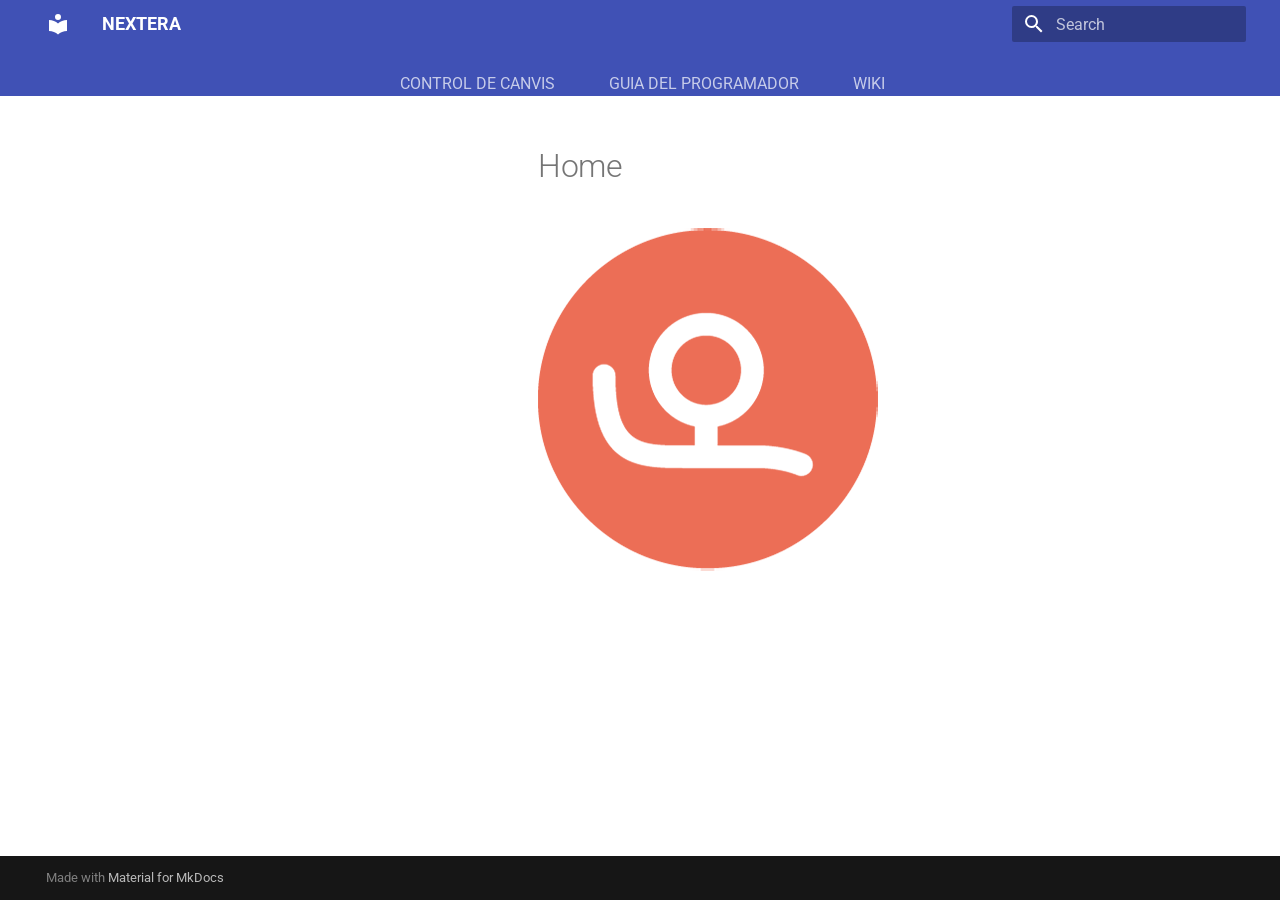
<file: index.html>
<!doctype html>
<html lang="en" class="no-js">
  <head>
    
      <meta charset="utf-8">
      <meta name="viewport" content="width=device-width,initial-scale=1">
      
      
      
      
      
      
      <link rel="icon" href="assets/images/favicon.png">
      <meta name="generator" content="mkdocs-1.6.1, mkdocs-material-9.6.7">
    
    
      
        <title>NEXTERA</title>
      
    
    
      <link rel="stylesheet" href="assets/stylesheets/main.8608ea7d.min.css">
      
        
        <link rel="stylesheet" href="assets/stylesheets/palette.06af60db.min.css">
      
      


    
    
      
    
    
      
        
        
        <link rel="preconnect" href="https://fonts.gstatic.com" crossorigin>
        <link rel="stylesheet" href="https://fonts.googleapis.com/css?family=Roboto:300,300i,400,400i,700,700i%7CRoboto+Mono:400,400i,700,700i&display=fallback">
        <style>:root{--md-text-font:"Roboto";--md-code-font:"Roboto Mono"}</style>
      
    
    
      <link rel="stylesheet" href="styles/extra.css">
    
    <script>__md_scope=new URL(".",location),__md_hash=e=>[...e].reduce(((e,_)=>(e<<5)-e+_.charCodeAt(0)),0),__md_get=(e,_=localStorage,t=__md_scope)=>JSON.parse(_.getItem(t.pathname+"."+e)),__md_set=(e,_,t=localStorage,a=__md_scope)=>{try{t.setItem(a.pathname+"."+e,JSON.stringify(_))}catch(e){}}</script>
    
      

    
    
    
  </head>
  
  
    
    
    
    
    
    <body dir="ltr" data-md-color-scheme="default" data-md-color-primary="indigo" data-md-color-accent="pink">
  
    
    <input class="md-toggle" data-md-toggle="drawer" type="checkbox" id="__drawer" autocomplete="off">
    <input class="md-toggle" data-md-toggle="search" type="checkbox" id="__search" autocomplete="off">
    <label class="md-overlay" for="__drawer"></label>
    <div data-md-component="skip">
      
    </div>
    <div data-md-component="announce">
      
    </div>
    
    
      

<header class="md-header" data-md-component="header">
  <nav class="md-header__inner md-grid" aria-label="Header">
    <a href="." title="NEXTERA" class="md-header__button md-logo" aria-label="NEXTERA" data-md-component="logo">
      
  
  <svg xmlns="http://www.w3.org/2000/svg" viewBox="0 0 24 24"><path d="M12 8a3 3 0 0 0 3-3 3 3 0 0 0-3-3 3 3 0 0 0-3 3 3 3 0 0 0 3 3m0 3.54C9.64 9.35 6.5 8 3 8v11c3.5 0 6.64 1.35 9 3.54 2.36-2.19 5.5-3.54 9-3.54V8c-3.5 0-6.64 1.35-9 3.54"/></svg>

    </a>
    <label class="md-header__button md-icon" for="__drawer">
      
      <svg xmlns="http://www.w3.org/2000/svg" viewBox="0 0 24 24"><path d="M3 6h18v2H3zm0 5h18v2H3zm0 5h18v2H3z"/></svg>
    </label>
    <div class="md-header__title" data-md-component="header-title">
      <div class="md-header__ellipsis">
        <div class="md-header__topic">
          <span class="md-ellipsis">
            NEXTERA
          </span>
        </div>
        <div class="md-header__topic" data-md-component="header-topic">
          <span class="md-ellipsis">
            
              Home
            
          </span>
        </div>
      </div>
    </div>
    
      
    
    
    
    
      <label class="md-header__button md-icon" for="__search">
        
        <svg xmlns="http://www.w3.org/2000/svg" viewBox="0 0 24 24"><path d="M9.5 3A6.5 6.5 0 0 1 16 9.5c0 1.61-.59 3.09-1.56 4.23l.27.27h.79l5 5-1.5 1.5-5-5v-.79l-.27-.27A6.52 6.52 0 0 1 9.5 16 6.5 6.5 0 0 1 3 9.5 6.5 6.5 0 0 1 9.5 3m0 2C7 5 5 7 5 9.5S7 14 9.5 14 14 12 14 9.5 12 5 9.5 5"/></svg>
      </label>
      <div class="md-search" data-md-component="search" role="dialog">
  <label class="md-search__overlay" for="__search"></label>
  <div class="md-search__inner" role="search">
    <form class="md-search__form" name="search">
      <input type="text" class="md-search__input" name="query" aria-label="Search" placeholder="Search" autocapitalize="off" autocorrect="off" autocomplete="off" spellcheck="false" data-md-component="search-query" required>
      <label class="md-search__icon md-icon" for="__search">
        
        <svg xmlns="http://www.w3.org/2000/svg" viewBox="0 0 24 24"><path d="M9.5 3A6.5 6.5 0 0 1 16 9.5c0 1.61-.59 3.09-1.56 4.23l.27.27h.79l5 5-1.5 1.5-5-5v-.79l-.27-.27A6.52 6.52 0 0 1 9.5 16 6.5 6.5 0 0 1 3 9.5 6.5 6.5 0 0 1 9.5 3m0 2C7 5 5 7 5 9.5S7 14 9.5 14 14 12 14 9.5 12 5 9.5 5"/></svg>
        
        <svg xmlns="http://www.w3.org/2000/svg" viewBox="0 0 24 24"><path d="M20 11v2H8l5.5 5.5-1.42 1.42L4.16 12l7.92-7.92L13.5 5.5 8 11z"/></svg>
      </label>
      <nav class="md-search__options" aria-label="Search">
        
        <button type="reset" class="md-search__icon md-icon" title="Clear" aria-label="Clear" tabindex="-1">
          
          <svg xmlns="http://www.w3.org/2000/svg" viewBox="0 0 24 24"><path d="M19 6.41 17.59 5 12 10.59 6.41 5 5 6.41 10.59 12 5 17.59 6.41 19 12 13.41 17.59 19 19 17.59 13.41 12z"/></svg>
        </button>
      </nav>
      
    </form>
    <div class="md-search__output">
      <div class="md-search__scrollwrap" tabindex="0" data-md-scrollfix>
        <div class="md-search-result" data-md-component="search-result">
          <div class="md-search-result__meta">
            Initializing search
          </div>
          <ol class="md-search-result__list" role="presentation"></ol>
        </div>
      </div>
    </div>
  </div>
</div>
    
    
  </nav>
  
</header>
    
    <div class="md-container" data-md-component="container">
      
      
        
          
            
<nav class="md-tabs" aria-label="Tabs" data-md-component="tabs">
  <div class="md-grid">
    <ul class="md-tabs__list">
      
        
  
  
  
    <li class="md-tabs__item">
      <a href="cdecanvis/" class="md-tabs__link">
        
  
    
  
  CONTROL DE CANVIS

      </a>
    </li>
  

      
        
  
  
  
    <li class="md-tabs__item">
      <a href="gprogramador/" class="md-tabs__link">
        
  
    
  
  GUIA DEL PROGRAMADOR

      </a>
    </li>
  

      
        
  
  
  
    <li class="md-tabs__item">
      <a href="wiki/" class="md-tabs__link">
        
  
    
  
  WIKI

      </a>
    </li>
  

      
    </ul>
  </div>
</nav>
          
        
      
      <main class="md-main" data-md-component="main">
        <div class="md-main__inner md-grid">
          
            
              
              <div class="md-sidebar md-sidebar--primary" data-md-component="sidebar" data-md-type="navigation" >
                <div class="md-sidebar__scrollwrap">
                  <div class="md-sidebar__inner">
                    


  


<nav class="md-nav md-nav--primary md-nav--lifted" aria-label="Navigation" data-md-level="0">
  <label class="md-nav__title" for="__drawer">
    <a href="." title="NEXTERA" class="md-nav__button md-logo" aria-label="NEXTERA" data-md-component="logo">
      
  
  <svg xmlns="http://www.w3.org/2000/svg" viewBox="0 0 24 24"><path d="M12 8a3 3 0 0 0 3-3 3 3 0 0 0-3-3 3 3 0 0 0-3 3 3 3 0 0 0 3 3m0 3.54C9.64 9.35 6.5 8 3 8v11c3.5 0 6.64 1.35 9 3.54 2.36-2.19 5.5-3.54 9-3.54V8c-3.5 0-6.64 1.35-9 3.54"/></svg>

    </a>
    NEXTERA
  </label>
  
  <ul class="md-nav__list" data-md-scrollfix>
    
      
      
  
  
  
  
    <li class="md-nav__item">
      <a href="cdecanvis/" class="md-nav__link">
        
  
  <span class="md-ellipsis">
    CONTROL DE CANVIS
    
  </span>
  

      </a>
    </li>
  

    
      
      
  
  
  
  
    <li class="md-nav__item">
      <a href="gprogramador/" class="md-nav__link">
        
  
  <span class="md-ellipsis">
    GUIA DEL PROGRAMADOR
    
  </span>
  

      </a>
    </li>
  

    
      
      
  
  
  
  
    <li class="md-nav__item">
      <a href="wiki/" class="md-nav__link">
        
  
  <span class="md-ellipsis">
    WIKI
    
  </span>
  

      </a>
    </li>
  

    
  </ul>
</nav>
                  </div>
                </div>
              </div>
            
            
              
              <div class="md-sidebar md-sidebar--secondary" data-md-component="sidebar" data-md-type="toc" >
                <div class="md-sidebar__scrollwrap">
                  <div class="md-sidebar__inner">
                    

<nav class="md-nav md-nav--secondary" aria-label="Table of contents">
  
  
  
  
</nav>
                  </div>
                </div>
              </div>
            
          
          
            <div class="md-content" data-md-component="content">
              <article class="md-content__inner md-typeset">
                
                  



  <h1>Home</h1>

<p><img alt="alt text" src="image-4.png" /></p>












                
              </article>
            </div>
          
          
<script>var target=document.getElementById(location.hash.slice(1));target&&target.name&&(target.checked=target.name.startsWith("__tabbed_"))</script>
        </div>
        
      </main>
      
        <footer class="md-footer">
  
  <div class="md-footer-meta md-typeset">
    <div class="md-footer-meta__inner md-grid">
      <div class="md-copyright">
  
  
    Made with
    <a href="https://squidfunk.github.io/mkdocs-material/" target="_blank" rel="noopener">
      Material for MkDocs
    </a>
  
</div>
      
    </div>
  </div>
</footer>
      
    </div>
    <div class="md-dialog" data-md-component="dialog">
      <div class="md-dialog__inner md-typeset"></div>
    </div>
    
    
    <script id="__config" type="application/json">{"base": ".", "features": ["navigation.tabs"], "search": "assets/javascripts/workers/search.f8cc74c7.min.js", "translations": {"clipboard.copied": "Copied to clipboard", "clipboard.copy": "Copy to clipboard", "search.result.more.one": "1 more on this page", "search.result.more.other": "# more on this page", "search.result.none": "No matching documents", "search.result.one": "1 matching document", "search.result.other": "# matching documents", "search.result.placeholder": "Type to start searching", "search.result.term.missing": "Missing", "select.version": "Select version"}}</script>
    
    
      <script src="assets/javascripts/bundle.c8b220af.min.js"></script>
      
    
  </body>
</html>
</file>
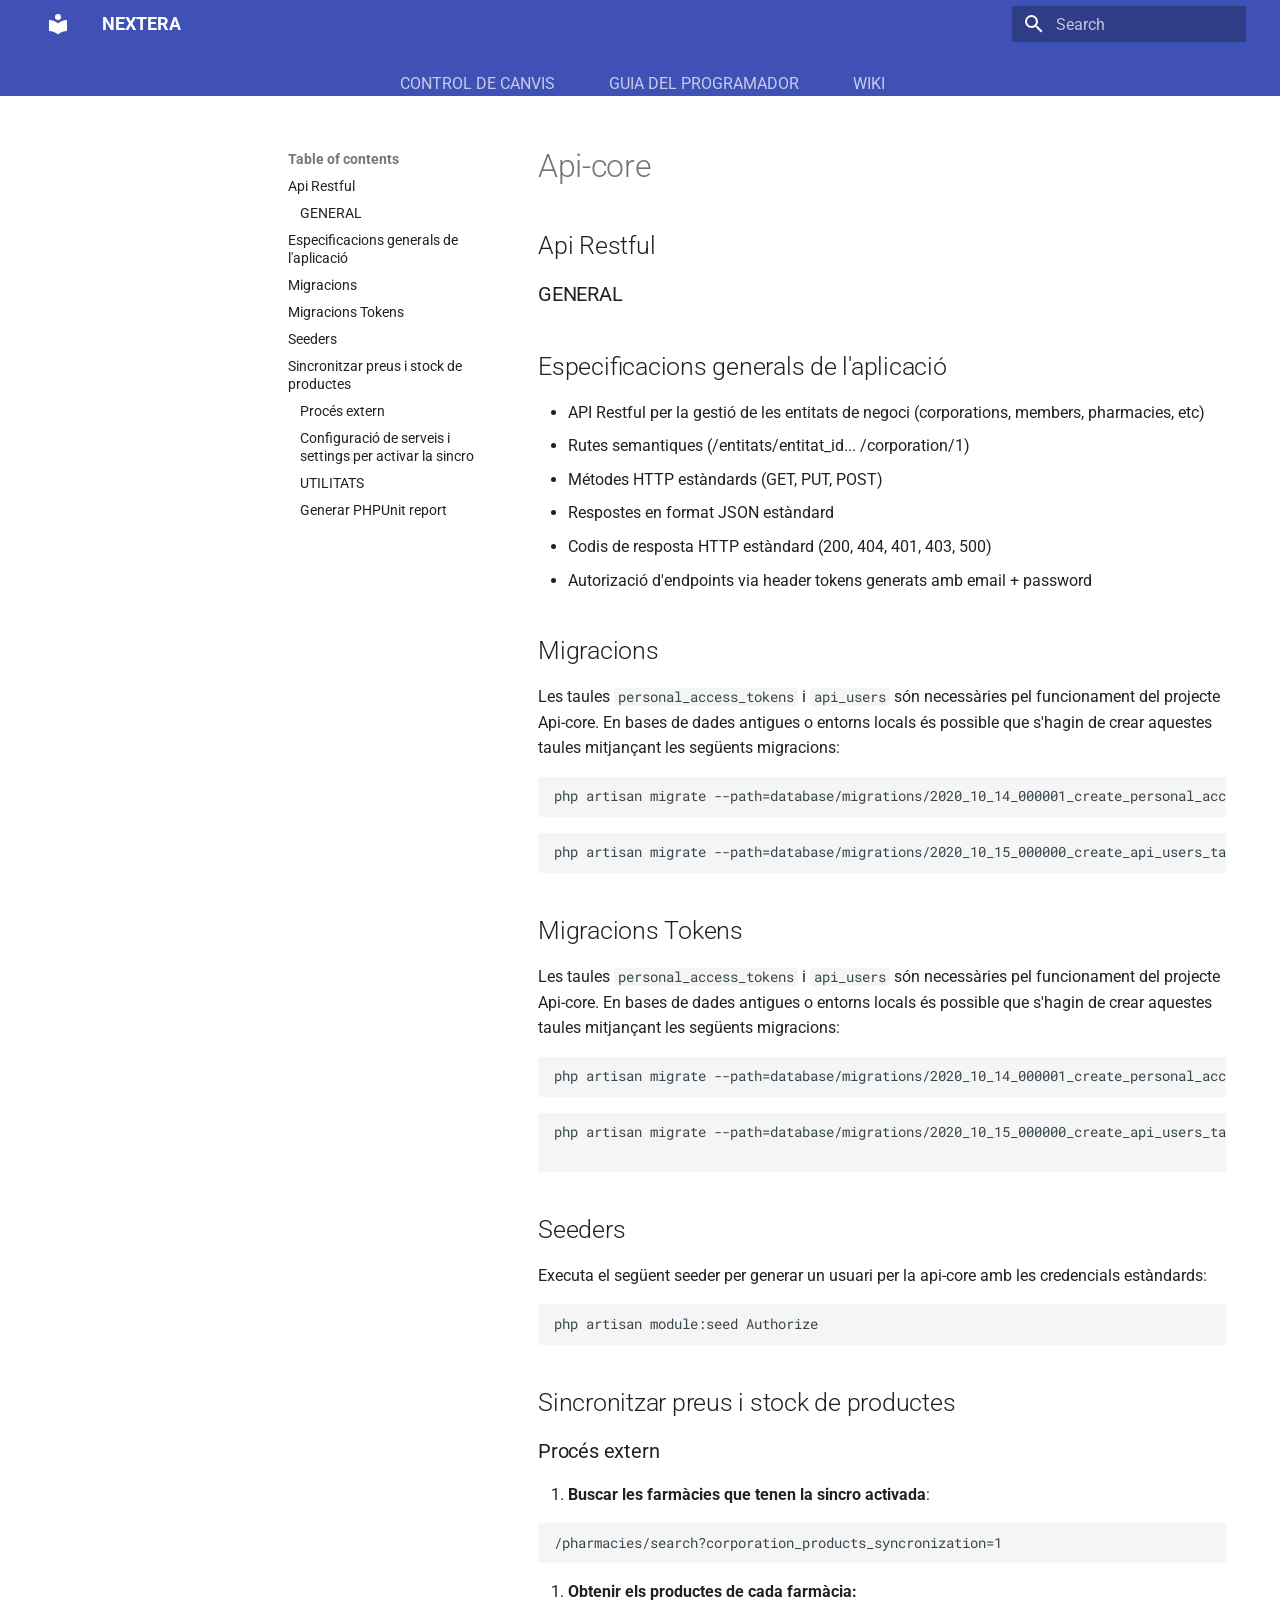
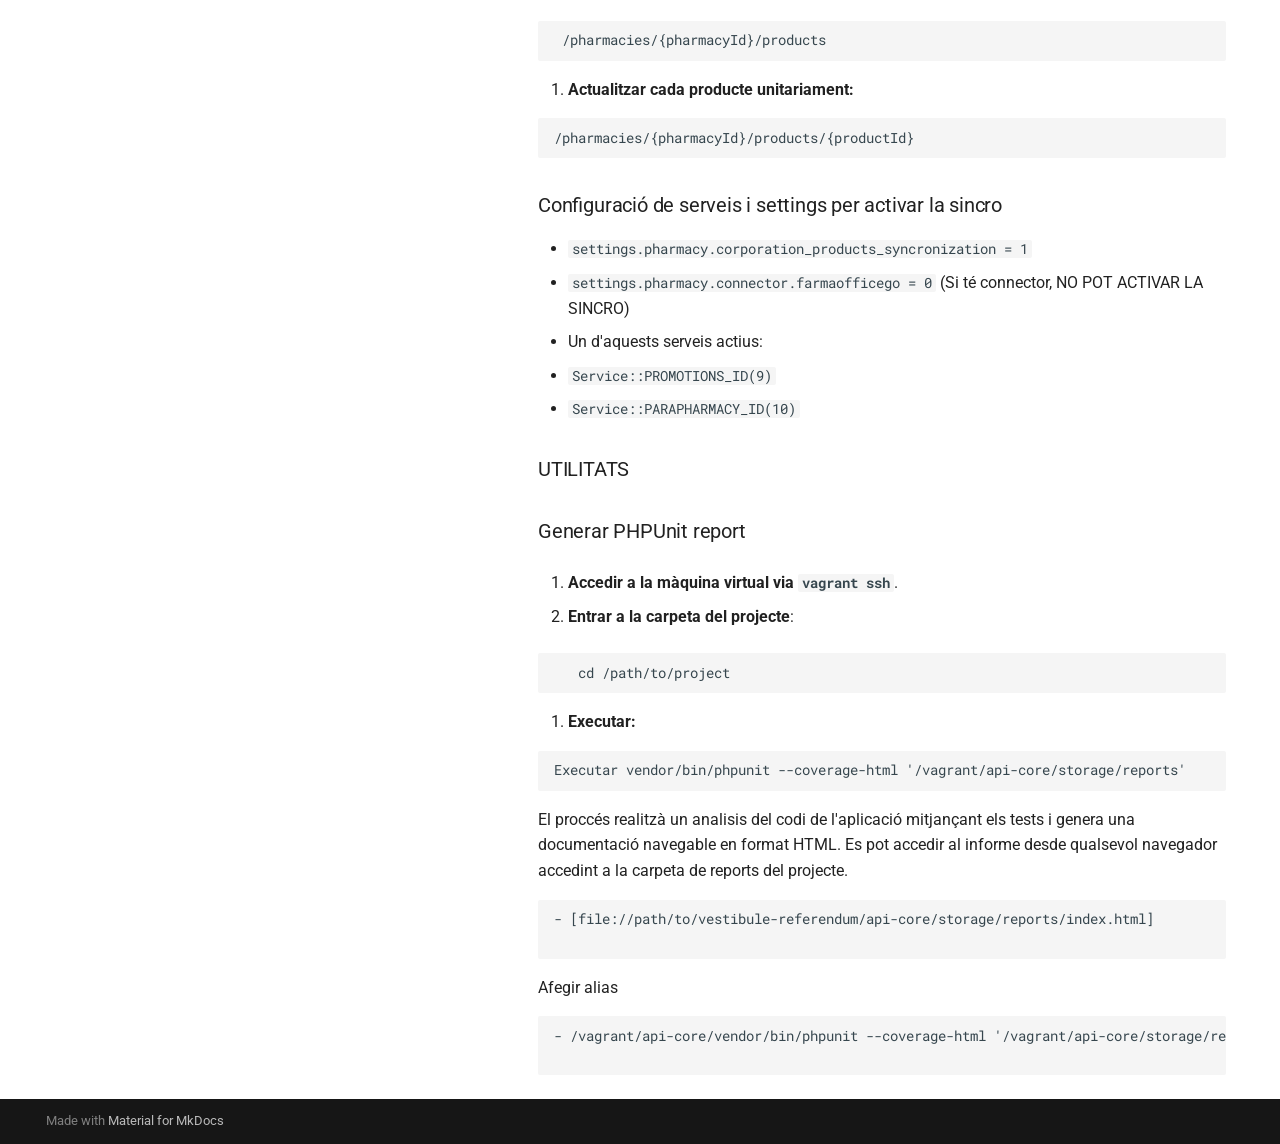
<file: api/index.html>
<!doctype html>
<html lang="en" class="no-js">
  <head>
    
      <meta charset="utf-8">
      <meta name="viewport" content="width=device-width,initial-scale=1">
      
      
      
      
      
      
      <link rel="icon" href="../assets/images/favicon.png">
      <meta name="generator" content="mkdocs-1.6.1, mkdocs-material-9.6.7">
    
    
      
        <title>Api-core - NEXTERA</title>
      
    
    
      <link rel="stylesheet" href="../assets/stylesheets/main.8608ea7d.min.css">
      
        
        <link rel="stylesheet" href="../assets/stylesheets/palette.06af60db.min.css">
      
      


    
    
      
    
    
      
        
        
        <link rel="preconnect" href="https://fonts.gstatic.com" crossorigin>
        <link rel="stylesheet" href="https://fonts.googleapis.com/css?family=Roboto:300,300i,400,400i,700,700i%7CRoboto+Mono:400,400i,700,700i&display=fallback">
        <style>:root{--md-text-font:"Roboto";--md-code-font:"Roboto Mono"}</style>
      
    
    
      <link rel="stylesheet" href="../styles/extra.css">
    
    <script>__md_scope=new URL("..",location),__md_hash=e=>[...e].reduce(((e,_)=>(e<<5)-e+_.charCodeAt(0)),0),__md_get=(e,_=localStorage,t=__md_scope)=>JSON.parse(_.getItem(t.pathname+"."+e)),__md_set=(e,_,t=localStorage,a=__md_scope)=>{try{t.setItem(a.pathname+"."+e,JSON.stringify(_))}catch(e){}}</script>
    
      

    
    
    
  </head>
  
  
    
    
    
    
    
    <body dir="ltr" data-md-color-scheme="default" data-md-color-primary="indigo" data-md-color-accent="pink">
  
    
    <input class="md-toggle" data-md-toggle="drawer" type="checkbox" id="__drawer" autocomplete="off">
    <input class="md-toggle" data-md-toggle="search" type="checkbox" id="__search" autocomplete="off">
    <label class="md-overlay" for="__drawer"></label>
    <div data-md-component="skip">
      
        
        <a href="#api-core" class="md-skip">
          Skip to content
        </a>
      
    </div>
    <div data-md-component="announce">
      
    </div>
    
    
      

<header class="md-header" data-md-component="header">
  <nav class="md-header__inner md-grid" aria-label="Header">
    <a href=".." title="NEXTERA" class="md-header__button md-logo" aria-label="NEXTERA" data-md-component="logo">
      
  
  <svg xmlns="http://www.w3.org/2000/svg" viewBox="0 0 24 24"><path d="M12 8a3 3 0 0 0 3-3 3 3 0 0 0-3-3 3 3 0 0 0-3 3 3 3 0 0 0 3 3m0 3.54C9.64 9.35 6.5 8 3 8v11c3.5 0 6.64 1.35 9 3.54 2.36-2.19 5.5-3.54 9-3.54V8c-3.5 0-6.64 1.35-9 3.54"/></svg>

    </a>
    <label class="md-header__button md-icon" for="__drawer">
      
      <svg xmlns="http://www.w3.org/2000/svg" viewBox="0 0 24 24"><path d="M3 6h18v2H3zm0 5h18v2H3zm0 5h18v2H3z"/></svg>
    </label>
    <div class="md-header__title" data-md-component="header-title">
      <div class="md-header__ellipsis">
        <div class="md-header__topic">
          <span class="md-ellipsis">
            NEXTERA
          </span>
        </div>
        <div class="md-header__topic" data-md-component="header-topic">
          <span class="md-ellipsis">
            
              Api-core
            
          </span>
        </div>
      </div>
    </div>
    
      
    
    
    
    
      <label class="md-header__button md-icon" for="__search">
        
        <svg xmlns="http://www.w3.org/2000/svg" viewBox="0 0 24 24"><path d="M9.5 3A6.5 6.5 0 0 1 16 9.5c0 1.61-.59 3.09-1.56 4.23l.27.27h.79l5 5-1.5 1.5-5-5v-.79l-.27-.27A6.52 6.52 0 0 1 9.5 16 6.5 6.5 0 0 1 3 9.5 6.5 6.5 0 0 1 9.5 3m0 2C7 5 5 7 5 9.5S7 14 9.5 14 14 12 14 9.5 12 5 9.5 5"/></svg>
      </label>
      <div class="md-search" data-md-component="search" role="dialog">
  <label class="md-search__overlay" for="__search"></label>
  <div class="md-search__inner" role="search">
    <form class="md-search__form" name="search">
      <input type="text" class="md-search__input" name="query" aria-label="Search" placeholder="Search" autocapitalize="off" autocorrect="off" autocomplete="off" spellcheck="false" data-md-component="search-query" required>
      <label class="md-search__icon md-icon" for="__search">
        
        <svg xmlns="http://www.w3.org/2000/svg" viewBox="0 0 24 24"><path d="M9.5 3A6.5 6.5 0 0 1 16 9.5c0 1.61-.59 3.09-1.56 4.23l.27.27h.79l5 5-1.5 1.5-5-5v-.79l-.27-.27A6.52 6.52 0 0 1 9.5 16 6.5 6.5 0 0 1 3 9.5 6.5 6.5 0 0 1 9.5 3m0 2C7 5 5 7 5 9.5S7 14 9.5 14 14 12 14 9.5 12 5 9.5 5"/></svg>
        
        <svg xmlns="http://www.w3.org/2000/svg" viewBox="0 0 24 24"><path d="M20 11v2H8l5.5 5.5-1.42 1.42L4.16 12l7.92-7.92L13.5 5.5 8 11z"/></svg>
      </label>
      <nav class="md-search__options" aria-label="Search">
        
        <button type="reset" class="md-search__icon md-icon" title="Clear" aria-label="Clear" tabindex="-1">
          
          <svg xmlns="http://www.w3.org/2000/svg" viewBox="0 0 24 24"><path d="M19 6.41 17.59 5 12 10.59 6.41 5 5 6.41 10.59 12 5 17.59 6.41 19 12 13.41 17.59 19 19 17.59 13.41 12z"/></svg>
        </button>
      </nav>
      
    </form>
    <div class="md-search__output">
      <div class="md-search__scrollwrap" tabindex="0" data-md-scrollfix>
        <div class="md-search-result" data-md-component="search-result">
          <div class="md-search-result__meta">
            Initializing search
          </div>
          <ol class="md-search-result__list" role="presentation"></ol>
        </div>
      </div>
    </div>
  </div>
</div>
    
    
  </nav>
  
</header>
    
    <div class="md-container" data-md-component="container">
      
      
        
          
            
<nav class="md-tabs" aria-label="Tabs" data-md-component="tabs">
  <div class="md-grid">
    <ul class="md-tabs__list">
      
        
  
  
  
    <li class="md-tabs__item">
      <a href="../cdecanvis/" class="md-tabs__link">
        
  
    
  
  CONTROL DE CANVIS

      </a>
    </li>
  

      
        
  
  
  
    <li class="md-tabs__item">
      <a href="../gprogramador/" class="md-tabs__link">
        
  
    
  
  GUIA DEL PROGRAMADOR

      </a>
    </li>
  

      
        
  
  
  
    <li class="md-tabs__item">
      <a href="../wiki/" class="md-tabs__link">
        
  
    
  
  WIKI

      </a>
    </li>
  

      
    </ul>
  </div>
</nav>
          
        
      
      <main class="md-main" data-md-component="main">
        <div class="md-main__inner md-grid">
          
            
              
              <div class="md-sidebar md-sidebar--primary" data-md-component="sidebar" data-md-type="navigation" >
                <div class="md-sidebar__scrollwrap">
                  <div class="md-sidebar__inner">
                    


  


<nav class="md-nav md-nav--primary md-nav--lifted" aria-label="Navigation" data-md-level="0">
  <label class="md-nav__title" for="__drawer">
    <a href=".." title="NEXTERA" class="md-nav__button md-logo" aria-label="NEXTERA" data-md-component="logo">
      
  
  <svg xmlns="http://www.w3.org/2000/svg" viewBox="0 0 24 24"><path d="M12 8a3 3 0 0 0 3-3 3 3 0 0 0-3-3 3 3 0 0 0-3 3 3 3 0 0 0 3 3m0 3.54C9.64 9.35 6.5 8 3 8v11c3.5 0 6.64 1.35 9 3.54 2.36-2.19 5.5-3.54 9-3.54V8c-3.5 0-6.64 1.35-9 3.54"/></svg>

    </a>
    NEXTERA
  </label>
  
  <ul class="md-nav__list" data-md-scrollfix>
    
      
      
  
  
  
  
    <li class="md-nav__item">
      <a href="../cdecanvis/" class="md-nav__link">
        
  
  <span class="md-ellipsis">
    CONTROL DE CANVIS
    
  </span>
  

      </a>
    </li>
  

    
      
      
  
  
  
  
    <li class="md-nav__item">
      <a href="../gprogramador/" class="md-nav__link">
        
  
  <span class="md-ellipsis">
    GUIA DEL PROGRAMADOR
    
  </span>
  

      </a>
    </li>
  

    
      
      
  
  
  
  
    <li class="md-nav__item">
      <a href="../wiki/" class="md-nav__link">
        
  
  <span class="md-ellipsis">
    WIKI
    
  </span>
  

      </a>
    </li>
  

    
  </ul>
</nav>
                  </div>
                </div>
              </div>
            
            
              
              <div class="md-sidebar md-sidebar--secondary" data-md-component="sidebar" data-md-type="toc" >
                <div class="md-sidebar__scrollwrap">
                  <div class="md-sidebar__inner">
                    

<nav class="md-nav md-nav--secondary" aria-label="Table of contents">
  
  
  
    
  
  
    <label class="md-nav__title" for="__toc">
      <span class="md-nav__icon md-icon"></span>
      Table of contents
    </label>
    <ul class="md-nav__list" data-md-component="toc" data-md-scrollfix>
      
        <li class="md-nav__item">
  <a href="#api-restful" class="md-nav__link">
    <span class="md-ellipsis">
      Api Restful
    </span>
  </a>
  
    <nav class="md-nav" aria-label="Api Restful">
      <ul class="md-nav__list">
        
          <li class="md-nav__item">
  <a href="#general" class="md-nav__link">
    <span class="md-ellipsis">
      GENERAL
    </span>
  </a>
  
</li>
        
      </ul>
    </nav>
  
</li>
      
        <li class="md-nav__item">
  <a href="#especificacions-generals-de-laplicacio" class="md-nav__link">
    <span class="md-ellipsis">
      Especificacions generals de l'aplicació
    </span>
  </a>
  
</li>
      
        <li class="md-nav__item">
  <a href="#migracions" class="md-nav__link">
    <span class="md-ellipsis">
      Migracions
    </span>
  </a>
  
</li>
      
        <li class="md-nav__item">
  <a href="#migracions-tokens" class="md-nav__link">
    <span class="md-ellipsis">
      Migracions Tokens
    </span>
  </a>
  
</li>
      
        <li class="md-nav__item">
  <a href="#seeders" class="md-nav__link">
    <span class="md-ellipsis">
      Seeders
    </span>
  </a>
  
</li>
      
        <li class="md-nav__item">
  <a href="#sincronitzar-preus-i-stock-de-productes" class="md-nav__link">
    <span class="md-ellipsis">
      Sincronitzar preus i stock de productes
    </span>
  </a>
  
    <nav class="md-nav" aria-label="Sincronitzar preus i stock de productes">
      <ul class="md-nav__list">
        
          <li class="md-nav__item">
  <a href="#proces-extern" class="md-nav__link">
    <span class="md-ellipsis">
      Procés extern
    </span>
  </a>
  
</li>
        
          <li class="md-nav__item">
  <a href="#configuracio-de-serveis-i-settings-per-activar-la-sincro" class="md-nav__link">
    <span class="md-ellipsis">
      Configuració de serveis i settings per activar la sincro
    </span>
  </a>
  
</li>
        
          <li class="md-nav__item">
  <a href="#utilitats" class="md-nav__link">
    <span class="md-ellipsis">
      UTILITATS
    </span>
  </a>
  
</li>
        
          <li class="md-nav__item">
  <a href="#generar-phpunit-report" class="md-nav__link">
    <span class="md-ellipsis">
      Generar PHPUnit report
    </span>
  </a>
  
</li>
        
      </ul>
    </nav>
  
</li>
      
    </ul>
  
</nav>
                  </div>
                </div>
              </div>
            
          
          
            <div class="md-content" data-md-component="content">
              <article class="md-content__inner md-typeset">
                
                  



<h1 id="api-core">Api-core</h1>
<h2 id="api-restful">Api Restful</h2>
<h3 id="general">GENERAL</h3>
<h2 id="especificacions-generals-de-laplicacio">Especificacions generals de l'aplicació</h2>
<ul>
<li>API Restful per la gestió de les entitats de negoci (corporations, members, pharmacies, etc)</li>
<li>Rutes semantiques (/entitats/entitat_id... /corporation/1)</li>
<li>Métodes HTTP estàndards (GET, PUT, POST)</li>
<li>Respostes en format JSON estàndard</li>
<li>Codis de resposta HTTP estàndard (200, 404, 401, 403, 500)</li>
<li>Autorizació d'endpoints via header tokens generats amb email + password</li>
</ul>
<h2 id="migracions">Migracions</h2>
<p>Les taules <code>personal_access_tokens</code> i <code>api_users</code> són necessàries pel funcionament del projecte Api-core. En bases de dades antigues o entorns locals és possible que s'hagin de crear aquestes taules mitjançant les següents migracions:</p>
<pre><code class="language-bash">php artisan migrate --path=database/migrations/2020_10_14_000001_create_personal_access_tokens_table.php
</code></pre>
<pre><code class="language-bash">php artisan migrate --path=database/migrations/2020_10_15_000000_create_api_users_table.php
</code></pre>
<h2 id="migracions-tokens">Migracions Tokens</h2>
<p>Les taules <code>personal_access_tokens</code> i <code>api_users</code> són necessàries pel funcionament del projecte Api-core. En bases de dades antigues o entorns locals és possible que s'hagin de crear aquestes taules mitjançant les següents migracions:</p>
<pre><code class="language-bash">php artisan migrate --path=database/migrations/2020_10_14_000001_create_personal_access_tokens_table.php
</code></pre>
<pre><code class="language-sh">php artisan migrate --path=database/migrations/2020_10_15_000000_create_api_users_table.php

</code></pre>
<h2 id="seeders">Seeders</h2>
<p>Executa el següent seeder per generar un usuari per la api-core amb les credencials estàndards:</p>
<pre><code class="language-bash">php artisan module:seed Authorize
</code></pre>
<h2 id="sincronitzar-preus-i-stock-de-productes">Sincronitzar preus i stock de productes</h2>
<h3 id="proces-extern">Procés extern</h3>
<ol>
<li><strong>Buscar les farmàcies que tenen la sincro activada</strong>:</li>
</ol>
<pre><code class="language-sh">/pharmacies/search?corporation_products_syncronization=1
</code></pre>
<ol>
<li><strong>Obtenir els productes de cada farmàcia:</strong></li>
</ol>
<pre><code class="language-sh"> /pharmacies/{pharmacyId}/products
</code></pre>
<ol>
<li><strong>Actualitzar cada producte unitariament:</strong></li>
</ol>
<pre><code class="language-sh">/pharmacies/{pharmacyId}/products/{productId}
</code></pre>
<h3 id="configuracio-de-serveis-i-settings-per-activar-la-sincro">Configuració de serveis i settings per activar la sincro</h3>
<ul>
<li><code>settings.pharmacy.corporation_products_syncronization = 1</code></li>
<li><code>settings.pharmacy.connector.farmaofficego = 0</code> (Si té connector, NO POT ACTIVAR LA SINCRO)</li>
<li>Un d'aquests serveis actius:</li>
<li><code>Service::PROMOTIONS_ID(9)</code></li>
<li><code>Service::PARAPHARMACY_ID(10)</code></li>
</ul>
<h3 id="utilitats">UTILITATS</h3>
<h3 id="generar-phpunit-report">Generar PHPUnit report</h3>
<ol>
<li>
<p><strong>Accedir a la màquina virtual via <code>vagrant ssh</code></strong>.</p>
</li>
<li>
<p><strong>Entrar a la carpeta del projecte</strong>:</p>
</li>
</ol>
<pre><code class="language-bash">   cd /path/to/project
</code></pre>
<ol>
<li><strong>Executar:</strong></li>
</ol>
<pre><code class="language-sh">Executar vendor/bin/phpunit --coverage-html '/vagrant/api-core/storage/reports'
</code></pre>
<p>El proccés realitzà un analisis del codi de l'aplicació mitjançant els tests i genera una documentació navegable en format HTML. Es pot accedir al informe desde qualsevol navegador accedint a la carpeta de reports del projecte.</p>
<pre><code class="language-sh">- [file://path/to/vestibule-referendum/api-core/storage/reports/index.html]

</code></pre>
<p>Afegir alias </p>
<pre><code class="language-sh">- /vagrant/api-core/vendor/bin/phpunit --coverage-html '/vagrant/api-core/storage/reports' --configuration '/vagrant/api-core/phpunit.xml'

</code></pre>












                
              </article>
            </div>
          
          
<script>var target=document.getElementById(location.hash.slice(1));target&&target.name&&(target.checked=target.name.startsWith("__tabbed_"))</script>
        </div>
        
      </main>
      
        <footer class="md-footer">
  
  <div class="md-footer-meta md-typeset">
    <div class="md-footer-meta__inner md-grid">
      <div class="md-copyright">
  
  
    Made with
    <a href="https://squidfunk.github.io/mkdocs-material/" target="_blank" rel="noopener">
      Material for MkDocs
    </a>
  
</div>
      
    </div>
  </div>
</footer>
      
    </div>
    <div class="md-dialog" data-md-component="dialog">
      <div class="md-dialog__inner md-typeset"></div>
    </div>
    
    
    <script id="__config" type="application/json">{"base": "..", "features": ["navigation.tabs"], "search": "../assets/javascripts/workers/search.f8cc74c7.min.js", "translations": {"clipboard.copied": "Copied to clipboard", "clipboard.copy": "Copy to clipboard", "search.result.more.one": "1 more on this page", "search.result.more.other": "# more on this page", "search.result.none": "No matching documents", "search.result.one": "1 matching document", "search.result.other": "# matching documents", "search.result.placeholder": "Type to start searching", "search.result.term.missing": "Missing", "select.version": "Select version"}}</script>
    
    
      <script src="../assets/javascripts/bundle.c8b220af.min.js"></script>
      
    
  </body>
</html>
</file>
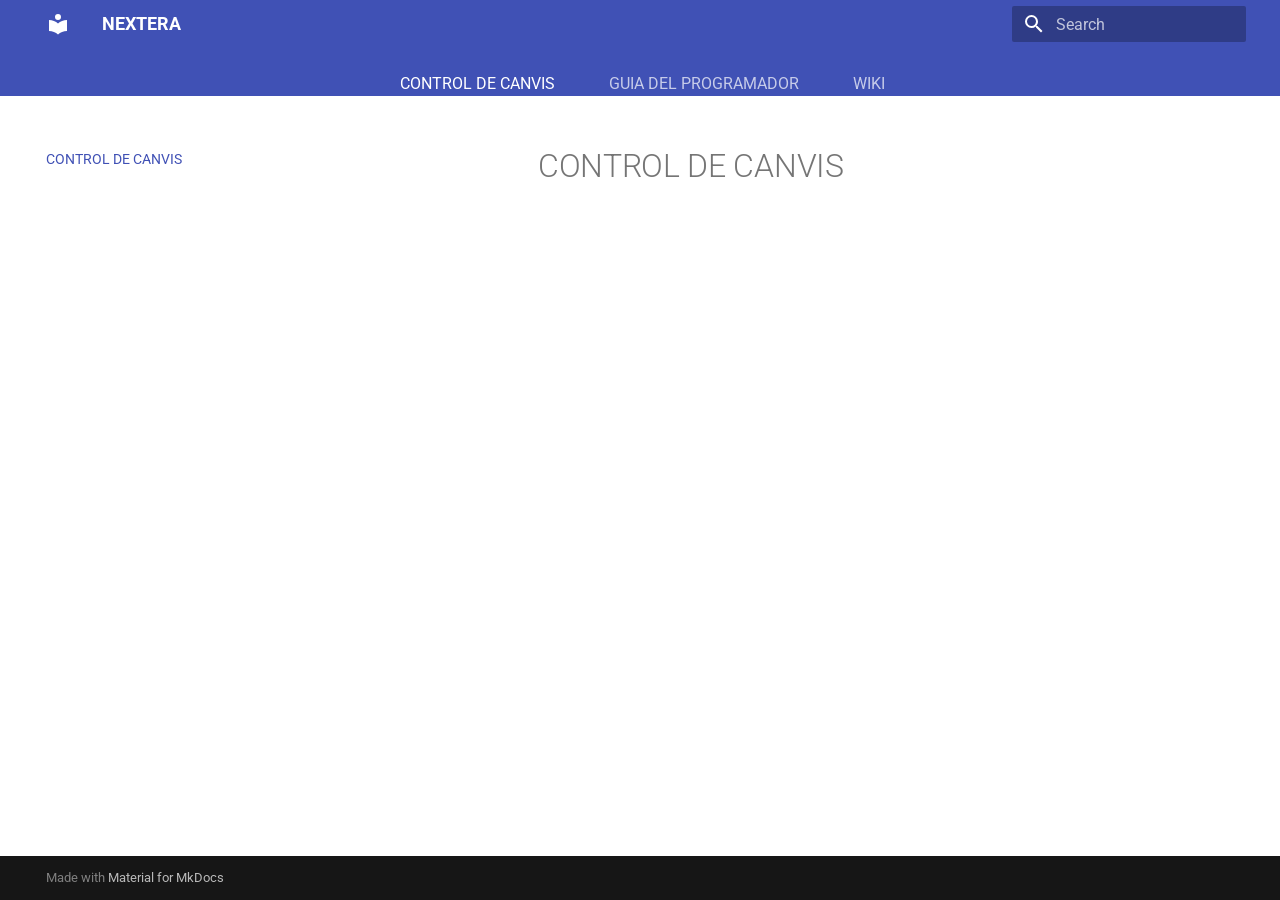
<file: cdecanvis/index.html>
<!doctype html>
<html lang="en" class="no-js">
  <head>
    
      <meta charset="utf-8">
      <meta name="viewport" content="width=device-width,initial-scale=1">
      
      
      
      
      
        <link rel="next" href="../gprogramador/">
      
      
      <link rel="icon" href="../assets/images/favicon.png">
      <meta name="generator" content="mkdocs-1.6.1, mkdocs-material-9.6.7">
    
    
      
        <title>CONTROL DE CANVIS - NEXTERA</title>
      
    
    
      <link rel="stylesheet" href="../assets/stylesheets/main.8608ea7d.min.css">
      
        
        <link rel="stylesheet" href="../assets/stylesheets/palette.06af60db.min.css">
      
      


    
    
      
    
    
      
        
        
        <link rel="preconnect" href="https://fonts.gstatic.com" crossorigin>
        <link rel="stylesheet" href="https://fonts.googleapis.com/css?family=Roboto:300,300i,400,400i,700,700i%7CRoboto+Mono:400,400i,700,700i&display=fallback">
        <style>:root{--md-text-font:"Roboto";--md-code-font:"Roboto Mono"}</style>
      
    
    
      <link rel="stylesheet" href="../styles/extra.css">
    
    <script>__md_scope=new URL("..",location),__md_hash=e=>[...e].reduce(((e,_)=>(e<<5)-e+_.charCodeAt(0)),0),__md_get=(e,_=localStorage,t=__md_scope)=>JSON.parse(_.getItem(t.pathname+"."+e)),__md_set=(e,_,t=localStorage,a=__md_scope)=>{try{t.setItem(a.pathname+"."+e,JSON.stringify(_))}catch(e){}}</script>
    
      

    
    
    
  </head>
  
  
    
    
    
    
    
    <body dir="ltr" data-md-color-scheme="default" data-md-color-primary="indigo" data-md-color-accent="pink">
  
    
    <input class="md-toggle" data-md-toggle="drawer" type="checkbox" id="__drawer" autocomplete="off">
    <input class="md-toggle" data-md-toggle="search" type="checkbox" id="__search" autocomplete="off">
    <label class="md-overlay" for="__drawer"></label>
    <div data-md-component="skip">
      
    </div>
    <div data-md-component="announce">
      
    </div>
    
    
      

<header class="md-header" data-md-component="header">
  <nav class="md-header__inner md-grid" aria-label="Header">
    <a href=".." title="NEXTERA" class="md-header__button md-logo" aria-label="NEXTERA" data-md-component="logo">
      
  
  <svg xmlns="http://www.w3.org/2000/svg" viewBox="0 0 24 24"><path d="M12 8a3 3 0 0 0 3-3 3 3 0 0 0-3-3 3 3 0 0 0-3 3 3 3 0 0 0 3 3m0 3.54C9.64 9.35 6.5 8 3 8v11c3.5 0 6.64 1.35 9 3.54 2.36-2.19 5.5-3.54 9-3.54V8c-3.5 0-6.64 1.35-9 3.54"/></svg>

    </a>
    <label class="md-header__button md-icon" for="__drawer">
      
      <svg xmlns="http://www.w3.org/2000/svg" viewBox="0 0 24 24"><path d="M3 6h18v2H3zm0 5h18v2H3zm0 5h18v2H3z"/></svg>
    </label>
    <div class="md-header__title" data-md-component="header-title">
      <div class="md-header__ellipsis">
        <div class="md-header__topic">
          <span class="md-ellipsis">
            NEXTERA
          </span>
        </div>
        <div class="md-header__topic" data-md-component="header-topic">
          <span class="md-ellipsis">
            
              CONTROL DE CANVIS
            
          </span>
        </div>
      </div>
    </div>
    
      
    
    
    
    
      <label class="md-header__button md-icon" for="__search">
        
        <svg xmlns="http://www.w3.org/2000/svg" viewBox="0 0 24 24"><path d="M9.5 3A6.5 6.5 0 0 1 16 9.5c0 1.61-.59 3.09-1.56 4.23l.27.27h.79l5 5-1.5 1.5-5-5v-.79l-.27-.27A6.52 6.52 0 0 1 9.5 16 6.5 6.5 0 0 1 3 9.5 6.5 6.5 0 0 1 9.5 3m0 2C7 5 5 7 5 9.5S7 14 9.5 14 14 12 14 9.5 12 5 9.5 5"/></svg>
      </label>
      <div class="md-search" data-md-component="search" role="dialog">
  <label class="md-search__overlay" for="__search"></label>
  <div class="md-search__inner" role="search">
    <form class="md-search__form" name="search">
      <input type="text" class="md-search__input" name="query" aria-label="Search" placeholder="Search" autocapitalize="off" autocorrect="off" autocomplete="off" spellcheck="false" data-md-component="search-query" required>
      <label class="md-search__icon md-icon" for="__search">
        
        <svg xmlns="http://www.w3.org/2000/svg" viewBox="0 0 24 24"><path d="M9.5 3A6.5 6.5 0 0 1 16 9.5c0 1.61-.59 3.09-1.56 4.23l.27.27h.79l5 5-1.5 1.5-5-5v-.79l-.27-.27A6.52 6.52 0 0 1 9.5 16 6.5 6.5 0 0 1 3 9.5 6.5 6.5 0 0 1 9.5 3m0 2C7 5 5 7 5 9.5S7 14 9.5 14 14 12 14 9.5 12 5 9.5 5"/></svg>
        
        <svg xmlns="http://www.w3.org/2000/svg" viewBox="0 0 24 24"><path d="M20 11v2H8l5.5 5.5-1.42 1.42L4.16 12l7.92-7.92L13.5 5.5 8 11z"/></svg>
      </label>
      <nav class="md-search__options" aria-label="Search">
        
        <button type="reset" class="md-search__icon md-icon" title="Clear" aria-label="Clear" tabindex="-1">
          
          <svg xmlns="http://www.w3.org/2000/svg" viewBox="0 0 24 24"><path d="M19 6.41 17.59 5 12 10.59 6.41 5 5 6.41 10.59 12 5 17.59 6.41 19 12 13.41 17.59 19 19 17.59 13.41 12z"/></svg>
        </button>
      </nav>
      
    </form>
    <div class="md-search__output">
      <div class="md-search__scrollwrap" tabindex="0" data-md-scrollfix>
        <div class="md-search-result" data-md-component="search-result">
          <div class="md-search-result__meta">
            Initializing search
          </div>
          <ol class="md-search-result__list" role="presentation"></ol>
        </div>
      </div>
    </div>
  </div>
</div>
    
    
  </nav>
  
</header>
    
    <div class="md-container" data-md-component="container">
      
      
        
          
            
<nav class="md-tabs" aria-label="Tabs" data-md-component="tabs">
  <div class="md-grid">
    <ul class="md-tabs__list">
      
        
  
  
    
  
  
    <li class="md-tabs__item md-tabs__item--active">
      <a href="./" class="md-tabs__link">
        
  
    
  
  CONTROL DE CANVIS

      </a>
    </li>
  

      
        
  
  
  
    <li class="md-tabs__item">
      <a href="../gprogramador/" class="md-tabs__link">
        
  
    
  
  GUIA DEL PROGRAMADOR

      </a>
    </li>
  

      
        
  
  
  
    <li class="md-tabs__item">
      <a href="../wiki/" class="md-tabs__link">
        
  
    
  
  WIKI

      </a>
    </li>
  

      
    </ul>
  </div>
</nav>
          
        
      
      <main class="md-main" data-md-component="main">
        <div class="md-main__inner md-grid">
          
            
              
              <div class="md-sidebar md-sidebar--primary" data-md-component="sidebar" data-md-type="navigation" >
                <div class="md-sidebar__scrollwrap">
                  <div class="md-sidebar__inner">
                    


  


<nav class="md-nav md-nav--primary md-nav--lifted" aria-label="Navigation" data-md-level="0">
  <label class="md-nav__title" for="__drawer">
    <a href=".." title="NEXTERA" class="md-nav__button md-logo" aria-label="NEXTERA" data-md-component="logo">
      
  
  <svg xmlns="http://www.w3.org/2000/svg" viewBox="0 0 24 24"><path d="M12 8a3 3 0 0 0 3-3 3 3 0 0 0-3-3 3 3 0 0 0-3 3 3 3 0 0 0 3 3m0 3.54C9.64 9.35 6.5 8 3 8v11c3.5 0 6.64 1.35 9 3.54 2.36-2.19 5.5-3.54 9-3.54V8c-3.5 0-6.64 1.35-9 3.54"/></svg>

    </a>
    NEXTERA
  </label>
  
  <ul class="md-nav__list" data-md-scrollfix>
    
      
      
  
  
    
  
  
  
    <li class="md-nav__item md-nav__item--active">
      
      <input class="md-nav__toggle md-toggle" type="checkbox" id="__toc">
      
      
      
      <a href="./" class="md-nav__link md-nav__link--active">
        
  
  <span class="md-ellipsis">
    CONTROL DE CANVIS
    
  </span>
  

      </a>
      
    </li>
  

    
      
      
  
  
  
  
    <li class="md-nav__item">
      <a href="../gprogramador/" class="md-nav__link">
        
  
  <span class="md-ellipsis">
    GUIA DEL PROGRAMADOR
    
  </span>
  

      </a>
    </li>
  

    
      
      
  
  
  
  
    <li class="md-nav__item">
      <a href="../wiki/" class="md-nav__link">
        
  
  <span class="md-ellipsis">
    WIKI
    
  </span>
  

      </a>
    </li>
  

    
  </ul>
</nav>
                  </div>
                </div>
              </div>
            
            
              
              <div class="md-sidebar md-sidebar--secondary" data-md-component="sidebar" data-md-type="toc" >
                <div class="md-sidebar__scrollwrap">
                  <div class="md-sidebar__inner">
                    

<nav class="md-nav md-nav--secondary" aria-label="Table of contents">
  
  
  
  
</nav>
                  </div>
                </div>
              </div>
            
          
          
            <div class="md-content" data-md-component="content">
              <article class="md-content__inner md-typeset">
                
                  



  <h1>CONTROL DE CANVIS</h1>














                
              </article>
            </div>
          
          
<script>var target=document.getElementById(location.hash.slice(1));target&&target.name&&(target.checked=target.name.startsWith("__tabbed_"))</script>
        </div>
        
      </main>
      
        <footer class="md-footer">
  
  <div class="md-footer-meta md-typeset">
    <div class="md-footer-meta__inner md-grid">
      <div class="md-copyright">
  
  
    Made with
    <a href="https://squidfunk.github.io/mkdocs-material/" target="_blank" rel="noopener">
      Material for MkDocs
    </a>
  
</div>
      
    </div>
  </div>
</footer>
      
    </div>
    <div class="md-dialog" data-md-component="dialog">
      <div class="md-dialog__inner md-typeset"></div>
    </div>
    
    
    <script id="__config" type="application/json">{"base": "..", "features": ["navigation.tabs"], "search": "../assets/javascripts/workers/search.f8cc74c7.min.js", "translations": {"clipboard.copied": "Copied to clipboard", "clipboard.copy": "Copy to clipboard", "search.result.more.one": "1 more on this page", "search.result.more.other": "# more on this page", "search.result.none": "No matching documents", "search.result.one": "1 matching document", "search.result.other": "# matching documents", "search.result.placeholder": "Type to start searching", "search.result.term.missing": "Missing", "select.version": "Select version"}}</script>
    
    
      <script src="../assets/javascripts/bundle.c8b220af.min.js"></script>
      
    
  </body>
</html>
</file>
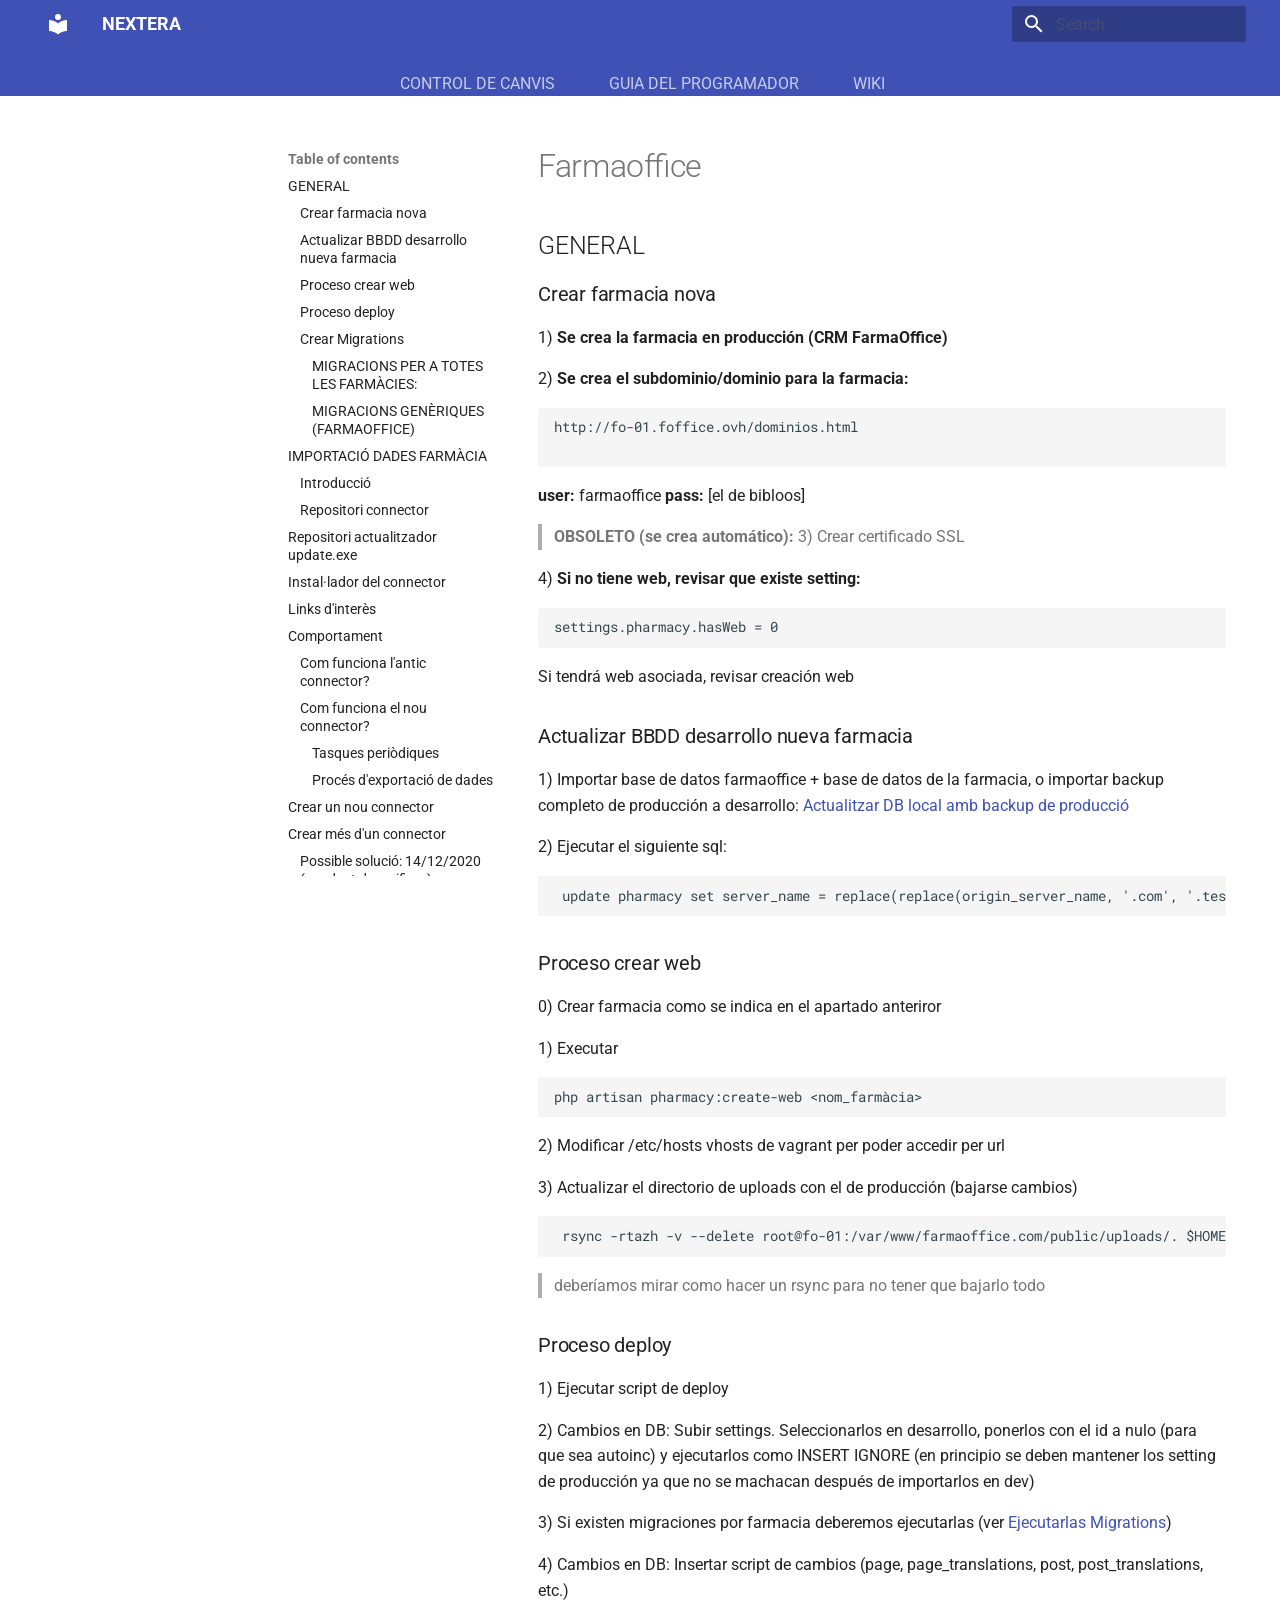
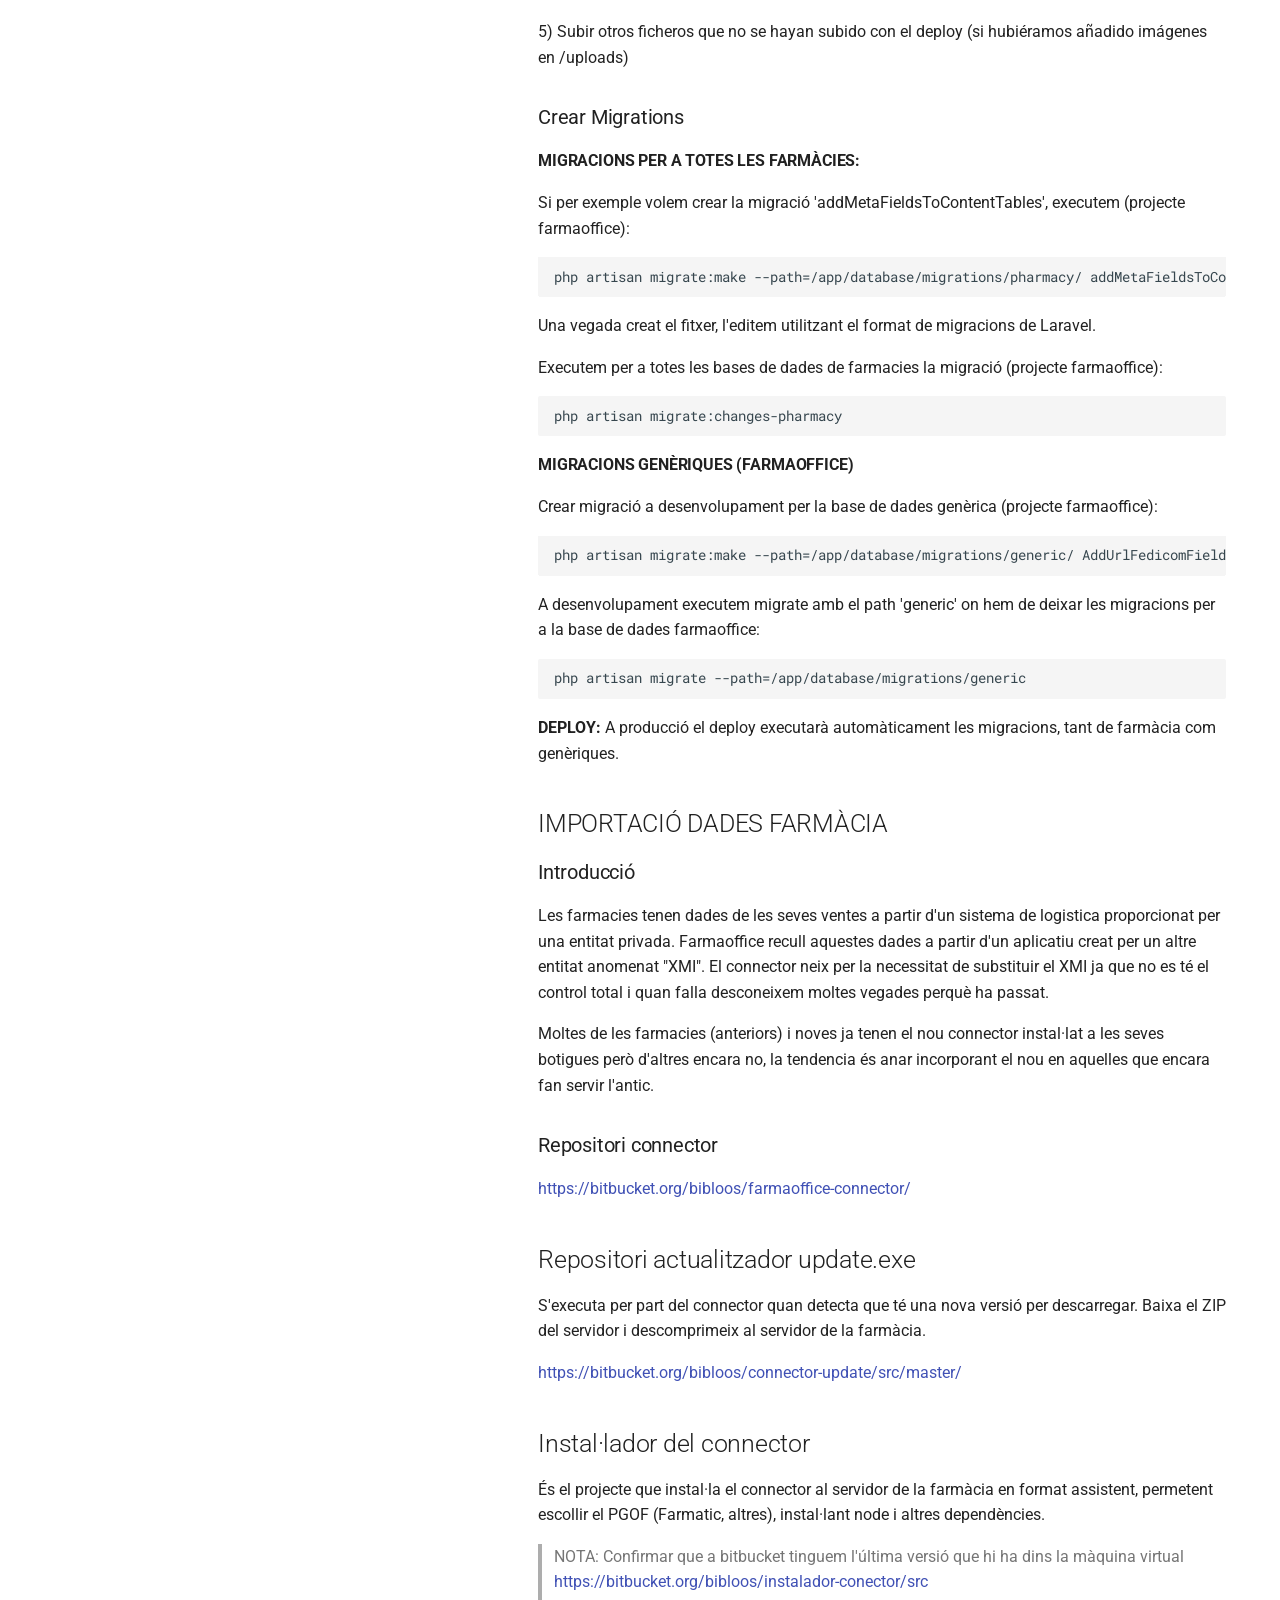
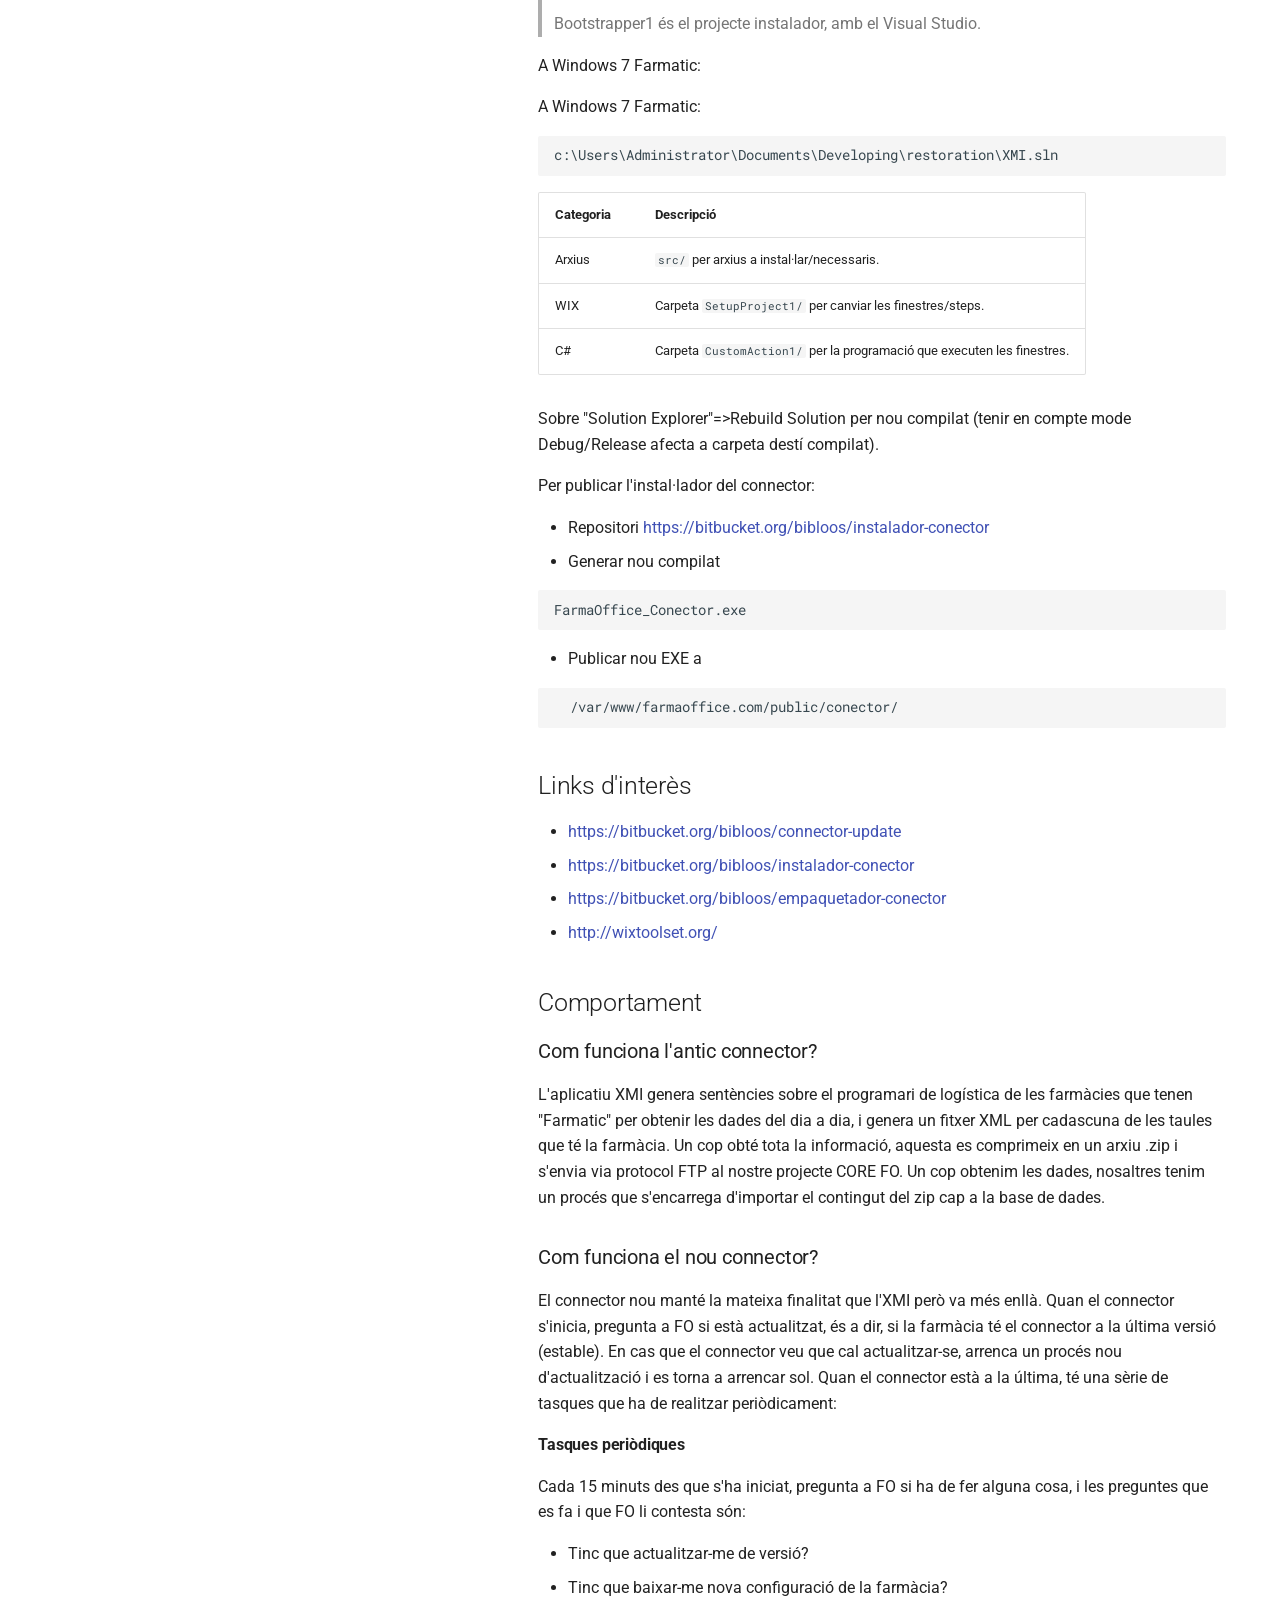
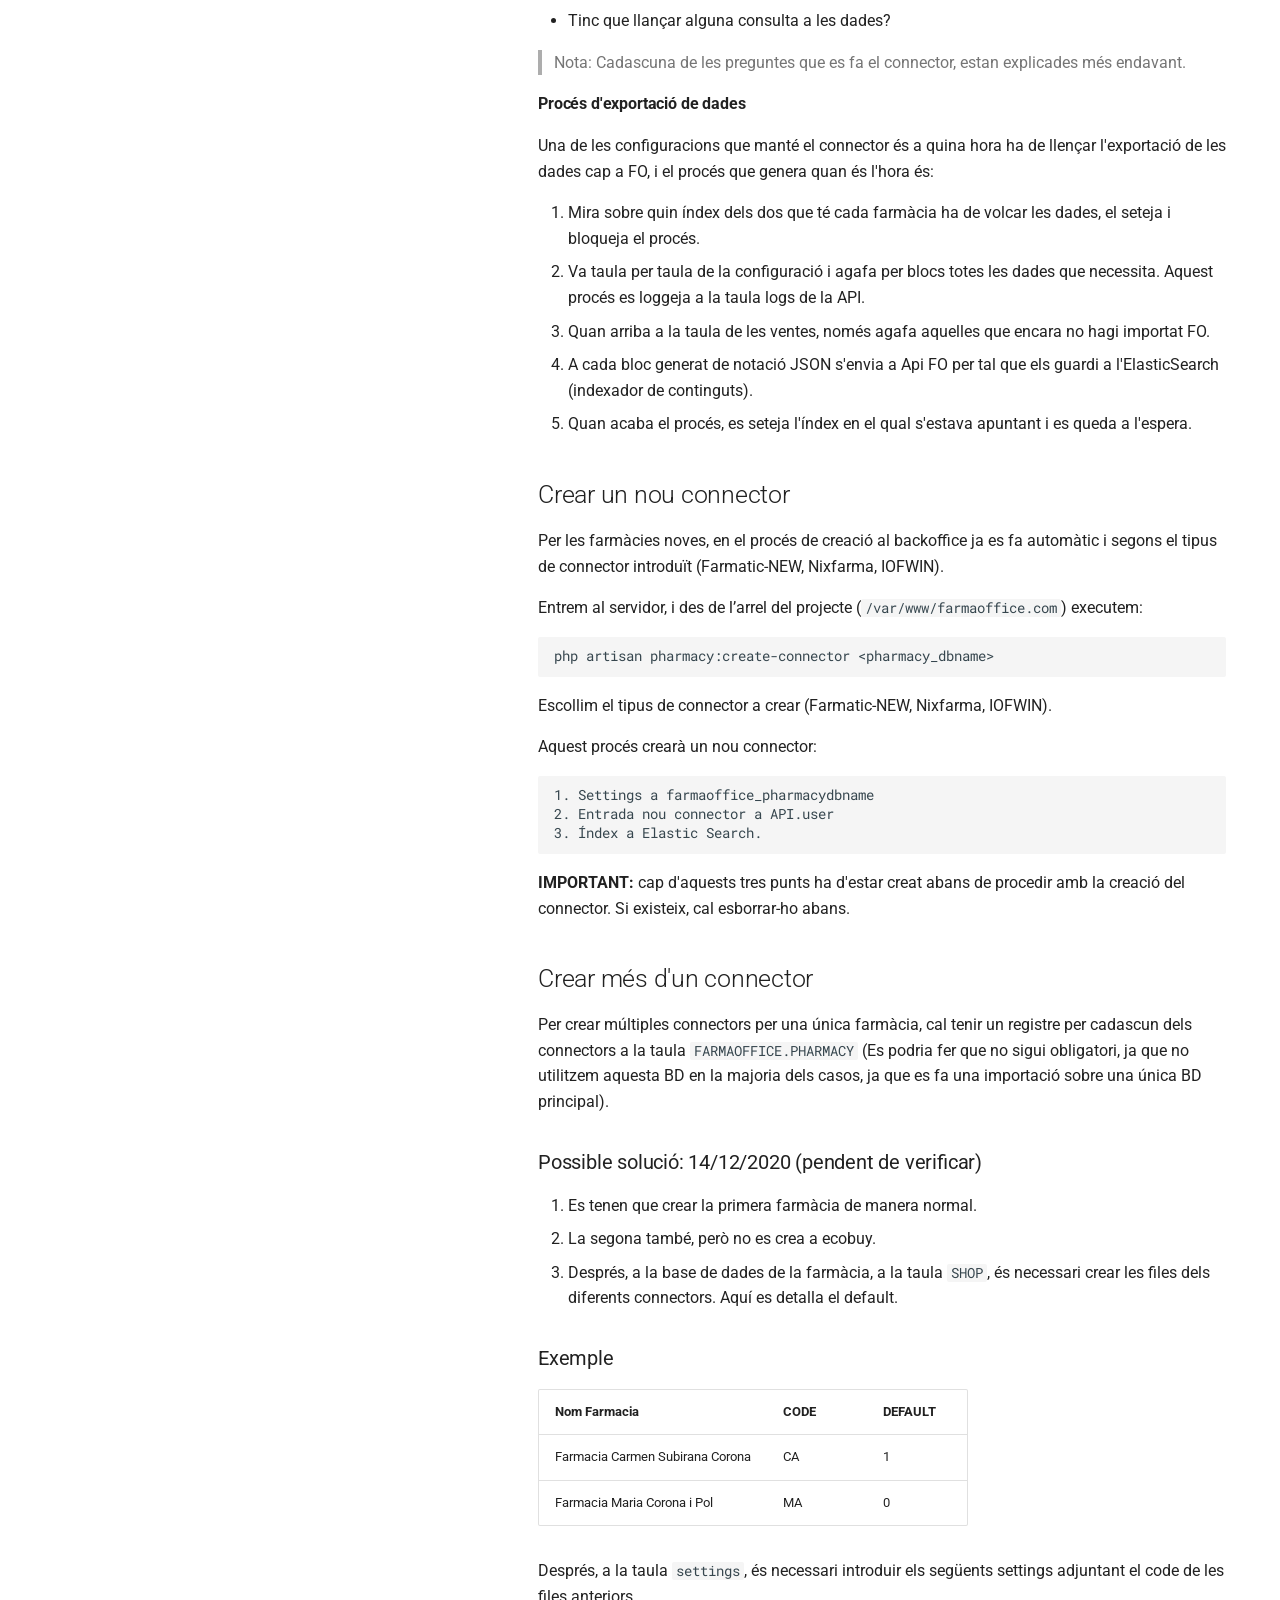
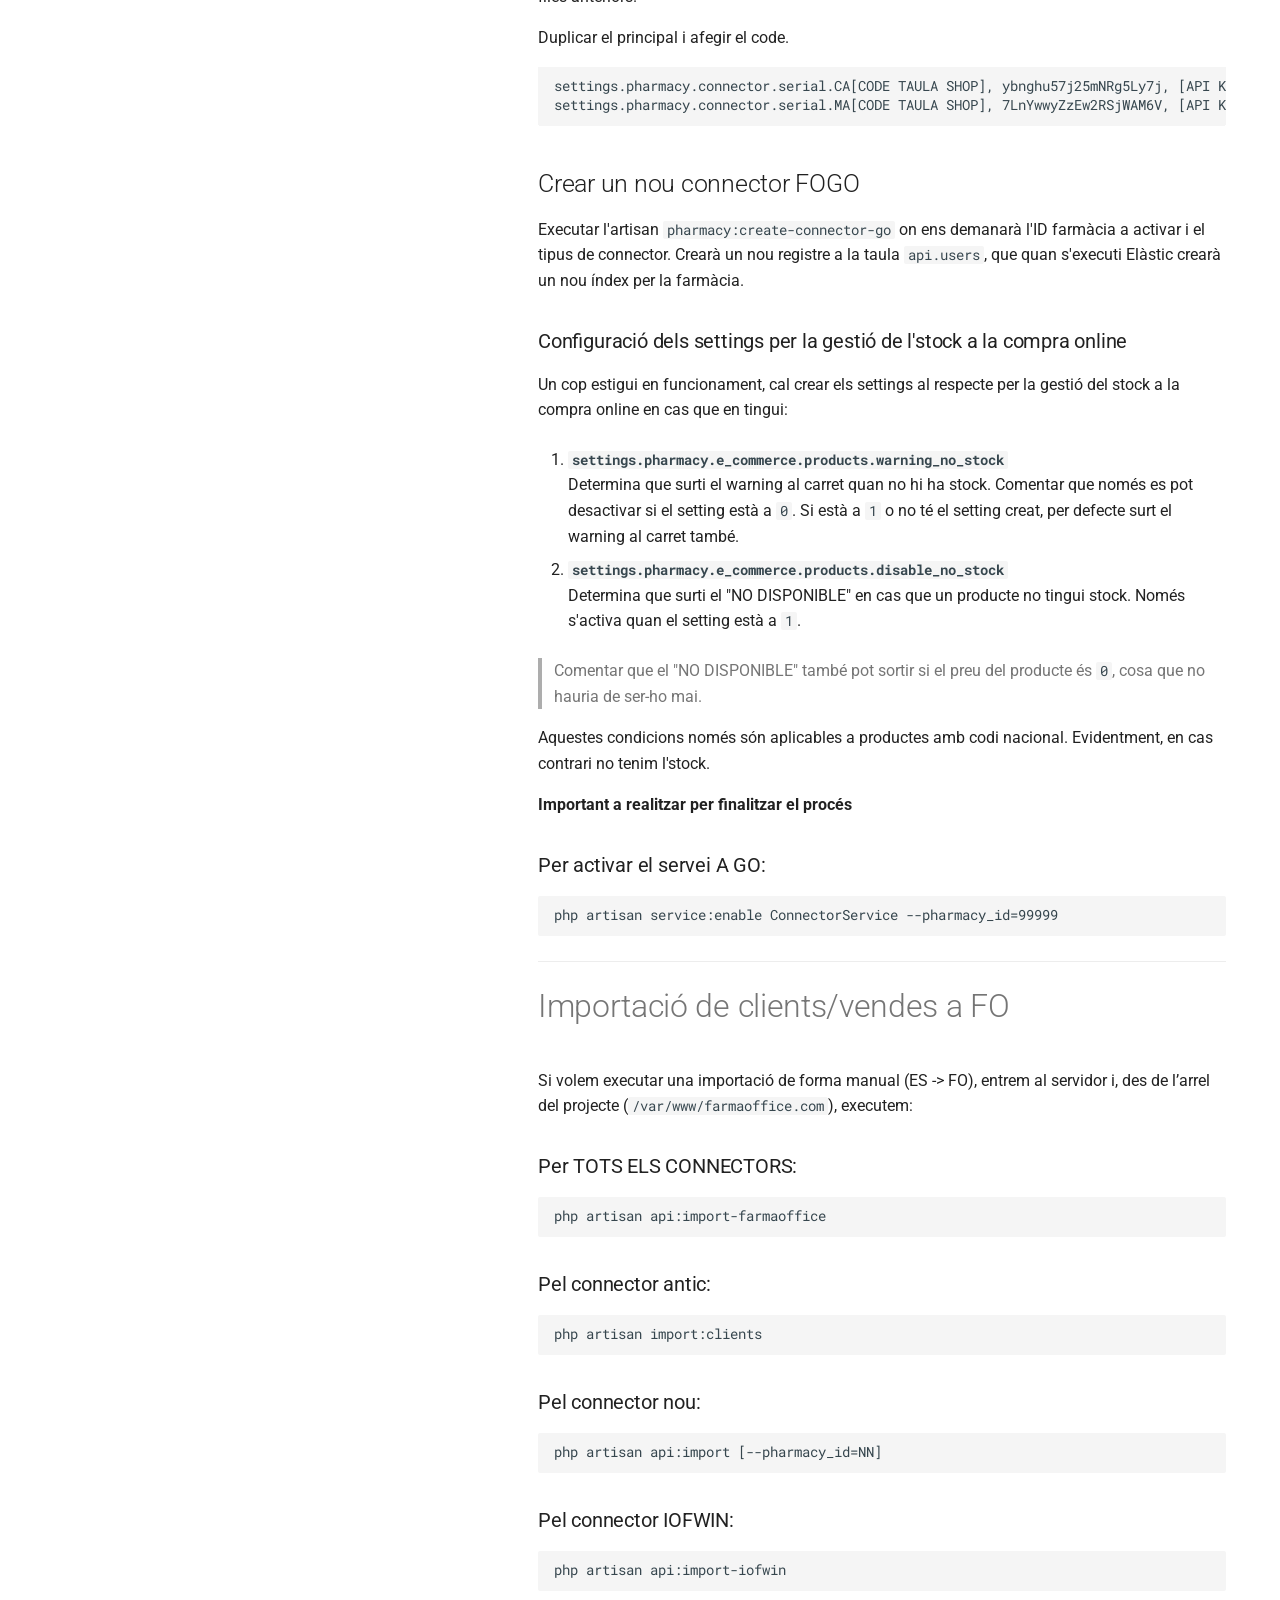
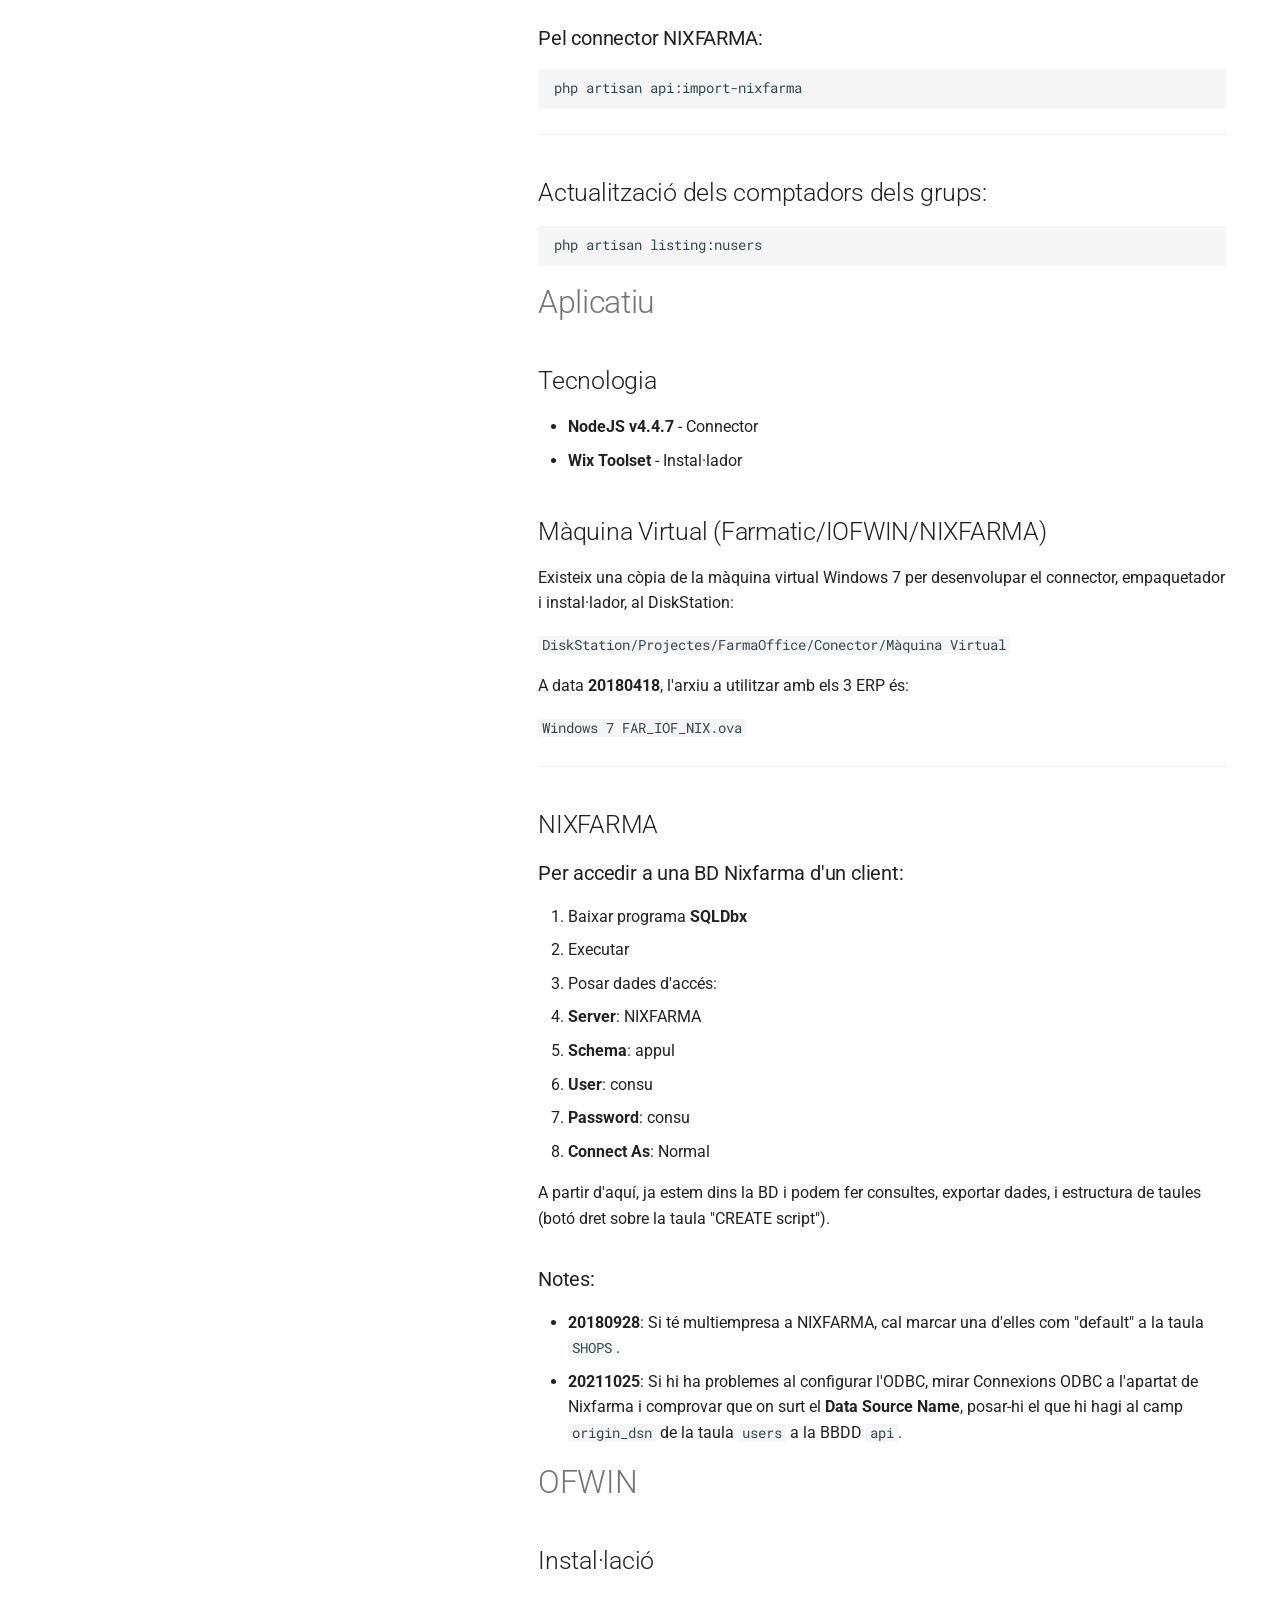
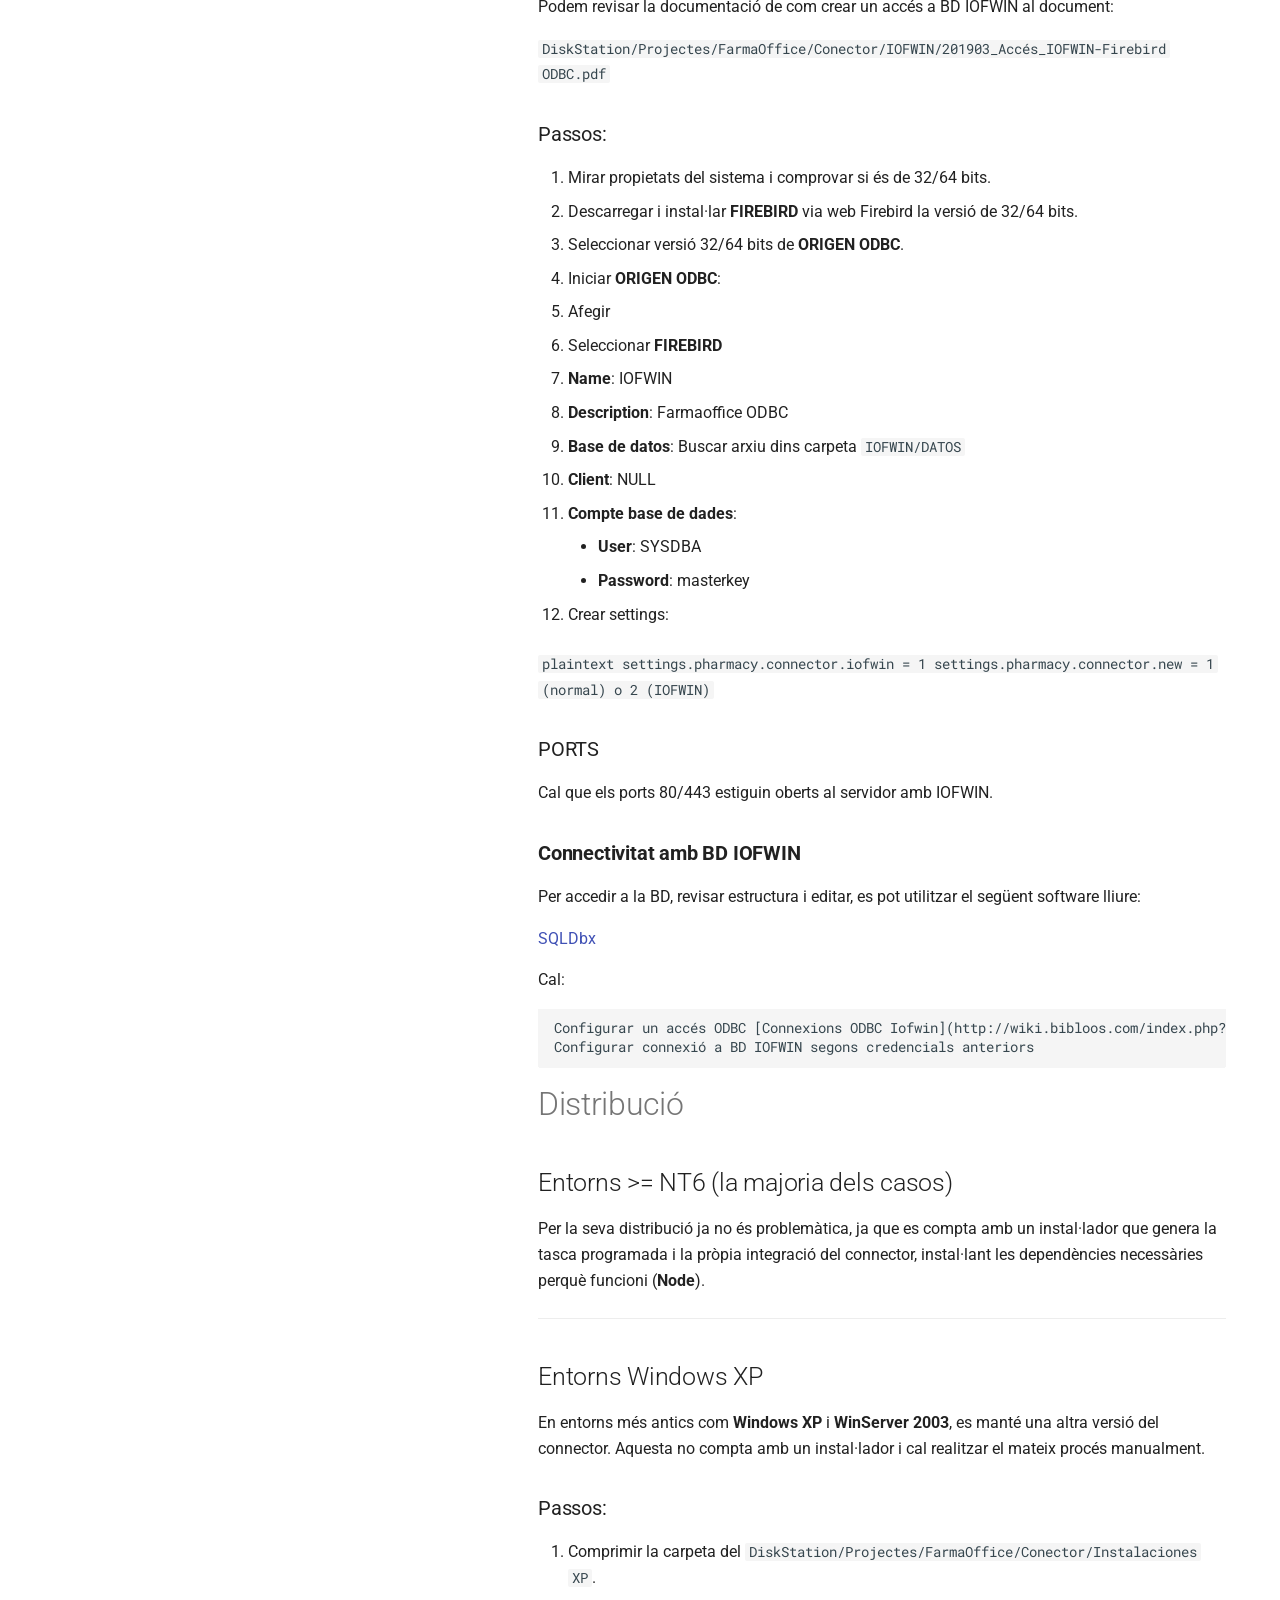
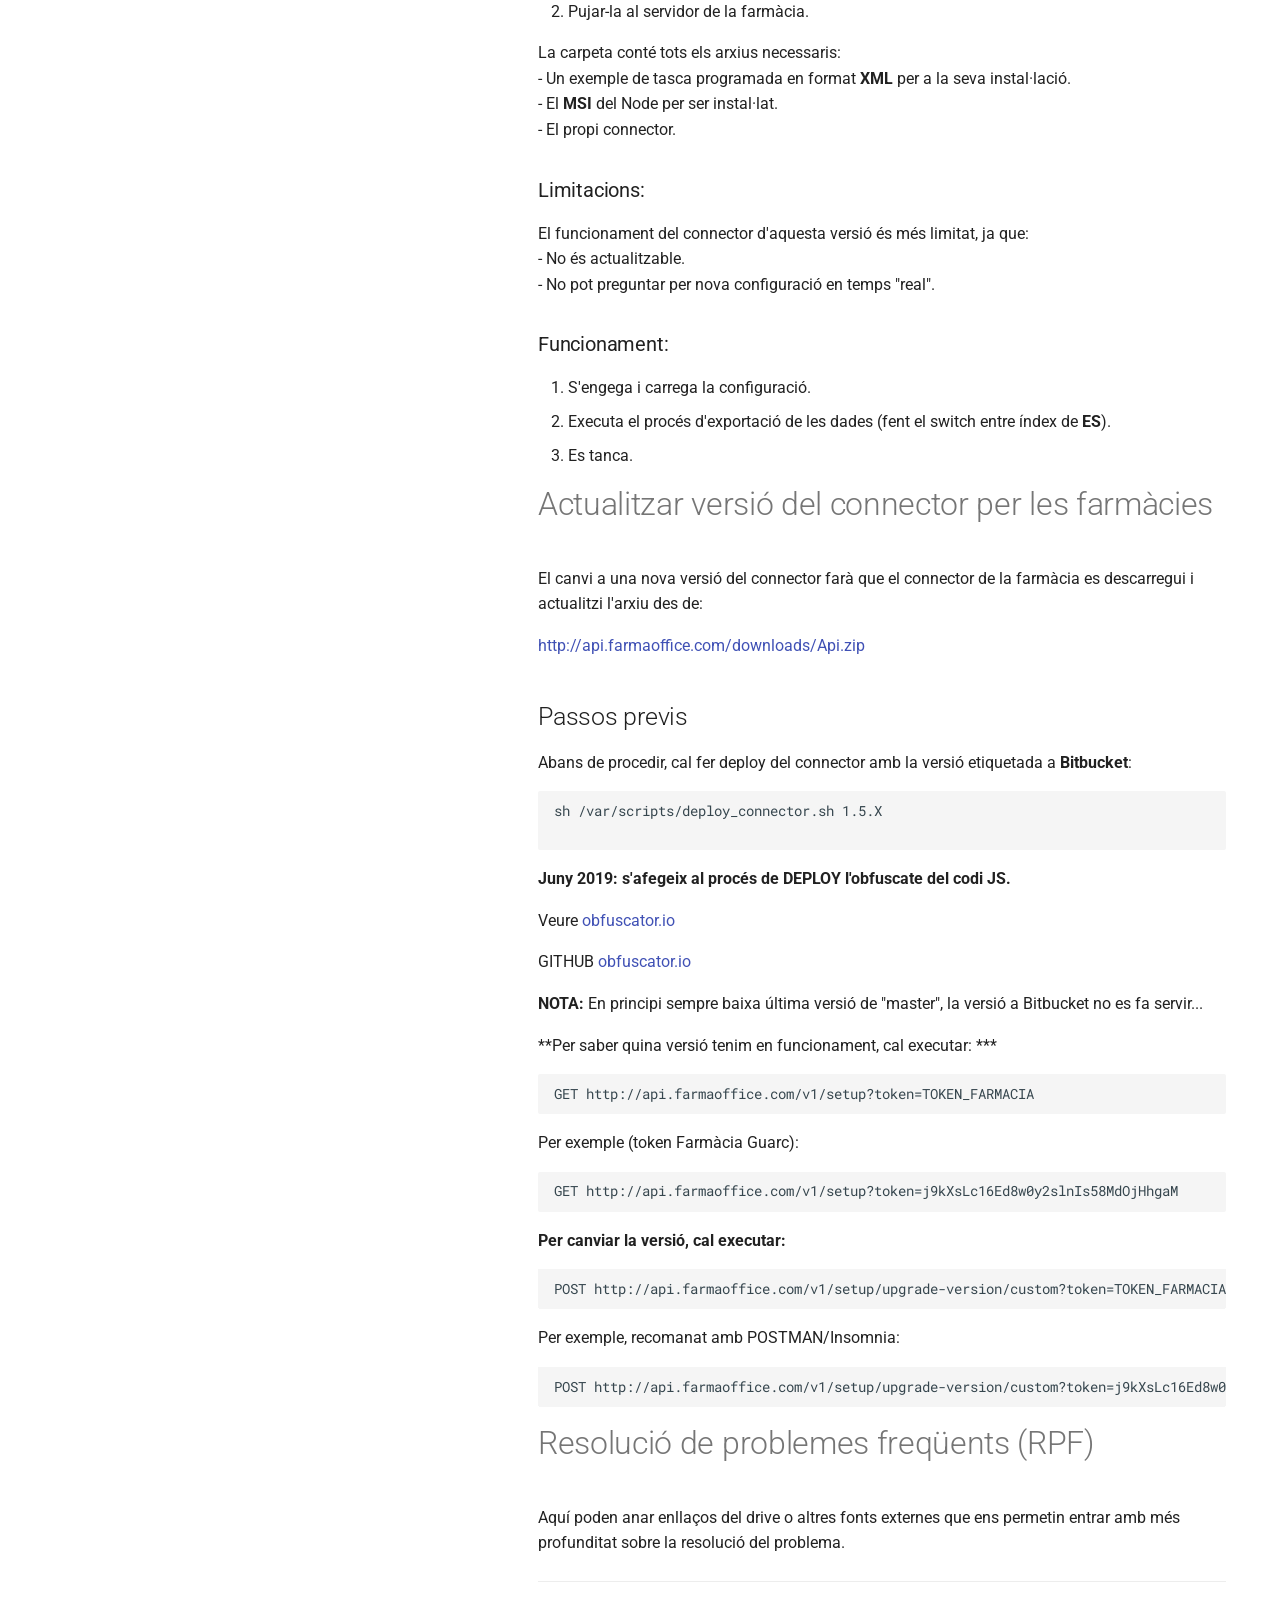
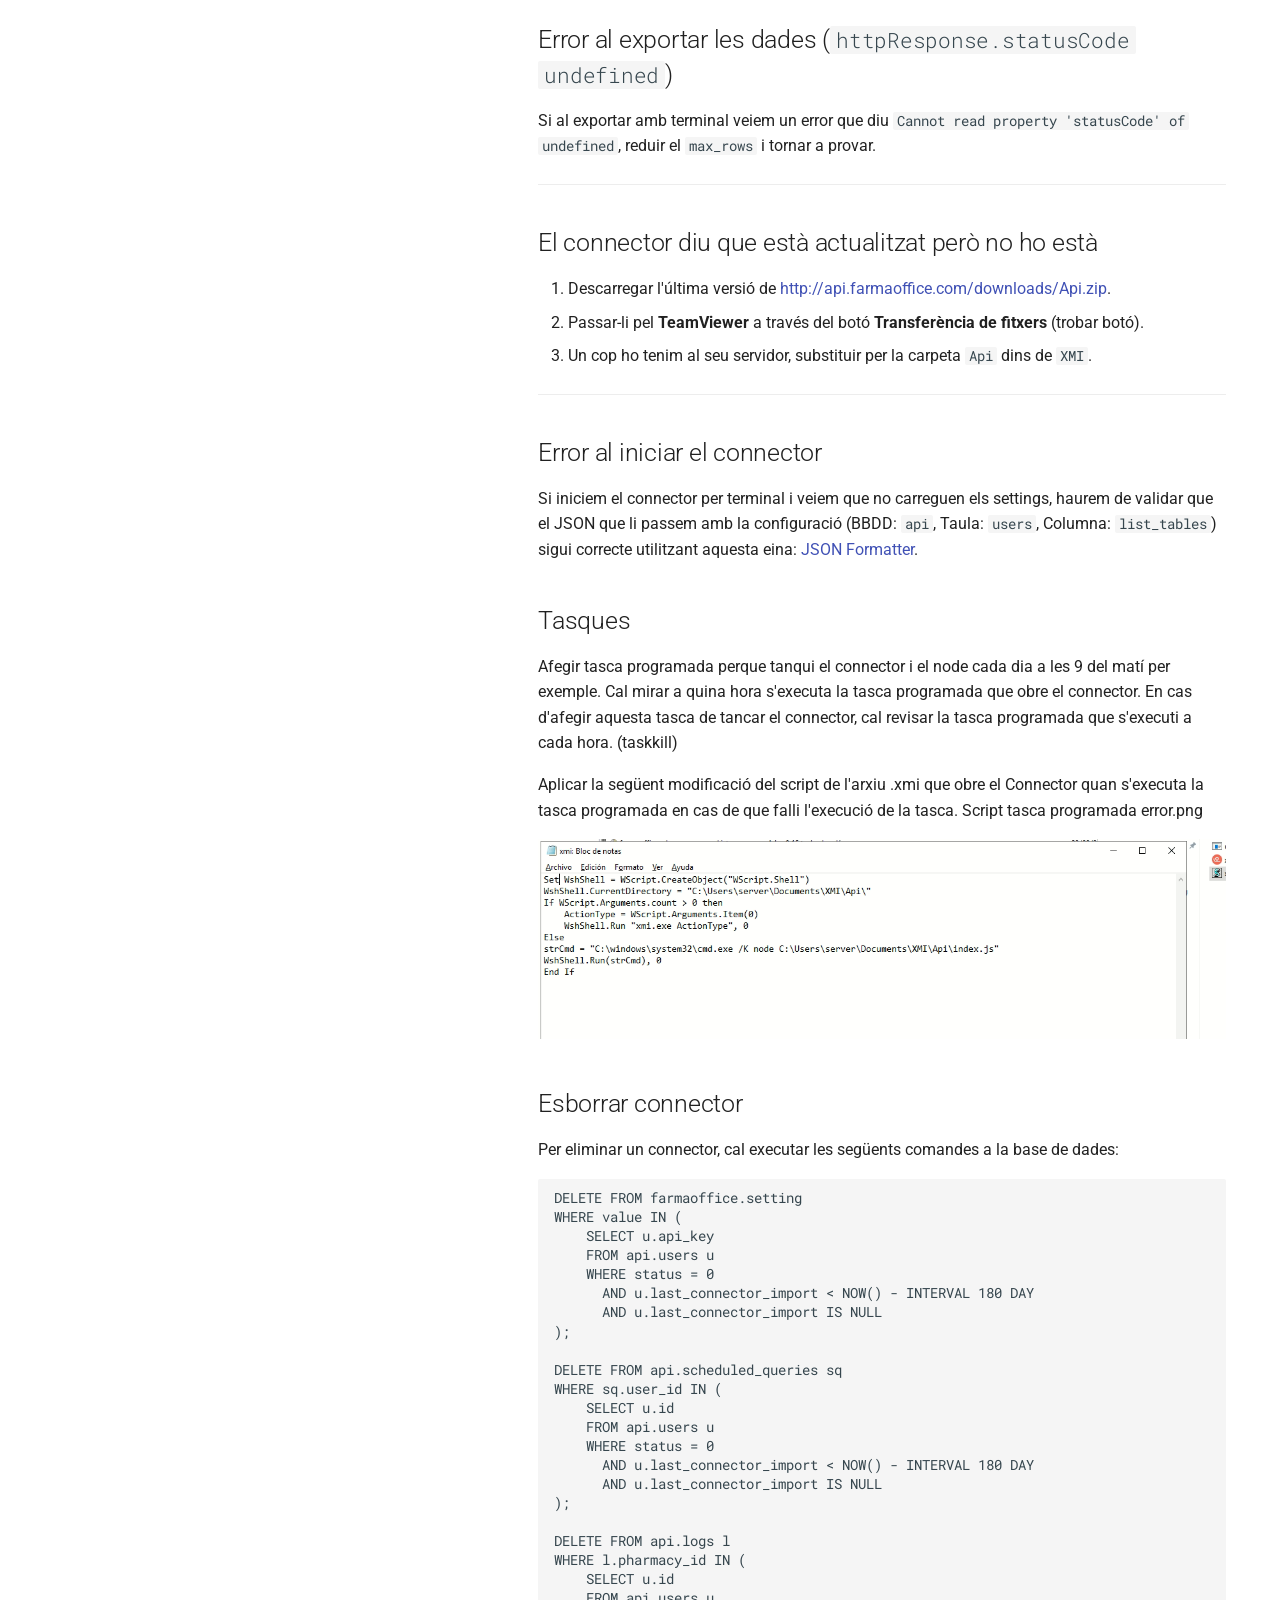
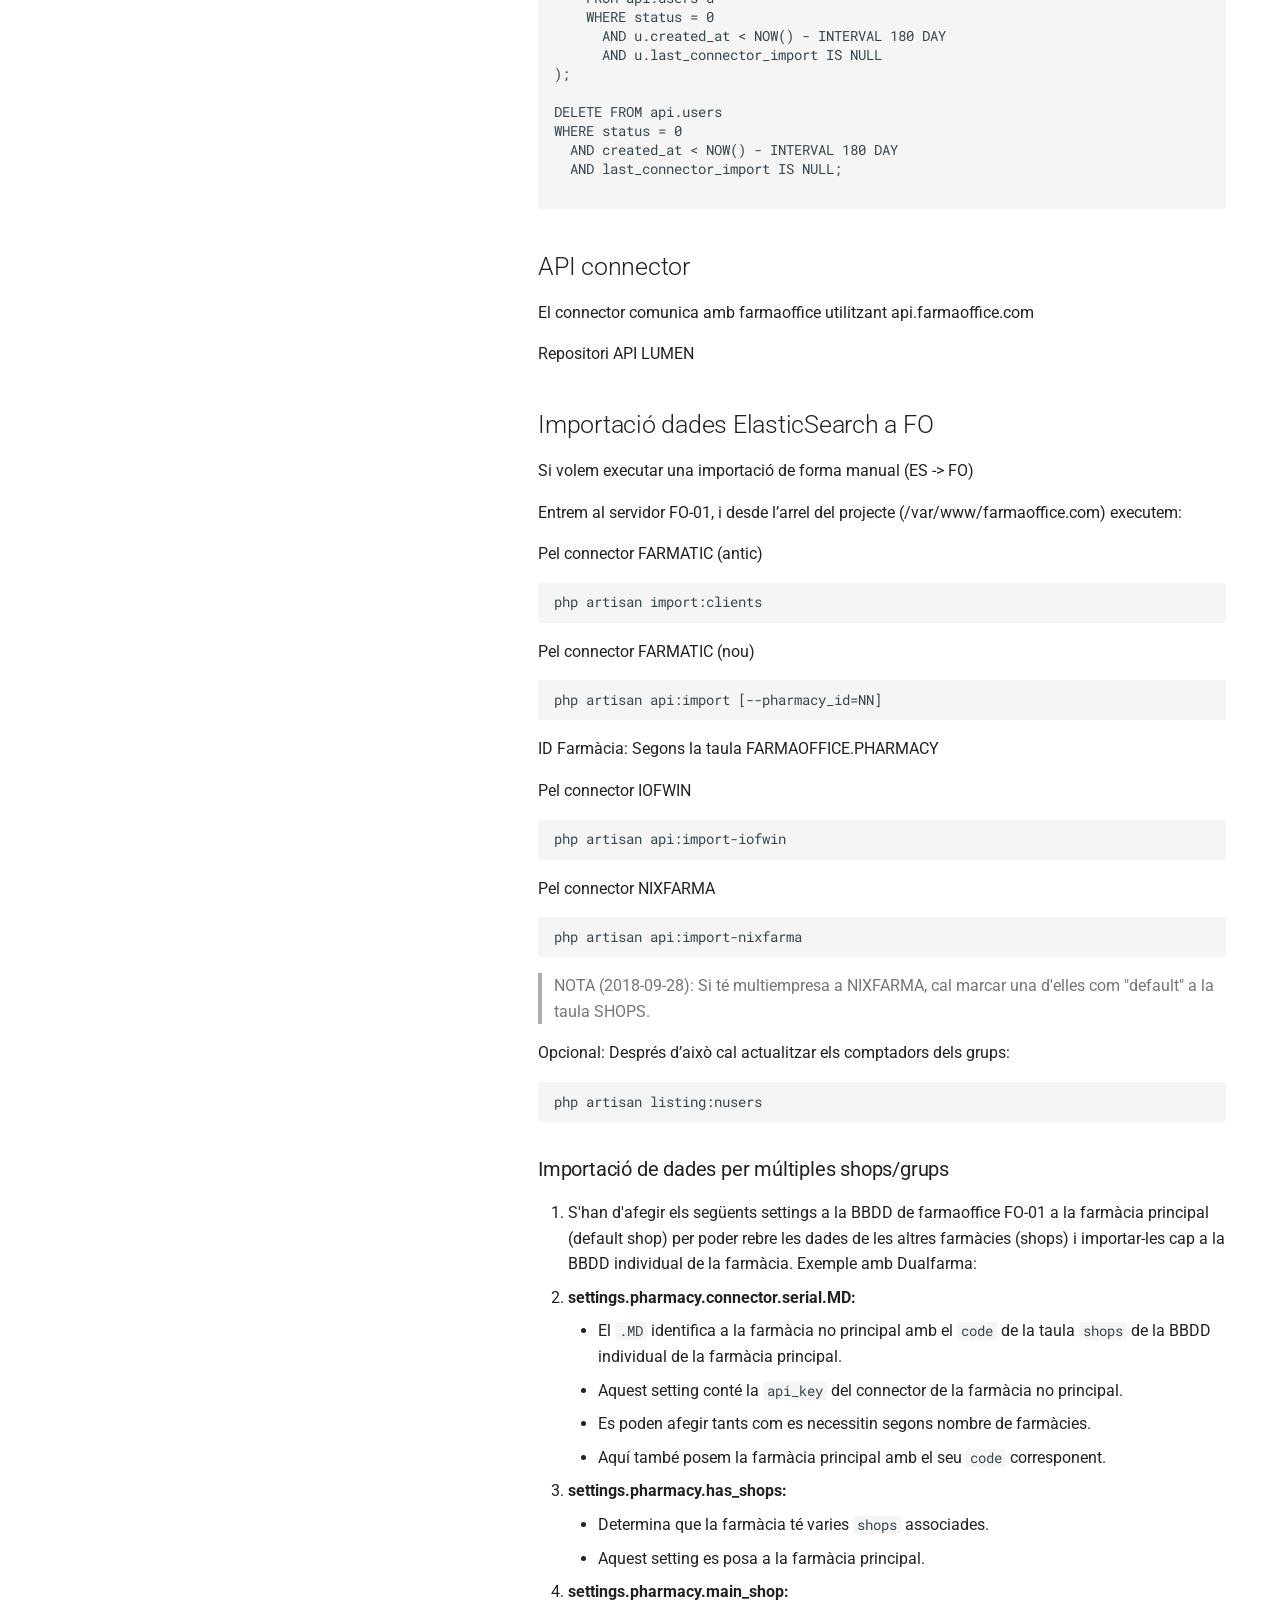
<file: fo/index.html>
<!doctype html>
<html lang="en" class="no-js">
  <head>
    
      <meta charset="utf-8">
      <meta name="viewport" content="width=device-width,initial-scale=1">
      
      
      
      
      
      
      <link rel="icon" href="../assets/images/favicon.png">
      <meta name="generator" content="mkdocs-1.6.1, mkdocs-material-9.6.7">
    
    
      
        <title>Farmaoffice - NEXTERA</title>
      
    
    
      <link rel="stylesheet" href="../assets/stylesheets/main.8608ea7d.min.css">
      
        
        <link rel="stylesheet" href="../assets/stylesheets/palette.06af60db.min.css">
      
      


    
    
      
    
    
      
        
        
        <link rel="preconnect" href="https://fonts.gstatic.com" crossorigin>
        <link rel="stylesheet" href="https://fonts.googleapis.com/css?family=Roboto:300,300i,400,400i,700,700i%7CRoboto+Mono:400,400i,700,700i&display=fallback">
        <style>:root{--md-text-font:"Roboto";--md-code-font:"Roboto Mono"}</style>
      
    
    
      <link rel="stylesheet" href="../styles/extra.css">
    
    <script>__md_scope=new URL("..",location),__md_hash=e=>[...e].reduce(((e,_)=>(e<<5)-e+_.charCodeAt(0)),0),__md_get=(e,_=localStorage,t=__md_scope)=>JSON.parse(_.getItem(t.pathname+"."+e)),__md_set=(e,_,t=localStorage,a=__md_scope)=>{try{t.setItem(a.pathname+"."+e,JSON.stringify(_))}catch(e){}}</script>
    
      

    
    
    
  </head>
  
  
    
    
    
    
    
    <body dir="ltr" data-md-color-scheme="default" data-md-color-primary="indigo" data-md-color-accent="pink">
  
    
    <input class="md-toggle" data-md-toggle="drawer" type="checkbox" id="__drawer" autocomplete="off">
    <input class="md-toggle" data-md-toggle="search" type="checkbox" id="__search" autocomplete="off">
    <label class="md-overlay" for="__drawer"></label>
    <div data-md-component="skip">
      
        
        <a href="#farmaoffice" class="md-skip">
          Skip to content
        </a>
      
    </div>
    <div data-md-component="announce">
      
    </div>
    
    
      

<header class="md-header" data-md-component="header">
  <nav class="md-header__inner md-grid" aria-label="Header">
    <a href=".." title="NEXTERA" class="md-header__button md-logo" aria-label="NEXTERA" data-md-component="logo">
      
  
  <svg xmlns="http://www.w3.org/2000/svg" viewBox="0 0 24 24"><path d="M12 8a3 3 0 0 0 3-3 3 3 0 0 0-3-3 3 3 0 0 0-3 3 3 3 0 0 0 3 3m0 3.54C9.64 9.35 6.5 8 3 8v11c3.5 0 6.64 1.35 9 3.54 2.36-2.19 5.5-3.54 9-3.54V8c-3.5 0-6.64 1.35-9 3.54"/></svg>

    </a>
    <label class="md-header__button md-icon" for="__drawer">
      
      <svg xmlns="http://www.w3.org/2000/svg" viewBox="0 0 24 24"><path d="M3 6h18v2H3zm0 5h18v2H3zm0 5h18v2H3z"/></svg>
    </label>
    <div class="md-header__title" data-md-component="header-title">
      <div class="md-header__ellipsis">
        <div class="md-header__topic">
          <span class="md-ellipsis">
            NEXTERA
          </span>
        </div>
        <div class="md-header__topic" data-md-component="header-topic">
          <span class="md-ellipsis">
            
              Farmaoffice
            
          </span>
        </div>
      </div>
    </div>
    
      
    
    
    
    
      <label class="md-header__button md-icon" for="__search">
        
        <svg xmlns="http://www.w3.org/2000/svg" viewBox="0 0 24 24"><path d="M9.5 3A6.5 6.5 0 0 1 16 9.5c0 1.61-.59 3.09-1.56 4.23l.27.27h.79l5 5-1.5 1.5-5-5v-.79l-.27-.27A6.52 6.52 0 0 1 9.5 16 6.5 6.5 0 0 1 3 9.5 6.5 6.5 0 0 1 9.5 3m0 2C7 5 5 7 5 9.5S7 14 9.5 14 14 12 14 9.5 12 5 9.5 5"/></svg>
      </label>
      <div class="md-search" data-md-component="search" role="dialog">
  <label class="md-search__overlay" for="__search"></label>
  <div class="md-search__inner" role="search">
    <form class="md-search__form" name="search">
      <input type="text" class="md-search__input" name="query" aria-label="Search" placeholder="Search" autocapitalize="off" autocorrect="off" autocomplete="off" spellcheck="false" data-md-component="search-query" required>
      <label class="md-search__icon md-icon" for="__search">
        
        <svg xmlns="http://www.w3.org/2000/svg" viewBox="0 0 24 24"><path d="M9.5 3A6.5 6.5 0 0 1 16 9.5c0 1.61-.59 3.09-1.56 4.23l.27.27h.79l5 5-1.5 1.5-5-5v-.79l-.27-.27A6.52 6.52 0 0 1 9.5 16 6.5 6.5 0 0 1 3 9.5 6.5 6.5 0 0 1 9.5 3m0 2C7 5 5 7 5 9.5S7 14 9.5 14 14 12 14 9.5 12 5 9.5 5"/></svg>
        
        <svg xmlns="http://www.w3.org/2000/svg" viewBox="0 0 24 24"><path d="M20 11v2H8l5.5 5.5-1.42 1.42L4.16 12l7.92-7.92L13.5 5.5 8 11z"/></svg>
      </label>
      <nav class="md-search__options" aria-label="Search">
        
        <button type="reset" class="md-search__icon md-icon" title="Clear" aria-label="Clear" tabindex="-1">
          
          <svg xmlns="http://www.w3.org/2000/svg" viewBox="0 0 24 24"><path d="M19 6.41 17.59 5 12 10.59 6.41 5 5 6.41 10.59 12 5 17.59 6.41 19 12 13.41 17.59 19 19 17.59 13.41 12z"/></svg>
        </button>
      </nav>
      
    </form>
    <div class="md-search__output">
      <div class="md-search__scrollwrap" tabindex="0" data-md-scrollfix>
        <div class="md-search-result" data-md-component="search-result">
          <div class="md-search-result__meta">
            Initializing search
          </div>
          <ol class="md-search-result__list" role="presentation"></ol>
        </div>
      </div>
    </div>
  </div>
</div>
    
    
  </nav>
  
</header>
    
    <div class="md-container" data-md-component="container">
      
      
        
          
            
<nav class="md-tabs" aria-label="Tabs" data-md-component="tabs">
  <div class="md-grid">
    <ul class="md-tabs__list">
      
        
  
  
  
    <li class="md-tabs__item">
      <a href="../cdecanvis/" class="md-tabs__link">
        
  
    
  
  CONTROL DE CANVIS

      </a>
    </li>
  

      
        
  
  
  
    <li class="md-tabs__item">
      <a href="../gprogramador/" class="md-tabs__link">
        
  
    
  
  GUIA DEL PROGRAMADOR

      </a>
    </li>
  

      
        
  
  
  
    <li class="md-tabs__item">
      <a href="../wiki/" class="md-tabs__link">
        
  
    
  
  WIKI

      </a>
    </li>
  

      
    </ul>
  </div>
</nav>
          
        
      
      <main class="md-main" data-md-component="main">
        <div class="md-main__inner md-grid">
          
            
              
              <div class="md-sidebar md-sidebar--primary" data-md-component="sidebar" data-md-type="navigation" >
                <div class="md-sidebar__scrollwrap">
                  <div class="md-sidebar__inner">
                    


  


<nav class="md-nav md-nav--primary md-nav--lifted" aria-label="Navigation" data-md-level="0">
  <label class="md-nav__title" for="__drawer">
    <a href=".." title="NEXTERA" class="md-nav__button md-logo" aria-label="NEXTERA" data-md-component="logo">
      
  
  <svg xmlns="http://www.w3.org/2000/svg" viewBox="0 0 24 24"><path d="M12 8a3 3 0 0 0 3-3 3 3 0 0 0-3-3 3 3 0 0 0-3 3 3 3 0 0 0 3 3m0 3.54C9.64 9.35 6.5 8 3 8v11c3.5 0 6.64 1.35 9 3.54 2.36-2.19 5.5-3.54 9-3.54V8c-3.5 0-6.64 1.35-9 3.54"/></svg>

    </a>
    NEXTERA
  </label>
  
  <ul class="md-nav__list" data-md-scrollfix>
    
      
      
  
  
  
  
    <li class="md-nav__item">
      <a href="../cdecanvis/" class="md-nav__link">
        
  
  <span class="md-ellipsis">
    CONTROL DE CANVIS
    
  </span>
  

      </a>
    </li>
  

    
      
      
  
  
  
  
    <li class="md-nav__item">
      <a href="../gprogramador/" class="md-nav__link">
        
  
  <span class="md-ellipsis">
    GUIA DEL PROGRAMADOR
    
  </span>
  

      </a>
    </li>
  

    
      
      
  
  
  
  
    <li class="md-nav__item">
      <a href="../wiki/" class="md-nav__link">
        
  
  <span class="md-ellipsis">
    WIKI
    
  </span>
  

      </a>
    </li>
  

    
  </ul>
</nav>
                  </div>
                </div>
              </div>
            
            
              
              <div class="md-sidebar md-sidebar--secondary" data-md-component="sidebar" data-md-type="toc" >
                <div class="md-sidebar__scrollwrap">
                  <div class="md-sidebar__inner">
                    

<nav class="md-nav md-nav--secondary" aria-label="Table of contents">
  
  
  
    
  
  
    <label class="md-nav__title" for="__toc">
      <span class="md-nav__icon md-icon"></span>
      Table of contents
    </label>
    <ul class="md-nav__list" data-md-component="toc" data-md-scrollfix>
      
        <li class="md-nav__item">
  <a href="#general" class="md-nav__link">
    <span class="md-ellipsis">
      GENERAL
    </span>
  </a>
  
    <nav class="md-nav" aria-label="GENERAL">
      <ul class="md-nav__list">
        
          <li class="md-nav__item">
  <a href="#crear-farmacia-nova" class="md-nav__link">
    <span class="md-ellipsis">
      Crear farmacia nova
    </span>
  </a>
  
</li>
        
          <li class="md-nav__item">
  <a href="#actualizar-bbdd-desarrollo-nueva-farmacia" class="md-nav__link">
    <span class="md-ellipsis">
      Actualizar BBDD desarrollo nueva farmacia
    </span>
  </a>
  
</li>
        
          <li class="md-nav__item">
  <a href="#proceso-crear-web" class="md-nav__link">
    <span class="md-ellipsis">
      Proceso crear web
    </span>
  </a>
  
</li>
        
          <li class="md-nav__item">
  <a href="#proceso-deploy" class="md-nav__link">
    <span class="md-ellipsis">
      Proceso deploy
    </span>
  </a>
  
</li>
        
          <li class="md-nav__item">
  <a href="#crear-migrations" class="md-nav__link">
    <span class="md-ellipsis">
      Crear Migrations
    </span>
  </a>
  
    <nav class="md-nav" aria-label="Crear Migrations">
      <ul class="md-nav__list">
        
          <li class="md-nav__item">
  <a href="#migracions-per-a-totes-les-farmacies" class="md-nav__link">
    <span class="md-ellipsis">
      MIGRACIONS PER A TOTES LES FARMÀCIES:
    </span>
  </a>
  
</li>
        
          <li class="md-nav__item">
  <a href="#migracions-generiques-farmaoffice" class="md-nav__link">
    <span class="md-ellipsis">
      MIGRACIONS GENÈRIQUES (FARMAOFFICE)
    </span>
  </a>
  
</li>
        
      </ul>
    </nav>
  
</li>
        
      </ul>
    </nav>
  
</li>
      
        <li class="md-nav__item">
  <a href="#importacio-dades-farmacia" class="md-nav__link">
    <span class="md-ellipsis">
      IMPORTACIÓ DADES FARMÀCIA
    </span>
  </a>
  
    <nav class="md-nav" aria-label="IMPORTACIÓ DADES FARMÀCIA">
      <ul class="md-nav__list">
        
          <li class="md-nav__item">
  <a href="#introduccio" class="md-nav__link">
    <span class="md-ellipsis">
      Introducció
    </span>
  </a>
  
</li>
        
          <li class="md-nav__item">
  <a href="#repositori-connector" class="md-nav__link">
    <span class="md-ellipsis">
      Repositori connector
    </span>
  </a>
  
</li>
        
      </ul>
    </nav>
  
</li>
      
        <li class="md-nav__item">
  <a href="#repositori-actualitzador-updateexe" class="md-nav__link">
    <span class="md-ellipsis">
      Repositori actualitzador update.exe
    </span>
  </a>
  
</li>
      
        <li class="md-nav__item">
  <a href="#installador-del-connector" class="md-nav__link">
    <span class="md-ellipsis">
      Instal·lador del connector
    </span>
  </a>
  
</li>
      
        <li class="md-nav__item">
  <a href="#links-dinteres" class="md-nav__link">
    <span class="md-ellipsis">
      Links d'interès
    </span>
  </a>
  
</li>
      
        <li class="md-nav__item">
  <a href="#comportament" class="md-nav__link">
    <span class="md-ellipsis">
      Comportament
    </span>
  </a>
  
    <nav class="md-nav" aria-label="Comportament">
      <ul class="md-nav__list">
        
          <li class="md-nav__item">
  <a href="#com-funciona-lantic-connector" class="md-nav__link">
    <span class="md-ellipsis">
      Com funciona l'antic connector?
    </span>
  </a>
  
</li>
        
          <li class="md-nav__item">
  <a href="#com-funciona-el-nou-connector" class="md-nav__link">
    <span class="md-ellipsis">
      Com funciona el nou connector?
    </span>
  </a>
  
    <nav class="md-nav" aria-label="Com funciona el nou connector?">
      <ul class="md-nav__list">
        
          <li class="md-nav__item">
  <a href="#tasques-periodiques" class="md-nav__link">
    <span class="md-ellipsis">
      Tasques periòdiques
    </span>
  </a>
  
</li>
        
          <li class="md-nav__item">
  <a href="#proces-dexportacio-de-dades" class="md-nav__link">
    <span class="md-ellipsis">
      Procés d'exportació de dades
    </span>
  </a>
  
</li>
        
      </ul>
    </nav>
  
</li>
        
      </ul>
    </nav>
  
</li>
      
        <li class="md-nav__item">
  <a href="#crear-un-nou-connector" class="md-nav__link">
    <span class="md-ellipsis">
      Crear un nou connector
    </span>
  </a>
  
</li>
      
        <li class="md-nav__item">
  <a href="#crear-mes-dun-connector" class="md-nav__link">
    <span class="md-ellipsis">
      Crear més d'un connector
    </span>
  </a>
  
    <nav class="md-nav" aria-label="Crear més d&#39;un connector">
      <ul class="md-nav__list">
        
          <li class="md-nav__item">
  <a href="#possible-solucio-14122020-pendent-de-verificar" class="md-nav__link">
    <span class="md-ellipsis">
      Possible solució: 14/12/2020 (pendent de verificar)
    </span>
  </a>
  
</li>
        
          <li class="md-nav__item">
  <a href="#exemple" class="md-nav__link">
    <span class="md-ellipsis">
      Exemple
    </span>
  </a>
  
</li>
        
      </ul>
    </nav>
  
</li>
      
        <li class="md-nav__item">
  <a href="#crear-un-nou-connector-fogo" class="md-nav__link">
    <span class="md-ellipsis">
      Crear un nou connector FOGO
    </span>
  </a>
  
    <nav class="md-nav" aria-label="Crear un nou connector FOGO">
      <ul class="md-nav__list">
        
          <li class="md-nav__item">
  <a href="#configuracio-dels-settings-per-la-gestio-de-lstock-a-la-compra-online" class="md-nav__link">
    <span class="md-ellipsis">
      Configuració dels settings per la gestió de l'stock a la compra online
    </span>
  </a>
  
</li>
        
          <li class="md-nav__item">
  <a href="#per-activar-el-servei-a-go" class="md-nav__link">
    <span class="md-ellipsis">
      Per activar el servei A GO:
    </span>
  </a>
  
</li>
        
      </ul>
    </nav>
  
</li>
      
    </ul>
  
</nav>
                  </div>
                </div>
              </div>
            
          
          
            <div class="md-content" data-md-component="content">
              <article class="md-content__inner md-typeset">
                
                  



<h1 id="farmaoffice">Farmaoffice</h1>
<h2 id="general">GENERAL</h2>
<h3 id="crear-farmacia-nova">Crear farmacia nova</h3>
<p>1) <strong>Se crea la farmacia en producción (CRM FarmaOffice)</strong></p>
<p>2) <strong>Se crea el subdominio/dominio para la farmacia:</strong></p>
<pre><code class="language-sh">http://fo-01.foffice.ovh/dominios.html

</code></pre>
<p><strong>user:</strong> farmaoffice
<strong>pass:</strong> [el de bibloos]</p>
<blockquote>
<p><strong>OBSOLETO (se crea automático):</strong> 3) Crear certificado SSL</p>
</blockquote>
<p>4) <strong>Si no tiene web, revisar que existe setting:</strong></p>
<pre><code class="language-sh">settings.pharmacy.hasWeb = 0
</code></pre>
<p>Si tendrá web asociada, revisar creación web</p>
<h3 id="actualizar-bbdd-desarrollo-nueva-farmacia">Actualizar BBDD desarrollo nueva farmacia</h3>
<p>1) Importar base de datos farmaoffice + base de datos de la farmacia, o importar backup completo de producción a desarrollo: <a href="http://wiki.bibloos.com/index.php?title=Actualitzar_DB_local_amb_backup_de_producció">Actualitzar DB local amb backup de producció</a></p>
<p>2) Ejecutar el siguiente sql:</p>
<pre><code class="language-sh"> update pharmacy set server_name = replace(replace(origin_server_name, '.com', '.test'), '.dev', '.test')
</code></pre>
<h3 id="proceso-crear-web">Proceso crear web</h3>
<p>0) Crear farmacia como se indica en el apartado anteriror</p>
<p>1) Executar </p>
<pre><code class="language-sh">php artisan pharmacy:create-web &lt;nom_farmàcia&gt;
</code></pre>
<p>2) Modificar /etc/hosts vhosts de vagrant per poder accedir per url</p>
<p>3) Actualizar el directorio de uploads con el de producción (bajarse cambios)</p>
<pre><code class="language-sh"> rsync -rtazh -v --delete root@fo-01:/var/www/farmaoffice.com/public/uploads/. $HOME/vestibule-referendum/farmaoffice/public/uploads 
</code></pre>
<blockquote>
<p>deberíamos mirar como hacer un rsync para no tener que bajarlo todo</p>
</blockquote>
<h3 id="proceso-deploy">Proceso deploy</h3>
<p>1) Ejecutar script de deploy</p>
<p>2) Cambios en DB: Subir settings. Seleccionarlos en desarrollo, ponerlos con el id a nulo (para que sea autoinc) y ejecutarlos como INSERT IGNORE (en principio se deben mantener los setting de producción ya que no se machacan después de importarlos en dev)</p>
<p>3) Si existen migraciones por farmacia deberemos ejecutarlas (ver <a href="http://wiki.bibloos.com/index.php?title=Crear_Migrations">Ejecutarlas Migrations</a>)</p>
<p>4) Cambios en DB: Insertar script de cambios (page, page_translations, post, post_translations, etc.)</p>
<p>5) Subir otros ficheros que no se hayan subido con el deploy (si hubiéramos añadido imágenes en /uploads) </p>
<h3 id="crear-migrations">Crear Migrations</h3>
<h4 id="migracions-per-a-totes-les-farmacies">MIGRACIONS PER A TOTES LES FARMÀCIES:</h4>
<p>Si per exemple volem crear la migració 'addMetaFieldsToContentTables', executem (projecte farmaoffice):</p>
<pre><code class="language-SH">php artisan migrate:make --path=/app/database/migrations/pharmacy/ addMetaFieldsToContentTables
</code></pre>
<p>Una vegada creat el fitxer, l'editem utilitzant el format de migracions de Laravel.</p>
<p>Executem per a totes les bases de dades de farmacies la migració (projecte farmaoffice):</p>
<pre><code class="language-SH">php artisan migrate:changes-pharmacy
</code></pre>
<h4 id="migracions-generiques-farmaoffice">MIGRACIONS GENÈRIQUES (FARMAOFFICE)</h4>
<p>Crear migració a desenvolupament per la base de dades genèrica (projecte farmaoffice):</p>
<pre><code class="language-SH">php artisan migrate:make --path=/app/database/migrations/generic/ AddUrlFedicomFieldToWarehousesTable
</code></pre>
<p>A desenvolupament executem migrate amb el path 'generic' on hem de deixar les migracions per a la base de dades farmaoffice:</p>
<pre><code class="language-SH">php artisan migrate --path=/app/database/migrations/generic
</code></pre>
<p><strong>DEPLOY:</strong> A producció el deploy executarà automàticament les migracions, tant de farmàcia com genèriques. </p>
<h2 id="importacio-dades-farmacia">IMPORTACIÓ DADES FARMÀCIA</h2>
<h3 id="introduccio">Introducció</h3>
<p>Les farmacies tenen dades de les seves ventes a partir d'un sistema de logistica proporcionat per una entitat privada. Farmaoffice recull aquestes dades a partir d'un aplicatiu creat per un altre entitat anomenat "XMI". El connector neix per la necessitat de substituir el XMI ja que no es té el control total i quan falla desconeixem moltes vegades perquè ha passat.</p>
<p>Moltes de les farmacies (anteriors) i noves ja tenen el nou connector instal·lat a les seves botigues però d'altres encara no, la tendencia és anar incorporant el nou en aquelles que encara fan servir l'antic.</p>
<h3 id="repositori-connector">Repositori connector</h3>
<p><a href="https://bitbucket.org/bibloos/farmaoffice-connector/">https://bitbucket.org/bibloos/farmaoffice-connector/</a></p>
<h2 id="repositori-actualitzador-updateexe">Repositori actualitzador update.exe</h2>
<p>S'executa per part del connector quan detecta que té una nova versió per descarregar. Baixa el ZIP del servidor i descomprimeix al servidor de la farmàcia.</p>
<p><a href="https://bitbucket.org/bibloos/connector-update/src/master/">https://bitbucket.org/bibloos/connector-update/src/master/</a></p>
<h2 id="installador-del-connector">Instal·lador del connector</h2>
<p>És el projecte que instal·la el connector al servidor de la farmàcia en format assistent, permetent escollir el PGOF (Farmatic, altres), instal·lant node i altres dependències.</p>
<blockquote>
<p>NOTA: Confirmar que a bitbucket tinguem l'última versió que hi ha dins la màquina virtual <a href="https://bitbucket.org/bibloos/instalador-conector/src">https://bitbucket.org/bibloos/instalador-conector/src</a></p>
<p>Bootstrapper1 és el projecte instalador, amb el Visual Studio.</p>
</blockquote>
<p>A Windows 7 Farmatic:</p>
<p>A Windows 7 Farmatic:</p>
<pre><code class="language-sh">c:\Users\Administrator\Documents\Developing\restoration\XMI.sln
</code></pre>
<table>
<thead>
<tr>
<th><strong>Categoria</strong></th>
<th><strong>Descripció</strong></th>
</tr>
</thead>
<tbody>
<tr>
<td>Arxius</td>
<td><code>src/</code> per arxius a instal·lar/necessaris.</td>
</tr>
<tr>
<td>WIX</td>
<td>Carpeta <code>SetupProject1/</code> per canviar les finestres/steps.</td>
</tr>
<tr>
<td>C#</td>
<td>Carpeta <code>CustomAction1/</code> per la programació que executen les finestres.</td>
</tr>
</tbody>
</table>
<p>Sobre "Solution Explorer"=&gt;Rebuild Solution per nou compilat (tenir en compte mode Debug/Release afecta a carpeta destí compilat).</p>
<p>Per publicar l'instal·lador del connector:</p>
<ul>
<li>Repositori <a href="https://bitbucket.org/bibloos/instalador-conector">https://bitbucket.org/bibloos/instalador-conector</a></li>
<li>Generar nou compilat </li>
</ul>
<pre><code class="language-sh">FarmaOffice_Conector.exe
</code></pre>
<ul>
<li>Publicar nou EXE a </li>
</ul>
<pre><code class="language-sh">  /var/www/farmaoffice.com/public/conector/
</code></pre>
<h2 id="links-dinteres">Links d'interès</h2>
<ul>
<li><a href="https://bitbucket.org/bibloos/connector-update">https://bitbucket.org/bibloos/connector-update</a></li>
<li><a href="https://bitbucket.org/bibloos/instalador-conector">https://bitbucket.org/bibloos/instalador-conector</a></li>
<li><a href="https://bitbucket.org/bibloos/empaquetador-conector">https://bitbucket.org/bibloos/empaquetador-conector</a></li>
<li><a href="http://wixtoolset.org/">http://wixtoolset.org/</a></li>
</ul>
<h2 id="comportament">Comportament</h2>
<h3 id="com-funciona-lantic-connector">Com funciona l'antic connector?</h3>
<p>L'aplicatiu XMI genera sentències sobre el programari de logística de les farmàcies que tenen "Farmatic" per obtenir les dades del dia a dia, i genera un fitxer XML per cadascuna de les taules que té la farmàcia. Un cop obté tota la informació, aquesta es comprimeix en un arxiu .zip i s'envia via protocol FTP al nostre projecte CORE FO. Un cop obtenim les dades, nosaltres tenim un procés que s'encarrega d'importar el contingut del zip cap a la base de dades.</p>
<h3 id="com-funciona-el-nou-connector">Com funciona el nou connector?</h3>
<p>El connector nou manté la mateixa finalitat que l'XMI però va més enllà. Quan el connector s'inicia, pregunta a FO si està actualitzat, és a dir, si la farmàcia té el connector a la última versió (estable). En cas que el connector veu que cal actualitzar-se, arrenca un procés nou d'actualització i es torna a arrencar sol. Quan el connector està a la última, té una sèrie de tasques que ha de realitzar periòdicament:</p>
<h4 id="tasques-periodiques">Tasques periòdiques</h4>
<p>Cada 15 minuts des que s'ha iniciat, pregunta a FO si ha de fer alguna cosa, i les preguntes que es fa i que FO li contesta són:</p>
<ul>
<li>Tinc que actualitzar-me de versió?</li>
<li>Tinc que baixar-me nova configuració de la farmàcia?</li>
<li>Tinc que llançar alguna consulta a les dades?</li>
</ul>
<blockquote>
<p>Nota: Cadascuna de les preguntes que es fa el connector, estan explicades més endavant.</p>
</blockquote>
<h4 id="proces-dexportacio-de-dades">Procés d'exportació de dades</h4>
<p>Una de les configuracions que manté el connector és a quina hora ha de llençar l'exportació de les dades cap a FO, i el procés que genera quan és l'hora és:</p>
<ol>
<li>Mira sobre quin índex dels dos que té cada farmàcia ha de volcar les dades, el seteja i bloqueja el procés.</li>
<li>Va taula per taula de la configuració i agafa per blocs totes les dades que necessita. Aquest procés es loggeja a la taula logs de la API.</li>
<li>Quan arriba a la taula de les ventes, només agafa aquelles que encara no hagi importat FO.</li>
<li>A cada bloc generat de notació JSON s'envia a Api FO per tal que els guardi a l'ElasticSearch (indexador de continguts).</li>
<li>Quan acaba el procés, es seteja l'índex en el qual s'estava apuntant i es queda a l'espera.</li>
</ol>
<h2 id="crear-un-nou-connector">Crear un nou connector</h2>
<p>Per les farmàcies noves, en el procés de creació al backoffice ja es fa automàtic i segons el tipus de connector introduït (Farmatic-NEW, Nixfarma, IOFWIN).</p>
<p>Entrem al servidor, i des de l’arrel del projecte (<code>/var/www/farmaoffice.com</code>) executem:</p>
<pre><code class="language-sh">php artisan pharmacy:create-connector &lt;pharmacy_dbname&gt;
</code></pre>
<p>Escollim el tipus de connector a crear (Farmatic-NEW, Nixfarma, IOFWIN). </p>
<p>Aquest procés crearà un nou connector:</p>
<pre><code>1. Settings a farmaoffice_pharmacydbname
2. Entrada nou connector a API.user
3. Índex a Elastic Search.
</code></pre>
<p><strong>IMPORTANT:</strong> cap d'aquests tres punts ha d'estar creat abans de procedir amb la creació del connector. Si existeix, cal esborrar-ho abans.</p>
<h2 id="crear-mes-dun-connector">Crear més d'un connector</h2>
<p>Per crear múltiples connectors per una única farmàcia, cal tenir un registre per cadascun dels connectors a la taula <code>FARMAOFFICE.PHARMACY</code> (Es podria fer que no sigui obligatori, ja que no utilitzem aquesta BD en la majoria dels casos, ja que es fa una importació sobre una única BD principal).</p>
<h3 id="possible-solucio-14122020-pendent-de-verificar">Possible solució: 14/12/2020 (pendent de verificar)</h3>
<ol>
<li>Es tenen que crear la primera farmàcia de manera normal.</li>
<li>La segona també, però no es crea a ecobuy.</li>
<li>Després, a la base de dades de la farmàcia, a la taula <code>SHOP</code>, és necessari crear les files dels diferents connectors. Aquí es detalla el default.</li>
</ol>
<h3 id="exemple">Exemple</h3>
<table>
<thead>
<tr>
<th>Nom Farmacia</th>
<th>CODE</th>
<th>DEFAULT</th>
</tr>
</thead>
<tbody>
<tr>
<td>Farmacia Carmen Subirana Corona</td>
<td>CA</td>
<td>1</td>
</tr>
<tr>
<td>Farmacia Maria Corona i Pol</td>
<td>MA</td>
<td>0</td>
</tr>
</tbody>
</table>
<p>Després, a la taula <code>settings</code>, és necessari introduir els següents settings adjuntant el code de les files anteriors.</p>
<p>Duplicar el principal i afegir el code.</p>
<pre><code class="language-plaintext">settings.pharmacy.connector.serial.CA[CODE TAULA SHOP], ybnghu57j25mNRg5Ly7j, [API KEY DE USER tabla api]
settings.pharmacy.connector.serial.MA[CODE TAULA SHOP], 7LnYwwyZzEw2RSjWAM6V, [API KEY DE USER tabla api]
</code></pre>
<h2 id="crear-un-nou-connector-fogo">Crear un nou connector FOGO</h2>
<p>Executar l'artisan <code>pharmacy:create-connector-go</code> on ens demanarà l'ID farmàcia a activar i el tipus de connector. Crearà un nou registre a la taula <code>api.users</code>, que quan s'executi Elàstic crearà un nou índex per la farmàcia.</p>
<h3 id="configuracio-dels-settings-per-la-gestio-de-lstock-a-la-compra-online">Configuració dels settings per la gestió de l'stock a la compra online</h3>
<p>Un cop estigui en funcionament, cal crear els settings al respecte per la gestió del stock a la compra online en cas que en tingui:</p>
<ol>
<li>
<p><strong><code>settings.pharmacy.e_commerce.products.warning_no_stock</code></strong><br />
   Determina que surti el warning al carret quan no hi ha stock. Comentar que només es pot desactivar si el setting està a <code>0</code>. Si està a <code>1</code> o no té el setting creat, per defecte surt el warning al carret també.</p>
</li>
<li>
<p><strong><code>settings.pharmacy.e_commerce.products.disable_no_stock</code></strong><br />
   Determina que surti el "NO DISPONIBLE" en cas que un producte no tingui stock. Només s'activa quan el setting està a <code>1</code>.</p>
</li>
</ol>
<blockquote>
<p>Comentar que el "NO DISPONIBLE" també pot sortir si el preu del producte és <code>0</code>, cosa que no hauria de ser-ho mai.</p>
</blockquote>
<p>Aquestes condicions només són aplicables a productes amb codi nacional. Evidentment, en cas contrari no tenim l'stock.</p>
<p><strong>Important a realitzar per finalitzar el procés</strong></p>
<h3 id="per-activar-el-servei-a-go">Per activar el servei A GO:</h3>
<pre><code class="language-sh">php artisan service:enable ConnectorService --pharmacy_id=99999
</code></pre>
<hr />
<h1 id="importacio-de-clientsvendes-a-fo">Importació de clients/vendes a FO</h1>
<p>Si volem executar una importació de forma manual (ES -&gt; FO), entrem al servidor i, des de l’arrel del projecte (<code>/var/www/farmaoffice.com</code>), executem:</p>
<h3 id="per-tots-els-connectors">Per TOTS ELS CONNECTORS:</h3>
<pre><code class="language-sh">php artisan api:import-farmaoffice
</code></pre>
<h3 id="pel-connector-antic">Pel connector antic:</h3>
<pre><code class="language-sh">php artisan import:clients
</code></pre>
<h3 id="pel-connector-nou">Pel connector nou:</h3>
<pre><code class="language-sh">php artisan api:import [--pharmacy_id=NN]
</code></pre>
<h3 id="pel-connector-iofwin">Pel connector IOFWIN:</h3>
<pre><code class="language-sh">php artisan api:import-iofwin
</code></pre>
<h3 id="pel-connector-nixfarma">Pel connector NIXFARMA:</h3>
<pre><code class="language-sh">php artisan api:import-nixfarma
</code></pre>
<hr />
<h2 id="actualitzacio-dels-comptadors-dels-grups">Actualització dels comptadors dels grups:</h2>
<pre><code class="language-sh">php artisan listing:nusers
</code></pre>
<h1 id="aplicatiu">Aplicatiu</h1>
<h2 id="tecnologia">Tecnologia</h2>
<ul>
<li><strong>NodeJS v4.4.7</strong> - Connector  </li>
<li><strong>Wix Toolset</strong> - Instal·lador  </li>
</ul>
<h2 id="maquina-virtual-farmaticiofwinnixfarma">Màquina Virtual (Farmatic/IOFWIN/NIXFARMA)</h2>
<p>Existeix una còpia de la màquina virtual Windows 7 per desenvolupar el connector, empaquetador i instal·lador, al DiskStation:</p>
<p><code>DiskStation/Projectes/FarmaOffice/Conector/Màquina Virtual</code></p>
<p>A data <strong>20180418</strong>, l'arxiu a utilitzar amb els 3 ERP és:</p>
<p><code>Windows 7 FAR_IOF_NIX.ova</code></p>
<hr />
<h2 id="nixfarma">NIXFARMA</h2>
<h3 id="per-accedir-a-una-bd-nixfarma-dun-client">Per accedir a una BD Nixfarma d'un client:</h3>
<ol>
<li>Baixar programa <strong>SQLDbx</strong>  </li>
<li>Executar  </li>
<li>
<p>Posar dades d'accés:</p>
</li>
<li>
<p><strong>Server</strong>: NIXFARMA  </p>
</li>
<li><strong>Schema</strong>: appul  </li>
<li><strong>User</strong>: consu  </li>
<li><strong>Password</strong>: consu  </li>
<li><strong>Connect As</strong>: Normal  </li>
</ol>
<p>A partir d'aquí, ja estem dins la BD i podem fer consultes, exportar dades, i estructura de taules (botó dret sobre la taula "CREATE script").</p>
<h3 id="notes">Notes:</h3>
<ul>
<li><strong>20180928</strong>: Si té multiempresa a NIXFARMA, cal marcar una d'elles com "default" a la taula <code>SHOPS</code>.  </li>
<li><strong>20211025</strong>: Si hi ha problemes al configurar l'ODBC, mirar Connexions ODBC a l'apartat de Nixfarma i comprovar que on surt el <strong>Data Source Name</strong>, posar-hi el que hi hagi al camp <code>origin_dsn</code> de la taula <code>users</code> a la BBDD <code>api</code>.</li>
</ul>
<h1 id="ofwin">OFWIN</h1>
<h2 id="installacio">Instal·lació</h2>
<p>Podem revisar la documentació de com crear un accés a BD IOFWIN al document:</p>
<p><code>DiskStation/Projectes/FarmaOffice/Conector/IOFWIN/201903_Accés_IOFWIN-Firebird ODBC.pdf</code></p>
<h3 id="passos">Passos:</h3>
<ol>
<li>Mirar propietats del sistema i comprovar si és de 32/64 bits.  </li>
<li>Descarregar i instal·lar <strong>FIREBIRD</strong> via web Firebird la versió de 32/64 bits.  </li>
<li>Seleccionar versió 32/64 bits de <strong>ORIGEN ODBC</strong>.  </li>
<li>Iniciar <strong>ORIGEN ODBC</strong>:</li>
<li>Afegir</li>
<li>Seleccionar <strong>FIREBIRD</strong></li>
<li><strong>Name</strong>: IOFWIN  </li>
<li><strong>Description</strong>: Farmaoffice ODBC  </li>
<li><strong>Base de datos</strong>: Buscar arxiu dins carpeta <code>IOFWIN/DATOS</code>  </li>
<li><strong>Client</strong>: NULL  </li>
<li>
<p><strong>Compte base de dades</strong>:  </p>
<ul>
<li><strong>User</strong>: SYSDBA  </li>
<li><strong>Password</strong>: masterkey  </li>
</ul>
</li>
<li>
<p>Crear settings:</p>
</li>
</ol>
<p><code>plaintext
   settings.pharmacy.connector.iofwin = 1
   settings.pharmacy.connector.new = 1 (normal) o 2 (IOFWIN)</code></p>
<h3 id="ports">PORTS</h3>
<p>Cal que els ports 80/443 estiguin oberts al servidor amb IOFWIN.</p>
<h3 id="connectivitat-amb-bd-iofwin"><strong>Connectivitat amb BD IOFWIN</strong></h3>
<p>Per accedir a la BD, revisar estructura i editar, es pot utilitzar el següent software lliure:</p>
<p><a href="https://www.sqldbx.com/">SQLDbx</a></p>
<p>Cal:</p>
<pre><code>Configurar un accés ODBC [Connexions ODBC Iofwin](http://wiki.bibloos.com/index.php?title=Connexions_ODBC)
Configurar connexió a BD IOFWIN segons credencials anteriors
</code></pre>
<h1 id="distribucio">Distribució</h1>
<h2 id="entorns-nt6-la-majoria-dels-casos">Entorns &gt;= NT6 (la majoria dels casos)</h2>
<p>Per la seva distribució ja no és problemàtica, ja que es compta amb un instal·lador que genera la tasca programada i la pròpia integració del connector, instal·lant les dependències necessàries perquè funcioni (<strong>Node</strong>).</p>
<hr />
<h2 id="entorns-windows-xp">Entorns Windows XP</h2>
<p>En entorns més antics com <strong>Windows XP</strong> i <strong>WinServer 2003</strong>, es manté una altra versió del connector. Aquesta no compta amb un instal·lador i cal realitzar el mateix procés manualment.</p>
<h3 id="passos_1">Passos:</h3>
<ol>
<li>Comprimir la carpeta del <code>DiskStation/Projectes/FarmaOffice/Conector/Instalaciones XP</code>.  </li>
<li>Pujar-la al servidor de la farmàcia.  </li>
</ol>
<p>La carpeta conté tots els arxius necessaris:<br />
- Un exemple de tasca programada en format <strong>XML</strong> per a la seva instal·lació.<br />
- El <strong>MSI</strong> del Node per ser instal·lat.<br />
- El propi connector.  </p>
<h3 id="limitacions">Limitacions:</h3>
<p>El funcionament del connector d'aquesta versió és més limitat, ja que:<br />
- No és actualitzable.<br />
- No pot preguntar per nova configuració en temps "real".  </p>
<h3 id="funcionament">Funcionament:</h3>
<ol>
<li>S'engega i carrega la configuració.  </li>
<li>Executa el procés d'exportació de les dades (fent el switch entre índex de <strong>ES</strong>).  </li>
<li>Es tanca.</li>
</ol>
<h1 id="actualitzar-versio-del-connector-per-les-farmacies">Actualitzar versió del connector per les farmàcies</h1>
<p>El canvi a una nova versió del connector farà que el connector de la farmàcia es descarregui i actualitzi l'arxiu des de:</p>
<p><a href="http://api.farmaoffice.com/downloads/Api.zip">http://api.farmaoffice.com/downloads/Api.zip</a></p>
<h2 id="passos-previs">Passos previs</h2>
<p>Abans de procedir, cal fer deploy del connector amb la versió etiquetada a <strong>Bitbucket</strong>:</p>
<pre><code class="language-sh">sh /var/scripts/deploy_connector.sh 1.5.X

</code></pre>
<p><strong>Juny 2019: s'afegeix al procés de DEPLOY l'obfuscate del codi JS.</strong></p>
<p>Veure <a href="https://obfuscator.io/">obfuscator.io</a></p>
<p>GITHUB <a href="https://github.com/javascript-obfuscator/javascript-obfuscator">obfuscator.io</a></p>
<p><strong>NOTA:</strong> En principi sempre baixa última versió de "master", la versió a Bitbucket no es fa servir...</p>
<p>**Per saber quina versió tenim en funcionament, cal executar: ***</p>
<pre><code class="language-SH">GET http://api.farmaoffice.com/v1/setup?token=TOKEN_FARMACIA
</code></pre>
<p>Per exemple (token Farmàcia Guarc):</p>
<pre><code class="language-http">GET http://api.farmaoffice.com/v1/setup?token=j9kXsLc16Ed8w0y2slnIs58MdOjHhgaM
</code></pre>
<p><strong>Per canviar la versió, cal executar:</strong></p>
<pre><code class="language-http">POST http://api.farmaoffice.com/v1/setup/upgrade-version/custom?token=TOKEN_FARMACIA&amp;version=1.4.X
</code></pre>
<p>Per exemple, recomanat amb POSTMAN/Insomnia:</p>
<pre><code class="language-http">POST http://api.farmaoffice.com/v1/setup/upgrade-version/custom?token=j9kXsLc16Ed8w0y2slnIs58MdOjHhgaM&amp;version=1.4.7
</code></pre>
<h1 id="resolucio-de-problemes-frequents-rpf">Resolució de problemes freqüents (RPF)</h1>
<p>Aquí poden anar enllaços del drive o altres fonts externes que ens permetin entrar amb més profunditat sobre la resolució del problema.</p>
<hr />
<h2 id="error-al-exportar-les-dades-httpresponsestatuscode-undefined">Error al exportar les dades (<code>httpResponse.statusCode undefined</code>)</h2>
<p>Si al exportar amb terminal veiem un error que diu <code>Cannot read property 'statusCode' of undefined</code>, reduir el <code>max_rows</code> i tornar a provar.</p>
<hr />
<h2 id="el-connector-diu-que-esta-actualitzat-pero-no-ho-esta">El connector diu que està actualitzat però no ho està</h2>
<ol>
<li>Descarregar l'última versió de <a href="http://api.farmaoffice.com/downloads/Api.zip">http://api.farmaoffice.com/downloads/Api.zip</a>.</li>
<li>Passar-li pel <strong>TeamViewer</strong> a través del botó <strong>Transferència de fitxers</strong> (trobar botó).</li>
<li>Un cop ho tenim al seu servidor, substituir per la carpeta <code>Api</code> dins de <code>XMI</code>.</li>
</ol>
<hr />
<h2 id="error-al-iniciar-el-connector">Error al iniciar el connector</h2>
<p>Si iniciem el connector per terminal i veiem que no carreguen els settings, haurem de validar que el JSON que li passem amb la configuració (BBDD: <code>api</code>, Taula: <code>users</code>, Columna: <code>list_tables</code>) sigui correcte utilitzant aquesta eina: <a href="https://jsonformatter.curiousconcept.com/">JSON Formatter</a>.</p>
<h2 id="tasques">Tasques</h2>
<p>Afegir tasca programada perque tanqui el connector i el node cada dia a les 9 del matí per exemple. Cal mirar a quina hora s'executa la tasca programada que obre el connector. En cas d'afegir aquesta tasca de tancar el connector, cal revisar la tasca programada que s'executi a cada hora. (taskkill)</p>
<p>Aplicar la següent modificació del script de l'arxiu .xmi que obre el Connector quan s'executa la tasca programada en cas de que falli l'execució de la tasca. Script tasca programada error.png</p>
<p><img alt="alt text" src="../image-5.png" /></p>
<h2 id="esborrar-connector">Esborrar connector</h2>
<p>Per eliminar un connector, cal executar les següents comandes a la base de dades:</p>
<pre><code class="language-sh">DELETE FROM farmaoffice.setting 
WHERE value IN (
    SELECT u.api_key
    FROM api.users u 
    WHERE status = 0 
      AND u.last_connector_import &lt; NOW() - INTERVAL 180 DAY
      AND u.last_connector_import IS NULL
);

DELETE FROM api.scheduled_queries sq
WHERE sq.user_id IN (
    SELECT u.id
    FROM api.users u 
    WHERE status = 0 
      AND u.last_connector_import &lt; NOW() - INTERVAL 180 DAY
      AND u.last_connector_import IS NULL
);

DELETE FROM api.logs l
WHERE l.pharmacy_id IN (
    SELECT u.id
    FROM api.users u 
    WHERE status = 0 
      AND u.created_at &lt; NOW() - INTERVAL 180 DAY
      AND u.last_connector_import IS NULL
);

DELETE FROM api.users 
WHERE status = 0 
  AND created_at &lt; NOW() - INTERVAL 180 DAY 
  AND last_connector_import IS NULL;

</code></pre>
<h2 id="api-connector">API connector</h2>
<p>El connector comunica amb farmaoffice utilitzant api.farmaoffice.com</p>
<p>Repositori API LUMEN</p>
<h2 id="importacio-dades-elasticsearch-a-fo">Importació dades ElasticSearch a FO</h2>
<p>Si volem executar una importació de forma manual (ES -&gt; FO)</p>
<p>Entrem al servidor FO-01, i desde l’arrel del projecte (/var/www/farmaoffice.com) executem:</p>
<p>Pel connector FARMATIC (antic)</p>
<pre><code class="language-sh">php artisan import:clients
</code></pre>
<p>Pel connector FARMATIC (nou)</p>
<pre><code class="language-sh">php artisan api:import [--pharmacy_id=NN]
</code></pre>
<p>ID Farmàcia: Segons la taula FARMAOFFICE.PHARMACY</p>
<p>Pel connector IOFWIN</p>
<pre><code class="language-sh">php artisan api:import-iofwin
</code></pre>
<p>Pel connector NIXFARMA</p>
<pre><code class="language-sh">php artisan api:import-nixfarma
</code></pre>
<blockquote>
<p>NOTA (2018-09-28): Si té multiempresa a NIXFARMA, cal marcar una d'elles com "default" a la taula SHOPS.</p>
</blockquote>
<p>Opcional: Després d’això cal actualitzar els comptadors dels grups:</p>
<pre><code class="language-sh">php artisan listing:nusers
</code></pre>
<h3 id="importacio-de-dades-per-multiples-shopsgrups">Importació de dades per múltiples shops/grups</h3>
<ol>
<li>S'han d'afegir els següents settings a la BBDD de farmaoffice FO-01 a la farmàcia principal (default shop) per poder rebre les dades de les altres farmàcies (shops) i importar-les cap a la BBDD individual de la farmàcia. Exemple amb Dualfarma:  </li>
<li><strong>settings.pharmacy.connector.serial.MD:</strong>  <ul>
<li>El <code>.MD</code> identifica a la farmàcia no principal amb el <code>code</code> de la taula <code>shops</code> de la BBDD individual de la farmàcia principal.  </li>
<li>Aquest setting conté la <code>api_key</code> del connector de la farmàcia no principal.  </li>
<li>Es poden afegir tants com es necessitin segons nombre de farmàcies.  </li>
<li>Aquí també posem la farmàcia principal amb el seu <code>code</code> corresponent.</li>
</ul>
</li>
<li><strong>settings.pharmacy.has_shops:</strong>  <ul>
<li>Determina que la farmàcia té varies <code>shops</code> associades.  </li>
<li>Aquest setting es posa a la farmàcia principal.</li>
</ul>
</li>
<li><strong>settings.pharmacy.main_shop:</strong>  <ul>
<li>Determina que la farmàcia és la principal dins del grup de farmàcies en el moment de fer la importació de dades cap a FO.</li>
</ul>
</li>
</ol>
<p><img alt="alt text" src="../image-6.png" /></p>
<p><strong>HISTORIAL DEL FITXER</strong></p>
<p><em>S'ha produït un error en crear la miniatura: /bin/bash: line 1: /usr/bin/convert: No such file or directory Error code: 127</em></p>
<p><img alt="alt text" src="../image-7.png" /></p>
<p><strong>HISTORIAL DEL FITXER</strong></p>
<p><em>S'ha produït un error en crear la miniatura: /bin/bash: line 1: /usr/bin/convert: No such file or directory Error code: 127</em></p>
<ol>
<li>S'han d'afegir els següents registres a la BBDD de la farmàcia principal per poder funcionar dins de la importació com a farmàcia principal:<ul>
<li>Taula shops: Afegir cada farmàcia inclosa la principal amb el seu nom (camp lliure) i el code que s'utilitza per identificar a cada shop en els settings de les api_key a la BBDD farmaoffice de la farmacia principal. Aquí s'ha de posar el camp default a 1 a la farmàcia principal per identificar-la com principal (default shop).</li>
</ul>
</li>
</ol>
<p><img alt="alt text" src="../image-8.png" /></p>
<p><strong>HISTORIAL DEL FITXER</strong></p>
<p><em>S'ha produït un error en crear la miniatura: /bin/bash: line 1: /usr/bin/convert: No such file or directory Error code: 127</em></p>
<h2 id="elasticsearch-i-kibana">ElasticSearch i Kibana</h2>
<h3 id="configuracio-general">Configuració general</h3>
<pre><code class="language-SH">- Kibana i ElasticSearch al servidor fo-02 de OVH (151.80.27.29)
- Kibana http://172.16.0.2:5601 (accesible amb VPN)
- Elastic http://172.16.0.2:9200
</code></pre>
<h3 id="paths-al-servidor-fo-02">Paths al servidor fo-02</h3>
<pre><code class="language-sh">- /var/lib/elasticsearch (bins)
- /var/log/elasticsearch (logs)
- /etc/elasticsearch (configs)
</code></pre>
<h3 id="commands">Commands</h3>
<pre><code class="language-SH">Test index status 
curl -XGET &quot;http://172.16.0.2:9200&quot;
</code></pre>
<pre><code class="language-SH">Test service status
systemctl status kibana
systemctl status elasticsearch
</code></pre>
<pre><code class="language-SH">Start/stop service
sudo systemctl start elasticsearch
sudo systemctl stop elasticsearch
sudo systemctl start kibana
sudo systemctl stop kibana
</code></pre>
<pre><code class="language-SH">Check ports
sudo netstat -tlpn
</code></pre>
<pre><code class="language-SH">Edit configs
nano /etc/kibana/kibana.yml
nano /etc/elasticsearch/elasticsearch.yml
</code></pre>
<h3 id="links">LINKS</h3>
<ul>
<li><a href="https://www.adictosaltrabajo.com/2015/12/27/introduccion-a-kibana/">Introducción a Kibana - Adictos al Trabajo</a></li>
<li><a href="https://www.digitalocean.com/community/tutorials/how-to-use-kibana-dashboards-and-visualizations">How to Use Kibana Dashboards and Visualizations - DigitalOcean</a></li>
</ul>
<h2 id="installacio-manteniment-de-connectors">instal·lació / manteniment de connectors</h2>
<p>En aquesta pàgina està tota la informació referent a la instal·lació / manteniment dels connectors, com també informació de com solucionar possibles incidències i errors.</p>
<p><strong>Important: estem treballant en el servidor de la farmàcia, s'ha d'anar amb molta precaució amb el que es fa i també el mateix a la base de dades de api del servidor FO-01.</strong></p>
<h3 id="installador">Instal·lador</h3>
<ol>
<li>Verificar a la taula <code>api.users</code> que l'índex del connector està creat correctament.</li>
<li>En el servidor de la farmàcia, copiem l'arxiu de l'instal·lador a la carpeta de descàrregues: <a href="https://drive.google.com/file/d/19BwI8Eq3fTQs3eGVeXM2f_kPo5ET_fBf/view?usp=sharing">Descarregar instal·lador</a>.</li>
<li>
<p><strong>(NOMÉS GO)</strong> Mentre s'està pujant l'arxiu, s'ha d'activar el servei a través de la comanda:
   <code>bash
   php artisan pharmacy:create-connector-go</code>
   ens demanarà el id de farmàcia i el tipus de conector.</p>
</li>
<li>
<p>S'ha de posar el <code>settings.pharmacy.connector.farmaofficego</code> a <code>0</code> per evitar errors amb la importació dels connectors.</p>
</li>
<li>Executem l'instal·lador com a administrador i anem seguint els passos que ens mostra.</li>
<li>En el pas d'introduir el número de sèrie (<code>api_key</code>), busquem a la taula <code>api.users</code> el camp <code>api_key</code> de l'índex amb el qual estem treballant. Molt important d'agafar la <code>api_key</code> correcte, ja que estem exportant dades REALS de la farmàcia cap a la nostra base de dades i no podem ajuntar dues bases de dades de farmàcies separades.</li>
<li>Si és un connector <strong>Farmatic</strong>, ens demanarà les credencials per connectar-nos a la base de dades de Farmatic: El nom del servidor en el qual estem treballant.L'usuari sempre és <code>'sa'</code>. La contrasenya pot ser qualsevol que apareix a la base de dades de <code>api.users</code>. En cas de no trobar la contrasenya correcta, hem de trucar a la farmàcia perquè la introdueixin ells.</li>
<li>Un cop introduïdes totes les dades, començarà la instal·lació del connector i el mateix instal·lador ens avisarà quan estigui completada.</li>
</ol>
<h3 id="configuracio-arxius-connector-xmi">Configuració arxius connector (XMI)</h3>
<ol>
<li>
<p>Un cop realitzada la instal·lació, anem a <code>C:\Program files(x86)</code> i anem a propietats del directori <code>\XMI</code>. Desmarquem el check de l'atribut de <strong>només lectura</strong>. A l'apartat de <strong>seguretat</strong>, anem a <strong>afegir</strong> i afegim l'usuari <code>'tots'</code>. Apliquem els canvis i donem a <strong>acceptar</strong>.</p>
</li>
<li>
<p>Entrem dins del directori de <code>\XMI</code> i apareixeran dos directoris i un arxiu executable. Hem d'esborrar aquest executable i afegir aquest: <a href="https://drive.google.com/file/d/1E1O0pFHb1zcwE6kDZpaHy1rGE-kcD3a1/view?usp=sharing">Descarregar executable</a>.</p>
</li>
<li>
<p>Un cop substituït l'executable, anar al directori <code>\Api</code>.  </p>
</li>
<li>
<p>En el directori <code>\bin</code> <strong>no s'ha de realitzar cap acció</strong>.</p>
</li>
<li>
<p>Dins de <code>\Api</code>, anem primer al directori <code>\bin</code> i modifiquem l'arxiu <code>xmi.vbs</code>: Editem la ruta que apareix per <code>"C:\Program files(x86)\XMI\Api"</code>.</p>
</li>
<li>
<p>A continuació, sortim de <code>\bin</code> i dins del directori de <code>\Api</code> accedim a la carpeta <code>\config</code>: Editem l'arxiu <code>settings.json</code> modificant el <strong>HTTPS</strong> de l'URL de <code>pro</code> per <strong>HTTP</strong>.</p>
</li>
</ol>
<h3 id="iniciar-el-connector">Iniciar el connector</h3>
<ol>
<li>Fets els dos punts anteriors, ens quedem al directori de <code>\Api</code> i en la ruta de l'explorador d'arxius escrivim <code>cmd</code> per obrir el terminal des del mateix directori.</li>
<li>
<p>En el terminal introduïm la comanda:
   node index.js
per executar el connector. S'iniciarà el connector i es començarà actualitzar.</p>
</li>
<li>
<p>Si estem instal·lant el connector per primera vegada i és del mòdul de compres (<strong>Eco-Buy, Hartmann i Pierre Fabre</strong>), hem de realitzar el pas <strong>Extreure la id_last_reception per connectors de mòdul de compres</strong>.</p>
</li>
<li>Un cop s'hagi actualitzat, el programa s'iniciarà i apareixerà la icona a la barra de tasques.  </li>
<li>Fem clic dret sobre la icona i seleccionem <strong>Sortir</strong> per tancar el programa.</li>
<li>S'ha de canviar el <code>value</code> del <code>settings.pharmacy.connector.farmaofficego</code> a <code>1</code> per poder fer l'exportació.</li>
<li>
<p>Tornem a executar el terminal des de l'explorador d'arxius i introduïm de nou la comanda:
   <code>node index.js</code></p>
</li>
<li>
<p>Un cop iniciat el connector, anem a la icona i fem clic dret i li donem a Exportar. Això iniciarà l'exportació de dades i en el terminal podrem veure els logs de l'exportació.</p>
</li>
<li>En els logs apareixerà un avís en el qual es mostrarà quan hagi acabat l'exportació i el connector s'apagarà automàticament tot seguit.</li>
</ol>
<h3 id="tasques-programades">Tasques programades</h3>
<ol>
<li>Ara ens toca crear la tasca programada de tancar el connector cada dia. Anem al <strong>programador de tasques</strong> i, un cop a dins, seleccionem <strong>"crear tasca bàsica"</strong>.</li>
<li>
<p>Al primer pas, li fiquem de nom <strong>"farmaoffice_close"</strong>. Al segon pas, deixem seleccionada l'opció de <strong>"diàriament"</strong>. Al tercer pas, modifiquem l'hora d'exportació i fiquem les <strong>9:45 del matí</strong>. Al quart pas, afegim en el programa <strong>"taskkill"</strong>, i en els arguments fiquem:
     <code>bash
     /F /IM node.exe</code>
     Això finalitzarà el procés del node.
    A continuació, es mostrarà el resum de la tasca i, si tot està correcte, la creem.</p>
</li>
<li>
<p>Ara ja tenim les dues tasques programades:<br />
La d'iniciar cada hora, que és <strong>"farmaoffice"</strong>.<br />
La de tancar el connector, que és <strong>"farmaoffice_close"</strong>.
 Provem que funcionen correctament executant-les respectivament.</p>
</li>
<li>
<p>Si tot està correcte en el pas anterior, ja es trobarà realitzada la instal·lació. Només ens faltarà tancar les pàgines que haguem obert i ja podem avisar al client que el connector està instal·lat correctament.</p>
</li>
</ol>
<h1 id="extreure-la-id_last_reception-per-connectors-de-modul-de-compres">Extreure la id_last_reception per connectors de mòdul de compres</h1>
<ol>
<li>Hem d'anar a la taula <code>api.scheduled_queries</code> i duplicar l'última fila de la taula afegint en el <code>user_id</code> el <code>id</code> del índex amb el qual estem treballant de la taula <code>api.users</code>, esborrem el camp <code>last_result</code> i fiquem el <code>status</code> a 0.</li>
<li>Haurem d'esperar entre 10-15 minuts per obtenir el camp <code>last_result</code>.</li>
<li>Un cop tenim el <code>last_result</code>, agafem el JSON que ens retorna i haurem d'agafar una <code>id_reception</code> d'un any enrere.</li>
<li>Hem de ficar la <code>id_reception</code> al camp <code>api.id_last_reception</code>.</li>
<li>Un cop fet aquest últim pas, ja podem continuar amb la resta del procés d'instal·lació.</li>
</ol>
<h1 id="connexions-amb-servidor-de-galicia">Connexions amb servidor de Galícia</h1>
<p>Aquestes són les dades necessàries per fer la sol·licitud de connexió a servidors de Galícia per poder instal·lar/revisar connectors:</p>
<ol>
<li>
<p><strong>Adreça departament Ereceita</strong> (encarregats de gestionar les connexions):  </p>
<ul>
<li><code>sys.ereceita@redfarma.org</code>  </li>
<li><code>informatica@cofc.es</code> (posar en còpia).</li>
</ul>
</li>
<li>
<p><strong>Horari de connexions:</strong>  </p>
<ul>
<li>Les connexions es concediran entre les <strong>10:00 h</strong> fins a les <strong>14:00 h</strong>.</li>
</ul>
</li>
<li>
<p><strong>Antelació de la sol·licitud:</strong>  </p>
<ul>
<li>La sol·licitud s'ha de fer amb un mínim de <strong>24 h d'antelació</strong>.</li>
</ul>
</li>
<li>
<p><strong>Programa necessari per a la connexió:</strong>  </p>
<ul>
<li>La connexió només es pot fer a través d'<strong>ISL Light</strong>.  </li>
<li><a href="https://www.islonline.com/es/es/downloads/">Enllaç per descarregar el programa</a> (ISL Light, no versió client).</li>
</ul>
</li>
<li>
<p><strong>Dades necessàries a incloure dins de la sol·licitud:</strong>  </p>
<ul>
<li>Nom de l'empresa que sol·licita la connexió (<strong>Farmaoffice SL</strong>).  </li>
<li>Data en la qual es farà la connexió (sempre amb <strong>24 h d'antelació</strong>).  </li>
<li>Nom o dades del titular o titulars de la farmàcia a la qual volem connectar-nos (també recomanat posar el nom d'empresa de la farmàcia).  </li>
<li>Província a on es troba la farmàcia.</li>
</ul>
</li>
</ol>
<h1 id="problemes-i-incidencies">Problemes i incidències</h1>
<ol>
<li><strong>Hi ha un procés de node obert i fa que el nostre connector no funcioni.</strong>  </li>
<li>
<p>Tancar aquest procés i revisar que no afecti alguna altra aplicació.</p>
</li>
<li>
<p><strong>Driver de la connexió ODBC no trobat.</strong>  </p>
<ul>
<li>Haurem de configurar la connexió ODBC, tota la informació sobre aquest tema es troba a la pàgina <strong>Connexions ODBC Iofwin</strong>.  </li>
<li>Un cop configurada, ja podem tornar a executar el procés d'exportació.</li>
</ul>
</li>
<li>
<p><strong>Problemes amb les tasques programades.</strong><br />
    Amb la tasca d'iniciar el connector, si no funciona, verificar que no s'ha modificat l'arxiu <code>\XMI\bin\xmi.vbs</code>.  </p>
<ul>
<li>Si s'ha modificat, s'ha de posar la ruta <code>"C:\Program files(x86)\XMI\Api"</code>.  </li>
<li>Si continua fallant, instal·lar el connector de nou.  </li>
<li>També es pot crear la tasca d'iniciar manualment, d'aquesta manera evitarem problemes amb els permisos d'usuari.
Existeix la possibilitat de canviar el tipus d'execució que es fa en l'arxiu <code>\XMI\bin\xmi.vbs</code>, per executar directament amb el CMD de Windows.  </li>
<li>Per això, haurem de modificar la condició del <code>else</code> per:
   <code>vbscript
   strCmd = "C:\windows\system32\cmd.exe /K node C:\Program Files (x86)\XMI\Api\index.js"
   WshShell.Run(strCmd), 0</code></li>
</ul>
</li>
<li>
<p>Amb la tasca de tancar el connector, s'ha de revisar que estigui ben creada i que l'argument sigui el correcte.  </p>
<ul>
<li>Si no s'executa, activar el check d'executar amb els privilegis més alts.</li>
</ul>
</li>
<li>
<p><strong>La instal·lació dona problemes en el servidor o no es pot instal·lar en aquest.</strong>  </p>
<ul>
<li>Realitzar la instal·lació a un ordinador diferent del servidor el qual tingui connexió de xarxa amb el servidor.  </li>
<li><strong>(Farmatic):</strong> En el procés de la instal·lació, en el pas de les credencials de la base de dades de Farmatic, ficar el nom del servidor.  </li>
<li><strong>(IofWin i Nixfarma):</strong> Verificar que es troba configurada la connexió ODBC de 32 bit en el servidor per poder realitzar la connexió amb la base de dades del programa de gestió.</li>
</ul>
</li>
<li>
<p><strong>El connector s'inicia, però no exporta dades.</strong>  </p>
<ul>
<li>Veure a quina hora es posa en marxa el connector i fer una prova canviant el camp <code>api.export_hour</code> a 5 minuts després de l'inici.  </li>
<li>Si exporta a l'hora indicada, canviar el <code>user_timetable</code> afegint l'hora indicada prèviament en el <code>export_hour</code>.</li>
</ul>
</li>
<li>
<p><strong>No es pot fer el primer <code>node index.js</code> (the edge module has not been pre-compiled for node.js version).</strong>  </p>
<ul>
<li>Haurem de desinstal·lar el node de l'ordinador de la farmàcia.  </li>
<li>Després descarreguem l'instal·lador de la versió 4.4.7 del node:<br />
<a href="https://nodejs.org/dist/v4.4.7/">Descarregar Node.js 4.4.7</a> -&gt; <code>node-v4.4.7-x64.msi</code>.  </li>
<li>Ho posem a la carpeta de descàrregues de l'ordinador de la farmàcia i l'executem per fer la instal·lació.  </li>
<li>Desinstal·lem i tornem a instal·lar el connector per si de cas.</li>
</ul>
</li>
<li>
<p><strong>Driver ODBC de 32 bit amb connexió externa al servidor.</strong>  </p>
<ul>
<li>Hem de configurar la ruta a l'arxiu de la base de dades de manera que connecti amb un servidor extern. Per exemple:<br />
<code>10.1.37.11:/IOFWIN/DATOS/IOFWIN.FDB</code>.  </li>
<li>S'ha d'especificar el client <code>GDS32.dll</code> per fer la connexió ODBC cap al servidor per poder llegir la base de dades. Exemple fotografia:</li>
</ul>
</li>
</ol>
<p><img alt="alt text" src="../image-9.png" /></p>
<p># Sol·licitud d'accés a servidors de Galícia</p>
<p>Passes per sol·licitar accés remot per realitzar la instal·lació de connectors a farmàcies de Galícia.
Dades de contacte</p>
<pre><code>Correu electrònic Redfarma (encarregats de la connexió): sys.ereceita@redfarma.org
Telèfon del col·legi de farmacèutics de Pontevedra: 986 247 120
Correu electrònic departament tècnic colegi Pontevedra: ti@cofpo.org
</code></pre>
<h3 id="plantilla-de-correu-per-enviar-a-redfarma">Plantilla de correu per enviar a Redfarma</h3>
<pre><code class="language-sh">Buenas tardes,

Soy &quot;nom_tècnic&quot; del equipo de Farmaoffice, empresa desarrolladora de software para farmacias.

Nos ponemos en contacto con ustedes, porque necesitamos conectarnos de forma remota al servidor de la farmacia &quot;nom_farmàcia&quot; mediante el programa ISL ONLINE, para realizar la instalación de un programa en el servidor de la farmacia.

Necesitaríamos conectarnos el próximo lunes día 18 de julio a partir de las 9 h de la mañana.

Quedamos a la espera de su respuesta.

Saludos cordiales,
</code></pre>
<p>En el correu ha de figurar el nóm de la farmàcia i la franja horaria en la que farem la conexió remota al servidor.</p>
<p>Un cop es faci el tràmit de la sol·licitut, ens respondran des de Redfarma amb la franja seleccionada i l'usuari per accedir amb el ISL online. Aquest usuari només estarà disponible durant aquesta franja. </p>
<h3 id="configuracio-connexio-isl-online">Configuració connexió ISL Online</h3>
<pre><code class="language-sh">    Direcció IP Proxy: 213.60.205.145
    Port Proxy: 7615

</code></pre>












                
              </article>
            </div>
          
          
<script>var target=document.getElementById(location.hash.slice(1));target&&target.name&&(target.checked=target.name.startsWith("__tabbed_"))</script>
        </div>
        
      </main>
      
        <footer class="md-footer">
  
  <div class="md-footer-meta md-typeset">
    <div class="md-footer-meta__inner md-grid">
      <div class="md-copyright">
  
  
    Made with
    <a href="https://squidfunk.github.io/mkdocs-material/" target="_blank" rel="noopener">
      Material for MkDocs
    </a>
  
</div>
      
    </div>
  </div>
</footer>
      
    </div>
    <div class="md-dialog" data-md-component="dialog">
      <div class="md-dialog__inner md-typeset"></div>
    </div>
    
    
    <script id="__config" type="application/json">{"base": "..", "features": ["navigation.tabs"], "search": "../assets/javascripts/workers/search.f8cc74c7.min.js", "translations": {"clipboard.copied": "Copied to clipboard", "clipboard.copy": "Copy to clipboard", "search.result.more.one": "1 more on this page", "search.result.more.other": "# more on this page", "search.result.none": "No matching documents", "search.result.one": "1 matching document", "search.result.other": "# matching documents", "search.result.placeholder": "Type to start searching", "search.result.term.missing": "Missing", "select.version": "Select version"}}</script>
    
    
      <script src="../assets/javascripts/bundle.c8b220af.min.js"></script>
      
    
  </body>
</html>
</file>
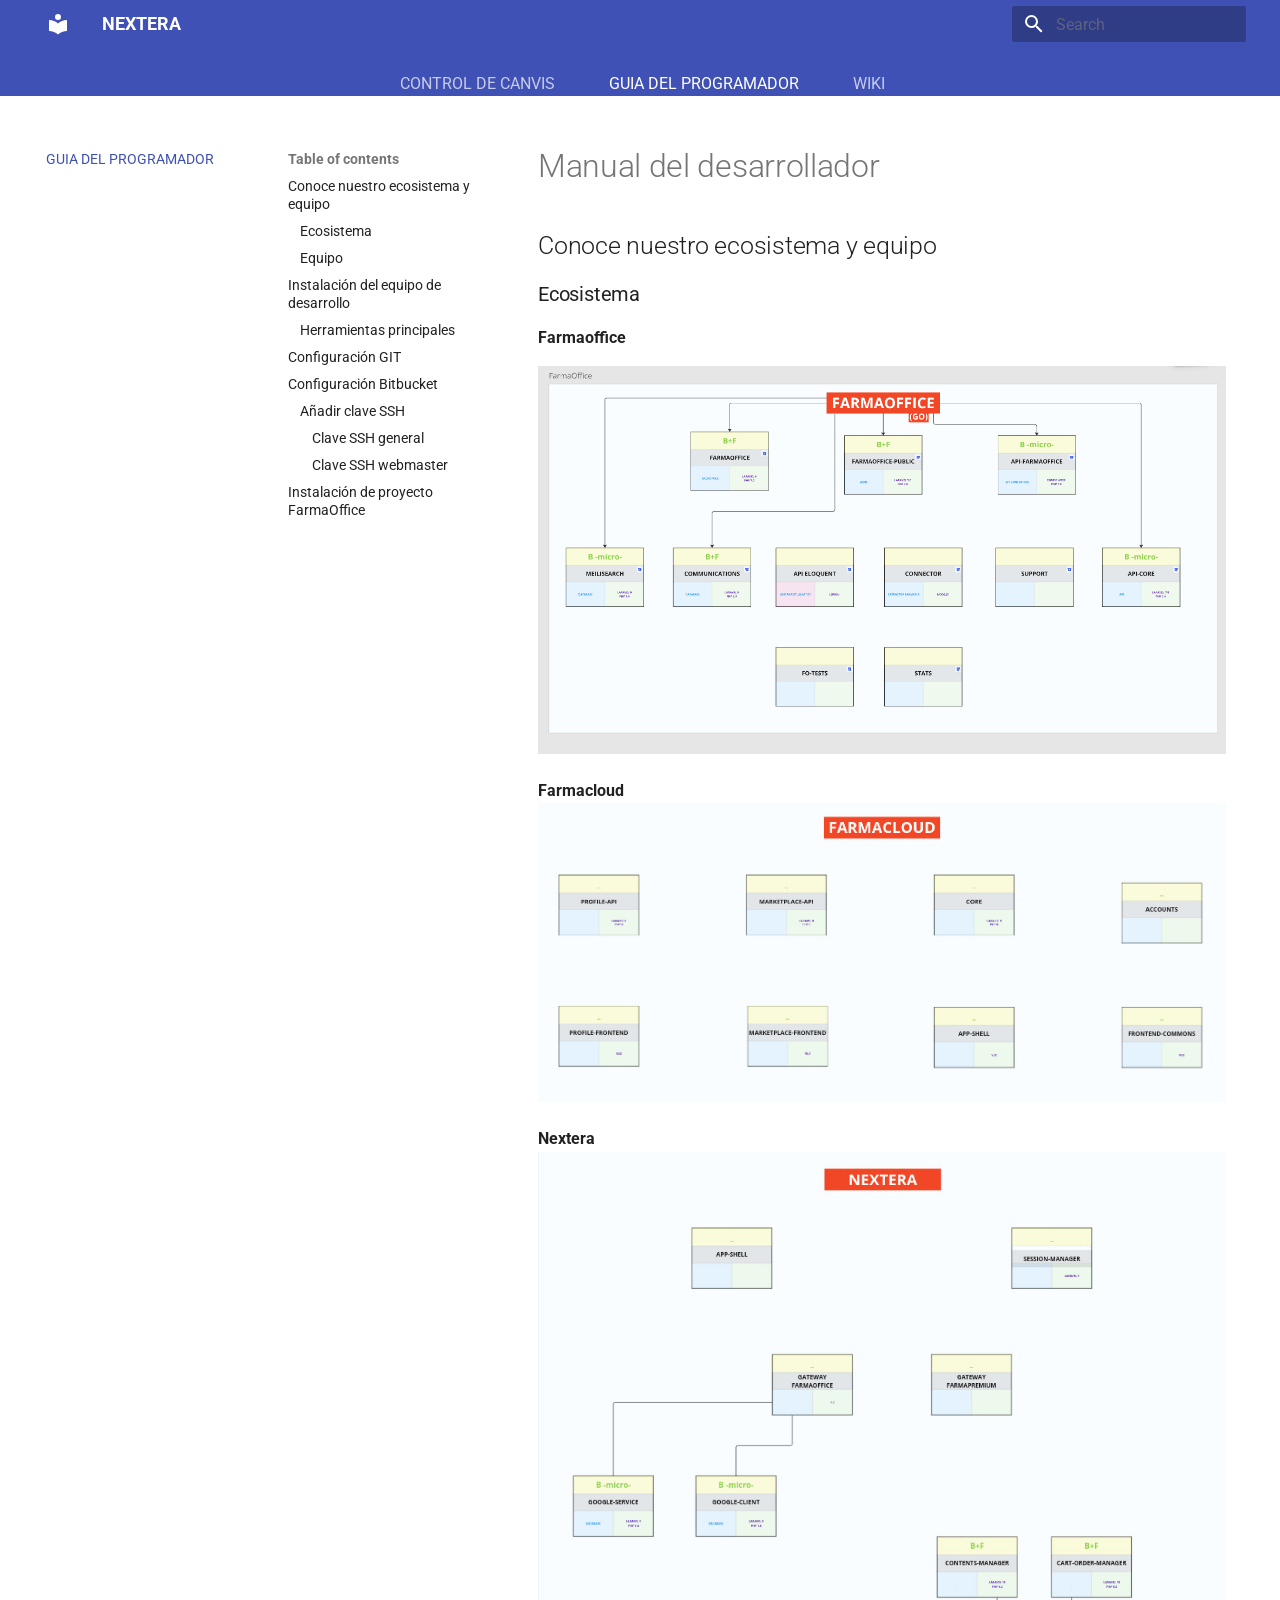
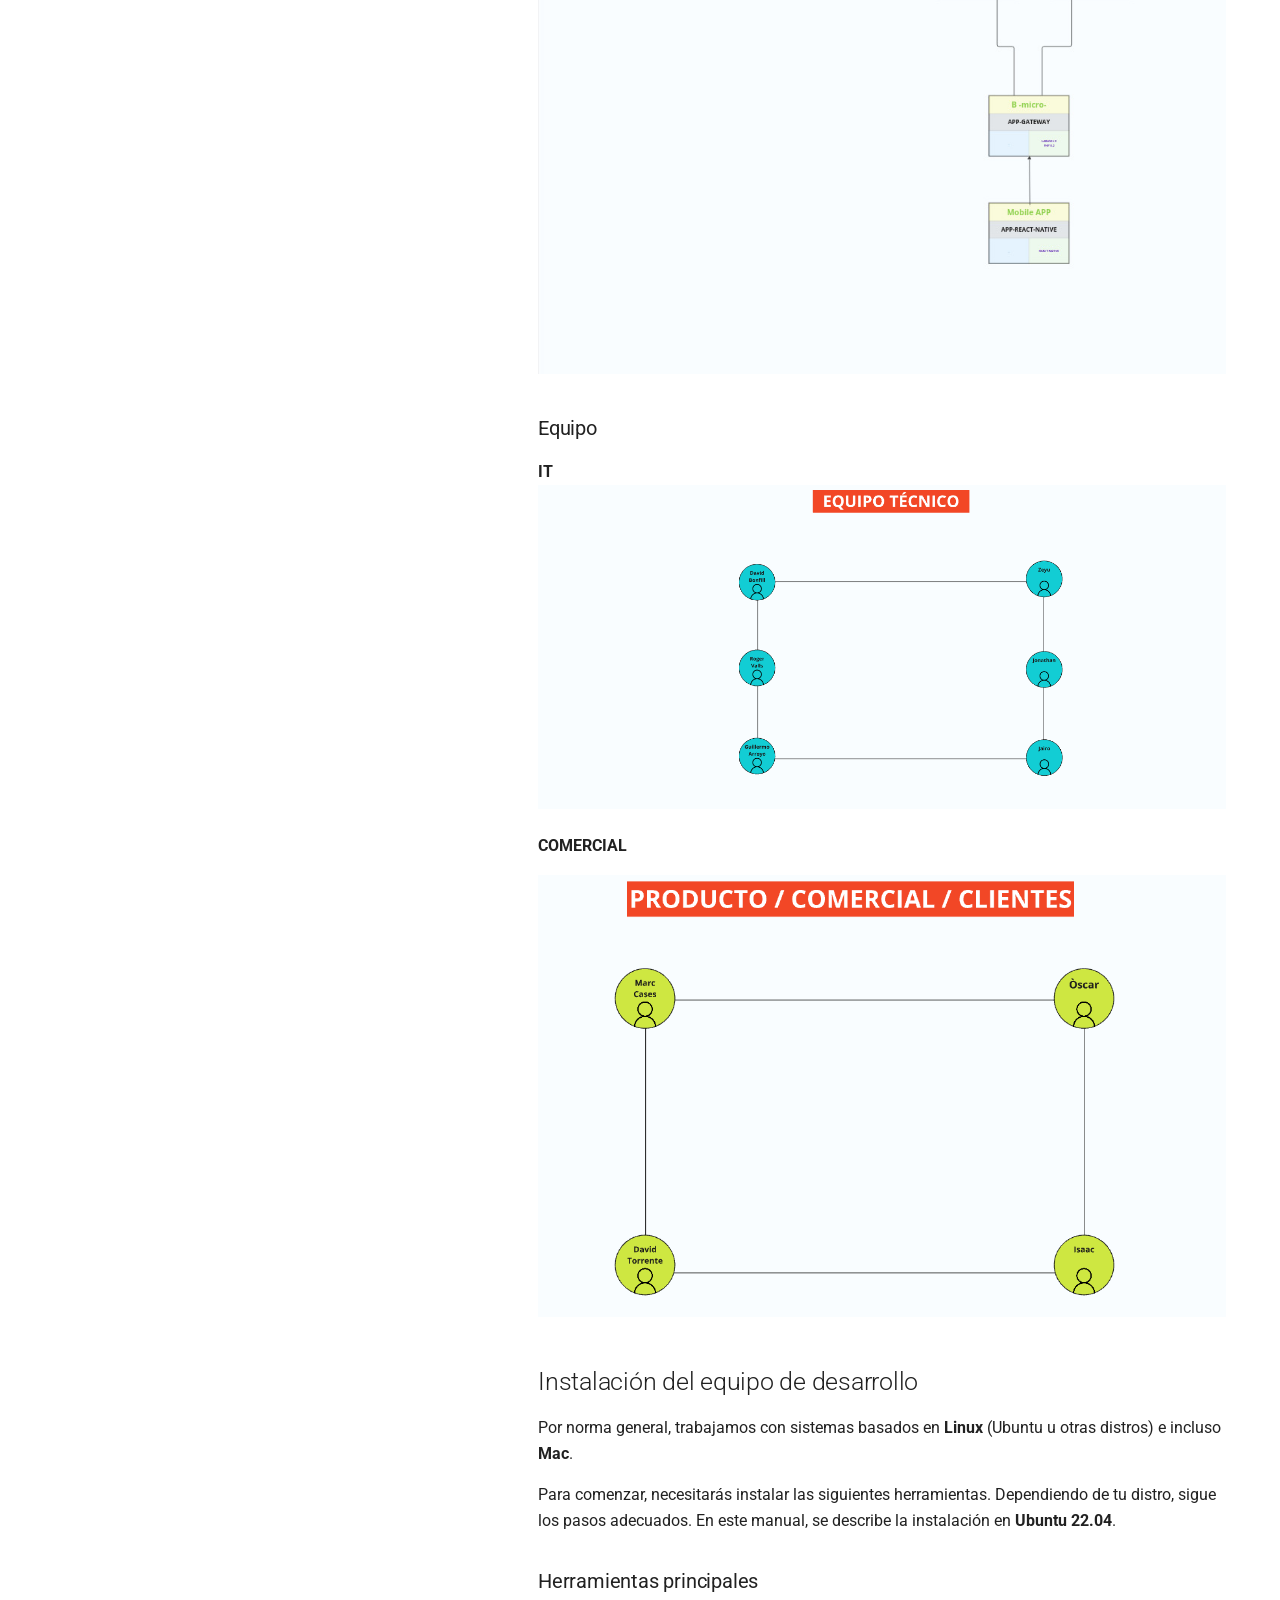
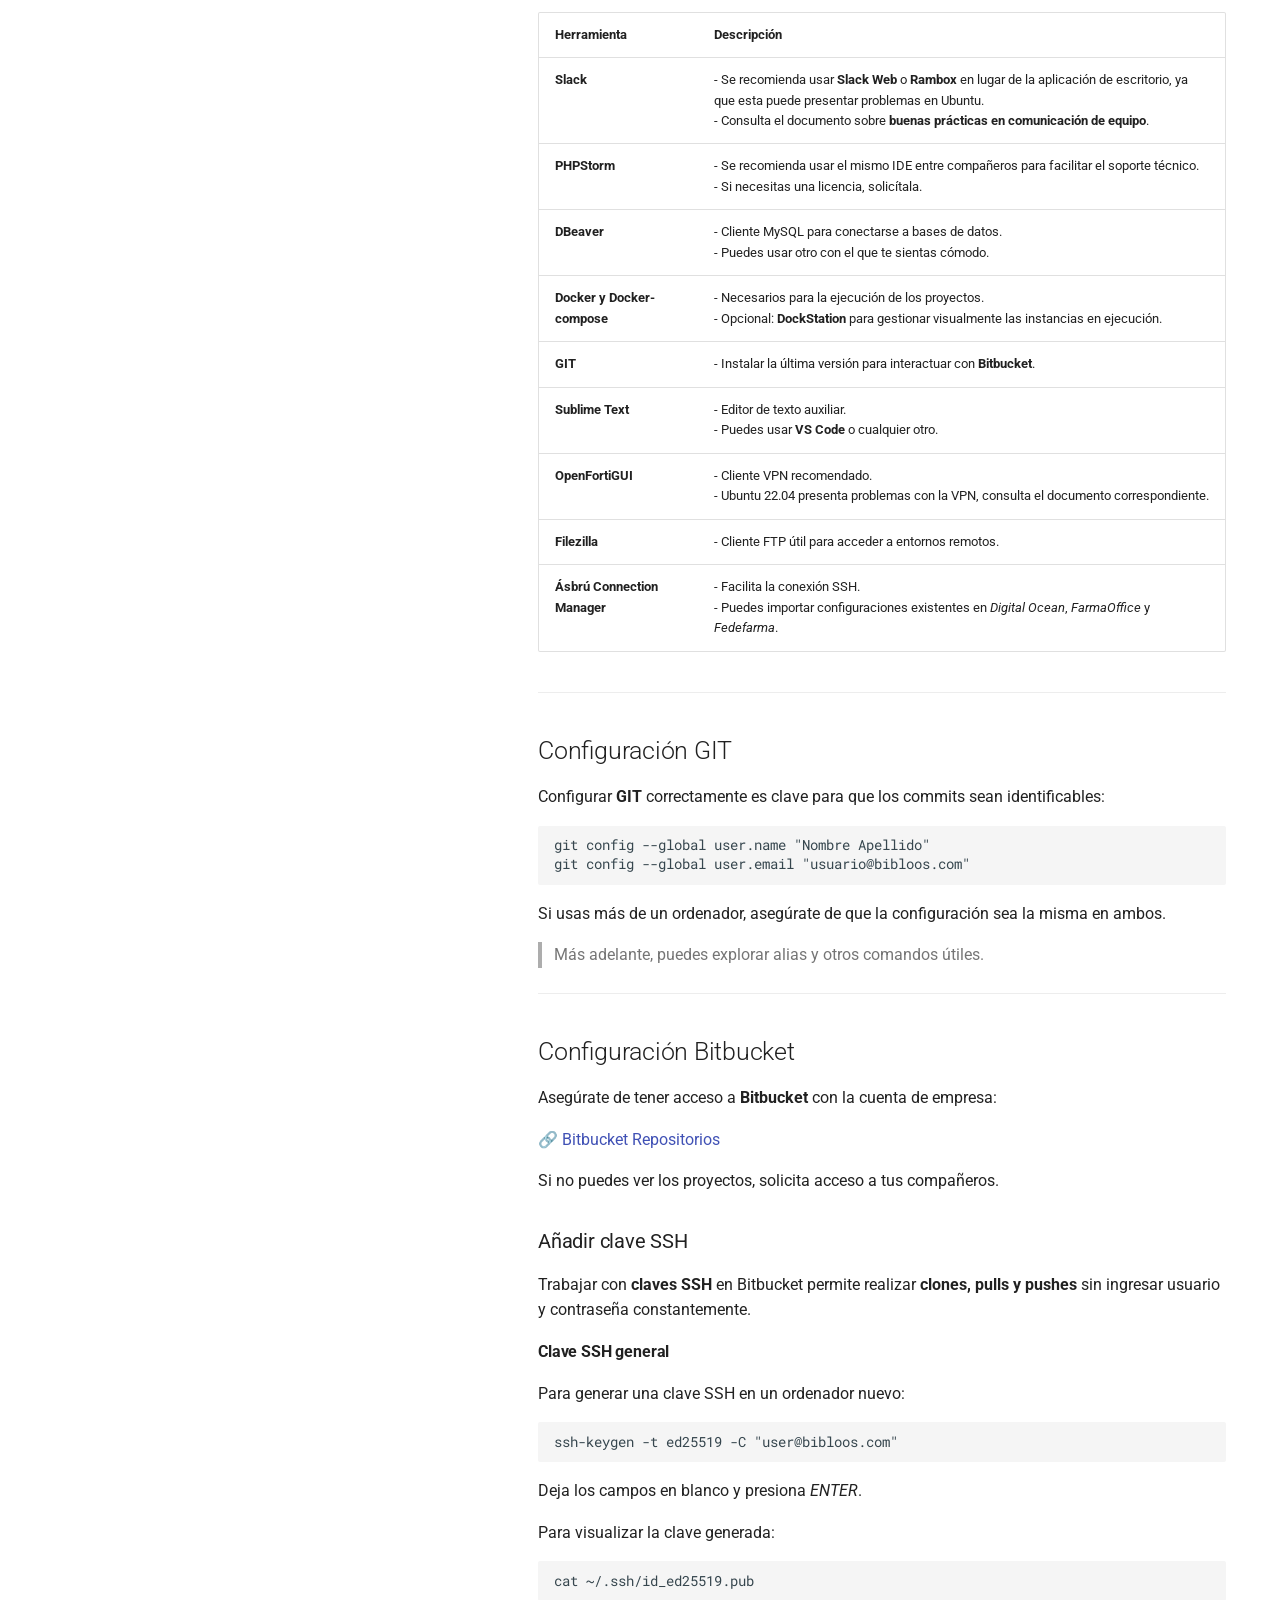
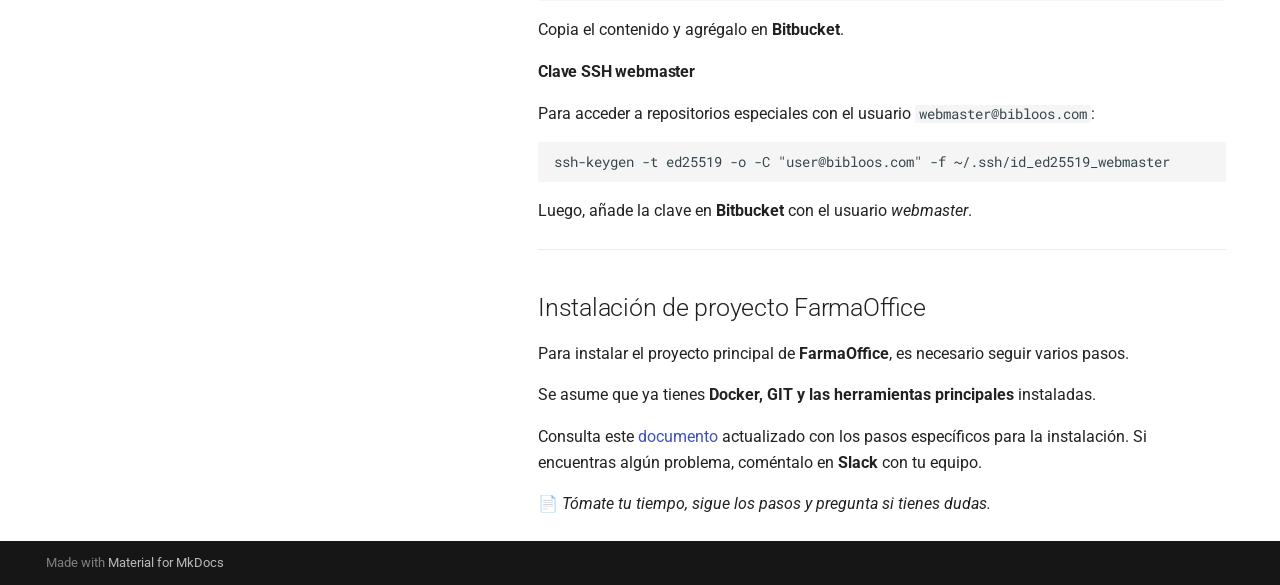
<file: gprogramador/index.html>
<!doctype html>
<html lang="en" class="no-js">
  <head>
    
      <meta charset="utf-8">
      <meta name="viewport" content="width=device-width,initial-scale=1">
      
      
      
      
        <link rel="prev" href="../cdecanvis/">
      
      
        <link rel="next" href="../wiki/">
      
      
      <link rel="icon" href="../assets/images/favicon.png">
      <meta name="generator" content="mkdocs-1.6.1, mkdocs-material-9.6.7">
    
    
      
        <title>GUIA DEL PROGRAMADOR - NEXTERA</title>
      
    
    
      <link rel="stylesheet" href="../assets/stylesheets/main.8608ea7d.min.css">
      
        
        <link rel="stylesheet" href="../assets/stylesheets/palette.06af60db.min.css">
      
      


    
    
      
    
    
      
        
        
        <link rel="preconnect" href="https://fonts.gstatic.com" crossorigin>
        <link rel="stylesheet" href="https://fonts.googleapis.com/css?family=Roboto:300,300i,400,400i,700,700i%7CRoboto+Mono:400,400i,700,700i&display=fallback">
        <style>:root{--md-text-font:"Roboto";--md-code-font:"Roboto Mono"}</style>
      
    
    
      <link rel="stylesheet" href="../styles/extra.css">
    
    <script>__md_scope=new URL("..",location),__md_hash=e=>[...e].reduce(((e,_)=>(e<<5)-e+_.charCodeAt(0)),0),__md_get=(e,_=localStorage,t=__md_scope)=>JSON.parse(_.getItem(t.pathname+"."+e)),__md_set=(e,_,t=localStorage,a=__md_scope)=>{try{t.setItem(a.pathname+"."+e,JSON.stringify(_))}catch(e){}}</script>
    
      

    
    
    
  </head>
  
  
    
    
    
    
    
    <body dir="ltr" data-md-color-scheme="default" data-md-color-primary="indigo" data-md-color-accent="pink">
  
    
    <input class="md-toggle" data-md-toggle="drawer" type="checkbox" id="__drawer" autocomplete="off">
    <input class="md-toggle" data-md-toggle="search" type="checkbox" id="__search" autocomplete="off">
    <label class="md-overlay" for="__drawer"></label>
    <div data-md-component="skip">
      
        
        <a href="#manual-del-desarrollador" class="md-skip">
          Skip to content
        </a>
      
    </div>
    <div data-md-component="announce">
      
    </div>
    
    
      

<header class="md-header" data-md-component="header">
  <nav class="md-header__inner md-grid" aria-label="Header">
    <a href=".." title="NEXTERA" class="md-header__button md-logo" aria-label="NEXTERA" data-md-component="logo">
      
  
  <svg xmlns="http://www.w3.org/2000/svg" viewBox="0 0 24 24"><path d="M12 8a3 3 0 0 0 3-3 3 3 0 0 0-3-3 3 3 0 0 0-3 3 3 3 0 0 0 3 3m0 3.54C9.64 9.35 6.5 8 3 8v11c3.5 0 6.64 1.35 9 3.54 2.36-2.19 5.5-3.54 9-3.54V8c-3.5 0-6.64 1.35-9 3.54"/></svg>

    </a>
    <label class="md-header__button md-icon" for="__drawer">
      
      <svg xmlns="http://www.w3.org/2000/svg" viewBox="0 0 24 24"><path d="M3 6h18v2H3zm0 5h18v2H3zm0 5h18v2H3z"/></svg>
    </label>
    <div class="md-header__title" data-md-component="header-title">
      <div class="md-header__ellipsis">
        <div class="md-header__topic">
          <span class="md-ellipsis">
            NEXTERA
          </span>
        </div>
        <div class="md-header__topic" data-md-component="header-topic">
          <span class="md-ellipsis">
            
              GUIA DEL PROGRAMADOR
            
          </span>
        </div>
      </div>
    </div>
    
      
    
    
    
    
      <label class="md-header__button md-icon" for="__search">
        
        <svg xmlns="http://www.w3.org/2000/svg" viewBox="0 0 24 24"><path d="M9.5 3A6.5 6.5 0 0 1 16 9.5c0 1.61-.59 3.09-1.56 4.23l.27.27h.79l5 5-1.5 1.5-5-5v-.79l-.27-.27A6.52 6.52 0 0 1 9.5 16 6.5 6.5 0 0 1 3 9.5 6.5 6.5 0 0 1 9.5 3m0 2C7 5 5 7 5 9.5S7 14 9.5 14 14 12 14 9.5 12 5 9.5 5"/></svg>
      </label>
      <div class="md-search" data-md-component="search" role="dialog">
  <label class="md-search__overlay" for="__search"></label>
  <div class="md-search__inner" role="search">
    <form class="md-search__form" name="search">
      <input type="text" class="md-search__input" name="query" aria-label="Search" placeholder="Search" autocapitalize="off" autocorrect="off" autocomplete="off" spellcheck="false" data-md-component="search-query" required>
      <label class="md-search__icon md-icon" for="__search">
        
        <svg xmlns="http://www.w3.org/2000/svg" viewBox="0 0 24 24"><path d="M9.5 3A6.5 6.5 0 0 1 16 9.5c0 1.61-.59 3.09-1.56 4.23l.27.27h.79l5 5-1.5 1.5-5-5v-.79l-.27-.27A6.52 6.52 0 0 1 9.5 16 6.5 6.5 0 0 1 3 9.5 6.5 6.5 0 0 1 9.5 3m0 2C7 5 5 7 5 9.5S7 14 9.5 14 14 12 14 9.5 12 5 9.5 5"/></svg>
        
        <svg xmlns="http://www.w3.org/2000/svg" viewBox="0 0 24 24"><path d="M20 11v2H8l5.5 5.5-1.42 1.42L4.16 12l7.92-7.92L13.5 5.5 8 11z"/></svg>
      </label>
      <nav class="md-search__options" aria-label="Search">
        
        <button type="reset" class="md-search__icon md-icon" title="Clear" aria-label="Clear" tabindex="-1">
          
          <svg xmlns="http://www.w3.org/2000/svg" viewBox="0 0 24 24"><path d="M19 6.41 17.59 5 12 10.59 6.41 5 5 6.41 10.59 12 5 17.59 6.41 19 12 13.41 17.59 19 19 17.59 13.41 12z"/></svg>
        </button>
      </nav>
      
    </form>
    <div class="md-search__output">
      <div class="md-search__scrollwrap" tabindex="0" data-md-scrollfix>
        <div class="md-search-result" data-md-component="search-result">
          <div class="md-search-result__meta">
            Initializing search
          </div>
          <ol class="md-search-result__list" role="presentation"></ol>
        </div>
      </div>
    </div>
  </div>
</div>
    
    
  </nav>
  
</header>
    
    <div class="md-container" data-md-component="container">
      
      
        
          
            
<nav class="md-tabs" aria-label="Tabs" data-md-component="tabs">
  <div class="md-grid">
    <ul class="md-tabs__list">
      
        
  
  
  
    <li class="md-tabs__item">
      <a href="../cdecanvis/" class="md-tabs__link">
        
  
    
  
  CONTROL DE CANVIS

      </a>
    </li>
  

      
        
  
  
    
  
  
    <li class="md-tabs__item md-tabs__item--active">
      <a href="./" class="md-tabs__link">
        
  
    
  
  GUIA DEL PROGRAMADOR

      </a>
    </li>
  

      
        
  
  
  
    <li class="md-tabs__item">
      <a href="../wiki/" class="md-tabs__link">
        
  
    
  
  WIKI

      </a>
    </li>
  

      
    </ul>
  </div>
</nav>
          
        
      
      <main class="md-main" data-md-component="main">
        <div class="md-main__inner md-grid">
          
            
              
              <div class="md-sidebar md-sidebar--primary" data-md-component="sidebar" data-md-type="navigation" >
                <div class="md-sidebar__scrollwrap">
                  <div class="md-sidebar__inner">
                    


  


<nav class="md-nav md-nav--primary md-nav--lifted" aria-label="Navigation" data-md-level="0">
  <label class="md-nav__title" for="__drawer">
    <a href=".." title="NEXTERA" class="md-nav__button md-logo" aria-label="NEXTERA" data-md-component="logo">
      
  
  <svg xmlns="http://www.w3.org/2000/svg" viewBox="0 0 24 24"><path d="M12 8a3 3 0 0 0 3-3 3 3 0 0 0-3-3 3 3 0 0 0-3 3 3 3 0 0 0 3 3m0 3.54C9.64 9.35 6.5 8 3 8v11c3.5 0 6.64 1.35 9 3.54 2.36-2.19 5.5-3.54 9-3.54V8c-3.5 0-6.64 1.35-9 3.54"/></svg>

    </a>
    NEXTERA
  </label>
  
  <ul class="md-nav__list" data-md-scrollfix>
    
      
      
  
  
  
  
    <li class="md-nav__item">
      <a href="../cdecanvis/" class="md-nav__link">
        
  
  <span class="md-ellipsis">
    CONTROL DE CANVIS
    
  </span>
  

      </a>
    </li>
  

    
      
      
  
  
    
  
  
  
    <li class="md-nav__item md-nav__item--active">
      
      <input class="md-nav__toggle md-toggle" type="checkbox" id="__toc">
      
      
        
      
      
        <label class="md-nav__link md-nav__link--active" for="__toc">
          
  
  <span class="md-ellipsis">
    GUIA DEL PROGRAMADOR
    
  </span>
  

          <span class="md-nav__icon md-icon"></span>
        </label>
      
      <a href="./" class="md-nav__link md-nav__link--active">
        
  
  <span class="md-ellipsis">
    GUIA DEL PROGRAMADOR
    
  </span>
  

      </a>
      
        

<nav class="md-nav md-nav--secondary" aria-label="Table of contents">
  
  
  
    
  
  
    <label class="md-nav__title" for="__toc">
      <span class="md-nav__icon md-icon"></span>
      Table of contents
    </label>
    <ul class="md-nav__list" data-md-component="toc" data-md-scrollfix>
      
        <li class="md-nav__item">
  <a href="#conoce-nuestro-ecosistema-y-equipo" class="md-nav__link">
    <span class="md-ellipsis">
      Conoce nuestro ecosistema y equipo
    </span>
  </a>
  
    <nav class="md-nav" aria-label="Conoce nuestro ecosistema y equipo">
      <ul class="md-nav__list">
        
          <li class="md-nav__item">
  <a href="#ecosistema" class="md-nav__link">
    <span class="md-ellipsis">
      Ecosistema
    </span>
  </a>
  
</li>
        
          <li class="md-nav__item">
  <a href="#equipo" class="md-nav__link">
    <span class="md-ellipsis">
      Equipo
    </span>
  </a>
  
</li>
        
      </ul>
    </nav>
  
</li>
      
        <li class="md-nav__item">
  <a href="#instalacion-del-equipo-de-desarrollo" class="md-nav__link">
    <span class="md-ellipsis">
      Instalación del equipo de desarrollo
    </span>
  </a>
  
    <nav class="md-nav" aria-label="Instalación del equipo de desarrollo">
      <ul class="md-nav__list">
        
          <li class="md-nav__item">
  <a href="#herramientas-principales" class="md-nav__link">
    <span class="md-ellipsis">
      Herramientas principales
    </span>
  </a>
  
</li>
        
      </ul>
    </nav>
  
</li>
      
        <li class="md-nav__item">
  <a href="#configuracion-git" class="md-nav__link">
    <span class="md-ellipsis">
      Configuración GIT
    </span>
  </a>
  
</li>
      
        <li class="md-nav__item">
  <a href="#configuracion-bitbucket" class="md-nav__link">
    <span class="md-ellipsis">
      Configuración Bitbucket
    </span>
  </a>
  
    <nav class="md-nav" aria-label="Configuración Bitbucket">
      <ul class="md-nav__list">
        
          <li class="md-nav__item">
  <a href="#anadir-clave-ssh" class="md-nav__link">
    <span class="md-ellipsis">
      Añadir clave SSH
    </span>
  </a>
  
    <nav class="md-nav" aria-label="Añadir clave SSH">
      <ul class="md-nav__list">
        
          <li class="md-nav__item">
  <a href="#clave-ssh-general" class="md-nav__link">
    <span class="md-ellipsis">
      Clave SSH general
    </span>
  </a>
  
</li>
        
          <li class="md-nav__item">
  <a href="#clave-ssh-webmaster" class="md-nav__link">
    <span class="md-ellipsis">
      Clave SSH webmaster
    </span>
  </a>
  
</li>
        
      </ul>
    </nav>
  
</li>
        
      </ul>
    </nav>
  
</li>
      
        <li class="md-nav__item">
  <a href="#instalacion-de-proyecto-farmaoffice" class="md-nav__link">
    <span class="md-ellipsis">
      Instalación de proyecto FarmaOffice
    </span>
  </a>
  
</li>
      
    </ul>
  
</nav>
      
    </li>
  

    
      
      
  
  
  
  
    <li class="md-nav__item">
      <a href="../wiki/" class="md-nav__link">
        
  
  <span class="md-ellipsis">
    WIKI
    
  </span>
  

      </a>
    </li>
  

    
  </ul>
</nav>
                  </div>
                </div>
              </div>
            
            
              
              <div class="md-sidebar md-sidebar--secondary" data-md-component="sidebar" data-md-type="toc" >
                <div class="md-sidebar__scrollwrap">
                  <div class="md-sidebar__inner">
                    

<nav class="md-nav md-nav--secondary" aria-label="Table of contents">
  
  
  
    
  
  
    <label class="md-nav__title" for="__toc">
      <span class="md-nav__icon md-icon"></span>
      Table of contents
    </label>
    <ul class="md-nav__list" data-md-component="toc" data-md-scrollfix>
      
        <li class="md-nav__item">
  <a href="#conoce-nuestro-ecosistema-y-equipo" class="md-nav__link">
    <span class="md-ellipsis">
      Conoce nuestro ecosistema y equipo
    </span>
  </a>
  
    <nav class="md-nav" aria-label="Conoce nuestro ecosistema y equipo">
      <ul class="md-nav__list">
        
          <li class="md-nav__item">
  <a href="#ecosistema" class="md-nav__link">
    <span class="md-ellipsis">
      Ecosistema
    </span>
  </a>
  
</li>
        
          <li class="md-nav__item">
  <a href="#equipo" class="md-nav__link">
    <span class="md-ellipsis">
      Equipo
    </span>
  </a>
  
</li>
        
      </ul>
    </nav>
  
</li>
      
        <li class="md-nav__item">
  <a href="#instalacion-del-equipo-de-desarrollo" class="md-nav__link">
    <span class="md-ellipsis">
      Instalación del equipo de desarrollo
    </span>
  </a>
  
    <nav class="md-nav" aria-label="Instalación del equipo de desarrollo">
      <ul class="md-nav__list">
        
          <li class="md-nav__item">
  <a href="#herramientas-principales" class="md-nav__link">
    <span class="md-ellipsis">
      Herramientas principales
    </span>
  </a>
  
</li>
        
      </ul>
    </nav>
  
</li>
      
        <li class="md-nav__item">
  <a href="#configuracion-git" class="md-nav__link">
    <span class="md-ellipsis">
      Configuración GIT
    </span>
  </a>
  
</li>
      
        <li class="md-nav__item">
  <a href="#configuracion-bitbucket" class="md-nav__link">
    <span class="md-ellipsis">
      Configuración Bitbucket
    </span>
  </a>
  
    <nav class="md-nav" aria-label="Configuración Bitbucket">
      <ul class="md-nav__list">
        
          <li class="md-nav__item">
  <a href="#anadir-clave-ssh" class="md-nav__link">
    <span class="md-ellipsis">
      Añadir clave SSH
    </span>
  </a>
  
    <nav class="md-nav" aria-label="Añadir clave SSH">
      <ul class="md-nav__list">
        
          <li class="md-nav__item">
  <a href="#clave-ssh-general" class="md-nav__link">
    <span class="md-ellipsis">
      Clave SSH general
    </span>
  </a>
  
</li>
        
          <li class="md-nav__item">
  <a href="#clave-ssh-webmaster" class="md-nav__link">
    <span class="md-ellipsis">
      Clave SSH webmaster
    </span>
  </a>
  
</li>
        
      </ul>
    </nav>
  
</li>
        
      </ul>
    </nav>
  
</li>
      
        <li class="md-nav__item">
  <a href="#instalacion-de-proyecto-farmaoffice" class="md-nav__link">
    <span class="md-ellipsis">
      Instalación de proyecto FarmaOffice
    </span>
  </a>
  
</li>
      
    </ul>
  
</nav>
                  </div>
                </div>
              </div>
            
          
          
            <div class="md-content" data-md-component="content">
              <article class="md-content__inner md-typeset">
                
                  



<h1 id="manual-del-desarrollador">Manual del desarrollador</h1>
<!-- ## Índice

- [Manual del desarrollador](#manual-del-desarrollador)
  - [FarmaOffice - Marzo 2023](#farmaoffice---marzo-2023)
  - [Índice](#índice)
  - [Conoce nuestro ecosistema y equipo](#conoce-nuestro-ecosistema-y-equipo)
    - [Ecosistema](#ecosistema)
    - [Equipo](#equipo)
  - [Instalación del equipo de desarrollo](#instalación-del-equipo-de-desarrollo)
    - [Herramientas principales](#herramientas-principales)
  - [Configuración GIT](#configuración-git)
  - [Configuración Bitbucket](#configuración-bitbucket)
    - [Añadir clave SSH](#añadir-clave-ssh)
      - [Clave SSH general](#clave-ssh-general)
      - [Clave SSH webmaster](#clave-ssh-webmaster)
  - [Instalación de proyecto FarmaOffice](#instalación-de-proyecto-farmaoffice)

--- -->

<h2 id="conoce-nuestro-ecosistema-y-equipo">Conoce nuestro ecosistema y equipo</h2>
<h3 id="ecosistema">Ecosistema</h3>
<p><strong>Farmaoffice</strong></p>
<p><img alt="alt text" src="../image-2.png" /></p>
<p><strong>Farmacloud</strong>
<img alt="alt text" src="../Ecosistemas%20y%20Equipo%20-%20FarmaCloud.jpg" /></p>
<p><strong>Nextera</strong>
<img alt="alt text" src="../Ecosistemas%20y%20Equipo%20-%20Nextera.jpg" /></p>
<h3 id="equipo">Equipo</h3>
<!-- En este **MIRO** verás un esquema de los diferentes departamentos con las personas que forman parte de ellos.

> *Si no puedes acceder a MIRO, regístrate usando este enlace con el correo de empresa.*

--- -->

<p><strong>IT</strong>
<img alt="alt text" src="../image.png" /></p>
<p><strong>COMERCIAL</strong></p>
<p><img alt="alt text" src="../image-1.png" /></p>
<h2 id="instalacion-del-equipo-de-desarrollo">Instalación del equipo de desarrollo</h2>
<p>Por norma general, trabajamos con sistemas basados en <strong>Linux</strong> (Ubuntu u otras distros) e incluso <strong>Mac</strong>.</p>
<p>Para comenzar, necesitarás instalar las siguientes herramientas. Dependiendo de tu distro, sigue los pasos adecuados. En este manual, se describe la instalación en <strong>Ubuntu 22.04</strong>.</p>
<h3 id="herramientas-principales">Herramientas principales</h3>
<table>
<thead>
<tr>
<th><strong>Herramienta</strong></th>
<th><strong>Descripción</strong></th>
</tr>
</thead>
<tbody>
<tr>
<td><strong>Slack</strong></td>
<td>- Se recomienda usar <strong>Slack Web</strong> o <strong>Rambox</strong> en lugar de la aplicación de escritorio, ya que esta puede presentar problemas en Ubuntu. <br> - Consulta el documento sobre <strong>buenas prácticas en comunicación de equipo</strong>.</td>
</tr>
<tr>
<td><strong>PHPStorm</strong></td>
<td>- Se recomienda usar el mismo IDE entre compañeros para facilitar el soporte técnico. <br> - Si necesitas una licencia, solicítala.</td>
</tr>
<tr>
<td><strong>DBeaver</strong></td>
<td>- Cliente MySQL para conectarse a bases de datos. <br> - Puedes usar otro con el que te sientas cómodo.</td>
</tr>
<tr>
<td><strong>Docker y Docker-compose</strong></td>
<td>- Necesarios para la ejecución de los proyectos. <br> - Opcional: <strong>DockStation</strong> para gestionar visualmente las instancias en ejecución.</td>
</tr>
<tr>
<td><strong>GIT</strong></td>
<td>- Instalar la última versión para interactuar con <strong>Bitbucket</strong>.</td>
</tr>
<tr>
<td><strong>Sublime Text</strong></td>
<td>- Editor de texto auxiliar. <br> - Puedes usar <strong>VS Code</strong> o cualquier otro.</td>
</tr>
<tr>
<td><strong>OpenFortiGUI</strong></td>
<td>- Cliente VPN recomendado. <br> - Ubuntu 22.04 presenta problemas con la VPN, consulta el documento correspondiente.</td>
</tr>
<tr>
<td><strong>Filezilla</strong></td>
<td>- Cliente FTP útil para acceder a entornos remotos.</td>
</tr>
<tr>
<td><strong>Ásbrú Connection Manager</strong></td>
<td>- Facilita la conexión SSH. <br> - Puedes importar configuraciones existentes en <em>Digital Ocean</em>, <em>FarmaOffice</em> y <em>Fedefarma</em>.</td>
</tr>
</tbody>
</table>
<hr />
<h2 id="configuracion-git">Configuración GIT</h2>
<p>Configurar <strong>GIT</strong> correctamente es clave para que los commits sean identificables:</p>
<pre><code class="language-bash">git config --global user.name &quot;Nombre Apellido&quot;
git config --global user.email &quot;usuario@bibloos.com&quot;
</code></pre>
<p>Si usas más de un ordenador, asegúrate de que la configuración sea la misma en ambos.</p>
<blockquote>
<p>Más adelante, puedes explorar alias y otros comandos útiles.</p>
</blockquote>
<hr />
<h2 id="configuracion-bitbucket">Configuración Bitbucket</h2>
<p>Asegúrate de tener acceso a <strong>Bitbucket</strong> con la cuenta de empresa:</p>
<p>🔗 <a href="https://bitbucket.org/dashboard/repositories">Bitbucket Repositorios</a></p>
<p>Si no puedes ver los proyectos, solicita acceso a tus compañeros.</p>
<h3 id="anadir-clave-ssh">Añadir clave SSH</h3>
<p>Trabajar con <strong>claves SSH</strong> en Bitbucket permite realizar <strong>clones, pulls y pushes</strong> sin ingresar usuario y contraseña constantemente.</p>
<h4 id="clave-ssh-general">Clave SSH general</h4>
<p>Para generar una clave SSH en un ordenador nuevo:</p>
<pre><code class="language-bash">ssh-keygen -t ed25519 -C &quot;user@bibloos.com&quot;
</code></pre>
<p>Deja los campos en blanco y presiona <em>ENTER</em>.</p>
<p>Para visualizar la clave generada:</p>
<pre><code class="language-bash">cat ~/.ssh/id_ed25519.pub
</code></pre>
<p>Copia el contenido y agrégalo en <strong>Bitbucket</strong>.</p>
<h4 id="clave-ssh-webmaster">Clave SSH webmaster</h4>
<p>Para acceder a repositorios especiales con el usuario <code>webmaster@bibloos.com</code>:</p>
<pre><code class="language-bash">ssh-keygen -t ed25519 -o -C &quot;user@bibloos.com&quot; -f ~/.ssh/id_ed25519_webmaster
</code></pre>
<p>Luego, añade la clave en <strong>Bitbucket</strong> con el usuario <em>webmaster</em>.</p>
<hr />
<h2 id="instalacion-de-proyecto-farmaoffice">Instalación de proyecto FarmaOffice</h2>
<p>Para instalar el proyecto principal de <strong>FarmaOffice</strong>, es necesario seguir varios pasos.</p>
<p>Se asume que ya tienes <strong>Docker, GIT y las herramientas principales</strong> instaladas.</p>
<p>Consulta este <a href="../instalacion/">documento</a> actualizado con los pasos específicos para la instalación. Si encuentras algún problema, coméntalo en <strong>Slack</strong> con tu equipo.</p>
<p>📄 <em>Tómate tu tiempo, sigue los pasos y pregunta si tienes dudas.</em></p>












                
              </article>
            </div>
          
          
<script>var target=document.getElementById(location.hash.slice(1));target&&target.name&&(target.checked=target.name.startsWith("__tabbed_"))</script>
        </div>
        
      </main>
      
        <footer class="md-footer">
  
  <div class="md-footer-meta md-typeset">
    <div class="md-footer-meta__inner md-grid">
      <div class="md-copyright">
  
  
    Made with
    <a href="https://squidfunk.github.io/mkdocs-material/" target="_blank" rel="noopener">
      Material for MkDocs
    </a>
  
</div>
      
    </div>
  </div>
</footer>
      
    </div>
    <div class="md-dialog" data-md-component="dialog">
      <div class="md-dialog__inner md-typeset"></div>
    </div>
    
    
    <script id="__config" type="application/json">{"base": "..", "features": ["navigation.tabs"], "search": "../assets/javascripts/workers/search.f8cc74c7.min.js", "translations": {"clipboard.copied": "Copied to clipboard", "clipboard.copy": "Copy to clipboard", "search.result.more.one": "1 more on this page", "search.result.more.other": "# more on this page", "search.result.none": "No matching documents", "search.result.one": "1 matching document", "search.result.other": "# matching documents", "search.result.placeholder": "Type to start searching", "search.result.term.missing": "Missing", "select.version": "Select version"}}</script>
    
    
      <script src="../assets/javascripts/bundle.c8b220af.min.js"></script>
      
    
  </body>
</html>
</file>
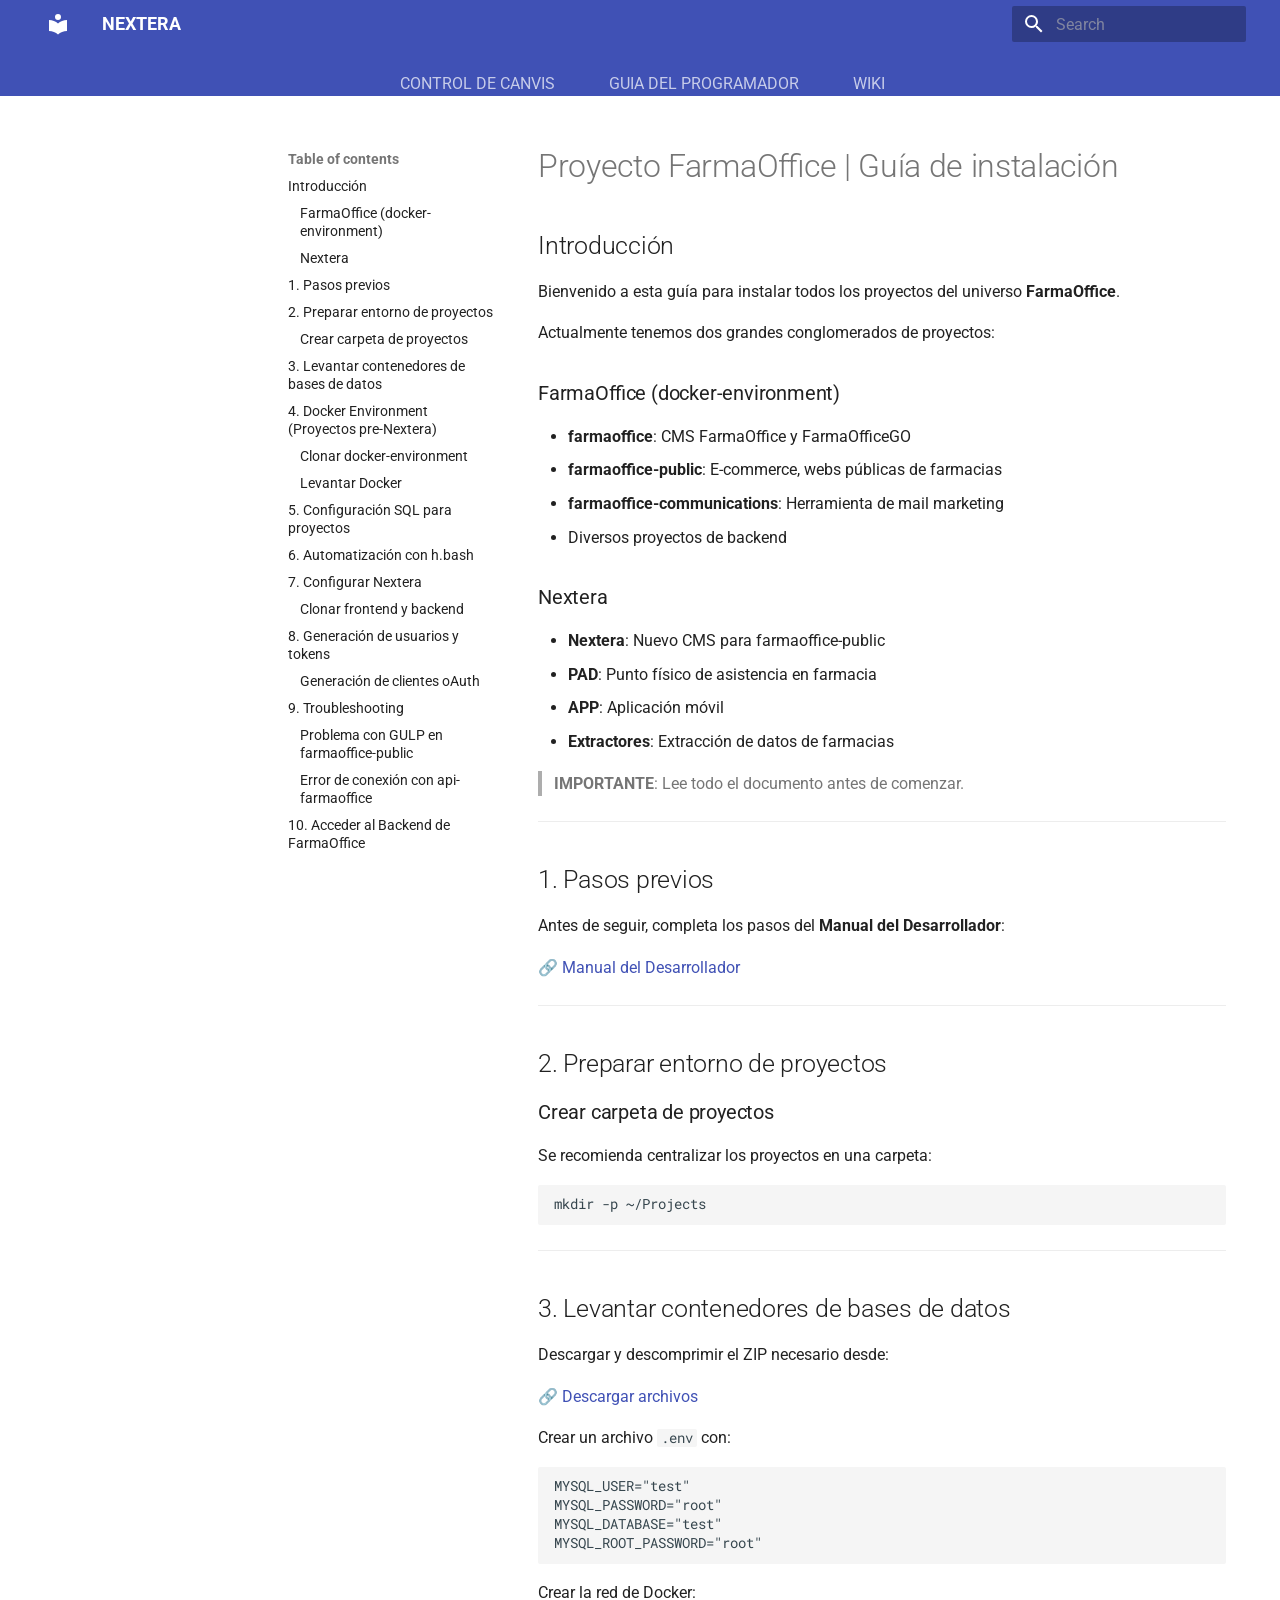
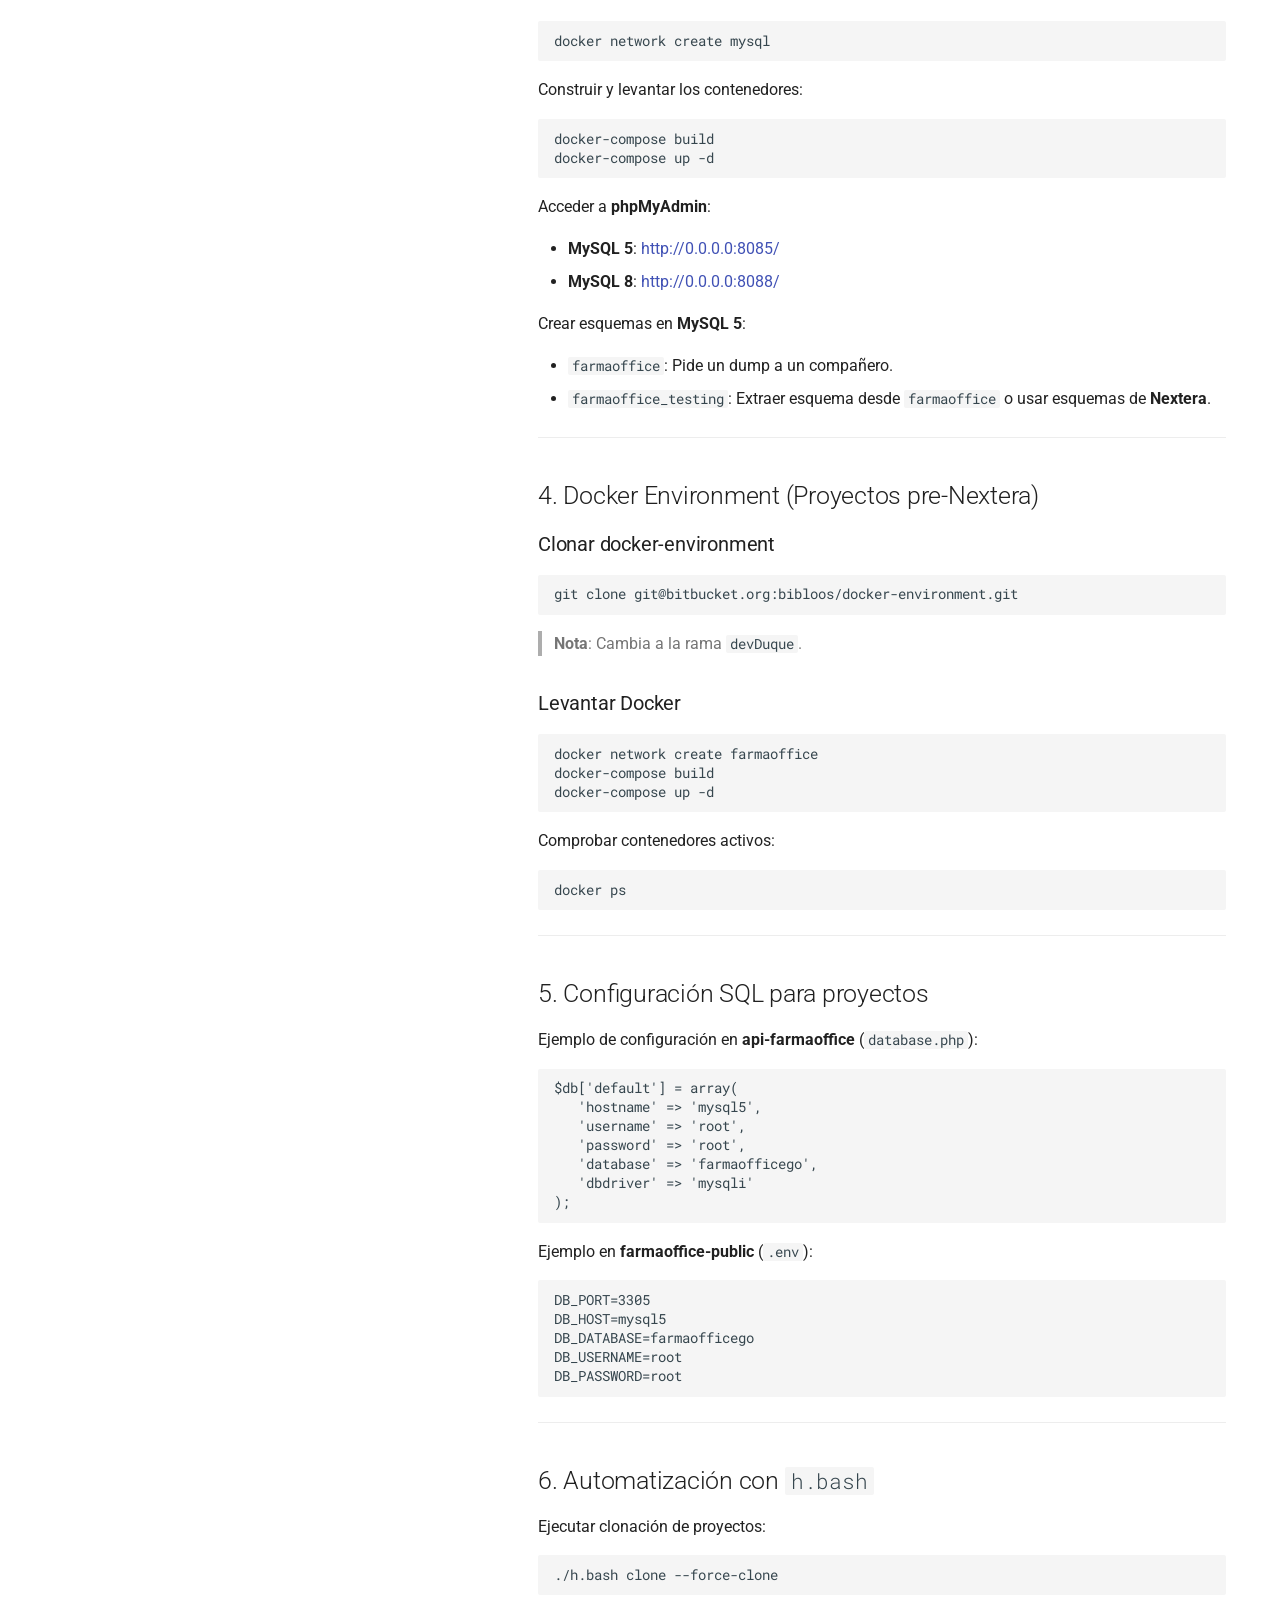
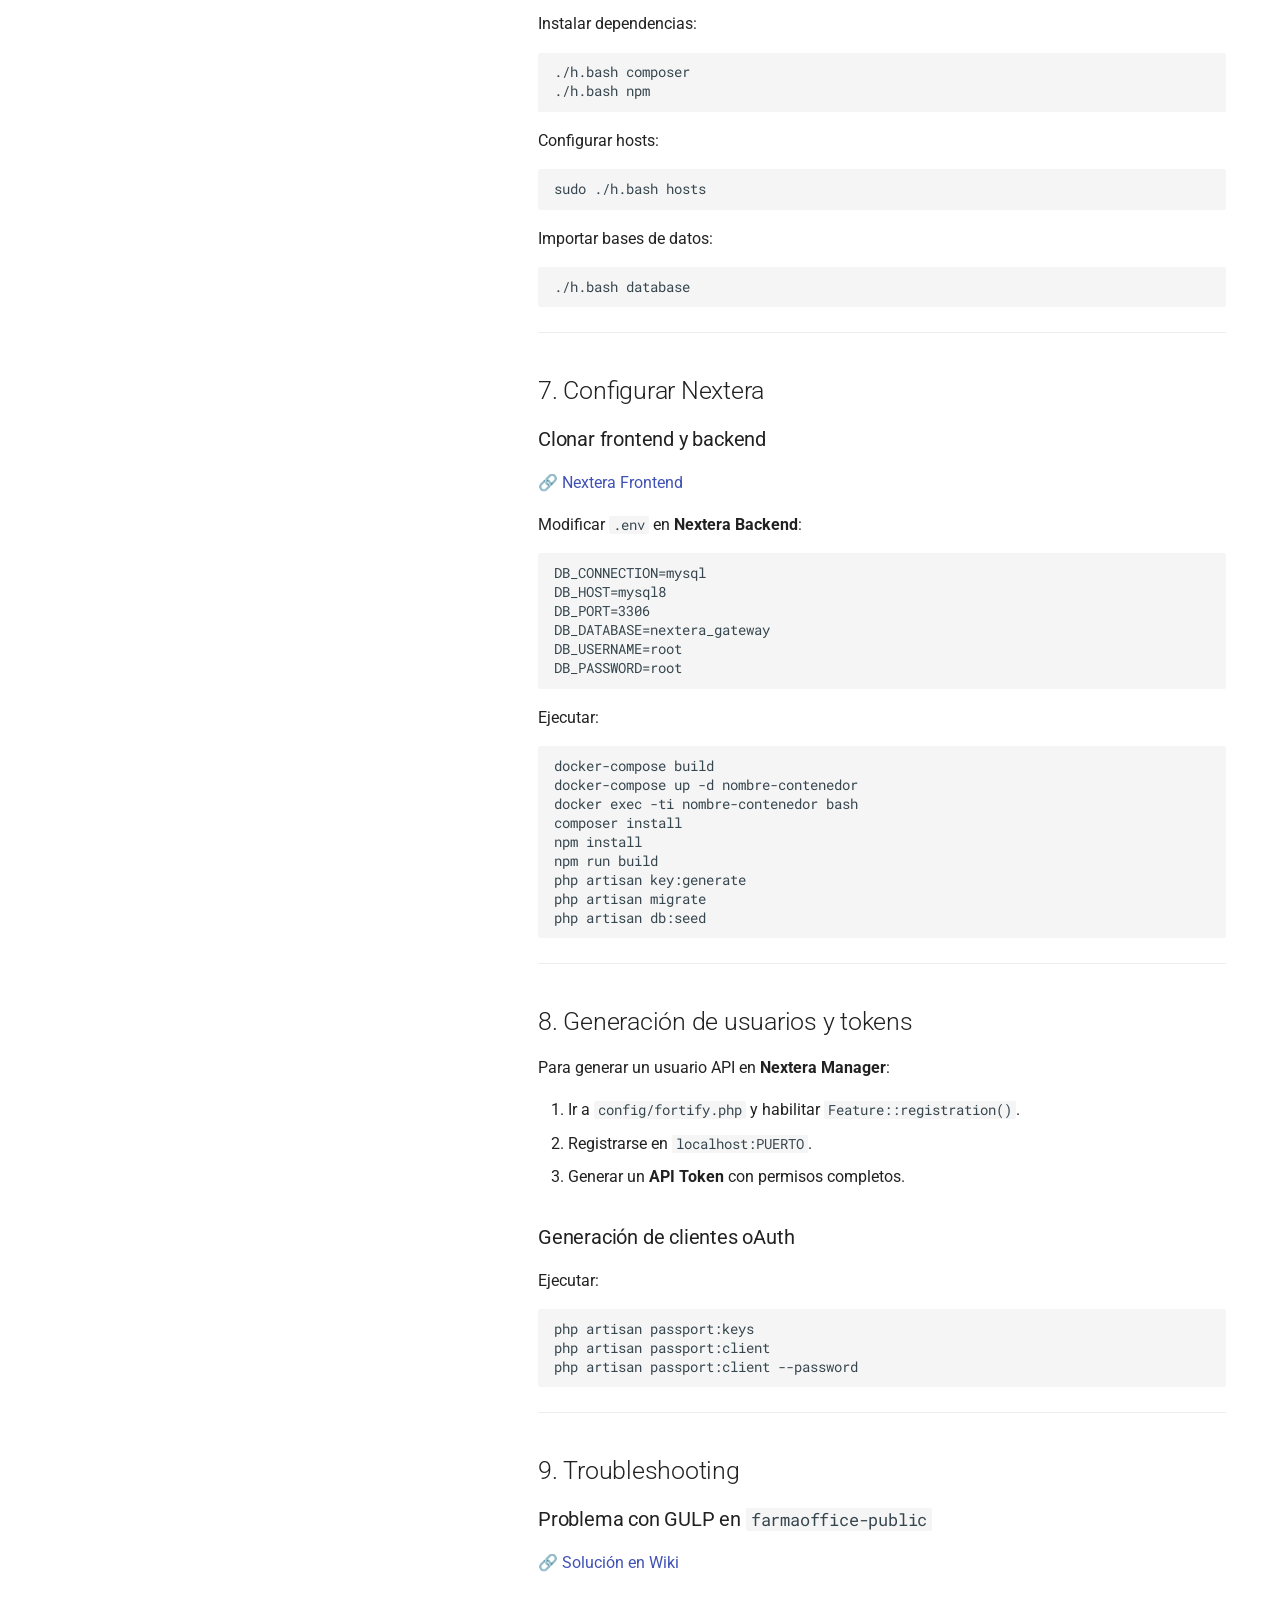
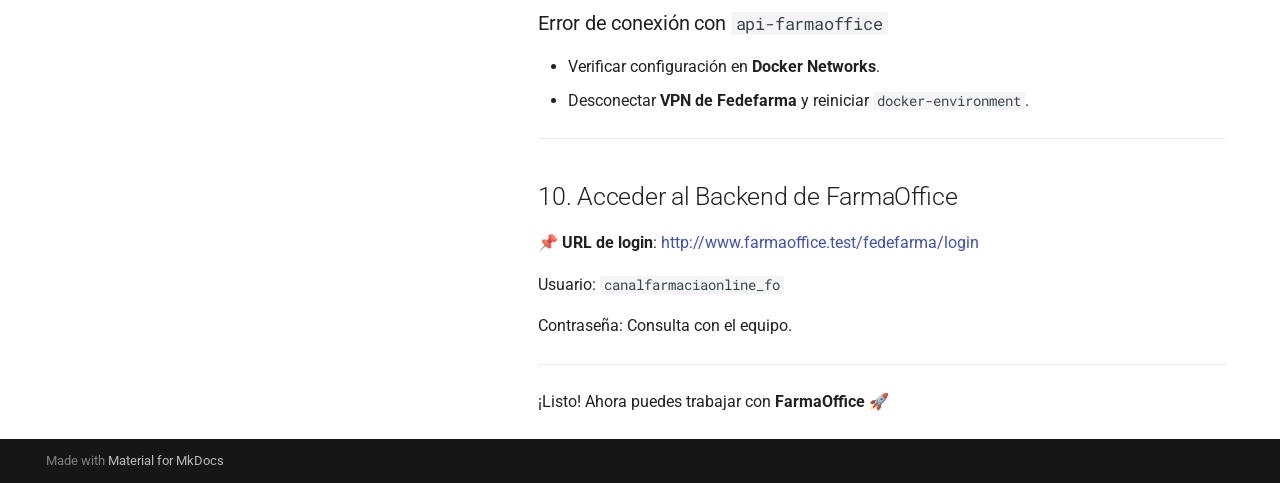
<file: instalacion/index.html>
<!doctype html>
<html lang="en" class="no-js">
  <head>
    
      <meta charset="utf-8">
      <meta name="viewport" content="width=device-width,initial-scale=1">
      
      
      
      
      
      
      <link rel="icon" href="../assets/images/favicon.png">
      <meta name="generator" content="mkdocs-1.6.1, mkdocs-material-9.6.7">
    
    
      
        <title>Proyecto FarmaOffice | Guía de instalación - NEXTERA</title>
      
    
    
      <link rel="stylesheet" href="../assets/stylesheets/main.8608ea7d.min.css">
      
        
        <link rel="stylesheet" href="../assets/stylesheets/palette.06af60db.min.css">
      
      


    
    
      
    
    
      
        
        
        <link rel="preconnect" href="https://fonts.gstatic.com" crossorigin>
        <link rel="stylesheet" href="https://fonts.googleapis.com/css?family=Roboto:300,300i,400,400i,700,700i%7CRoboto+Mono:400,400i,700,700i&display=fallback">
        <style>:root{--md-text-font:"Roboto";--md-code-font:"Roboto Mono"}</style>
      
    
    
      <link rel="stylesheet" href="../styles/extra.css">
    
    <script>__md_scope=new URL("..",location),__md_hash=e=>[...e].reduce(((e,_)=>(e<<5)-e+_.charCodeAt(0)),0),__md_get=(e,_=localStorage,t=__md_scope)=>JSON.parse(_.getItem(t.pathname+"."+e)),__md_set=(e,_,t=localStorage,a=__md_scope)=>{try{t.setItem(a.pathname+"."+e,JSON.stringify(_))}catch(e){}}</script>
    
      

    
    
    
  </head>
  
  
    
    
    
    
    
    <body dir="ltr" data-md-color-scheme="default" data-md-color-primary="indigo" data-md-color-accent="pink">
  
    
    <input class="md-toggle" data-md-toggle="drawer" type="checkbox" id="__drawer" autocomplete="off">
    <input class="md-toggle" data-md-toggle="search" type="checkbox" id="__search" autocomplete="off">
    <label class="md-overlay" for="__drawer"></label>
    <div data-md-component="skip">
      
        
        <a href="#proyecto-farmaoffice-guia-de-instalacion" class="md-skip">
          Skip to content
        </a>
      
    </div>
    <div data-md-component="announce">
      
    </div>
    
    
      

<header class="md-header" data-md-component="header">
  <nav class="md-header__inner md-grid" aria-label="Header">
    <a href=".." title="NEXTERA" class="md-header__button md-logo" aria-label="NEXTERA" data-md-component="logo">
      
  
  <svg xmlns="http://www.w3.org/2000/svg" viewBox="0 0 24 24"><path d="M12 8a3 3 0 0 0 3-3 3 3 0 0 0-3-3 3 3 0 0 0-3 3 3 3 0 0 0 3 3m0 3.54C9.64 9.35 6.5 8 3 8v11c3.5 0 6.64 1.35 9 3.54 2.36-2.19 5.5-3.54 9-3.54V8c-3.5 0-6.64 1.35-9 3.54"/></svg>

    </a>
    <label class="md-header__button md-icon" for="__drawer">
      
      <svg xmlns="http://www.w3.org/2000/svg" viewBox="0 0 24 24"><path d="M3 6h18v2H3zm0 5h18v2H3zm0 5h18v2H3z"/></svg>
    </label>
    <div class="md-header__title" data-md-component="header-title">
      <div class="md-header__ellipsis">
        <div class="md-header__topic">
          <span class="md-ellipsis">
            NEXTERA
          </span>
        </div>
        <div class="md-header__topic" data-md-component="header-topic">
          <span class="md-ellipsis">
            
              Proyecto FarmaOffice | Guía de instalación
            
          </span>
        </div>
      </div>
    </div>
    
      
    
    
    
    
      <label class="md-header__button md-icon" for="__search">
        
        <svg xmlns="http://www.w3.org/2000/svg" viewBox="0 0 24 24"><path d="M9.5 3A6.5 6.5 0 0 1 16 9.5c0 1.61-.59 3.09-1.56 4.23l.27.27h.79l5 5-1.5 1.5-5-5v-.79l-.27-.27A6.52 6.52 0 0 1 9.5 16 6.5 6.5 0 0 1 3 9.5 6.5 6.5 0 0 1 9.5 3m0 2C7 5 5 7 5 9.5S7 14 9.5 14 14 12 14 9.5 12 5 9.5 5"/></svg>
      </label>
      <div class="md-search" data-md-component="search" role="dialog">
  <label class="md-search__overlay" for="__search"></label>
  <div class="md-search__inner" role="search">
    <form class="md-search__form" name="search">
      <input type="text" class="md-search__input" name="query" aria-label="Search" placeholder="Search" autocapitalize="off" autocorrect="off" autocomplete="off" spellcheck="false" data-md-component="search-query" required>
      <label class="md-search__icon md-icon" for="__search">
        
        <svg xmlns="http://www.w3.org/2000/svg" viewBox="0 0 24 24"><path d="M9.5 3A6.5 6.5 0 0 1 16 9.5c0 1.61-.59 3.09-1.56 4.23l.27.27h.79l5 5-1.5 1.5-5-5v-.79l-.27-.27A6.52 6.52 0 0 1 9.5 16 6.5 6.5 0 0 1 3 9.5 6.5 6.5 0 0 1 9.5 3m0 2C7 5 5 7 5 9.5S7 14 9.5 14 14 12 14 9.5 12 5 9.5 5"/></svg>
        
        <svg xmlns="http://www.w3.org/2000/svg" viewBox="0 0 24 24"><path d="M20 11v2H8l5.5 5.5-1.42 1.42L4.16 12l7.92-7.92L13.5 5.5 8 11z"/></svg>
      </label>
      <nav class="md-search__options" aria-label="Search">
        
        <button type="reset" class="md-search__icon md-icon" title="Clear" aria-label="Clear" tabindex="-1">
          
          <svg xmlns="http://www.w3.org/2000/svg" viewBox="0 0 24 24"><path d="M19 6.41 17.59 5 12 10.59 6.41 5 5 6.41 10.59 12 5 17.59 6.41 19 12 13.41 17.59 19 19 17.59 13.41 12z"/></svg>
        </button>
      </nav>
      
    </form>
    <div class="md-search__output">
      <div class="md-search__scrollwrap" tabindex="0" data-md-scrollfix>
        <div class="md-search-result" data-md-component="search-result">
          <div class="md-search-result__meta">
            Initializing search
          </div>
          <ol class="md-search-result__list" role="presentation"></ol>
        </div>
      </div>
    </div>
  </div>
</div>
    
    
  </nav>
  
</header>
    
    <div class="md-container" data-md-component="container">
      
      
        
          
            
<nav class="md-tabs" aria-label="Tabs" data-md-component="tabs">
  <div class="md-grid">
    <ul class="md-tabs__list">
      
        
  
  
  
    <li class="md-tabs__item">
      <a href="../cdecanvis/" class="md-tabs__link">
        
  
    
  
  CONTROL DE CANVIS

      </a>
    </li>
  

      
        
  
  
  
    <li class="md-tabs__item">
      <a href="../gprogramador/" class="md-tabs__link">
        
  
    
  
  GUIA DEL PROGRAMADOR

      </a>
    </li>
  

      
        
  
  
  
    <li class="md-tabs__item">
      <a href="../wiki/" class="md-tabs__link">
        
  
    
  
  WIKI

      </a>
    </li>
  

      
    </ul>
  </div>
</nav>
          
        
      
      <main class="md-main" data-md-component="main">
        <div class="md-main__inner md-grid">
          
            
              
              <div class="md-sidebar md-sidebar--primary" data-md-component="sidebar" data-md-type="navigation" >
                <div class="md-sidebar__scrollwrap">
                  <div class="md-sidebar__inner">
                    


  


<nav class="md-nav md-nav--primary md-nav--lifted" aria-label="Navigation" data-md-level="0">
  <label class="md-nav__title" for="__drawer">
    <a href=".." title="NEXTERA" class="md-nav__button md-logo" aria-label="NEXTERA" data-md-component="logo">
      
  
  <svg xmlns="http://www.w3.org/2000/svg" viewBox="0 0 24 24"><path d="M12 8a3 3 0 0 0 3-3 3 3 0 0 0-3-3 3 3 0 0 0-3 3 3 3 0 0 0 3 3m0 3.54C9.64 9.35 6.5 8 3 8v11c3.5 0 6.64 1.35 9 3.54 2.36-2.19 5.5-3.54 9-3.54V8c-3.5 0-6.64 1.35-9 3.54"/></svg>

    </a>
    NEXTERA
  </label>
  
  <ul class="md-nav__list" data-md-scrollfix>
    
      
      
  
  
  
  
    <li class="md-nav__item">
      <a href="../cdecanvis/" class="md-nav__link">
        
  
  <span class="md-ellipsis">
    CONTROL DE CANVIS
    
  </span>
  

      </a>
    </li>
  

    
      
      
  
  
  
  
    <li class="md-nav__item">
      <a href="../gprogramador/" class="md-nav__link">
        
  
  <span class="md-ellipsis">
    GUIA DEL PROGRAMADOR
    
  </span>
  

      </a>
    </li>
  

    
      
      
  
  
  
  
    <li class="md-nav__item">
      <a href="../wiki/" class="md-nav__link">
        
  
  <span class="md-ellipsis">
    WIKI
    
  </span>
  

      </a>
    </li>
  

    
  </ul>
</nav>
                  </div>
                </div>
              </div>
            
            
              
              <div class="md-sidebar md-sidebar--secondary" data-md-component="sidebar" data-md-type="toc" >
                <div class="md-sidebar__scrollwrap">
                  <div class="md-sidebar__inner">
                    

<nav class="md-nav md-nav--secondary" aria-label="Table of contents">
  
  
  
    
  
  
    <label class="md-nav__title" for="__toc">
      <span class="md-nav__icon md-icon"></span>
      Table of contents
    </label>
    <ul class="md-nav__list" data-md-component="toc" data-md-scrollfix>
      
        <li class="md-nav__item">
  <a href="#introduccion" class="md-nav__link">
    <span class="md-ellipsis">
      Introducción
    </span>
  </a>
  
    <nav class="md-nav" aria-label="Introducción">
      <ul class="md-nav__list">
        
          <li class="md-nav__item">
  <a href="#farmaoffice-docker-environment" class="md-nav__link">
    <span class="md-ellipsis">
      FarmaOffice (docker-environment)
    </span>
  </a>
  
</li>
        
          <li class="md-nav__item">
  <a href="#nextera" class="md-nav__link">
    <span class="md-ellipsis">
      Nextera
    </span>
  </a>
  
</li>
        
      </ul>
    </nav>
  
</li>
      
        <li class="md-nav__item">
  <a href="#1-pasos-previos" class="md-nav__link">
    <span class="md-ellipsis">
      1. Pasos previos
    </span>
  </a>
  
</li>
      
        <li class="md-nav__item">
  <a href="#2-preparar-entorno-de-proyectos" class="md-nav__link">
    <span class="md-ellipsis">
      2. Preparar entorno de proyectos
    </span>
  </a>
  
    <nav class="md-nav" aria-label="2. Preparar entorno de proyectos">
      <ul class="md-nav__list">
        
          <li class="md-nav__item">
  <a href="#crear-carpeta-de-proyectos" class="md-nav__link">
    <span class="md-ellipsis">
      Crear carpeta de proyectos
    </span>
  </a>
  
</li>
        
      </ul>
    </nav>
  
</li>
      
        <li class="md-nav__item">
  <a href="#3-levantar-contenedores-de-bases-de-datos" class="md-nav__link">
    <span class="md-ellipsis">
      3. Levantar contenedores de bases de datos
    </span>
  </a>
  
</li>
      
        <li class="md-nav__item">
  <a href="#4-docker-environment-proyectos-pre-nextera" class="md-nav__link">
    <span class="md-ellipsis">
      4. Docker Environment (Proyectos pre-Nextera)
    </span>
  </a>
  
    <nav class="md-nav" aria-label="4. Docker Environment (Proyectos pre-Nextera)">
      <ul class="md-nav__list">
        
          <li class="md-nav__item">
  <a href="#clonar-docker-environment" class="md-nav__link">
    <span class="md-ellipsis">
      Clonar docker-environment
    </span>
  </a>
  
</li>
        
          <li class="md-nav__item">
  <a href="#levantar-docker" class="md-nav__link">
    <span class="md-ellipsis">
      Levantar Docker
    </span>
  </a>
  
</li>
        
      </ul>
    </nav>
  
</li>
      
        <li class="md-nav__item">
  <a href="#5-configuracion-sql-para-proyectos" class="md-nav__link">
    <span class="md-ellipsis">
      5. Configuración SQL para proyectos
    </span>
  </a>
  
</li>
      
        <li class="md-nav__item">
  <a href="#6-automatizacion-con-hbash" class="md-nav__link">
    <span class="md-ellipsis">
      6. Automatización con h.bash
    </span>
  </a>
  
</li>
      
        <li class="md-nav__item">
  <a href="#7-configurar-nextera" class="md-nav__link">
    <span class="md-ellipsis">
      7. Configurar Nextera
    </span>
  </a>
  
    <nav class="md-nav" aria-label="7. Configurar Nextera">
      <ul class="md-nav__list">
        
          <li class="md-nav__item">
  <a href="#clonar-frontend-y-backend" class="md-nav__link">
    <span class="md-ellipsis">
      Clonar frontend y backend
    </span>
  </a>
  
</li>
        
      </ul>
    </nav>
  
</li>
      
        <li class="md-nav__item">
  <a href="#8-generacion-de-usuarios-y-tokens" class="md-nav__link">
    <span class="md-ellipsis">
      8. Generación de usuarios y tokens
    </span>
  </a>
  
    <nav class="md-nav" aria-label="8. Generación de usuarios y tokens">
      <ul class="md-nav__list">
        
          <li class="md-nav__item">
  <a href="#generacion-de-clientes-oauth" class="md-nav__link">
    <span class="md-ellipsis">
      Generación de clientes oAuth
    </span>
  </a>
  
</li>
        
      </ul>
    </nav>
  
</li>
      
        <li class="md-nav__item">
  <a href="#9-troubleshooting" class="md-nav__link">
    <span class="md-ellipsis">
      9. Troubleshooting
    </span>
  </a>
  
    <nav class="md-nav" aria-label="9. Troubleshooting">
      <ul class="md-nav__list">
        
          <li class="md-nav__item">
  <a href="#problema-con-gulp-en-farmaoffice-public" class="md-nav__link">
    <span class="md-ellipsis">
      Problema con GULP en farmaoffice-public
    </span>
  </a>
  
</li>
        
          <li class="md-nav__item">
  <a href="#error-de-conexion-con-api-farmaoffice" class="md-nav__link">
    <span class="md-ellipsis">
      Error de conexión con api-farmaoffice
    </span>
  </a>
  
</li>
        
      </ul>
    </nav>
  
</li>
      
        <li class="md-nav__item">
  <a href="#10-acceder-al-backend-de-farmaoffice" class="md-nav__link">
    <span class="md-ellipsis">
      10. Acceder al Backend de FarmaOffice
    </span>
  </a>
  
</li>
      
    </ul>
  
</nav>
                  </div>
                </div>
              </div>
            
          
          
            <div class="md-content" data-md-component="content">
              <article class="md-content__inner md-typeset">
                
                  



<h1 id="proyecto-farmaoffice-guia-de-instalacion">Proyecto FarmaOffice | Guía de instalación</h1>
<h2 id="introduccion">Introducción</h2>
<p>Bienvenido a esta guía para instalar todos los proyectos del universo <strong>FarmaOffice</strong>.</p>
<p>Actualmente tenemos dos grandes conglomerados de proyectos:</p>
<h3 id="farmaoffice-docker-environment">FarmaOffice (docker-environment)</h3>
<ul>
<li><strong>farmaoffice</strong>: CMS FarmaOffice y FarmaOfficeGO</li>
<li><strong>farmaoffice-public</strong>: E-commerce, webs públicas de farmacias</li>
<li><strong>farmaoffice-communications</strong>: Herramienta de mail marketing</li>
<li>Diversos proyectos de backend</li>
</ul>
<h3 id="nextera">Nextera</h3>
<ul>
<li><strong>Nextera</strong>: Nuevo CMS para farmaoffice-public</li>
<li><strong>PAD</strong>: Punto físico de asistencia en farmacia</li>
<li><strong>APP</strong>: Aplicación móvil</li>
<li><strong>Extractores</strong>: Extracción de datos de farmacias</li>
</ul>
<blockquote>
<p><strong>IMPORTANTE</strong>: Lee todo el documento antes de comenzar.</p>
</blockquote>
<hr />
<h2 id="1-pasos-previos">1. Pasos previos</h2>
<p>Antes de seguir, completa los pasos del <strong>Manual del Desarrollador</strong>:</p>
<p>🔗 <a href="../gprogramador/">Manual del Desarrollador</a></p>
<hr />
<h2 id="2-preparar-entorno-de-proyectos">2. Preparar entorno de proyectos</h2>
<h3 id="crear-carpeta-de-proyectos">Crear carpeta de proyectos</h3>
<p>Se recomienda centralizar los proyectos en una carpeta:</p>
<pre><code class="language-bash">mkdir -p ~/Projects
</code></pre>
<hr />
<h2 id="3-levantar-contenedores-de-bases-de-datos">3. Levantar contenedores de bases de datos</h2>
<p>Descargar y descomprimir el ZIP necesario desde:</p>
<p>🔗 <a href="https://drive.google.com/file/d/1IOS-6-xaURcawroFqCCkRMVzxlLPMMeb/view">Descargar archivos</a></p>
<p>Crear un archivo <code>.env</code> con:</p>
<pre><code class="language-ini">MYSQL_USER=&quot;test&quot;
MYSQL_PASSWORD=&quot;root&quot;
MYSQL_DATABASE=&quot;test&quot;
MYSQL_ROOT_PASSWORD=&quot;root&quot;
</code></pre>
<p>Crear la red de Docker:</p>
<pre><code class="language-bash">docker network create mysql
</code></pre>
<p>Construir y levantar los contenedores:</p>
<pre><code class="language-bash">docker-compose build
docker-compose up -d
</code></pre>
<p>Acceder a <strong>phpMyAdmin</strong>:</p>
<ul>
<li><strong>MySQL 5</strong>: <a href="http://0.0.0.0:8085/">http://0.0.0.0:8085/</a></li>
<li><strong>MySQL 8</strong>: <a href="http://0.0.0.0:8088/">http://0.0.0.0:8088/</a></li>
</ul>
<p>Crear esquemas en <strong>MySQL 5</strong>:</p>
<ul>
<li><code>farmaoffice</code>: Pide un dump a un compañero.</li>
<li><code>farmaoffice_testing</code>: Extraer esquema desde <code>farmaoffice</code> o usar esquemas de <strong>Nextera</strong>.</li>
</ul>
<hr />
<h2 id="4-docker-environment-proyectos-pre-nextera">4. Docker Environment (Proyectos pre-Nextera)</h2>
<h3 id="clonar-docker-environment">Clonar docker-environment</h3>
<pre><code class="language-bash">git clone git@bitbucket.org:bibloos/docker-environment.git
</code></pre>
<blockquote>
<p><strong>Nota</strong>: Cambia a la rama <code>devDuque</code>.</p>
</blockquote>
<h3 id="levantar-docker">Levantar Docker</h3>
<pre><code class="language-bash">docker network create farmaoffice
docker-compose build
docker-compose up -d
</code></pre>
<p>Comprobar contenedores activos:</p>
<pre><code class="language-bash">docker ps
</code></pre>
<hr />
<h2 id="5-configuracion-sql-para-proyectos">5. Configuración SQL para proyectos</h2>
<p>Ejemplo de configuración en <strong>api-farmaoffice</strong> (<code>database.php</code>):</p>
<pre><code class="language-php">$db['default'] = array(
   'hostname' =&gt; 'mysql5',
   'username' =&gt; 'root',
   'password' =&gt; 'root',
   'database' =&gt; 'farmaofficego',
   'dbdriver' =&gt; 'mysqli'
);
</code></pre>
<p>Ejemplo en <strong>farmaoffice-public</strong> (<code>.env</code>):</p>
<pre><code class="language-ini">DB_PORT=3305
DB_HOST=mysql5
DB_DATABASE=farmaofficego
DB_USERNAME=root
DB_PASSWORD=root
</code></pre>
<hr />
<h2 id="6-automatizacion-con-hbash">6. Automatización con <code>h.bash</code></h2>
<p>Ejecutar clonación de proyectos:</p>
<pre><code class="language-bash">./h.bash clone --force-clone
</code></pre>
<p>Instalar dependencias:</p>
<pre><code class="language-bash">./h.bash composer
./h.bash npm
</code></pre>
<p>Configurar hosts:</p>
<pre><code class="language-bash">sudo ./h.bash hosts
</code></pre>
<p>Importar bases de datos:</p>
<pre><code class="language-bash">./h.bash database
</code></pre>
<hr />
<h2 id="7-configurar-nextera">7. Configurar Nextera</h2>
<h3 id="clonar-frontend-y-backend">Clonar frontend y backend</h3>
<p>🔗 <a href="https://bitbucket.org/bibloos/nextera-frontend/src/main/">Nextera Frontend</a></p>
<p>Modificar <code>.env</code> en <strong>Nextera Backend</strong>:</p>
<pre><code class="language-ini">DB_CONNECTION=mysql
DB_HOST=mysql8
DB_PORT=3306
DB_DATABASE=nextera_gateway
DB_USERNAME=root
DB_PASSWORD=root
</code></pre>
<p>Ejecutar:</p>
<pre><code class="language-bash">docker-compose build
docker-compose up -d nombre-contenedor
docker exec -ti nombre-contenedor bash
composer install
npm install
npm run build
php artisan key:generate
php artisan migrate
php artisan db:seed
</code></pre>
<hr />
<h2 id="8-generacion-de-usuarios-y-tokens">8. Generación de usuarios y tokens</h2>
<p>Para generar un usuario API en <strong>Nextera Manager</strong>:</p>
<ol>
<li>Ir a <code>config/fortify.php</code> y habilitar <code>Feature::registration()</code>.</li>
<li>Registrarse en <code>localhost:PUERTO</code>.</li>
<li>Generar un <strong>API Token</strong> con permisos completos.</li>
</ol>
<h3 id="generacion-de-clientes-oauth">Generación de clientes oAuth</h3>
<p>Ejecutar:</p>
<pre><code class="language-bash">php artisan passport:keys
php artisan passport:client
php artisan passport:client --password
</code></pre>
<hr />
<h2 id="9-troubleshooting">9. Troubleshooting</h2>
<h3 id="problema-con-gulp-en-farmaoffice-public">Problema con GULP en <code>farmaoffice-public</code></h3>
<p>🔗 <a href="http://wiki.farmaoffice.com/index.php?title=Webs_de_Farmaoffice#Problemes_compilaci.C3.B3_.28yargs.2C_versi.C3.B3_Node....29_.28Fedefarma_2024.29">Solución en Wiki</a></p>
<h3 id="error-de-conexion-con-api-farmaoffice">Error de conexión con <code>api-farmaoffice</code></h3>
<ul>
<li>Verificar configuración en <strong>Docker Networks</strong>.</li>
<li>Desconectar <strong>VPN de Fedefarma</strong> y reiniciar <code>docker-environment</code>.</li>
</ul>
<hr />
<h2 id="10-acceder-al-backend-de-farmaoffice">10. Acceder al Backend de FarmaOffice</h2>
<p>📌 <strong>URL de login</strong>: <a href="http://www.farmaoffice.test/fedefarma/login">http://www.farmaoffice.test/fedefarma/login</a></p>
<p>Usuario: <code>canalfarmaciaonline_fo</code></p>
<p>Contraseña: Consulta con el equipo.</p>
<hr />
<p>¡Listo! Ahora puedes trabajar con <strong>FarmaOffice</strong> 🚀</p>












                
              </article>
            </div>
          
          
<script>var target=document.getElementById(location.hash.slice(1));target&&target.name&&(target.checked=target.name.startsWith("__tabbed_"))</script>
        </div>
        
      </main>
      
        <footer class="md-footer">
  
  <div class="md-footer-meta md-typeset">
    <div class="md-footer-meta__inner md-grid">
      <div class="md-copyright">
  
  
    Made with
    <a href="https://squidfunk.github.io/mkdocs-material/" target="_blank" rel="noopener">
      Material for MkDocs
    </a>
  
</div>
      
    </div>
  </div>
</footer>
      
    </div>
    <div class="md-dialog" data-md-component="dialog">
      <div class="md-dialog__inner md-typeset"></div>
    </div>
    
    
    <script id="__config" type="application/json">{"base": "..", "features": ["navigation.tabs"], "search": "../assets/javascripts/workers/search.f8cc74c7.min.js", "translations": {"clipboard.copied": "Copied to clipboard", "clipboard.copy": "Copy to clipboard", "search.result.more.one": "1 more on this page", "search.result.more.other": "# more on this page", "search.result.none": "No matching documents", "search.result.one": "1 matching document", "search.result.other": "# matching documents", "search.result.placeholder": "Type to start searching", "search.result.term.missing": "Missing", "select.version": "Select version"}}</script>
    
    
      <script src="../assets/javascripts/bundle.c8b220af.min.js"></script>
      
    
  </body>
</html>
</file>
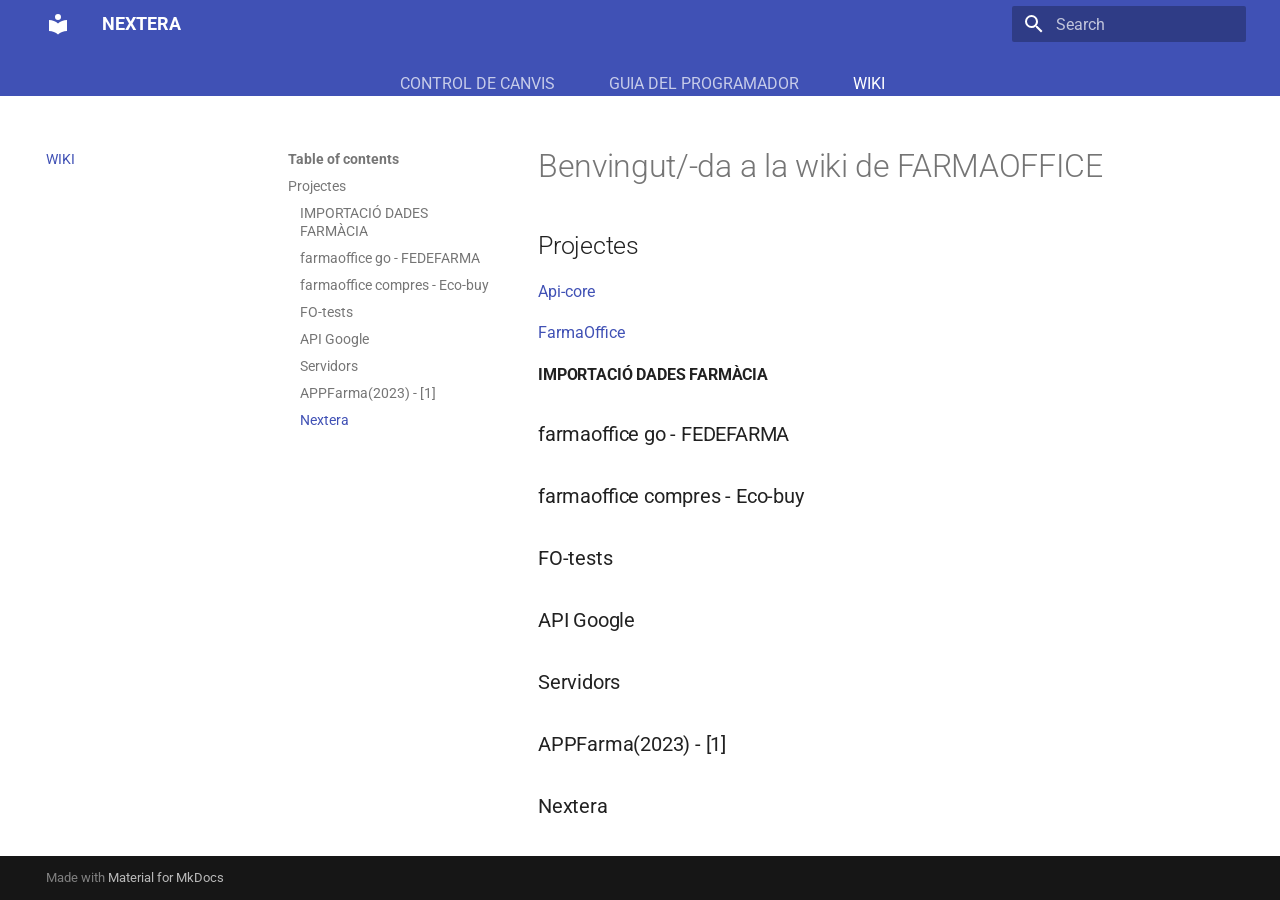
<file: wiki/index.html>
<!doctype html>
<html lang="en" class="no-js">
  <head>
    
      <meta charset="utf-8">
      <meta name="viewport" content="width=device-width,initial-scale=1">
      
      
      
      
        <link rel="prev" href="../gprogramador/">
      
      
      
      <link rel="icon" href="../assets/images/favicon.png">
      <meta name="generator" content="mkdocs-1.6.1, mkdocs-material-9.6.7">
    
    
      
        <title>WIKI - NEXTERA</title>
      
    
    
      <link rel="stylesheet" href="../assets/stylesheets/main.8608ea7d.min.css">
      
        
        <link rel="stylesheet" href="../assets/stylesheets/palette.06af60db.min.css">
      
      


    
    
      
    
    
      
        
        
        <link rel="preconnect" href="https://fonts.gstatic.com" crossorigin>
        <link rel="stylesheet" href="https://fonts.googleapis.com/css?family=Roboto:300,300i,400,400i,700,700i%7CRoboto+Mono:400,400i,700,700i&display=fallback">
        <style>:root{--md-text-font:"Roboto";--md-code-font:"Roboto Mono"}</style>
      
    
    
      <link rel="stylesheet" href="../styles/extra.css">
    
    <script>__md_scope=new URL("..",location),__md_hash=e=>[...e].reduce(((e,_)=>(e<<5)-e+_.charCodeAt(0)),0),__md_get=(e,_=localStorage,t=__md_scope)=>JSON.parse(_.getItem(t.pathname+"."+e)),__md_set=(e,_,t=localStorage,a=__md_scope)=>{try{t.setItem(a.pathname+"."+e,JSON.stringify(_))}catch(e){}}</script>
    
      

    
    
    
  </head>
  
  
    
    
    
    
    
    <body dir="ltr" data-md-color-scheme="default" data-md-color-primary="indigo" data-md-color-accent="pink">
  
    
    <input class="md-toggle" data-md-toggle="drawer" type="checkbox" id="__drawer" autocomplete="off">
    <input class="md-toggle" data-md-toggle="search" type="checkbox" id="__search" autocomplete="off">
    <label class="md-overlay" for="__drawer"></label>
    <div data-md-component="skip">
      
        
        <a href="#benvingut-da-a-la-wiki-de-farmaoffice" class="md-skip">
          Skip to content
        </a>
      
    </div>
    <div data-md-component="announce">
      
    </div>
    
    
      

<header class="md-header" data-md-component="header">
  <nav class="md-header__inner md-grid" aria-label="Header">
    <a href=".." title="NEXTERA" class="md-header__button md-logo" aria-label="NEXTERA" data-md-component="logo">
      
  
  <svg xmlns="http://www.w3.org/2000/svg" viewBox="0 0 24 24"><path d="M12 8a3 3 0 0 0 3-3 3 3 0 0 0-3-3 3 3 0 0 0-3 3 3 3 0 0 0 3 3m0 3.54C9.64 9.35 6.5 8 3 8v11c3.5 0 6.64 1.35 9 3.54 2.36-2.19 5.5-3.54 9-3.54V8c-3.5 0-6.64 1.35-9 3.54"/></svg>

    </a>
    <label class="md-header__button md-icon" for="__drawer">
      
      <svg xmlns="http://www.w3.org/2000/svg" viewBox="0 0 24 24"><path d="M3 6h18v2H3zm0 5h18v2H3zm0 5h18v2H3z"/></svg>
    </label>
    <div class="md-header__title" data-md-component="header-title">
      <div class="md-header__ellipsis">
        <div class="md-header__topic">
          <span class="md-ellipsis">
            NEXTERA
          </span>
        </div>
        <div class="md-header__topic" data-md-component="header-topic">
          <span class="md-ellipsis">
            
              WIKI
            
          </span>
        </div>
      </div>
    </div>
    
      
    
    
    
    
      <label class="md-header__button md-icon" for="__search">
        
        <svg xmlns="http://www.w3.org/2000/svg" viewBox="0 0 24 24"><path d="M9.5 3A6.5 6.5 0 0 1 16 9.5c0 1.61-.59 3.09-1.56 4.23l.27.27h.79l5 5-1.5 1.5-5-5v-.79l-.27-.27A6.52 6.52 0 0 1 9.5 16 6.5 6.5 0 0 1 3 9.5 6.5 6.5 0 0 1 9.5 3m0 2C7 5 5 7 5 9.5S7 14 9.5 14 14 12 14 9.5 12 5 9.5 5"/></svg>
      </label>
      <div class="md-search" data-md-component="search" role="dialog">
  <label class="md-search__overlay" for="__search"></label>
  <div class="md-search__inner" role="search">
    <form class="md-search__form" name="search">
      <input type="text" class="md-search__input" name="query" aria-label="Search" placeholder="Search" autocapitalize="off" autocorrect="off" autocomplete="off" spellcheck="false" data-md-component="search-query" required>
      <label class="md-search__icon md-icon" for="__search">
        
        <svg xmlns="http://www.w3.org/2000/svg" viewBox="0 0 24 24"><path d="M9.5 3A6.5 6.5 0 0 1 16 9.5c0 1.61-.59 3.09-1.56 4.23l.27.27h.79l5 5-1.5 1.5-5-5v-.79l-.27-.27A6.52 6.52 0 0 1 9.5 16 6.5 6.5 0 0 1 3 9.5 6.5 6.5 0 0 1 9.5 3m0 2C7 5 5 7 5 9.5S7 14 9.5 14 14 12 14 9.5 12 5 9.5 5"/></svg>
        
        <svg xmlns="http://www.w3.org/2000/svg" viewBox="0 0 24 24"><path d="M20 11v2H8l5.5 5.5-1.42 1.42L4.16 12l7.92-7.92L13.5 5.5 8 11z"/></svg>
      </label>
      <nav class="md-search__options" aria-label="Search">
        
        <button type="reset" class="md-search__icon md-icon" title="Clear" aria-label="Clear" tabindex="-1">
          
          <svg xmlns="http://www.w3.org/2000/svg" viewBox="0 0 24 24"><path d="M19 6.41 17.59 5 12 10.59 6.41 5 5 6.41 10.59 12 5 17.59 6.41 19 12 13.41 17.59 19 19 17.59 13.41 12z"/></svg>
        </button>
      </nav>
      
    </form>
    <div class="md-search__output">
      <div class="md-search__scrollwrap" tabindex="0" data-md-scrollfix>
        <div class="md-search-result" data-md-component="search-result">
          <div class="md-search-result__meta">
            Initializing search
          </div>
          <ol class="md-search-result__list" role="presentation"></ol>
        </div>
      </div>
    </div>
  </div>
</div>
    
    
  </nav>
  
</header>
    
    <div class="md-container" data-md-component="container">
      
      
        
          
            
<nav class="md-tabs" aria-label="Tabs" data-md-component="tabs">
  <div class="md-grid">
    <ul class="md-tabs__list">
      
        
  
  
  
    <li class="md-tabs__item">
      <a href="../cdecanvis/" class="md-tabs__link">
        
  
    
  
  CONTROL DE CANVIS

      </a>
    </li>
  

      
        
  
  
  
    <li class="md-tabs__item">
      <a href="../gprogramador/" class="md-tabs__link">
        
  
    
  
  GUIA DEL PROGRAMADOR

      </a>
    </li>
  

      
        
  
  
    
  
  
    <li class="md-tabs__item md-tabs__item--active">
      <a href="./" class="md-tabs__link">
        
  
    
  
  WIKI

      </a>
    </li>
  

      
    </ul>
  </div>
</nav>
          
        
      
      <main class="md-main" data-md-component="main">
        <div class="md-main__inner md-grid">
          
            
              
              <div class="md-sidebar md-sidebar--primary" data-md-component="sidebar" data-md-type="navigation" >
                <div class="md-sidebar__scrollwrap">
                  <div class="md-sidebar__inner">
                    


  


<nav class="md-nav md-nav--primary md-nav--lifted" aria-label="Navigation" data-md-level="0">
  <label class="md-nav__title" for="__drawer">
    <a href=".." title="NEXTERA" class="md-nav__button md-logo" aria-label="NEXTERA" data-md-component="logo">
      
  
  <svg xmlns="http://www.w3.org/2000/svg" viewBox="0 0 24 24"><path d="M12 8a3 3 0 0 0 3-3 3 3 0 0 0-3-3 3 3 0 0 0-3 3 3 3 0 0 0 3 3m0 3.54C9.64 9.35 6.5 8 3 8v11c3.5 0 6.64 1.35 9 3.54 2.36-2.19 5.5-3.54 9-3.54V8c-3.5 0-6.64 1.35-9 3.54"/></svg>

    </a>
    NEXTERA
  </label>
  
  <ul class="md-nav__list" data-md-scrollfix>
    
      
      
  
  
  
  
    <li class="md-nav__item">
      <a href="../cdecanvis/" class="md-nav__link">
        
  
  <span class="md-ellipsis">
    CONTROL DE CANVIS
    
  </span>
  

      </a>
    </li>
  

    
      
      
  
  
  
  
    <li class="md-nav__item">
      <a href="../gprogramador/" class="md-nav__link">
        
  
  <span class="md-ellipsis">
    GUIA DEL PROGRAMADOR
    
  </span>
  

      </a>
    </li>
  

    
      
      
  
  
    
  
  
  
    <li class="md-nav__item md-nav__item--active">
      
      <input class="md-nav__toggle md-toggle" type="checkbox" id="__toc">
      
      
        
      
      
        <label class="md-nav__link md-nav__link--active" for="__toc">
          
  
  <span class="md-ellipsis">
    WIKI
    
  </span>
  

          <span class="md-nav__icon md-icon"></span>
        </label>
      
      <a href="./" class="md-nav__link md-nav__link--active">
        
  
  <span class="md-ellipsis">
    WIKI
    
  </span>
  

      </a>
      
        

<nav class="md-nav md-nav--secondary" aria-label="Table of contents">
  
  
  
    
  
  
    <label class="md-nav__title" for="__toc">
      <span class="md-nav__icon md-icon"></span>
      Table of contents
    </label>
    <ul class="md-nav__list" data-md-component="toc" data-md-scrollfix>
      
        <li class="md-nav__item">
  <a href="#projectes" class="md-nav__link">
    <span class="md-ellipsis">
      Projectes
    </span>
  </a>
  
    <nav class="md-nav" aria-label="Projectes">
      <ul class="md-nav__list">
        
          <li class="md-nav__item">
  <a href="#importacio-dades-farmacia" class="md-nav__link">
    <span class="md-ellipsis">
      IMPORTACIÓ DADES FARMÀCIA
    </span>
  </a>
  
</li>
        
          <li class="md-nav__item">
  <a href="#farmaoffice-go-fedefarma" class="md-nav__link">
    <span class="md-ellipsis">
      farmaoffice go - FEDEFARMA
    </span>
  </a>
  
</li>
        
          <li class="md-nav__item">
  <a href="#farmaoffice-compres-eco-buy" class="md-nav__link">
    <span class="md-ellipsis">
      farmaoffice compres - Eco-buy
    </span>
  </a>
  
</li>
        
          <li class="md-nav__item">
  <a href="#fo-tests" class="md-nav__link">
    <span class="md-ellipsis">
      FO-tests
    </span>
  </a>
  
</li>
        
          <li class="md-nav__item">
  <a href="#api-google" class="md-nav__link">
    <span class="md-ellipsis">
      API Google
    </span>
  </a>
  
</li>
        
          <li class="md-nav__item">
  <a href="#servidors" class="md-nav__link">
    <span class="md-ellipsis">
      Servidors
    </span>
  </a>
  
</li>
        
          <li class="md-nav__item">
  <a href="#appfarma2023-1" class="md-nav__link">
    <span class="md-ellipsis">
      APPFarma(2023) - [1]
    </span>
  </a>
  
</li>
        
          <li class="md-nav__item">
  <a href="#nextera" class="md-nav__link">
    <span class="md-ellipsis">
      Nextera
    </span>
  </a>
  
</li>
        
      </ul>
    </nav>
  
</li>
      
    </ul>
  
</nav>
      
    </li>
  

    
  </ul>
</nav>
                  </div>
                </div>
              </div>
            
            
              
              <div class="md-sidebar md-sidebar--secondary" data-md-component="sidebar" data-md-type="toc" >
                <div class="md-sidebar__scrollwrap">
                  <div class="md-sidebar__inner">
                    

<nav class="md-nav md-nav--secondary" aria-label="Table of contents">
  
  
  
    
  
  
    <label class="md-nav__title" for="__toc">
      <span class="md-nav__icon md-icon"></span>
      Table of contents
    </label>
    <ul class="md-nav__list" data-md-component="toc" data-md-scrollfix>
      
        <li class="md-nav__item">
  <a href="#projectes" class="md-nav__link">
    <span class="md-ellipsis">
      Projectes
    </span>
  </a>
  
    <nav class="md-nav" aria-label="Projectes">
      <ul class="md-nav__list">
        
          <li class="md-nav__item">
  <a href="#importacio-dades-farmacia" class="md-nav__link">
    <span class="md-ellipsis">
      IMPORTACIÓ DADES FARMÀCIA
    </span>
  </a>
  
</li>
        
          <li class="md-nav__item">
  <a href="#farmaoffice-go-fedefarma" class="md-nav__link">
    <span class="md-ellipsis">
      farmaoffice go - FEDEFARMA
    </span>
  </a>
  
</li>
        
          <li class="md-nav__item">
  <a href="#farmaoffice-compres-eco-buy" class="md-nav__link">
    <span class="md-ellipsis">
      farmaoffice compres - Eco-buy
    </span>
  </a>
  
</li>
        
          <li class="md-nav__item">
  <a href="#fo-tests" class="md-nav__link">
    <span class="md-ellipsis">
      FO-tests
    </span>
  </a>
  
</li>
        
          <li class="md-nav__item">
  <a href="#api-google" class="md-nav__link">
    <span class="md-ellipsis">
      API Google
    </span>
  </a>
  
</li>
        
          <li class="md-nav__item">
  <a href="#servidors" class="md-nav__link">
    <span class="md-ellipsis">
      Servidors
    </span>
  </a>
  
</li>
        
          <li class="md-nav__item">
  <a href="#appfarma2023-1" class="md-nav__link">
    <span class="md-ellipsis">
      APPFarma(2023) - [1]
    </span>
  </a>
  
</li>
        
          <li class="md-nav__item">
  <a href="#nextera" class="md-nav__link">
    <span class="md-ellipsis">
      Nextera
    </span>
  </a>
  
</li>
        
      </ul>
    </nav>
  
</li>
      
    </ul>
  
</nav>
                  </div>
                </div>
              </div>
            
          
          
            <div class="md-content" data-md-component="content">
              <article class="md-content__inner md-typeset">
                
                  



<h1 id="benvingut-da-a-la-wiki-de-farmaoffice">Benvingut/-da a la wiki de FARMAOFFICE</h1>
<!-- ## Contingut

1. [Projectes](#projectes)
2. [Bibloos](#bibloos)
3. [Projectes BIBLOOS](#projectes-bibloos)
4. [Problemes habituals](#problemes-habituals)
5. [Miscel·lània](#miscel-lania)
6. [Comercial - Clients](#comercial---clients) -->

<h2 id="projectes">Projectes</h2>
<p><a href="../api/">Api-core</a></p>
<p><a href="../fo/">FarmaOffice</a></p>
<h4 id="importacio-dades-farmacia">IMPORTACIÓ DADES FARMÀCIA</h4>
<h3 id="farmaoffice-go-fedefarma">farmaoffice go - FEDEFARMA</h3>
<h3 id="farmaoffice-compres-eco-buy">farmaoffice compres - Eco-buy</h3>
<h3 id="fo-tests">FO-tests</h3>
<h3 id="api-google">API Google</h3>
<h3 id="servidors">Servidors</h3>
<h3 id="appfarma2023-1">APPFarma(2023) - [1]</h3>
<h3 id="nextera">Nextera</h3>












                
              </article>
            </div>
          
          
<script>var target=document.getElementById(location.hash.slice(1));target&&target.name&&(target.checked=target.name.startsWith("__tabbed_"))</script>
        </div>
        
      </main>
      
        <footer class="md-footer">
  
  <div class="md-footer-meta md-typeset">
    <div class="md-footer-meta__inner md-grid">
      <div class="md-copyright">
  
  
    Made with
    <a href="https://squidfunk.github.io/mkdocs-material/" target="_blank" rel="noopener">
      Material for MkDocs
    </a>
  
</div>
      
    </div>
  </div>
</footer>
      
    </div>
    <div class="md-dialog" data-md-component="dialog">
      <div class="md-dialog__inner md-typeset"></div>
    </div>
    
    
    <script id="__config" type="application/json">{"base": "..", "features": ["navigation.tabs"], "search": "../assets/javascripts/workers/search.f8cc74c7.min.js", "translations": {"clipboard.copied": "Copied to clipboard", "clipboard.copy": "Copy to clipboard", "search.result.more.one": "1 more on this page", "search.result.more.other": "# more on this page", "search.result.none": "No matching documents", "search.result.one": "1 matching document", "search.result.other": "# matching documents", "search.result.placeholder": "Type to start searching", "search.result.term.missing": "Missing", "select.version": "Select version"}}</script>
    
    
      <script src="../assets/javascripts/bundle.c8b220af.min.js"></script>
      
    
  </body>
</html>
</file>
<file: styles/extra.css>
/* Asegura que los elementos de navegación se alineen en la barra superior */
.md-tabs {
  display: flex;
  justify-content: flex-start; /* Alinea los elementos a la izquierda */
  gap: 20px; /* Espaciado entre los ítems */
}

/* Ajusta los enlaces en la navbar */
.md-tabs__link {
  font-size: 16px;
  color: white !important; /* Asegura que el texto sea visible en la barra azul */
  text-decoration: none;
  padding: 10px 15px;
}

/* Cambia el color de los enlaces al pasar el cursor */
.md-tabs__link:hover {
  background: rgba(255, 255, 255, 0.1);
  border-radius: 5px;
}
.md-sidebar--secondary {
  order: 0;
}
</file>
<file: assets/stylesheets/main.8608ea7d.min.css>
@charset "UTF-8";html{-webkit-text-size-adjust:none;-moz-text-size-adjust:none;text-size-adjust:none;box-sizing:border-box}*,:after,:before{box-sizing:inherit}@media (prefers-reduced-motion){*,:after,:before{transition:none!important}}body{margin:0}a,button,input,label{-webkit-tap-highlight-color:transparent}a{color:inherit;text-decoration:none}hr{border:0;box-sizing:initial;display:block;height:.05rem;overflow:visible;padding:0}small{font-size:80%}sub,sup{line-height:1em}img{border-style:none}table{border-collapse:initial;border-spacing:0}td,th{font-weight:400;vertical-align:top}button{background:#0000;border:0;font-family:inherit;font-size:inherit;margin:0;padding:0}input{border:0;outline:none}:root{--md-primary-fg-color:#4051b5;--md-primary-fg-color--light:#5d6cc0;--md-primary-fg-color--dark:#303fa1;--md-primary-bg-color:#fff;--md-primary-bg-color--light:#ffffffb3;--md-accent-fg-color:#526cfe;--md-accent-fg-color--transparent:#526cfe1a;--md-accent-bg-color:#fff;--md-accent-bg-color--light:#ffffffb3}[data-md-color-scheme=default]{color-scheme:light}[data-md-color-scheme=default] img[src$="#gh-dark-mode-only"],[data-md-color-scheme=default] img[src$="#only-dark"]{display:none}:root,[data-md-color-scheme=default]{--md-hue:225deg;--md-default-fg-color:#000000de;--md-default-fg-color--light:#0000008a;--md-default-fg-color--lighter:#00000052;--md-default-fg-color--lightest:#00000012;--md-default-bg-color:#fff;--md-default-bg-color--light:#ffffffb3;--md-default-bg-color--lighter:#ffffff4d;--md-default-bg-color--lightest:#ffffff1f;--md-code-fg-color:#36464e;--md-code-bg-color:#f5f5f5;--md-code-hl-color:#4287ff;--md-code-hl-color--light:#4287ff1a;--md-code-hl-number-color:#d52a2a;--md-code-hl-special-color:#db1457;--md-code-hl-function-color:#a846b9;--md-code-hl-constant-color:#6e59d9;--md-code-hl-keyword-color:#3f6ec6;--md-code-hl-string-color:#1c7d4d;--md-code-hl-name-color:var(--md-code-fg-color);--md-code-hl-operator-color:var(--md-default-fg-color--light);--md-code-hl-punctuation-color:var(--md-default-fg-color--light);--md-code-hl-comment-color:var(--md-default-fg-color--light);--md-code-hl-generic-color:var(--md-default-fg-color--light);--md-code-hl-variable-color:var(--md-default-fg-color--light);--md-typeset-color:var(--md-default-fg-color);--md-typeset-a-color:var(--md-primary-fg-color);--md-typeset-del-color:#f5503d26;--md-typeset-ins-color:#0bd57026;--md-typeset-kbd-color:#fafafa;--md-typeset-kbd-accent-color:#fff;--md-typeset-kbd-border-color:#b8b8b8;--md-typeset-mark-color:#ffff0080;--md-typeset-table-color:#0000001f;--md-typeset-table-color--light:rgba(0,0,0,.035);--md-admonition-fg-color:var(--md-default-fg-color);--md-admonition-bg-color:var(--md-default-bg-color);--md-warning-fg-color:#000000de;--md-warning-bg-color:#ff9;--md-footer-fg-color:#fff;--md-footer-fg-color--light:#ffffffb3;--md-footer-fg-color--lighter:#ffffff73;--md-footer-bg-color:#000000de;--md-footer-bg-color--dark:#00000052;--md-shadow-z1:0 0.2rem 0.5rem #0000000d,0 0 0.05rem #0000001a;--md-shadow-z2:0 0.2rem 0.5rem #0000001a,0 0 0.05rem #00000040;--md-shadow-z3:0 0.2rem 0.5rem #0003,0 0 0.05rem #00000059}.md-icon svg{fill:currentcolor;display:block;height:1.2rem;width:1.2rem}body{-webkit-font-smoothing:antialiased;-moz-osx-font-smoothing:grayscale;--md-text-font-family:var(--md-text-font,_),-apple-system,BlinkMacSystemFont,Helvetica,Arial,sans-serif;--md-code-font-family:var(--md-code-font,_),SFMono-Regular,Consolas,Menlo,monospace}aside,body,input{font-feature-settings:"kern","liga";color:var(--md-typeset-color);font-family:var(--md-text-font-family)}code,kbd,pre{font-feature-settings:"kern";font-family:var(--md-code-font-family)}:root{--md-typeset-table-sort-icon:url('data:image/svg+xml;charset=utf-8,<svg xmlns="http://www.w3.org/2000/svg" viewBox="0 0 24 24"><path d="m18 21-4-4h3V7h-3l4-4 4 4h-3v10h3M2 19v-2h10v2M2 13v-2h7v2M2 7V5h4v2z"/></svg>');--md-typeset-table-sort-icon--asc:url('data:image/svg+xml;charset=utf-8,<svg xmlns="http://www.w3.org/2000/svg" viewBox="0 0 24 24"><path d="M19 17h3l-4 4-4-4h3V3h2M2 17h10v2H2M6 5v2H2V5m0 6h7v2H2z"/></svg>');--md-typeset-table-sort-icon--desc:url('data:image/svg+xml;charset=utf-8,<svg xmlns="http://www.w3.org/2000/svg" viewBox="0 0 24 24"><path d="M19 7h3l-4-4-4 4h3v14h2M2 17h10v2H2M6 5v2H2V5m0 6h7v2H2z"/></svg>')}.md-typeset{-webkit-print-color-adjust:exact;color-adjust:exact;font-size:.8rem;line-height:1.6;overflow-wrap:break-word}@media print{.md-typeset{font-size:.68rem}}.md-typeset blockquote,.md-typeset dl,.md-typeset figure,.md-typeset ol,.md-typeset pre,.md-typeset ul{margin-bottom:1em;margin-top:1em}.md-typeset h1{color:var(--md-default-fg-color--light);font-size:2em;line-height:1.3;margin:0 0 1.25em}.md-typeset h1,.md-typeset h2{font-weight:300;letter-spacing:-.01em}.md-typeset h2{font-size:1.5625em;line-height:1.4;margin:1.6em 0 .64em}.md-typeset h3{font-size:1.25em;font-weight:400;letter-spacing:-.01em;line-height:1.5;margin:1.6em 0 .8em}.md-typeset h2+h3{margin-top:.8em}.md-typeset h4{font-weight:700;letter-spacing:-.01em;margin:1em 0}.md-typeset h5,.md-typeset h6{color:var(--md-default-fg-color--light);font-size:.8em;font-weight:700;letter-spacing:-.01em;margin:1.25em 0}.md-typeset h5{text-transform:uppercase}.md-typeset h5 code{text-transform:none}.md-typeset hr{border-bottom:.05rem solid var(--md-default-fg-color--lightest);display:flow-root;margin:1.5em 0}.md-typeset a{color:var(--md-typeset-a-color);word-break:break-word}.md-typeset a,.md-typeset a:before{transition:color 125ms}.md-typeset a:focus,.md-typeset a:hover{color:var(--md-accent-fg-color)}.md-typeset a:focus code,.md-typeset a:hover code{background-color:var(--md-accent-fg-color--transparent)}.md-typeset a code{color:currentcolor;transition:background-color 125ms}.md-typeset a.focus-visible{outline-color:var(--md-accent-fg-color);outline-offset:.2rem}.md-typeset code,.md-typeset kbd,.md-typeset pre{color:var(--md-code-fg-color);direction:ltr;font-variant-ligatures:none}@media print{.md-typeset code,.md-typeset kbd,.md-typeset pre{white-space:pre-wrap}}.md-typeset code{background-color:var(--md-code-bg-color);border-radius:.1rem;-webkit-box-decoration-break:clone;box-decoration-break:clone;font-size:.85em;padding:0 .2941176471em;word-break:break-word}.md-typeset code:not(.focus-visible){-webkit-tap-highlight-color:transparent;outline:none}.md-typeset pre{display:flow-root;line-height:1.4;position:relative}.md-typeset pre>code{-webkit-box-decoration-break:slice;box-decoration-break:slice;box-shadow:none;display:block;margin:0;outline-color:var(--md-accent-fg-color);overflow:auto;padding:.7720588235em 1.1764705882em;scrollbar-color:var(--md-default-fg-color--lighter) #0000;scrollbar-width:thin;touch-action:auto;word-break:normal}.md-typeset pre>code:hover{scrollbar-color:var(--md-accent-fg-color) #0000}.md-typeset pre>code::-webkit-scrollbar{height:.2rem;width:.2rem}.md-typeset pre>code::-webkit-scrollbar-thumb{background-color:var(--md-default-fg-color--lighter)}.md-typeset pre>code::-webkit-scrollbar-thumb:hover{background-color:var(--md-accent-fg-color)}.md-typeset kbd{background-color:var(--md-typeset-kbd-color);border-radius:.1rem;box-shadow:0 .1rem 0 .05rem var(--md-typeset-kbd-border-color),0 .1rem 0 var(--md-typeset-kbd-border-color),0 -.1rem .2rem var(--md-typeset-kbd-accent-color) inset;color:var(--md-default-fg-color);display:inline-block;font-size:.75em;padding:0 .6666666667em;vertical-align:text-top;word-break:break-word}.md-typeset mark{background-color:var(--md-typeset-mark-color);-webkit-box-decoration-break:clone;box-decoration-break:clone;color:inherit;word-break:break-word}.md-typeset abbr{border-bottom:.05rem dotted var(--md-default-fg-color--light);cursor:help;text-decoration:none}.md-typeset small{opacity:.75}[dir=ltr] .md-typeset sub,[dir=ltr] .md-typeset sup{margin-left:.078125em}[dir=rtl] .md-typeset sub,[dir=rtl] .md-typeset sup{margin-right:.078125em}[dir=ltr] .md-typeset blockquote{padding-left:.6rem}[dir=rtl] .md-typeset blockquote{padding-right:.6rem}[dir=ltr] .md-typeset blockquote{border-left:.2rem solid var(--md-default-fg-color--lighter)}[dir=rtl] .md-typeset blockquote{border-right:.2rem solid var(--md-default-fg-color--lighter)}.md-typeset blockquote{color:var(--md-default-fg-color--light);margin-left:0;margin-right:0}.md-typeset ul{list-style-type:disc}.md-typeset ul[type]{list-style-type:revert-layer}[dir=ltr] .md-typeset ol,[dir=ltr] .md-typeset ul{margin-left:.625em}[dir=rtl] .md-typeset ol,[dir=rtl] .md-typeset ul{margin-right:.625em}.md-typeset ol,.md-typeset ul{padding:0}.md-typeset ol:not([hidden]),.md-typeset ul:not([hidden]){display:flow-root}.md-typeset ol ol,.md-typeset ul ol{list-style-type:lower-alpha}.md-typeset ol ol ol,.md-typeset ul ol ol{list-style-type:lower-roman}.md-typeset ol ol ol ol,.md-typeset ul ol ol ol{list-style-type:upper-alpha}.md-typeset ol ol ol ol ol,.md-typeset ul ol ol ol ol{list-style-type:upper-roman}.md-typeset ol[type],.md-typeset ul[type]{list-style-type:revert-layer}[dir=ltr] .md-typeset ol li,[dir=ltr] .md-typeset ul li{margin-left:1.25em}[dir=rtl] .md-typeset ol li,[dir=rtl] .md-typeset ul li{margin-right:1.25em}.md-typeset ol li,.md-typeset ul li{margin-bottom:.5em}.md-typeset ol li blockquote,.md-typeset ol li p,.md-typeset ul li blockquote,.md-typeset ul li p{margin:.5em 0}.md-typeset ol li:last-child,.md-typeset ul li:last-child{margin-bottom:0}[dir=ltr] .md-typeset ol li ol,[dir=ltr] .md-typeset ol li ul,[dir=ltr] .md-typeset ul li ol,[dir=ltr] .md-typeset ul li ul{margin-left:.625em}[dir=rtl] .md-typeset ol li ol,[dir=rtl] .md-typeset ol li ul,[dir=rtl] .md-typeset ul li ol,[dir=rtl] .md-typeset ul li ul{margin-right:.625em}.md-typeset ol li ol,.md-typeset ol li ul,.md-typeset ul li ol,.md-typeset ul li ul{margin-bottom:.5em;margin-top:.5em}[dir=ltr] .md-typeset dd{margin-left:1.875em}[dir=rtl] .md-typeset dd{margin-right:1.875em}.md-typeset dd{margin-bottom:1.5em;margin-top:1em}.md-typeset img,.md-typeset svg,.md-typeset video{height:auto;max-width:100%}.md-typeset img[align=left]{margin:1em 1em 1em 0}.md-typeset img[align=right]{margin:1em 0 1em 1em}.md-typeset img[align]:only-child{margin-top:0}.md-typeset figure{display:flow-root;margin:1em auto;max-width:100%;text-align:center;width:-moz-fit-content;width:fit-content}.md-typeset figure img{display:block;margin:0 auto}.md-typeset figcaption{font-style:italic;margin:1em auto;max-width:24rem}.md-typeset iframe{max-width:100%}.md-typeset table:not([class]){background-color:var(--md-default-bg-color);border:.05rem solid var(--md-typeset-table-color);border-radius:.1rem;display:inline-block;font-size:.64rem;max-width:100%;overflow:auto;touch-action:auto}@media print{.md-typeset table:not([class]){display:table}}.md-typeset table:not([class])+*{margin-top:1.5em}.md-typeset table:not([class]) td>:first-child,.md-typeset table:not([class]) th>:first-child{margin-top:0}.md-typeset table:not([class]) td>:last-child,.md-typeset table:not([class]) th>:last-child{margin-bottom:0}.md-typeset table:not([class]) td:not([align]),.md-typeset table:not([class]) th:not([align]){text-align:left}[dir=rtl] .md-typeset table:not([class]) td:not([align]),[dir=rtl] .md-typeset table:not([class]) th:not([align]){text-align:right}.md-typeset table:not([class]) th{font-weight:700;min-width:5rem;padding:.9375em 1.25em;vertical-align:top}.md-typeset table:not([class]) td{border-top:.05rem solid var(--md-typeset-table-color);padding:.9375em 1.25em;vertical-align:top}.md-typeset table:not([class]) tbody tr{transition:background-color 125ms}.md-typeset table:not([class]) tbody tr:hover{background-color:var(--md-typeset-table-color--light);box-shadow:0 .05rem 0 var(--md-default-bg-color) inset}.md-typeset table:not([class]) a{word-break:normal}.md-typeset table th[role=columnheader]{cursor:pointer}[dir=ltr] .md-typeset table th[role=columnheader]:after{margin-left:.5em}[dir=rtl] .md-typeset table th[role=columnheader]:after{margin-right:.5em}.md-typeset table th[role=columnheader]:after{content:"";display:inline-block;height:1.2em;-webkit-mask-image:var(--md-typeset-table-sort-icon);mask-image:var(--md-typeset-table-sort-icon);-webkit-mask-repeat:no-repeat;mask-repeat:no-repeat;-webkit-mask-size:contain;mask-size:contain;transition:background-color 125ms;vertical-align:text-bottom;width:1.2em}.md-typeset table th[role=columnheader]:hover:after{background-color:var(--md-default-fg-color--lighter)}.md-typeset table th[role=columnheader][aria-sort=ascending]:after{background-color:var(--md-default-fg-color--light);-webkit-mask-image:var(--md-typeset-table-sort-icon--asc);mask-image:var(--md-typeset-table-sort-icon--asc)}.md-typeset table th[role=columnheader][aria-sort=descending]:after{background-color:var(--md-default-fg-color--light);-webkit-mask-image:var(--md-typeset-table-sort-icon--desc);mask-image:var(--md-typeset-table-sort-icon--desc)}.md-typeset__scrollwrap{margin:1em -.8rem;overflow-x:auto;touch-action:auto}.md-typeset__table{display:inline-block;margin-bottom:.5em;padding:0 .8rem}@media print{.md-typeset__table{display:block}}html .md-typeset__table table{display:table;margin:0;overflow:hidden;width:100%}@media screen and (max-width:44.984375em){.md-content__inner>pre{margin:1em -.8rem}.md-content__inner>pre code{border-radius:0}}.md-typeset .md-author{border-radius:100%;display:block;flex-shrink:0;height:1.6rem;overflow:hidden;position:relative;transition:color 125ms,transform 125ms;width:1.6rem}.md-typeset .md-author img{display:block}.md-typeset .md-author--more{background:var(--md-default-fg-color--lightest);color:var(--md-default-fg-color--lighter);font-size:.6rem;font-weight:700;line-height:1.6rem;text-align:center}.md-typeset .md-author--long{height:2.4rem;width:2.4rem}.md-typeset a.md-author{transform:scale(1)}.md-typeset a.md-author img{border-radius:100%;filter:grayscale(100%) opacity(75%);transition:filter 125ms}.md-typeset a.md-author:focus,.md-typeset a.md-author:hover{transform:scale(1.1);z-index:1}.md-typeset a.md-author:focus img,.md-typeset a.md-author:hover img{filter:grayscale(0)}.md-banner{background-color:var(--md-footer-bg-color);color:var(--md-footer-fg-color);overflow:auto}@media print{.md-banner{display:none}}.md-banner--warning{background-color:var(--md-warning-bg-color);color:var(--md-warning-fg-color)}.md-banner__inner{font-size:.7rem;margin:.6rem auto;padding:0 .8rem}[dir=ltr] .md-banner__button{float:right}[dir=rtl] .md-banner__button{float:left}.md-banner__button{color:inherit;cursor:pointer;transition:opacity .25s}.no-js .md-banner__button{display:none}.md-banner__button:hover{opacity:.7}html{font-size:125%;height:100%;overflow-x:hidden}@media screen and (min-width:100em){html{font-size:137.5%}}@media screen and (min-width:125em){html{font-size:150%}}body{background-color:var(--md-default-bg-color);display:flex;flex-direction:column;font-size:.5rem;min-height:100%;position:relative;width:100%}@media print{body{display:block}}@media screen and (max-width:59.984375em){body[data-md-scrolllock]{position:fixed}}.md-grid{margin-left:auto;margin-right:auto;max-width:61rem}.md-container{display:flex;flex-direction:column;flex-grow:1}@media print{.md-container{display:block}}.md-main{flex-grow:1}.md-main__inner{display:flex;height:100%;margin-top:1.5rem}.md-ellipsis{overflow:hidden;text-overflow:ellipsis}.md-toggle{display:none}.md-option{height:0;opacity:0;position:absolute;width:0}.md-option:checked+label:not([hidden]){display:block}.md-option.focus-visible+label{outline-color:var(--md-accent-fg-color);outline-style:auto}.md-skip{background-color:var(--md-default-fg-color);border-radius:.1rem;color:var(--md-default-bg-color);font-size:.64rem;margin:.5rem;opacity:0;outline-color:var(--md-accent-fg-color);padding:.3rem .5rem;position:fixed;transform:translateY(.4rem);z-index:-1}.md-skip:focus{opacity:1;transform:translateY(0);transition:transform .25s cubic-bezier(.4,0,.2,1),opacity 175ms 75ms;z-index:10}@page{margin:25mm}:root{--md-clipboard-icon:url('data:image/svg+xml;charset=utf-8,<svg xmlns="http://www.w3.org/2000/svg" viewBox="0 0 24 24"><path d="M19 21H8V7h11m0-2H8a2 2 0 0 0-2 2v14a2 2 0 0 0 2 2h11a2 2 0 0 0 2-2V7a2 2 0 0 0-2-2m-3-4H4a2 2 0 0 0-2 2v14h2V3h12z"/></svg>')}.md-clipboard{border-radius:.1rem;color:var(--md-default-fg-color--lightest);cursor:pointer;height:1.5em;outline-color:var(--md-accent-fg-color);outline-offset:.1rem;position:absolute;right:.5em;top:.5em;transition:color .25s;width:1.5em;z-index:1}@media print{.md-clipboard{display:none}}.md-clipboard:not(.focus-visible){-webkit-tap-highlight-color:transparent;outline:none}:hover>.md-clipboard{color:var(--md-default-fg-color--light)}.md-clipboard:focus,.md-clipboard:hover{color:var(--md-accent-fg-color)}.md-clipboard:after{background-color:currentcolor;content:"";display:block;height:1.125em;margin:0 auto;-webkit-mask-image:var(--md-clipboard-icon);mask-image:var(--md-clipboard-icon);-webkit-mask-position:center;mask-position:center;-webkit-mask-repeat:no-repeat;mask-repeat:no-repeat;-webkit-mask-size:contain;mask-size:contain;width:1.125em}.md-clipboard--inline{cursor:pointer}.md-clipboard--inline code{transition:color .25s,background-color .25s}.md-clipboard--inline:focus code,.md-clipboard--inline:hover code{background-color:var(--md-accent-fg-color--transparent);color:var(--md-accent-fg-color)}.md-typeset .md-code__content{display:grid}@keyframes consent{0%{opacity:0;transform:translateY(100%)}to{opacity:1;transform:translateY(0)}}@keyframes overlay{0%{opacity:0}to{opacity:1}}.md-consent__overlay{animation:overlay .25s both;-webkit-backdrop-filter:blur(.1rem);backdrop-filter:blur(.1rem);background-color:#0000008a;height:100%;opacity:1;position:fixed;top:0;width:100%;z-index:5}.md-consent__inner{animation:consent .5s cubic-bezier(.1,.7,.1,1) both;background-color:var(--md-default-bg-color);border:0;border-radius:.1rem;bottom:0;box-shadow:0 0 .2rem #0000001a,0 .2rem .4rem #0003;max-height:100%;overflow:auto;padding:0;position:fixed;width:100%;z-index:5}.md-consent__form{padding:.8rem}.md-consent__settings{display:none;margin:1em 0}input:checked+.md-consent__settings{display:block}.md-consent__controls{margin-bottom:.8rem}.md-typeset .md-consent__controls .md-button{display:inline}@media screen and (max-width:44.984375em){.md-typeset .md-consent__controls .md-button{display:block;margin-top:.4rem;text-align:center;width:100%}}.md-consent label{cursor:pointer}.md-content{flex-grow:1;min-width:0}.md-content__inner{margin:0 .8rem 1.2rem;padding-top:.6rem}@media screen and (min-width:76.25em){[dir=ltr] .md-sidebar--primary:not([hidden])~.md-content>.md-content__inner{margin-left:1.2rem}[dir=ltr] .md-sidebar--secondary:not([hidden])~.md-content>.md-content__inner,[dir=rtl] .md-sidebar--primary:not([hidden])~.md-content>.md-content__inner{margin-right:1.2rem}[dir=rtl] .md-sidebar--secondary:not([hidden])~.md-content>.md-content__inner{margin-left:1.2rem}}.md-content__inner:before{content:"";display:block;height:.4rem}.md-content__inner>:last-child{margin-bottom:0}[dir=ltr] .md-content__button{float:right}[dir=rtl] .md-content__button{float:left}[dir=ltr] .md-content__button{margin-left:.4rem}[dir=rtl] .md-content__button{margin-right:.4rem}.md-content__button{margin:.4rem 0;padding:0}@media print{.md-content__button{display:none}}.md-typeset .md-content__button{color:var(--md-default-fg-color--lighter)}.md-content__button svg{display:inline;vertical-align:top}[dir=rtl] .md-content__button svg{transform:scaleX(-1)}[dir=ltr] .md-dialog{right:.8rem}[dir=rtl] .md-dialog{left:.8rem}.md-dialog{background-color:var(--md-default-fg-color);border-radius:.1rem;bottom:.8rem;box-shadow:var(--md-shadow-z3);min-width:11.1rem;opacity:0;padding:.4rem .6rem;pointer-events:none;position:fixed;transform:translateY(100%);transition:transform 0ms .4s,opacity .4s;z-index:4}@media print{.md-dialog{display:none}}.md-dialog--active{opacity:1;pointer-events:auto;transform:translateY(0);transition:transform .4s cubic-bezier(.075,.85,.175,1),opacity .4s}.md-dialog__inner{color:var(--md-default-bg-color);font-size:.7rem}.md-feedback{margin:2em 0 1em;text-align:center}.md-feedback fieldset{border:none;margin:0;padding:0}.md-feedback__title{font-weight:700;margin:1em auto}.md-feedback__inner{position:relative}.md-feedback__list{display:flex;flex-wrap:wrap;place-content:baseline center;position:relative}.md-feedback__list:hover .md-icon:not(:disabled){color:var(--md-default-fg-color--lighter)}:disabled .md-feedback__list{min-height:1.8rem}.md-feedback__icon{color:var(--md-default-fg-color--light);cursor:pointer;flex-shrink:0;margin:0 .1rem;transition:color 125ms}.md-feedback__icon:not(:disabled).md-icon:hover{color:var(--md-accent-fg-color)}.md-feedback__icon:disabled{color:var(--md-default-fg-color--lightest);pointer-events:none}.md-feedback__note{opacity:0;position:relative;transform:translateY(.4rem);transition:transform .4s cubic-bezier(.1,.7,.1,1),opacity .15s}.md-feedback__note>*{margin:0 auto;max-width:16rem}:disabled .md-feedback__note{opacity:1;transform:translateY(0)}@media print{.md-feedback{display:none}}.md-footer{background-color:var(--md-footer-bg-color);color:var(--md-footer-fg-color)}@media print{.md-footer{display:none}}.md-footer__inner{justify-content:space-between;overflow:auto;padding:.2rem}.md-footer__inner:not([hidden]){display:flex}.md-footer__link{align-items:end;display:flex;flex-grow:0.01;margin-bottom:.4rem;margin-top:1rem;max-width:100%;outline-color:var(--md-accent-fg-color);overflow:hidden;transition:opacity .25s}.md-footer__link:focus,.md-footer__link:hover{opacity:.7}[dir=rtl] .md-footer__link svg{transform:scaleX(-1)}@media screen and (max-width:44.984375em){.md-footer__link--prev{flex-shrink:0}.md-footer__link--prev .md-footer__title{display:none}}[dir=ltr] .md-footer__link--next{margin-left:auto}[dir=rtl] .md-footer__link--next{margin-right:auto}.md-footer__link--next{text-align:right}[dir=rtl] .md-footer__link--next{text-align:left}.md-footer__title{flex-grow:1;font-size:.9rem;margin-bottom:.7rem;max-width:calc(100% - 2.4rem);padding:0 1rem;white-space:nowrap}.md-footer__button{margin:.2rem;padding:.4rem}.md-footer__direction{font-size:.64rem;opacity:.7}.md-footer-meta{background-color:var(--md-footer-bg-color--dark)}.md-footer-meta__inner{display:flex;flex-wrap:wrap;justify-content:space-between;padding:.2rem}html .md-footer-meta.md-typeset a{color:var(--md-footer-fg-color--light)}html .md-footer-meta.md-typeset a:focus,html .md-footer-meta.md-typeset a:hover{color:var(--md-footer-fg-color)}.md-copyright{color:var(--md-footer-fg-color--lighter);font-size:.64rem;margin:auto .6rem;padding:.4rem 0;width:100%}@media screen and (min-width:45em){.md-copyright{width:auto}}.md-copyright__highlight{color:var(--md-footer-fg-color--light)}.md-social{display:inline-flex;gap:.2rem;margin:0 .4rem;padding:.2rem 0 .6rem}@media screen and (min-width:45em){.md-social{padding:.6rem 0}}.md-social__link{display:inline-block;height:1.6rem;text-align:center;width:1.6rem}.md-social__link:before{line-height:1.9}.md-social__link svg{fill:currentcolor;max-height:.8rem;vertical-align:-25%}.md-typeset .md-button{border:.1rem solid;border-radius:.1rem;color:var(--md-primary-fg-color);cursor:pointer;display:inline-block;font-weight:700;padding:.625em 2em;transition:color 125ms,background-color 125ms,border-color 125ms}.md-typeset .md-button--primary{background-color:var(--md-primary-fg-color);border-color:var(--md-primary-fg-color);color:var(--md-primary-bg-color)}.md-typeset .md-button:focus,.md-typeset .md-button:hover{background-color:var(--md-accent-fg-color);border-color:var(--md-accent-fg-color);color:var(--md-accent-bg-color)}[dir=ltr] .md-typeset .md-input{border-top-left-radius:.1rem}[dir=ltr] .md-typeset .md-input,[dir=rtl] .md-typeset .md-input{border-top-right-radius:.1rem}[dir=rtl] .md-typeset .md-input{border-top-left-radius:.1rem}.md-typeset .md-input{border-bottom:.1rem solid var(--md-default-fg-color--lighter);box-shadow:var(--md-shadow-z1);font-size:.8rem;height:1.8rem;padding:0 .6rem;transition:border .25s,box-shadow .25s}.md-typeset .md-input:focus,.md-typeset .md-input:hover{border-bottom-color:var(--md-accent-fg-color);box-shadow:var(--md-shadow-z2)}.md-typeset .md-input--stretch{width:100%}.md-header{background-color:var(--md-primary-fg-color);box-shadow:0 0 .2rem #0000,0 .2rem .4rem #0000;color:var(--md-primary-bg-color);display:block;left:0;position:sticky;right:0;top:0;z-index:4}@media print{.md-header{display:none}}.md-header[hidden]{transform:translateY(-100%);transition:transform .25s cubic-bezier(.8,0,.6,1),box-shadow .25s}.md-header--shadow{box-shadow:0 0 .2rem #0000001a,0 .2rem .4rem #0003;transition:transform .25s cubic-bezier(.1,.7,.1,1),box-shadow .25s}.md-header__inner{align-items:center;display:flex;padding:0 .2rem}.md-header__button{color:currentcolor;cursor:pointer;margin:.2rem;outline-color:var(--md-accent-fg-color);padding:.4rem;position:relative;transition:opacity .25s;vertical-align:middle;z-index:1}.md-header__button:hover{opacity:.7}.md-header__button:not([hidden]){display:inline-block}.md-header__button:not(.focus-visible){-webkit-tap-highlight-color:transparent;outline:none}.md-header__button.md-logo{margin:.2rem;padding:.4rem}@media screen and (max-width:76.234375em){.md-header__button.md-logo{display:none}}.md-header__button.md-logo img,.md-header__button.md-logo svg{fill:currentcolor;display:block;height:1.2rem;width:auto}@media screen and (min-width:60em){.md-header__button[for=__search]{display:none}}.no-js .md-header__button[for=__search]{display:none}[dir=rtl] .md-header__button[for=__search] svg{transform:scaleX(-1)}@media screen and (min-width:76.25em){.md-header__button[for=__drawer]{display:none}}.md-header__topic{display:flex;max-width:100%;position:absolute;transition:transform .4s cubic-bezier(.1,.7,.1,1),opacity .15s;white-space:nowrap}.md-header__topic+.md-header__topic{opacity:0;pointer-events:none;transform:translateX(1.25rem);transition:transform .4s cubic-bezier(1,.7,.1,.1),opacity .15s;z-index:-1}[dir=rtl] .md-header__topic+.md-header__topic{transform:translateX(-1.25rem)}.md-header__topic:first-child{font-weight:700}[dir=ltr] .md-header__title{margin-left:1rem;margin-right:.4rem}[dir=rtl] .md-header__title{margin-left:.4rem;margin-right:1rem}.md-header__title{flex-grow:1;font-size:.9rem;height:2.4rem;line-height:2.4rem}.md-header__title--active .md-header__topic{opacity:0;pointer-events:none;transform:translateX(-1.25rem);transition:transform .4s cubic-bezier(1,.7,.1,.1),opacity .15s;z-index:-1}[dir=rtl] .md-header__title--active .md-header__topic{transform:translateX(1.25rem)}.md-header__title--active .md-header__topic+.md-header__topic{opacity:1;pointer-events:auto;transform:translateX(0);transition:transform .4s cubic-bezier(.1,.7,.1,1),opacity .15s;z-index:0}.md-header__title>.md-header__ellipsis{height:100%;position:relative;width:100%}.md-header__option{display:flex;flex-shrink:0;max-width:100%;transition:max-width 0ms .25s,opacity .25s .25s;white-space:nowrap}[data-md-toggle=search]:checked~.md-header .md-header__option{max-width:0;opacity:0;transition:max-width 0ms,opacity 0ms}.md-header__option>input{bottom:0}.md-header__source{display:none}@media screen and (min-width:60em){[dir=ltr] .md-header__source{margin-left:1rem}[dir=rtl] .md-header__source{margin-right:1rem}.md-header__source{display:block;max-width:11.7rem;width:11.7rem}}@media screen and (min-width:76.25em){[dir=ltr] .md-header__source{margin-left:1.4rem}[dir=rtl] .md-header__source{margin-right:1.4rem}}.md-meta{color:var(--md-default-fg-color--light);font-size:.7rem;line-height:1.3}.md-meta__list{display:inline-flex;flex-wrap:wrap;list-style:none;margin:0;padding:0}.md-meta__item:not(:last-child):after{content:"·";margin-left:.2rem;margin-right:.2rem}.md-meta__link{color:var(--md-typeset-a-color)}.md-meta__link:focus,.md-meta__link:hover{color:var(--md-accent-fg-color)}.md-draft{background-color:#ff1744;border-radius:.125em;color:#fff;display:inline-block;font-weight:700;padding-left:.5714285714em;padding-right:.5714285714em}:root{--md-nav-icon--prev:url('data:image/svg+xml;charset=utf-8,<svg xmlns="http://www.w3.org/2000/svg" viewBox="0 0 24 24"><path d="M20 11v2H8l5.5 5.5-1.42 1.42L4.16 12l7.92-7.92L13.5 5.5 8 11z"/></svg>');--md-nav-icon--next:url('data:image/svg+xml;charset=utf-8,<svg xmlns="http://www.w3.org/2000/svg" viewBox="0 0 24 24"><path d="M8.59 16.58 13.17 12 8.59 7.41 10 6l6 6-6 6z"/></svg>');--md-toc-icon:url('data:image/svg+xml;charset=utf-8,<svg xmlns="http://www.w3.org/2000/svg" viewBox="0 0 24 24"><path d="M3 9h14V7H3zm0 4h14v-2H3zm0 4h14v-2H3zm16 0h2v-2h-2zm0-10v2h2V7zm0 6h2v-2h-2z"/></svg>')}.md-nav{font-size:.7rem;line-height:1.3}.md-nav__title{color:var(--md-default-fg-color--light);display:block;font-weight:700;overflow:hidden;padding:0 .6rem;text-overflow:ellipsis}.md-nav__title .md-nav__button{display:none}.md-nav__title .md-nav__button img{height:100%;width:auto}.md-nav__title .md-nav__button.md-logo img,.md-nav__title .md-nav__button.md-logo svg{fill:currentcolor;display:block;height:2.4rem;max-width:100%;object-fit:contain;width:auto}.md-nav__list{list-style:none;margin:0;padding:0}.md-nav__link{align-items:flex-start;display:flex;gap:.4rem;margin-top:.625em;scroll-snap-align:start;transition:color 125ms}.md-nav__link--passed{color:var(--md-default-fg-color--light)}.md-nav__item .md-nav__link--active,.md-nav__item .md-nav__link--active code{color:var(--md-typeset-a-color)}.md-nav__link .md-ellipsis{position:relative}[dir=ltr] .md-nav__link .md-icon:last-child{margin-left:auto}[dir=rtl] .md-nav__link .md-icon:last-child{margin-right:auto}.md-nav__link svg{fill:currentcolor;flex-shrink:0;height:1.3em;position:relative}.md-nav__link[for]:focus,.md-nav__link[for]:hover,.md-nav__link[href]:focus,.md-nav__link[href]:hover{color:var(--md-accent-fg-color);cursor:pointer}.md-nav__link.focus-visible{outline-color:var(--md-accent-fg-color);outline-offset:.2rem}.md-nav--primary .md-nav__link[for=__toc]{display:none}.md-nav--primary .md-nav__link[for=__toc] .md-icon:after{background-color:currentcolor;display:block;height:100%;-webkit-mask-image:var(--md-toc-icon);mask-image:var(--md-toc-icon);width:100%}.md-nav--primary .md-nav__link[for=__toc]~.md-nav{display:none}.md-nav__container>.md-nav__link{margin-top:0}.md-nav__container>.md-nav__link:first-child{flex-grow:1;min-width:0}.md-nav__icon{flex-shrink:0}.md-nav__source{display:none}@media screen and (max-width:76.234375em){.md-nav--primary,.md-nav--primary .md-nav{background-color:var(--md-default-bg-color);display:flex;flex-direction:column;height:100%;left:0;position:absolute;right:0;top:0;z-index:1}.md-nav--primary .md-nav__item,.md-nav--primary .md-nav__title{font-size:.8rem;line-height:1.5}.md-nav--primary .md-nav__title{background-color:var(--md-default-fg-color--lightest);color:var(--md-default-fg-color--light);cursor:pointer;height:5.6rem;line-height:2.4rem;padding:3rem .8rem .2rem;position:relative;white-space:nowrap}[dir=ltr] .md-nav--primary .md-nav__title .md-nav__icon{left:.4rem}[dir=rtl] .md-nav--primary .md-nav__title .md-nav__icon{right:.4rem}.md-nav--primary .md-nav__title .md-nav__icon{display:block;height:1.2rem;margin:.2rem;position:absolute;top:.4rem;width:1.2rem}.md-nav--primary .md-nav__title .md-nav__icon:after{background-color:currentcolor;content:"";display:block;height:100%;-webkit-mask-image:var(--md-nav-icon--prev);mask-image:var(--md-nav-icon--prev);-webkit-mask-position:center;mask-position:center;-webkit-mask-repeat:no-repeat;mask-repeat:no-repeat;-webkit-mask-size:contain;mask-size:contain;width:100%}.md-nav--primary .md-nav__title~.md-nav__list{background-color:var(--md-default-bg-color);box-shadow:0 .05rem 0 var(--md-default-fg-color--lightest) inset;overflow-y:auto;scroll-snap-type:y mandatory;touch-action:pan-y}.md-nav--primary .md-nav__title~.md-nav__list>:first-child{border-top:0}.md-nav--primary .md-nav__title[for=__drawer]{background-color:var(--md-primary-fg-color);color:var(--md-primary-bg-color);font-weight:700}.md-nav--primary .md-nav__title .md-logo{display:block;left:.2rem;margin:.2rem;padding:.4rem;position:absolute;right:.2rem;top:.2rem}.md-nav--primary .md-nav__list{flex:1}.md-nav--primary .md-nav__item{border-top:.05rem solid var(--md-default-fg-color--lightest)}.md-nav--primary .md-nav__item--active>.md-nav__link{color:var(--md-typeset-a-color)}.md-nav--primary .md-nav__item--active>.md-nav__link:focus,.md-nav--primary .md-nav__item--active>.md-nav__link:hover{color:var(--md-accent-fg-color)}.md-nav--primary .md-nav__link{margin-top:0;padding:.6rem .8rem}.md-nav--primary .md-nav__link svg{margin-top:.1em}.md-nav--primary .md-nav__link>.md-nav__link{padding:0}[dir=ltr] .md-nav--primary .md-nav__link .md-nav__icon{margin-right:-.2rem}[dir=rtl] .md-nav--primary .md-nav__link .md-nav__icon{margin-left:-.2rem}.md-nav--primary .md-nav__link .md-nav__icon{font-size:1.2rem;height:1.2rem;width:1.2rem}.md-nav--primary .md-nav__link .md-nav__icon:after{background-color:currentcolor;content:"";display:block;height:100%;-webkit-mask-image:var(--md-nav-icon--next);mask-image:var(--md-nav-icon--next);-webkit-mask-position:center;mask-position:center;-webkit-mask-repeat:no-repeat;mask-repeat:no-repeat;-webkit-mask-size:contain;mask-size:contain;width:100%}[dir=rtl] .md-nav--primary .md-nav__icon:after{transform:scale(-1)}.md-nav--primary .md-nav--secondary .md-nav{background-color:initial;position:static}[dir=ltr] .md-nav--primary .md-nav--secondary .md-nav .md-nav__link{padding-left:1.4rem}[dir=rtl] .md-nav--primary .md-nav--secondary .md-nav .md-nav__link{padding-right:1.4rem}[dir=ltr] .md-nav--primary .md-nav--secondary .md-nav .md-nav .md-nav__link{padding-left:2rem}[dir=rtl] .md-nav--primary .md-nav--secondary .md-nav .md-nav .md-nav__link{padding-right:2rem}[dir=ltr] .md-nav--primary .md-nav--secondary .md-nav .md-nav .md-nav .md-nav__link{padding-left:2.6rem}[dir=rtl] .md-nav--primary .md-nav--secondary .md-nav .md-nav .md-nav .md-nav__link{padding-right:2.6rem}[dir=ltr] .md-nav--primary .md-nav--secondary .md-nav .md-nav .md-nav .md-nav .md-nav__link{padding-left:3.2rem}[dir=rtl] .md-nav--primary .md-nav--secondary .md-nav .md-nav .md-nav .md-nav .md-nav__link{padding-right:3.2rem}.md-nav--secondary{background-color:initial}.md-nav__toggle~.md-nav{display:flex;opacity:0;transform:translateX(100%);transition:transform .25s cubic-bezier(.8,0,.6,1),opacity 125ms 50ms}[dir=rtl] .md-nav__toggle~.md-nav{transform:translateX(-100%)}.md-nav__toggle:checked~.md-nav{opacity:1;transform:translateX(0);transition:transform .25s cubic-bezier(.4,0,.2,1),opacity 125ms 125ms}.md-nav__toggle:checked~.md-nav>.md-nav__list{-webkit-backface-visibility:hidden;backface-visibility:hidden}}@media screen and (max-width:59.984375em){.md-nav--primary .md-nav__link[for=__toc]{display:flex}.md-nav--primary .md-nav__link[for=__toc] .md-icon:after{content:""}.md-nav--primary .md-nav__link[for=__toc]+.md-nav__link{display:none}.md-nav--primary .md-nav__link[for=__toc]~.md-nav{display:flex}.md-nav__source{background-color:var(--md-primary-fg-color--dark);color:var(--md-primary-bg-color);display:block;padding:0 .2rem}}@media screen and (min-width:60em) and (max-width:76.234375em){.md-nav--integrated .md-nav__link[for=__toc]{display:flex}.md-nav--integrated .md-nav__link[for=__toc] .md-icon:after{content:""}.md-nav--integrated .md-nav__link[for=__toc]+.md-nav__link{display:none}.md-nav--integrated .md-nav__link[for=__toc]~.md-nav{display:flex}}@media screen and (min-width:60em){.md-nav{margin-bottom:-.4rem}.md-nav--secondary .md-nav__title{background:var(--md-default-bg-color);box-shadow:0 0 .4rem .4rem var(--md-default-bg-color);position:sticky;top:0;z-index:1}.md-nav--secondary .md-nav__title[for=__toc]{scroll-snap-align:start}.md-nav--secondary .md-nav__title .md-nav__icon{display:none}[dir=ltr] .md-nav--secondary .md-nav__list{padding-left:.6rem}[dir=rtl] .md-nav--secondary .md-nav__list{padding-right:.6rem}.md-nav--secondary .md-nav__list{padding-bottom:.4rem}[dir=ltr] .md-nav--secondary .md-nav__item>.md-nav__link{margin-right:.4rem}[dir=rtl] .md-nav--secondary .md-nav__item>.md-nav__link{margin-left:.4rem}}@media screen and (min-width:76.25em){.md-nav{margin-bottom:-.4rem;transition:max-height .25s cubic-bezier(.86,0,.07,1)}.md-nav--primary .md-nav__title{background:var(--md-default-bg-color);box-shadow:0 0 .4rem .4rem var(--md-default-bg-color);position:sticky;top:0;z-index:1}.md-nav--primary .md-nav__title[for=__drawer]{scroll-snap-align:start}.md-nav--primary .md-nav__title .md-nav__icon{display:none}[dir=ltr] .md-nav--primary .md-nav__list{padding-left:.6rem}[dir=rtl] .md-nav--primary .md-nav__list{padding-right:.6rem}.md-nav--primary .md-nav__list{padding-bottom:.4rem}[dir=ltr] .md-nav--primary .md-nav__item>.md-nav__link{margin-right:.4rem}[dir=rtl] .md-nav--primary .md-nav__item>.md-nav__link{margin-left:.4rem}.md-nav__toggle~.md-nav{display:grid;grid-template-rows:minmax(.4rem,0fr);opacity:0;transition:grid-template-rows .25s cubic-bezier(.86,0,.07,1),opacity .25s,visibility 0ms .25s;visibility:collapse}.md-nav__toggle~.md-nav>.md-nav__list{overflow:hidden}.md-nav__toggle.md-toggle--indeterminate~.md-nav,.md-nav__toggle:checked~.md-nav{grid-template-rows:minmax(.4rem,1fr);opacity:1;transition:grid-template-rows .25s cubic-bezier(.86,0,.07,1),opacity .15s .1s,visibility 0ms;visibility:visible}.md-nav__toggle.md-toggle--indeterminate~.md-nav{transition:none}.md-nav__item--nested>.md-nav>.md-nav__title{display:none}.md-nav__item--section{display:block;margin:1.25em 0}.md-nav__item--section:last-child{margin-bottom:0}.md-nav__item--section>.md-nav__link{font-weight:700}.md-nav__item--section>.md-nav__link[for]{color:var(--md-default-fg-color--light)}.md-nav__item--section>.md-nav__link:not(.md-nav__container){pointer-events:none}.md-nav__item--section>.md-nav__link .md-icon,.md-nav__item--section>.md-nav__link>[for]{display:none}[dir=ltr] .md-nav__item--section>.md-nav{margin-left:-.6rem}[dir=rtl] .md-nav__item--section>.md-nav{margin-right:-.6rem}.md-nav__item--section>.md-nav{display:block;opacity:1;visibility:visible}.md-nav__item--section>.md-nav>.md-nav__list>.md-nav__item{padding:0}.md-nav__icon{border-radius:100%;height:.9rem;transition:background-color .25s;width:.9rem}.md-nav__icon:hover{background-color:var(--md-accent-fg-color--transparent)}.md-nav__icon:after{background-color:currentcolor;border-radius:100%;content:"";display:inline-block;height:100%;-webkit-mask-image:var(--md-nav-icon--next);mask-image:var(--md-nav-icon--next);-webkit-mask-position:center;mask-position:center;-webkit-mask-repeat:no-repeat;mask-repeat:no-repeat;-webkit-mask-size:contain;mask-size:contain;transition:transform .25s;vertical-align:-.1rem;width:100%}[dir=rtl] .md-nav__icon:after{transform:rotate(180deg)}.md-nav__item--nested .md-nav__toggle:checked~.md-nav__link .md-nav__icon:after,.md-nav__item--nested .md-toggle--indeterminate~.md-nav__link .md-nav__icon:after{transform:rotate(90deg)}.md-nav--lifted>.md-nav__list>.md-nav__item,.md-nav--lifted>.md-nav__title{display:none}.md-nav--lifted>.md-nav__list>.md-nav__item--active{display:block}.md-nav--lifted>.md-nav__list>.md-nav__item--active>.md-nav__link{background:var(--md-default-bg-color);box-shadow:0 0 .4rem .4rem var(--md-default-bg-color);margin-top:0;position:sticky;top:0;z-index:1}.md-nav--lifted>.md-nav__list>.md-nav__item--active>.md-nav__link:not(.md-nav__container){pointer-events:none}.md-nav--lifted>.md-nav__list>.md-nav__item--active.md-nav__item--section{margin:0}[dir=ltr] .md-nav--lifted>.md-nav__list>.md-nav__item>.md-nav:not(.md-nav--secondary){margin-left:-.6rem}[dir=rtl] .md-nav--lifted>.md-nav__list>.md-nav__item>.md-nav:not(.md-nav--secondary){margin-right:-.6rem}.md-nav--lifted>.md-nav__list>.md-nav__item>[for]{color:var(--md-default-fg-color--light)}.md-nav--lifted .md-nav[data-md-level="1"]{grid-template-rows:minmax(.4rem,1fr);opacity:1;visibility:visible}[dir=ltr] .md-nav--integrated>.md-nav__list>.md-nav__item--active .md-nav--secondary{border-left:.05rem solid var(--md-primary-fg-color)}[dir=rtl] .md-nav--integrated>.md-nav__list>.md-nav__item--active .md-nav--secondary{border-right:.05rem solid var(--md-primary-fg-color)}.md-nav--integrated>.md-nav__list>.md-nav__item--active .md-nav--secondary{display:block;margin-bottom:1.25em;opacity:1;visibility:visible}.md-nav--integrated>.md-nav__list>.md-nav__item--active .md-nav--secondary>.md-nav__list{overflow:visible;padding-bottom:0}.md-nav--integrated>.md-nav__list>.md-nav__item--active .md-nav--secondary>.md-nav__title{display:none}}.md-pagination{font-size:.8rem;font-weight:700;gap:.4rem}.md-pagination,.md-pagination>*{align-items:center;display:flex;justify-content:center}.md-pagination>*{border-radius:.2rem;height:1.8rem;min-width:1.8rem;text-align:center}.md-pagination__current{background-color:var(--md-default-fg-color--lightest);color:var(--md-default-fg-color--light)}.md-pagination__link{transition:color 125ms,background-color 125ms}.md-pagination__link:focus,.md-pagination__link:hover{background-color:var(--md-accent-fg-color--transparent);color:var(--md-accent-fg-color)}.md-pagination__link:focus svg,.md-pagination__link:hover svg{color:var(--md-accent-fg-color)}.md-pagination__link.focus-visible{outline-color:var(--md-accent-fg-color);outline-offset:.2rem}.md-pagination__link svg{fill:currentcolor;color:var(--md-default-fg-color--lighter);display:block;max-height:100%;width:1.2rem}.md-post__back{border-bottom:.05rem solid var(--md-default-fg-color--lightest);margin-bottom:1.2rem;padding-bottom:1.2rem}@media screen and (max-width:76.234375em){.md-post__back{display:none}}[dir=rtl] .md-post__back svg{transform:scaleX(-1)}.md-post__authors{display:flex;flex-direction:column;gap:.6rem;margin:0 .6rem 1.2rem}.md-post .md-post__meta a{transition:color 125ms}.md-post .md-post__meta a:focus,.md-post .md-post__meta a:hover{color:var(--md-accent-fg-color)}.md-post__title{color:var(--md-default-fg-color--light);font-weight:700}.md-post--excerpt{margin-bottom:3.2rem}.md-post--excerpt .md-post__header{align-items:center;display:flex;gap:.6rem;min-height:1.6rem}.md-post--excerpt .md-post__authors{align-items:center;display:inline-flex;flex-direction:row;gap:.2rem;margin:0;min-height:2.4rem}[dir=ltr] .md-post--excerpt .md-post__meta .md-meta__list{margin-right:.4rem}[dir=rtl] .md-post--excerpt .md-post__meta .md-meta__list{margin-left:.4rem}.md-post--excerpt .md-post__content>:first-child{--md-scroll-margin:6rem;margin-top:0}.md-post>.md-nav--secondary{margin:1em 0}.md-profile{align-items:center;display:flex;font-size:.7rem;gap:.6rem;line-height:1.4;width:100%}.md-profile__description{flex-grow:1}.md-content--post{display:flex}@media screen and (max-width:76.234375em){.md-content--post{flex-flow:column-reverse}}.md-content--post>.md-content__inner{flex-grow:1;min-width:0}@media screen and (min-width:76.25em){[dir=ltr] .md-content--post>.md-content__inner{margin-left:1.2rem}[dir=rtl] .md-content--post>.md-content__inner{margin-right:1.2rem}}@media screen and (max-width:76.234375em){.md-sidebar.md-sidebar--post{padding:0;position:static;width:100%}.md-sidebar.md-sidebar--post .md-sidebar__scrollwrap{overflow:visible}.md-sidebar.md-sidebar--post .md-sidebar__inner{padding:0}.md-sidebar.md-sidebar--post .md-post__meta{margin-left:.6rem;margin-right:.6rem}.md-sidebar.md-sidebar--post .md-nav__item{border:none;display:inline}.md-sidebar.md-sidebar--post .md-nav__list{display:inline-flex;flex-wrap:wrap;gap:.6rem;padding-bottom:.6rem;padding-top:.6rem}.md-sidebar.md-sidebar--post .md-nav__link{padding:0}.md-sidebar.md-sidebar--post .md-nav{height:auto;margin-bottom:0;position:static}}:root{--md-progress-value:0;--md-progress-delay:400ms}.md-progress{background:var(--md-primary-bg-color);height:.075rem;opacity:min(clamp(0,var(--md-progress-value),1),clamp(0,100 - var(--md-progress-value),1));position:fixed;top:0;transform:scaleX(calc(var(--md-progress-value)*1%));transform-origin:left;transition:transform .5s cubic-bezier(.19,1,.22,1),opacity .25s var(--md-progress-delay);width:100%;z-index:4}:root{--md-search-result-icon:url('data:image/svg+xml;charset=utf-8,<svg xmlns="http://www.w3.org/2000/svg" viewBox="0 0 24 24"><path d="M14 2H6a2 2 0 0 0-2 2v16a2 2 0 0 0 2 2h7c-.41-.25-.8-.56-1.14-.9-.33-.33-.61-.7-.86-1.1H6V4h7v5h5v1.18c.71.16 1.39.43 2 .82V8zm6.31 16.9c1.33-2.11.69-4.9-1.4-6.22-2.11-1.33-4.91-.68-6.22 1.4-1.34 2.11-.69 4.89 1.4 6.22 1.46.93 3.32.93 4.79.02L22 23.39 23.39 22zm-3.81.1a2.5 2.5 0 0 1-2.5-2.5 2.5 2.5 0 0 1 2.5-2.5 2.5 2.5 0 0 1 2.5 2.5 2.5 2.5 0 0 1-2.5 2.5"/></svg>')}.md-search{position:relative}@media screen and (min-width:60em){.md-search{padding:.2rem 0}}.no-js .md-search{display:none}.md-search__overlay{opacity:0;z-index:1}@media screen and (max-width:59.984375em){[dir=ltr] .md-search__overlay{left:-2.2rem}[dir=rtl] .md-search__overlay{right:-2.2rem}.md-search__overlay{background-color:var(--md-default-bg-color);border-radius:1rem;height:2rem;overflow:hidden;pointer-events:none;position:absolute;top:-1rem;transform-origin:center;transition:transform .3s .1s,opacity .2s .2s;width:2rem}[data-md-toggle=search]:checked~.md-header .md-search__overlay{opacity:1;transition:transform .4s,opacity .1s}}@media screen and (min-width:60em){[dir=ltr] .md-search__overlay{left:0}[dir=rtl] .md-search__overlay{right:0}.md-search__overlay{background-color:#0000008a;cursor:pointer;height:0;position:fixed;top:0;transition:width 0ms .25s,height 0ms .25s,opacity .25s;width:0}[data-md-toggle=search]:checked~.md-header .md-search__overlay{height:200vh;opacity:1;transition:width 0ms,height 0ms,opacity .25s;width:100%}}@media screen and (max-width:29.984375em){[data-md-toggle=search]:checked~.md-header .md-search__overlay{transform:scale(45)}}@media screen and (min-width:30em) and (max-width:44.984375em){[data-md-toggle=search]:checked~.md-header .md-search__overlay{transform:scale(60)}}@media screen and (min-width:45em) and (max-width:59.984375em){[data-md-toggle=search]:checked~.md-header .md-search__overlay{transform:scale(75)}}.md-search__inner{-webkit-backface-visibility:hidden;backface-visibility:hidden}@media screen and (max-width:59.984375em){[dir=ltr] .md-search__inner{left:0}[dir=rtl] .md-search__inner{right:0}.md-search__inner{height:0;opacity:0;overflow:hidden;position:fixed;top:0;transform:translateX(5%);transition:width 0ms .3s,height 0ms .3s,transform .15s cubic-bezier(.4,0,.2,1) .15s,opacity .15s .15s;width:0;z-index:2}[dir=rtl] .md-search__inner{transform:translateX(-5%)}[data-md-toggle=search]:checked~.md-header .md-search__inner{height:100%;opacity:1;transform:translateX(0);transition:width 0ms 0ms,height 0ms 0ms,transform .15s cubic-bezier(.1,.7,.1,1) .15s,opacity .15s .15s;width:100%}}@media screen and (min-width:60em){[dir=ltr] .md-search__inner{float:right}[dir=rtl] .md-search__inner{float:left}.md-search__inner{padding:.1rem 0;position:relative;transition:width .25s cubic-bezier(.1,.7,.1,1);width:11.7rem}}@media screen and (min-width:60em) and (max-width:76.234375em){[data-md-toggle=search]:checked~.md-header .md-search__inner{width:23.4rem}}@media screen and (min-width:76.25em){[data-md-toggle=search]:checked~.md-header .md-search__inner{width:34.4rem}}.md-search__form{background-color:var(--md-default-bg-color);box-shadow:0 0 .6rem #0000;height:2.4rem;position:relative;transition:color .25s,background-color .25s;z-index:2}@media screen and (min-width:60em){.md-search__form{background-color:#00000042;border-radius:.1rem;height:1.8rem}.md-search__form:hover{background-color:#ffffff1f}}[data-md-toggle=search]:checked~.md-header .md-search__form{background-color:var(--md-default-bg-color);border-radius:.1rem .1rem 0 0;box-shadow:0 0 .6rem #00000012;color:var(--md-default-fg-color)}[dir=ltr] .md-search__input{padding-left:3.6rem;padding-right:2.2rem}[dir=rtl] .md-search__input{padding-left:2.2rem;padding-right:3.6rem}.md-search__input{background:#0000;font-size:.9rem;height:100%;position:relative;text-overflow:ellipsis;width:100%;z-index:2}.md-search__input::placeholder{transition:color .25s}.md-search__input::placeholder,.md-search__input~.md-search__icon{color:var(--md-default-fg-color--light)}.md-search__input::-ms-clear{display:none}@media screen and (max-width:59.984375em){.md-search__input{font-size:.9rem;height:2.4rem;width:100%}}@media screen and (min-width:60em){[dir=ltr] .md-search__input{padding-left:2.2rem}[dir=rtl] .md-search__input{padding-right:2.2rem}.md-search__input{color:inherit;font-size:.8rem}.md-search__input::placeholder{color:var(--md-primary-bg-color--light)}.md-search__input+.md-search__icon{color:var(--md-primary-bg-color)}[data-md-toggle=search]:checked~.md-header .md-search__input{text-overflow:clip}[data-md-toggle=search]:checked~.md-header .md-search__input+.md-search__icon{color:var(--md-default-fg-color--light)}[data-md-toggle=search]:checked~.md-header .md-search__input::placeholder{color:#0000}}.md-search__icon{cursor:pointer;display:inline-block;height:1.2rem;transition:color .25s,opacity .25s;width:1.2rem}.md-search__icon:hover{opacity:.7}[dir=ltr] .md-search__icon[for=__search]{left:.5rem}[dir=rtl] .md-search__icon[for=__search]{right:.5rem}.md-search__icon[for=__search]{position:absolute;top:.3rem;z-index:2}[dir=rtl] .md-search__icon[for=__search] svg{transform:scaleX(-1)}@media screen and (max-width:59.984375em){[dir=ltr] .md-search__icon[for=__search]{left:.8rem}[dir=rtl] .md-search__icon[for=__search]{right:.8rem}.md-search__icon[for=__search]{top:.6rem}.md-search__icon[for=__search] svg:first-child{display:none}}@media screen and (min-width:60em){.md-search__icon[for=__search]{pointer-events:none}.md-search__icon[for=__search] svg:last-child{display:none}}[dir=ltr] .md-search__options{right:.5rem}[dir=rtl] .md-search__options{left:.5rem}.md-search__options{pointer-events:none;position:absolute;top:.3rem;z-index:2}@media screen and (max-width:59.984375em){[dir=ltr] .md-search__options{right:.8rem}[dir=rtl] .md-search__options{left:.8rem}.md-search__options{top:.6rem}}[dir=ltr] .md-search__options>.md-icon{margin-left:.2rem}[dir=rtl] .md-search__options>.md-icon{margin-right:.2rem}.md-search__options>.md-icon{color:var(--md-default-fg-color--light);opacity:0;transform:scale(.75);transition:transform .15s cubic-bezier(.1,.7,.1,1),opacity .15s}.md-search__options>.md-icon:not(.focus-visible){-webkit-tap-highlight-color:transparent;outline:none}[data-md-toggle=search]:checked~.md-header .md-search__input:valid~.md-search__options>.md-icon{opacity:1;pointer-events:auto;transform:scale(1)}[data-md-toggle=search]:checked~.md-header .md-search__input:valid~.md-search__options>.md-icon:hover{opacity:.7}[dir=ltr] .md-search__suggest{padding-left:3.6rem;padding-right:2.2rem}[dir=rtl] .md-search__suggest{padding-left:2.2rem;padding-right:3.6rem}.md-search__suggest{align-items:center;color:var(--md-default-fg-color--lighter);display:flex;font-size:.9rem;height:100%;opacity:0;position:absolute;top:0;transition:opacity 50ms;white-space:nowrap;width:100%}@media screen and (min-width:60em){[dir=ltr] .md-search__suggest{padding-left:2.2rem}[dir=rtl] .md-search__suggest{padding-right:2.2rem}.md-search__suggest{font-size:.8rem}}[data-md-toggle=search]:checked~.md-header .md-search__suggest{opacity:1;transition:opacity .3s .1s}[dir=ltr] .md-search__output{border-bottom-left-radius:.1rem}[dir=ltr] .md-search__output,[dir=rtl] .md-search__output{border-bottom-right-radius:.1rem}[dir=rtl] .md-search__output{border-bottom-left-radius:.1rem}.md-search__output{overflow:hidden;position:absolute;width:100%;z-index:1}@media screen and (max-width:59.984375em){.md-search__output{bottom:0;top:2.4rem}}@media screen and (min-width:60em){.md-search__output{opacity:0;top:1.9rem;transition:opacity .4s}[data-md-toggle=search]:checked~.md-header .md-search__output{box-shadow:var(--md-shadow-z3);opacity:1}}.md-search__scrollwrap{-webkit-backface-visibility:hidden;backface-visibility:hidden;background-color:var(--md-default-bg-color);height:100%;overflow-y:auto;touch-action:pan-y}@media (-webkit-max-device-pixel-ratio:1),(max-resolution:1dppx){.md-search__scrollwrap{transform:translateZ(0)}}@media screen and (min-width:60em) and (max-width:76.234375em){.md-search__scrollwrap{width:23.4rem}}@media screen and (min-width:76.25em){.md-search__scrollwrap{width:34.4rem}}@media screen and (min-width:60em){.md-search__scrollwrap{max-height:0;scrollbar-color:var(--md-default-fg-color--lighter) #0000;scrollbar-width:thin}[data-md-toggle=search]:checked~.md-header .md-search__scrollwrap{max-height:75vh}.md-search__scrollwrap:hover{scrollbar-color:var(--md-accent-fg-color) #0000}.md-search__scrollwrap::-webkit-scrollbar{height:.2rem;width:.2rem}.md-search__scrollwrap::-webkit-scrollbar-thumb{background-color:var(--md-default-fg-color--lighter)}.md-search__scrollwrap::-webkit-scrollbar-thumb:hover{background-color:var(--md-accent-fg-color)}}.md-search-result{color:var(--md-default-fg-color);word-break:break-word}.md-search-result__meta{background-color:var(--md-default-fg-color--lightest);color:var(--md-default-fg-color--light);font-size:.64rem;line-height:1.8rem;padding:0 .8rem;scroll-snap-align:start}@media screen and (min-width:60em){[dir=ltr] .md-search-result__meta{padding-left:2.2rem}[dir=rtl] .md-search-result__meta{padding-right:2.2rem}}.md-search-result__list{list-style:none;margin:0;padding:0;-webkit-user-select:none;user-select:none}.md-search-result__item{box-shadow:0 -.05rem var(--md-default-fg-color--lightest)}.md-search-result__item:first-child{box-shadow:none}.md-search-result__link{display:block;outline:none;scroll-snap-align:start;transition:background-color .25s}.md-search-result__link:focus,.md-search-result__link:hover{background-color:var(--md-accent-fg-color--transparent)}.md-search-result__link:last-child p:last-child{margin-bottom:.6rem}.md-search-result__more>summary{cursor:pointer;display:block;outline:none;position:sticky;scroll-snap-align:start;top:0;z-index:1}.md-search-result__more>summary::marker{display:none}.md-search-result__more>summary::-webkit-details-marker{display:none}.md-search-result__more>summary>div{color:var(--md-typeset-a-color);font-size:.64rem;padding:.75em .8rem;transition:color .25s,background-color .25s}@media screen and (min-width:60em){[dir=ltr] .md-search-result__more>summary>div{padding-left:2.2rem}[dir=rtl] .md-search-result__more>summary>div{padding-right:2.2rem}}.md-search-result__more>summary:focus>div,.md-search-result__more>summary:hover>div{background-color:var(--md-accent-fg-color--transparent);color:var(--md-accent-fg-color)}.md-search-result__more[open]>summary{background-color:var(--md-default-bg-color)}.md-search-result__article{overflow:hidden;padding:0 .8rem;position:relative}@media screen and (min-width:60em){[dir=ltr] .md-search-result__article{padding-left:2.2rem}[dir=rtl] .md-search-result__article{padding-right:2.2rem}}[dir=ltr] .md-search-result__icon{left:0}[dir=rtl] .md-search-result__icon{right:0}.md-search-result__icon{color:var(--md-default-fg-color--light);height:1.2rem;margin:.5rem;position:absolute;width:1.2rem}@media screen and (max-width:59.984375em){.md-search-result__icon{display:none}}.md-search-result__icon:after{background-color:currentcolor;content:"";display:inline-block;height:100%;-webkit-mask-image:var(--md-search-result-icon);mask-image:var(--md-search-result-icon);-webkit-mask-position:center;mask-position:center;-webkit-mask-repeat:no-repeat;mask-repeat:no-repeat;-webkit-mask-size:contain;mask-size:contain;width:100%}[dir=rtl] .md-search-result__icon:after{transform:scaleX(-1)}.md-search-result .md-typeset{color:var(--md-default-fg-color--light);font-size:.64rem;line-height:1.6}.md-search-result .md-typeset h1{color:var(--md-default-fg-color);font-size:.8rem;font-weight:400;line-height:1.4;margin:.55rem 0}.md-search-result .md-typeset h1 mark{text-decoration:none}.md-search-result .md-typeset h2{color:var(--md-default-fg-color);font-size:.64rem;font-weight:700;line-height:1.6;margin:.5em 0}.md-search-result .md-typeset h2 mark{text-decoration:none}.md-search-result__terms{color:var(--md-default-fg-color);display:block;font-size:.64rem;font-style:italic;margin:.5em 0}.md-search-result mark{background-color:initial;color:var(--md-accent-fg-color);text-decoration:underline}.md-select{position:relative;z-index:1}.md-select__inner{background-color:var(--md-default-bg-color);border-radius:.1rem;box-shadow:var(--md-shadow-z2);color:var(--md-default-fg-color);left:50%;margin-top:.2rem;max-height:0;opacity:0;position:absolute;top:calc(100% - .2rem);transform:translate3d(-50%,.3rem,0);transition:transform .25s 375ms,opacity .25s .25s,max-height 0ms .5s}.md-select:focus-within .md-select__inner,.md-select:hover .md-select__inner{max-height:10rem;opacity:1;transform:translate3d(-50%,0,0);transition:transform .25s cubic-bezier(.1,.7,.1,1),opacity .25s,max-height 0ms}.md-select__inner:after{border-bottom:.2rem solid #0000;border-bottom-color:var(--md-default-bg-color);border-left:.2rem solid #0000;border-right:.2rem solid #0000;border-top:0;content:"";height:0;left:50%;margin-left:-.2rem;margin-top:-.2rem;position:absolute;top:0;width:0}.md-select__list{border-radius:.1rem;font-size:.8rem;list-style-type:none;margin:0;max-height:inherit;overflow:auto;padding:0}.md-select__item{line-height:1.8rem}[dir=ltr] .md-select__link{padding-left:.6rem;padding-right:1.2rem}[dir=rtl] .md-select__link{padding-left:1.2rem;padding-right:.6rem}.md-select__link{cursor:pointer;display:block;outline:none;scroll-snap-align:start;transition:background-color .25s,color .25s;width:100%}.md-select__link:focus,.md-select__link:hover{color:var(--md-accent-fg-color)}.md-select__link:focus{background-color:var(--md-default-fg-color--lightest)}.md-sidebar{align-self:flex-start;flex-shrink:0;padding:1.2rem 0;position:sticky;top:2.4rem;width:12.1rem}@media print{.md-sidebar{display:none}}@media screen and (max-width:76.234375em){[dir=ltr] .md-sidebar--primary{left:-12.1rem}[dir=rtl] .md-sidebar--primary{right:-12.1rem}.md-sidebar--primary{background-color:var(--md-default-bg-color);display:block;height:100%;position:fixed;top:0;transform:translateX(0);transition:transform .25s cubic-bezier(.4,0,.2,1),box-shadow .25s;width:12.1rem;z-index:5}[data-md-toggle=drawer]:checked~.md-container .md-sidebar--primary{box-shadow:var(--md-shadow-z3);transform:translateX(12.1rem)}[dir=rtl] [data-md-toggle=drawer]:checked~.md-container .md-sidebar--primary{transform:translateX(-12.1rem)}.md-sidebar--primary .md-sidebar__scrollwrap{bottom:0;left:0;margin:0;overflow:hidden;position:absolute;right:0;scroll-snap-type:none;top:0}}@media screen and (min-width:76.25em){.md-sidebar{height:0}.no-js .md-sidebar{height:auto}.md-header--lifted~.md-container .md-sidebar{top:4.8rem}}.md-sidebar--secondary{display:none;order:2}@media screen and (min-width:60em){.md-sidebar--secondary{height:0}.no-js .md-sidebar--secondary{height:auto}.md-sidebar--secondary:not([hidden]){display:block}.md-sidebar--secondary .md-sidebar__scrollwrap{touch-action:pan-y}}.md-sidebar__scrollwrap{scrollbar-gutter:stable;-webkit-backface-visibility:hidden;backface-visibility:hidden;margin:0 .2rem;overflow-y:auto;scrollbar-color:var(--md-default-fg-color--lighter) #0000;scrollbar-width:thin}.md-sidebar__scrollwrap::-webkit-scrollbar{height:.2rem;width:.2rem}.md-sidebar__scrollwrap:focus-within,.md-sidebar__scrollwrap:hover{scrollbar-color:var(--md-accent-fg-color) #0000}.md-sidebar__scrollwrap:focus-within::-webkit-scrollbar-thumb,.md-sidebar__scrollwrap:hover::-webkit-scrollbar-thumb{background-color:var(--md-default-fg-color--lighter)}.md-sidebar__scrollwrap:focus-within::-webkit-scrollbar-thumb:hover,.md-sidebar__scrollwrap:hover::-webkit-scrollbar-thumb:hover{background-color:var(--md-accent-fg-color)}@supports selector(::-webkit-scrollbar){.md-sidebar__scrollwrap{scrollbar-gutter:auto}[dir=ltr] .md-sidebar__inner{padding-right:calc(100% - 11.5rem)}[dir=rtl] .md-sidebar__inner{padding-left:calc(100% - 11.5rem)}}@media screen and (max-width:76.234375em){.md-overlay{background-color:#0000008a;height:0;opacity:0;position:fixed;top:0;transition:width 0ms .25s,height 0ms .25s,opacity .25s;width:0;z-index:5}[data-md-toggle=drawer]:checked~.md-overlay{height:100%;opacity:1;transition:width 0ms,height 0ms,opacity .25s;width:100%}}@keyframes facts{0%{height:0}to{height:.65rem}}@keyframes fact{0%{opacity:0;transform:translateY(100%)}50%{opacity:0}to{opacity:1;transform:translateY(0)}}:root{--md-source-forks-icon:url('data:image/svg+xml;charset=utf-8,<svg xmlns="http://www.w3.org/2000/svg" viewBox="0 0 16 16"><path d="M5 5.372v.878c0 .414.336.75.75.75h4.5a.75.75 0 0 0 .75-.75v-.878a2.25 2.25 0 1 1 1.5 0v.878a2.25 2.25 0 0 1-2.25 2.25h-1.5v2.128a2.251 2.251 0 1 1-1.5 0V8.5h-1.5A2.25 2.25 0 0 1 3.5 6.25v-.878a2.25 2.25 0 1 1 1.5 0M5 3.25a.75.75 0 1 0-1.5 0 .75.75 0 0 0 1.5 0m6.75.75a.75.75 0 1 0 0-1.5.75.75 0 0 0 0 1.5m-3 8.75a.75.75 0 1 0-1.5 0 .75.75 0 0 0 1.5 0"/></svg>');--md-source-repositories-icon:url('data:image/svg+xml;charset=utf-8,<svg xmlns="http://www.w3.org/2000/svg" viewBox="0 0 16 16"><path d="M2 2.5A2.5 2.5 0 0 1 4.5 0h8.75a.75.75 0 0 1 .75.75v12.5a.75.75 0 0 1-.75.75h-2.5a.75.75 0 0 1 0-1.5h1.75v-2h-8a1 1 0 0 0-.714 1.7.75.75 0 1 1-1.072 1.05A2.5 2.5 0 0 1 2 11.5Zm10.5-1h-8a1 1 0 0 0-1 1v6.708A2.5 2.5 0 0 1 4.5 9h8ZM5 12.25a.25.25 0 0 1 .25-.25h3.5a.25.25 0 0 1 .25.25v3.25a.25.25 0 0 1-.4.2l-1.45-1.087a.25.25 0 0 0-.3 0L5.4 15.7a.25.25 0 0 1-.4-.2Z"/></svg>');--md-source-stars-icon:url('data:image/svg+xml;charset=utf-8,<svg xmlns="http://www.w3.org/2000/svg" viewBox="0 0 16 16"><path d="M8 .25a.75.75 0 0 1 .673.418l1.882 3.815 4.21.612a.75.75 0 0 1 .416 1.279l-3.046 2.97.719 4.192a.751.751 0 0 1-1.088.791L8 12.347l-3.766 1.98a.75.75 0 0 1-1.088-.79l.72-4.194L.818 6.374a.75.75 0 0 1 .416-1.28l4.21-.611L7.327.668A.75.75 0 0 1 8 .25m0 2.445L6.615 5.5a.75.75 0 0 1-.564.41l-3.097.45 2.24 2.184a.75.75 0 0 1 .216.664l-.528 3.084 2.769-1.456a.75.75 0 0 1 .698 0l2.77 1.456-.53-3.084a.75.75 0 0 1 .216-.664l2.24-2.183-3.096-.45a.75.75 0 0 1-.564-.41z"/></svg>');--md-source-version-icon:url('data:image/svg+xml;charset=utf-8,<svg xmlns="http://www.w3.org/2000/svg" viewBox="0 0 16 16"><path d="M1 7.775V2.75C1 1.784 1.784 1 2.75 1h5.025c.464 0 .91.184 1.238.513l6.25 6.25a1.75 1.75 0 0 1 0 2.474l-5.026 5.026a1.75 1.75 0 0 1-2.474 0l-6.25-6.25A1.75 1.75 0 0 1 1 7.775m1.5 0c0 .066.026.13.073.177l6.25 6.25a.25.25 0 0 0 .354 0l5.025-5.025a.25.25 0 0 0 0-.354l-6.25-6.25a.25.25 0 0 0-.177-.073H2.75a.25.25 0 0 0-.25.25ZM6 5a1 1 0 1 1 0 2 1 1 0 0 1 0-2"/></svg>')}.md-source{-webkit-backface-visibility:hidden;backface-visibility:hidden;display:block;font-size:.65rem;line-height:1.2;outline-color:var(--md-accent-fg-color);transition:opacity .25s;white-space:nowrap}.md-source:hover{opacity:.7}.md-source__icon{display:inline-block;height:2.4rem;vertical-align:middle;width:2rem}[dir=ltr] .md-source__icon svg{margin-left:.6rem}[dir=rtl] .md-source__icon svg{margin-right:.6rem}.md-source__icon svg{margin-top:.6rem}[dir=ltr] .md-source__icon+.md-source__repository{padding-left:2rem}[dir=rtl] .md-source__icon+.md-source__repository{padding-right:2rem}[dir=ltr] .md-source__icon+.md-source__repository{margin-left:-2rem}[dir=rtl] .md-source__icon+.md-source__repository{margin-right:-2rem}[dir=ltr] .md-source__repository{margin-left:.6rem}[dir=rtl] .md-source__repository{margin-right:.6rem}.md-source__repository{display:inline-block;max-width:calc(100% - 1.2rem);overflow:hidden;text-overflow:ellipsis;vertical-align:middle}.md-source__facts{display:flex;font-size:.55rem;gap:.4rem;list-style-type:none;margin:.1rem 0 0;opacity:.75;overflow:hidden;padding:0;width:100%}.md-source__repository--active .md-source__facts{animation:facts .25s ease-in}.md-source__fact{overflow:hidden;text-overflow:ellipsis}.md-source__repository--active .md-source__fact{animation:fact .4s ease-out}[dir=ltr] .md-source__fact:before{margin-right:.1rem}[dir=rtl] .md-source__fact:before{margin-left:.1rem}.md-source__fact:before{background-color:currentcolor;content:"";display:inline-block;height:.6rem;-webkit-mask-position:center;mask-position:center;-webkit-mask-repeat:no-repeat;mask-repeat:no-repeat;-webkit-mask-size:contain;mask-size:contain;vertical-align:text-top;width:.6rem}.md-source__fact:nth-child(1n+2){flex-shrink:0}.md-source__fact--version:before{-webkit-mask-image:var(--md-source-version-icon);mask-image:var(--md-source-version-icon)}.md-source__fact--stars:before{-webkit-mask-image:var(--md-source-stars-icon);mask-image:var(--md-source-stars-icon)}.md-source__fact--forks:before{-webkit-mask-image:var(--md-source-forks-icon);mask-image:var(--md-source-forks-icon)}.md-source__fact--repositories:before{-webkit-mask-image:var(--md-source-repositories-icon);mask-image:var(--md-source-repositories-icon)}.md-source-file{margin:1em 0}[dir=ltr] .md-source-file__fact{margin-right:.6rem}[dir=rtl] .md-source-file__fact{margin-left:.6rem}.md-source-file__fact{align-items:center;color:var(--md-default-fg-color--light);display:inline-flex;font-size:.68rem;gap:.3rem}.md-source-file__fact .md-icon{flex-shrink:0;margin-bottom:.05rem}[dir=ltr] .md-source-file__fact .md-author{float:left}[dir=rtl] .md-source-file__fact .md-author{float:right}.md-source-file__fact .md-author{margin-right:.2rem}.md-source-file__fact svg{width:.9rem}:root{--md-status:url('data:image/svg+xml;charset=utf-8,<svg xmlns="http://www.w3.org/2000/svg" viewBox="0 0 24 24"><path d="M11 9h2V7h-2m1 13c-4.41 0-8-3.59-8-8s3.59-8 8-8 8 3.59 8 8-3.59 8-8 8m0-18A10 10 0 0 0 2 12a10 10 0 0 0 10 10 10 10 0 0 0 10-10A10 10 0 0 0 12 2m-1 15h2v-6h-2z"/></svg>');--md-status--new:url('data:image/svg+xml;charset=utf-8,<svg xmlns="http://www.w3.org/2000/svg" viewBox="0 0 24 24"><path d="m23 12-2.44-2.78.34-3.68-3.61-.82-1.89-3.18L12 3 8.6 1.54 6.71 4.72l-3.61.81.34 3.68L1 12l2.44 2.78-.34 3.69 3.61.82 1.89 3.18L12 21l3.4 1.46 1.89-3.18 3.61-.82-.34-3.68zm-10 5h-2v-2h2zm0-4h-2V7h2z"/></svg>');--md-status--deprecated:url('data:image/svg+xml;charset=utf-8,<svg xmlns="http://www.w3.org/2000/svg" viewBox="0 0 24 24"><path d="M9 3v1H4v2h1v13a2 2 0 0 0 2 2h10a2 2 0 0 0 2-2V6h1V4h-5V3zm0 5h2v9H9zm4 0h2v9h-2z"/></svg>');--md-status--encrypted:url('data:image/svg+xml;charset=utf-8,<svg xmlns="http://www.w3.org/2000/svg" viewBox="0 0 24 24"><path d="M12 1 3 5v6c0 5.55 3.84 10.74 9 12 5.16-1.26 9-6.45 9-12V5zm0 6c1.4 0 2.8 1.1 2.8 2.5V11c.6 0 1.2.6 1.2 1.3v3.5c0 .6-.6 1.2-1.3 1.2H9.2c-.6 0-1.2-.6-1.2-1.3v-3.5c0-.6.6-1.2 1.2-1.2V9.5C9.2 8.1 10.6 7 12 7m0 1.2c-.8 0-1.5.5-1.5 1.3V11h3V9.5c0-.8-.7-1.3-1.5-1.3"/></svg>')}.md-status:after{background-color:var(--md-default-fg-color--light);content:"";display:inline-block;height:1.125em;-webkit-mask-image:var(--md-status);mask-image:var(--md-status);-webkit-mask-position:center;mask-position:center;-webkit-mask-repeat:no-repeat;mask-repeat:no-repeat;-webkit-mask-size:contain;mask-size:contain;vertical-align:text-bottom;width:1.125em}.md-status:hover:after{background-color:currentcolor}.md-status--new:after{-webkit-mask-image:var(--md-status--new);mask-image:var(--md-status--new)}.md-status--deprecated:after{-webkit-mask-image:var(--md-status--deprecated);mask-image:var(--md-status--deprecated)}.md-status--encrypted:after{-webkit-mask-image:var(--md-status--encrypted);mask-image:var(--md-status--encrypted)}.md-tabs{background-color:var(--md-primary-fg-color);color:var(--md-primary-bg-color);display:block;line-height:1.3;overflow:auto;width:100%;z-index:3}@media print{.md-tabs{display:none}}@media screen and (max-width:76.234375em){.md-tabs{display:none}}.md-tabs[hidden]{pointer-events:none}[dir=ltr] .md-tabs__list{margin-left:.2rem}[dir=rtl] .md-tabs__list{margin-right:.2rem}.md-tabs__list{contain:content;display:flex;list-style:none;margin:0;overflow:auto;padding:0;scrollbar-width:none;white-space:nowrap}.md-tabs__list::-webkit-scrollbar{display:none}.md-tabs__item{height:2.4rem;padding-left:.6rem;padding-right:.6rem}.md-tabs__item--active .md-tabs__link{color:inherit;opacity:1}.md-tabs__link{-webkit-backface-visibility:hidden;backface-visibility:hidden;display:flex;font-size:.7rem;margin-top:.8rem;opacity:.7;outline-color:var(--md-accent-fg-color);outline-offset:.2rem;transition:transform .4s cubic-bezier(.1,.7,.1,1),opacity .25s}.md-tabs__link:focus,.md-tabs__link:hover{color:inherit;opacity:1}[dir=ltr] .md-tabs__link svg{margin-right:.4rem}[dir=rtl] .md-tabs__link svg{margin-left:.4rem}.md-tabs__link svg{fill:currentcolor;height:1.3em}.md-tabs__item:nth-child(2) .md-tabs__link{transition-delay:20ms}.md-tabs__item:nth-child(3) .md-tabs__link{transition-delay:40ms}.md-tabs__item:nth-child(4) .md-tabs__link{transition-delay:60ms}.md-tabs__item:nth-child(5) .md-tabs__link{transition-delay:80ms}.md-tabs__item:nth-child(6) .md-tabs__link{transition-delay:.1s}.md-tabs__item:nth-child(7) .md-tabs__link{transition-delay:.12s}.md-tabs__item:nth-child(8) .md-tabs__link{transition-delay:.14s}.md-tabs__item:nth-child(9) .md-tabs__link{transition-delay:.16s}.md-tabs__item:nth-child(10) .md-tabs__link{transition-delay:.18s}.md-tabs__item:nth-child(11) .md-tabs__link{transition-delay:.2s}.md-tabs__item:nth-child(12) .md-tabs__link{transition-delay:.22s}.md-tabs__item:nth-child(13) .md-tabs__link{transition-delay:.24s}.md-tabs__item:nth-child(14) .md-tabs__link{transition-delay:.26s}.md-tabs__item:nth-child(15) .md-tabs__link{transition-delay:.28s}.md-tabs__item:nth-child(16) .md-tabs__link{transition-delay:.3s}.md-tabs[hidden] .md-tabs__link{opacity:0;transform:translateY(50%);transition:transform 0ms .1s,opacity .1s}:root{--md-tag-icon:url('data:image/svg+xml;charset=utf-8,<svg xmlns="http://www.w3.org/2000/svg" viewBox="0 0 24 24"><path d="m5.41 21 .71-4h-4l.35-2h4l1.06-6h-4l.35-2h4l.71-4h2l-.71 4h6l.71-4h2l-.71 4h4l-.35 2h-4l-1.06 6h4l-.35 2h-4l-.71 4h-2l.71-4h-6l-.71 4zM9.53 9l-1.06 6h6l1.06-6z"/></svg>')}.md-typeset .md-tags:not([hidden]){display:inline-flex;flex-wrap:wrap;gap:.5em;margin-bottom:.75em;margin-top:-.125em}.md-typeset .md-tag{align-items:center;background:var(--md-default-fg-color--lightest);border-radius:2.4rem;display:inline-flex;font-size:.64rem;font-size:min(.8em,.64rem);font-weight:700;gap:.5em;letter-spacing:normal;line-height:1.6;padding:.3125em .78125em}.md-typeset .md-tag[href]{-webkit-tap-highlight-color:transparent;color:inherit;outline:none;transition:color 125ms,background-color 125ms}.md-typeset .md-tag[href]:focus,.md-typeset .md-tag[href]:hover{background-color:var(--md-accent-fg-color);color:var(--md-accent-bg-color)}[id]>.md-typeset .md-tag{vertical-align:text-top}.md-typeset .md-tag-icon:before{background-color:var(--md-default-fg-color--lighter);content:"";display:inline-block;height:1.2em;-webkit-mask-image:var(--md-tag-icon);mask-image:var(--md-tag-icon);-webkit-mask-position:center;mask-position:center;-webkit-mask-repeat:no-repeat;mask-repeat:no-repeat;-webkit-mask-size:contain;mask-size:contain;transition:background-color 125ms;vertical-align:text-bottom;width:1.2em}.md-typeset .md-tag-icon[href]:focus:before,.md-typeset .md-tag-icon[href]:hover:before{background-color:var(--md-accent-bg-color)}@keyframes pulse{0%{transform:scale(.95)}75%{transform:scale(1)}to{transform:scale(.95)}}:root{--md-annotation-bg-icon:url('data:image/svg+xml;charset=utf-8,<svg xmlns="http://www.w3.org/2000/svg" viewBox="0 0 24 24"><path d="M12 2A10 10 0 0 0 2 12a10 10 0 0 0 10 10 10 10 0 0 0 10-10A10 10 0 0 0 12 2"/></svg>');--md-annotation-icon:url('data:image/svg+xml;charset=utf-8,<svg xmlns="http://www.w3.org/2000/svg" viewBox="0 0 24 24"><path d="M17 13h-4v4h-2v-4H7v-2h4V7h2v4h4m-5-9A10 10 0 0 0 2 12a10 10 0 0 0 10 10 10 10 0 0 0 10-10A10 10 0 0 0 12 2"/></svg>')}.md-tooltip{-webkit-backface-visibility:hidden;backface-visibility:hidden;background-color:var(--md-default-bg-color);border-radius:.1rem;box-shadow:var(--md-shadow-z2);color:var(--md-default-fg-color);font-family:var(--md-text-font-family);left:clamp(var(--md-tooltip-0,0rem) + .8rem,var(--md-tooltip-x),100vw + var(--md-tooltip-0,0rem) + .8rem - var(--md-tooltip-width) - 2 * .8rem);max-width:calc(100vw - 1.6rem);opacity:0;position:absolute;top:var(--md-tooltip-y);transform:translateY(-.4rem);transition:transform 0ms .25s,opacity .25s,z-index .25s;width:var(--md-tooltip-width);z-index:0}.md-tooltip--active{opacity:1;transform:translateY(0);transition:transform .25s cubic-bezier(.1,.7,.1,1),opacity .25s,z-index 0ms;z-index:2}.md-tooltip--inline{font-weight:700;-webkit-user-select:none;user-select:none;width:auto}.md-tooltip--inline:not(.md-tooltip--active){transform:translateY(.2rem) scale(.9)}.md-tooltip--inline .md-tooltip__inner{font-size:.5rem;padding:.2rem .4rem}[hidden]+.md-tooltip--inline{display:none}.focus-visible>.md-tooltip,.md-tooltip:target{outline:var(--md-accent-fg-color) auto}.md-tooltip__inner{font-size:.64rem;padding:.8rem}.md-tooltip__inner.md-typeset>:first-child{margin-top:0}.md-tooltip__inner.md-typeset>:last-child{margin-bottom:0}.md-annotation{font-style:normal;font-weight:400;outline:none;text-align:initial;vertical-align:text-bottom;white-space:normal}[dir=rtl] .md-annotation{direction:rtl}code .md-annotation{font-family:var(--md-code-font-family);font-size:inherit}.md-annotation:not([hidden]){display:inline-block;line-height:1.25}.md-annotation__index{border-radius:.01px;cursor:pointer;display:inline-block;margin-left:.4ch;margin-right:.4ch;outline:none;overflow:hidden;position:relative;-webkit-user-select:none;user-select:none;vertical-align:text-top;z-index:0}.md-annotation .md-annotation__index{transition:z-index .25s}@media screen{.md-annotation__index{width:2.2ch}[data-md-visible]>.md-annotation__index{animation:pulse 2s infinite}.md-annotation__index:before{background:var(--md-default-bg-color);-webkit-mask-image:var(--md-annotation-bg-icon);mask-image:var(--md-annotation-bg-icon)}.md-annotation__index:after,.md-annotation__index:before{content:"";height:2.2ch;-webkit-mask-position:center;mask-position:center;-webkit-mask-repeat:no-repeat;mask-repeat:no-repeat;-webkit-mask-size:contain;mask-size:contain;position:absolute;top:-.1ch;width:2.2ch;z-index:-1}.md-annotation__index:after{background-color:var(--md-default-fg-color--lighter);-webkit-mask-image:var(--md-annotation-icon);mask-image:var(--md-annotation-icon);transform:scale(1.0001);transition:background-color .25s,transform .25s}.md-tooltip--active+.md-annotation__index:after{transform:rotate(45deg)}.md-tooltip--active+.md-annotation__index:after,:hover>.md-annotation__index:after{background-color:var(--md-accent-fg-color)}}.md-tooltip--active+.md-annotation__index{animation-play-state:paused;transition-duration:0ms;z-index:2}.md-annotation__index [data-md-annotation-id]{display:inline-block}@media print{.md-annotation__index [data-md-annotation-id]{background:var(--md-default-fg-color--lighter);border-radius:2ch;color:var(--md-default-bg-color);font-weight:700;padding:0 .6ch;white-space:nowrap}.md-annotation__index [data-md-annotation-id]:after{content:attr(data-md-annotation-id)}}.md-typeset .md-annotation-list{counter-reset:xxx;list-style:none}.md-typeset .md-annotation-list li{position:relative}[dir=ltr] .md-typeset .md-annotation-list li:before{left:-2.125em}[dir=rtl] .md-typeset .md-annotation-list li:before{right:-2.125em}.md-typeset .md-annotation-list li:before{background:var(--md-default-fg-color--lighter);border-radius:2ch;color:var(--md-default-bg-color);content:counter(xxx);counter-increment:xxx;font-size:.8875em;font-weight:700;height:2ch;line-height:1.25;min-width:2ch;padding:0 .6ch;position:absolute;text-align:center;top:.25em}:root{--md-tooltip-width:20rem;--md-tooltip-tail:0.3rem}.md-tooltip2{-webkit-backface-visibility:hidden;backface-visibility:hidden;color:var(--md-default-fg-color);font-family:var(--md-text-font-family);opacity:0;pointer-events:none;position:absolute;top:calc(var(--md-tooltip-host-y) + var(--md-tooltip-y));transform:translateY(-.4rem);transform-origin:calc(var(--md-tooltip-host-x) + var(--md-tooltip-x)) 0;transition:transform 0ms .25s,opacity .25s,z-index .25s;width:100%;z-index:0}.md-tooltip2:before{border-left:var(--md-tooltip-tail) solid #0000;border-right:var(--md-tooltip-tail) solid #0000;content:"";display:block;left:clamp(1.5 * .8rem,var(--md-tooltip-host-x) + var(--md-tooltip-x) - var(--md-tooltip-tail),100vw - 2 * var(--md-tooltip-tail) - 1.5 * .8rem);position:absolute;z-index:1}.md-tooltip2--top:before{border-top:var(--md-tooltip-tail) solid var(--md-default-bg-color);bottom:calc(var(--md-tooltip-tail)*-1 + .025rem);filter:drop-shadow(0 1px 0 hsla(0,0%,0%,.05))}.md-tooltip2--bottom:before{border-bottom:var(--md-tooltip-tail) solid var(--md-default-bg-color);filter:drop-shadow(0 -1px 0 hsla(0,0%,0%,.05));top:calc(var(--md-tooltip-tail)*-1 + .025rem)}.md-tooltip2--active{opacity:1;transform:translateY(0);transition:transform .4s cubic-bezier(0,1,.5,1),opacity .25s,z-index 0ms;z-index:2}.md-tooltip2__inner{scrollbar-gutter:stable;background-color:var(--md-default-bg-color);border-radius:.1rem;box-shadow:var(--md-shadow-z2);left:clamp(.8rem,var(--md-tooltip-host-x) - .8rem,100vw - var(--md-tooltip-width) - .8rem);max-height:40vh;max-width:calc(100vw - 1.6rem);position:relative;scrollbar-width:thin}.md-tooltip2__inner::-webkit-scrollbar{height:.2rem;width:.2rem}.md-tooltip2__inner::-webkit-scrollbar-thumb{background-color:var(--md-default-fg-color--lighter)}.md-tooltip2__inner::-webkit-scrollbar-thumb:hover{background-color:var(--md-accent-fg-color)}[role=tooltip]>.md-tooltip2__inner{font-size:.5rem;font-weight:700;left:clamp(.8rem,var(--md-tooltip-host-x) + var(--md-tooltip-x) - var(--md-tooltip-width)/2,100vw - var(--md-tooltip-width) - .8rem);max-width:min(100vw - 2 * .8rem,400px);padding:.2rem .4rem;-webkit-user-select:none;user-select:none;width:-moz-fit-content;width:fit-content}.md-tooltip2__inner.md-typeset>:first-child{margin-top:0}.md-tooltip2__inner.md-typeset>:last-child{margin-bottom:0}[dir=ltr] .md-top{margin-left:50%}[dir=rtl] .md-top{margin-right:50%}.md-top{background-color:var(--md-default-bg-color);border-radius:1.6rem;box-shadow:var(--md-shadow-z2);color:var(--md-default-fg-color--light);cursor:pointer;display:block;font-size:.7rem;outline:none;padding:.4rem .8rem;position:fixed;top:3.2rem;transform:translate(-50%);transition:color 125ms,background-color 125ms,transform 125ms cubic-bezier(.4,0,.2,1),opacity 125ms;z-index:2}@media print{.md-top{display:none}}[dir=rtl] .md-top{transform:translate(50%)}.md-top[hidden]{opacity:0;pointer-events:none;transform:translate(-50%,.2rem);transition-duration:0ms}[dir=rtl] .md-top[hidden]{transform:translate(50%,.2rem)}.md-top:focus,.md-top:hover{background-color:var(--md-accent-fg-color);color:var(--md-accent-bg-color)}.md-top svg{display:inline-block;vertical-align:-.5em}@keyframes hoverfix{0%{pointer-events:none}}:root{--md-version-icon:url('data:image/svg+xml;charset=utf-8,<svg xmlns="http://www.w3.org/2000/svg" viewBox="0 0 320 512"><!--! Font Awesome Free 6.7.2 by @fontawesome - https://fontawesome.com License - https://fontawesome.com/license/free (Icons: CC BY 4.0, Fonts: SIL OFL 1.1, Code: MIT License) Copyright 2024 Fonticons, Inc.--><path d="M137.4 374.6c12.5 12.5 32.8 12.5 45.3 0l128-128c9.2-9.2 11.9-22.9 6.9-34.9S301 191.9 288 191.9L32 192c-12.9 0-24.6 7.8-29.6 19.8s-2.2 25.7 6.9 34.9l128 128z"/></svg>')}.md-version{flex-shrink:0;font-size:.8rem;height:2.4rem}[dir=ltr] .md-version__current{margin-left:1.4rem;margin-right:.4rem}[dir=rtl] .md-version__current{margin-left:.4rem;margin-right:1.4rem}.md-version__current{color:inherit;cursor:pointer;outline:none;position:relative;top:.05rem}[dir=ltr] .md-version__current:after{margin-left:.4rem}[dir=rtl] .md-version__current:after{margin-right:.4rem}.md-version__current:after{background-color:currentcolor;content:"";display:inline-block;height:.6rem;-webkit-mask-image:var(--md-version-icon);mask-image:var(--md-version-icon);-webkit-mask-position:center;mask-position:center;-webkit-mask-repeat:no-repeat;mask-repeat:no-repeat;-webkit-mask-size:contain;mask-size:contain;width:.4rem}.md-version__alias{margin-left:.3rem;opacity:.7}.md-version__list{background-color:var(--md-default-bg-color);border-radius:.1rem;box-shadow:var(--md-shadow-z2);color:var(--md-default-fg-color);list-style-type:none;margin:.2rem .8rem;max-height:0;opacity:0;overflow:auto;padding:0;position:absolute;scroll-snap-type:y mandatory;top:.15rem;transition:max-height 0ms .5s,opacity .25s .25s;z-index:3}.md-version:focus-within .md-version__list,.md-version:hover .md-version__list{max-height:10rem;opacity:1;transition:max-height 0ms,opacity .25s}@media (hover:none),(pointer:coarse){.md-version:hover .md-version__list{animation:hoverfix .25s forwards}.md-version:focus-within .md-version__list{animation:none}}.md-version__item{line-height:1.8rem}[dir=ltr] .md-version__link{padding-left:.6rem;padding-right:1.2rem}[dir=rtl] .md-version__link{padding-left:1.2rem;padding-right:.6rem}.md-version__link{cursor:pointer;display:block;outline:none;scroll-snap-align:start;transition:color .25s,background-color .25s;white-space:nowrap;width:100%}.md-version__link:focus,.md-version__link:hover{color:var(--md-accent-fg-color)}.md-version__link:focus{background-color:var(--md-default-fg-color--lightest)}:root{--md-admonition-icon--note:url('data:image/svg+xml;charset=utf-8,<svg xmlns="http://www.w3.org/2000/svg" viewBox="0 0 24 24"><path d="M12 2C6.47 2 2 6.47 2 12s4.47 10 10 10 10-4.47 10-10S17.53 2 12 2m3.1 5.07c.14 0 .28.05.4.16l1.27 1.27c.23.22.23.57 0 .78l-1 1-2.05-2.05 1-1c.1-.11.24-.16.38-.16m-1.97 1.74 2.06 2.06-6.06 6.06H7.07v-2.06z"/></svg>');--md-admonition-icon--abstract:url('data:image/svg+xml;charset=utf-8,<svg xmlns="http://www.w3.org/2000/svg" viewBox="0 0 24 24"><path d="M17 9H7V7h10m0 6H7v-2h10m-3 6H7v-2h7M12 3a1 1 0 0 1 1 1 1 1 0 0 1-1 1 1 1 0 0 1-1-1 1 1 0 0 1 1-1m7 0h-4.18C14.4 1.84 13.3 1 12 1s-2.4.84-2.82 2H5a2 2 0 0 0-2 2v14a2 2 0 0 0 2 2h14a2 2 0 0 0 2-2V5a2 2 0 0 0-2-2"/></svg>');--md-admonition-icon--info:url('data:image/svg+xml;charset=utf-8,<svg xmlns="http://www.w3.org/2000/svg" viewBox="0 0 24 24"><path d="M13 9h-2V7h2m0 10h-2v-6h2m-1-9A10 10 0 0 0 2 12a10 10 0 0 0 10 10 10 10 0 0 0 10-10A10 10 0 0 0 12 2"/></svg>');--md-admonition-icon--tip:url('data:image/svg+xml;charset=utf-8,<svg xmlns="http://www.w3.org/2000/svg" viewBox="0 0 24 24"><path d="M17.66 11.2c-.23-.3-.51-.56-.77-.82-.67-.6-1.43-1.03-2.07-1.66C13.33 7.26 13 4.85 13.95 3c-.95.23-1.78.75-2.49 1.32-2.59 2.08-3.61 5.75-2.39 8.9.04.1.08.2.08.33 0 .22-.15.42-.35.5-.23.1-.47.04-.66-.12a.6.6 0 0 1-.14-.17c-1.13-1.43-1.31-3.48-.55-5.12C5.78 10 4.87 12.3 5 14.47c.06.5.12 1 .29 1.5.14.6.41 1.2.71 1.73 1.08 1.73 2.95 2.97 4.96 3.22 2.14.27 4.43-.12 6.07-1.6 1.83-1.66 2.47-4.32 1.53-6.6l-.13-.26c-.21-.46-.77-1.26-.77-1.26m-3.16 6.3c-.28.24-.74.5-1.1.6-1.12.4-2.24-.16-2.9-.82 1.19-.28 1.9-1.16 2.11-2.05.17-.8-.15-1.46-.28-2.23-.12-.74-.1-1.37.17-2.06.19.38.39.76.63 1.06.77 1 1.98 1.44 2.24 2.8.04.14.06.28.06.43.03.82-.33 1.72-.93 2.27"/></svg>');--md-admonition-icon--success:url('data:image/svg+xml;charset=utf-8,<svg xmlns="http://www.w3.org/2000/svg" viewBox="0 0 24 24"><path d="M21 7 9 19l-5.5-5.5 1.41-1.41L9 16.17 19.59 5.59z"/></svg>');--md-admonition-icon--question:url('data:image/svg+xml;charset=utf-8,<svg xmlns="http://www.w3.org/2000/svg" viewBox="0 0 24 24"><path d="m15.07 11.25-.9.92C13.45 12.89 13 13.5 13 15h-2v-.5c0-1.11.45-2.11 1.17-2.83l1.24-1.26c.37-.36.59-.86.59-1.41a2 2 0 0 0-2-2 2 2 0 0 0-2 2H8a4 4 0 0 1 4-4 4 4 0 0 1 4 4 3.2 3.2 0 0 1-.93 2.25M13 19h-2v-2h2M12 2A10 10 0 0 0 2 12a10 10 0 0 0 10 10 10 10 0 0 0 10-10c0-5.53-4.5-10-10-10"/></svg>');--md-admonition-icon--warning:url('data:image/svg+xml;charset=utf-8,<svg xmlns="http://www.w3.org/2000/svg" viewBox="0 0 24 24"><path d="M13 14h-2V9h2m0 9h-2v-2h2M1 21h22L12 2z"/></svg>');--md-admonition-icon--failure:url('data:image/svg+xml;charset=utf-8,<svg xmlns="http://www.w3.org/2000/svg" viewBox="0 0 24 24"><path d="M19 6.41 17.59 5 12 10.59 6.41 5 5 6.41 10.59 12 5 17.59 6.41 19 12 13.41 17.59 19 19 17.59 13.41 12z"/></svg>');--md-admonition-icon--danger:url('data:image/svg+xml;charset=utf-8,<svg xmlns="http://www.w3.org/2000/svg" viewBox="0 0 24 24"><path d="m11.5 20 4.86-9.73H13V4l-5 9.73h3.5zM12 2c2.75 0 5.1 1 7.05 2.95S22 9.25 22 12s-1 5.1-2.95 7.05S14.75 22 12 22s-5.1-1-7.05-2.95S2 14.75 2 12s1-5.1 2.95-7.05S9.25 2 12 2"/></svg>');--md-admonition-icon--bug:url('data:image/svg+xml;charset=utf-8,<svg xmlns="http://www.w3.org/2000/svg" viewBox="0 0 24 24"><path d="M11 13h2v1h-2zm10-8v6c0 5.5-3.8 10.7-9 12-5.2-1.3-9-6.5-9-12V5l9-4zm-4 5h-2.2c-.2-.6-.6-1.1-1.1-1.5l1.2-1.2-.7-.7L12.8 8H12c-.2 0-.5 0-.7.1L9.9 6.6l-.8.8 1.2 1.2c-.5.3-.9.8-1.1 1.4H7v1h2v1H7v1h2v1H7v1h2.2c.4 1.2 1.5 2 2.8 2s2.4-.8 2.8-2H17v-1h-2v-1h2v-1h-2v-1h2zm-6 2h2v-1h-2z"/></svg>');--md-admonition-icon--example:url('data:image/svg+xml;charset=utf-8,<svg xmlns="http://www.w3.org/2000/svg" viewBox="0 0 24 24"><path d="M7 2v2h1v14a4 4 0 0 0 4 4 4 4 0 0 0 4-4V4h1V2zm4 14c-.6 0-1-.4-1-1s.4-1 1-1 1 .4 1 1-.4 1-1 1m2-4c-.6 0-1-.4-1-1s.4-1 1-1 1 .4 1 1-.4 1-1 1m1-5h-4V4h4z"/></svg>');--md-admonition-icon--quote:url('data:image/svg+xml;charset=utf-8,<svg xmlns="http://www.w3.org/2000/svg" viewBox="0 0 24 24"><path d="M14 17h3l2-4V7h-6v6h3M6 17h3l2-4V7H5v6h3z"/></svg>')}.md-typeset .admonition,.md-typeset details{background-color:var(--md-admonition-bg-color);border:.075rem solid #448aff;border-radius:.2rem;box-shadow:var(--md-shadow-z1);color:var(--md-admonition-fg-color);display:flow-root;font-size:.64rem;margin:1.5625em 0;padding:0 .6rem;page-break-inside:avoid;transition:box-shadow 125ms}@media print{.md-typeset .admonition,.md-typeset details{box-shadow:none}}.md-typeset .admonition:focus-within,.md-typeset details:focus-within{box-shadow:0 0 0 .2rem #448aff1a}.md-typeset .admonition>*,.md-typeset details>*{box-sizing:border-box}.md-typeset .admonition .admonition,.md-typeset .admonition details,.md-typeset details .admonition,.md-typeset details details{margin-bottom:1em;margin-top:1em}.md-typeset .admonition .md-typeset__scrollwrap,.md-typeset details .md-typeset__scrollwrap{margin:1em -.6rem}.md-typeset .admonition .md-typeset__table,.md-typeset details .md-typeset__table{padding:0 .6rem}.md-typeset .admonition>.tabbed-set:only-child,.md-typeset details>.tabbed-set:only-child{margin-top:0}html .md-typeset .admonition>:last-child,html .md-typeset details>:last-child{margin-bottom:.6rem}[dir=ltr] .md-typeset .admonition-title,[dir=ltr] .md-typeset summary{padding-left:2rem;padding-right:.6rem}[dir=rtl] .md-typeset .admonition-title,[dir=rtl] .md-typeset summary{padding-left:.6rem;padding-right:2rem}[dir=ltr] .md-typeset .admonition-title,[dir=ltr] .md-typeset summary{border-left-width:.2rem}[dir=rtl] .md-typeset .admonition-title,[dir=rtl] .md-typeset summary{border-right-width:.2rem}[dir=ltr] .md-typeset .admonition-title,[dir=ltr] .md-typeset summary{border-top-left-radius:.1rem}[dir=ltr] .md-typeset .admonition-title,[dir=ltr] .md-typeset summary,[dir=rtl] .md-typeset .admonition-title,[dir=rtl] .md-typeset summary{border-top-right-radius:.1rem}[dir=rtl] .md-typeset .admonition-title,[dir=rtl] .md-typeset summary{border-top-left-radius:.1rem}.md-typeset .admonition-title,.md-typeset summary{background-color:#448aff1a;border:none;font-weight:700;margin:0 -.6rem;padding-bottom:.4rem;padding-top:.4rem;position:relative}html .md-typeset .admonition-title:last-child,html .md-typeset summary:last-child{margin-bottom:0}[dir=ltr] .md-typeset .admonition-title:before,[dir=ltr] .md-typeset summary:before{left:.6rem}[dir=rtl] .md-typeset .admonition-title:before,[dir=rtl] .md-typeset summary:before{right:.6rem}.md-typeset .admonition-title:before,.md-typeset summary:before{background-color:#448aff;content:"";height:1rem;-webkit-mask-image:var(--md-admonition-icon--note);mask-image:var(--md-admonition-icon--note);-webkit-mask-position:center;mask-position:center;-webkit-mask-repeat:no-repeat;mask-repeat:no-repeat;-webkit-mask-size:contain;mask-size:contain;position:absolute;top:.625em;width:1rem}.md-typeset .admonition-title code,.md-typeset summary code{box-shadow:0 0 0 .05rem var(--md-default-fg-color--lightest)}.md-typeset .admonition.note,.md-typeset details.note{border-color:#448aff}.md-typeset .admonition.note:focus-within,.md-typeset details.note:focus-within{box-shadow:0 0 0 .2rem #448aff1a}.md-typeset .note>.admonition-title,.md-typeset .note>summary{background-color:#448aff1a}.md-typeset .note>.admonition-title:before,.md-typeset .note>summary:before{background-color:#448aff;-webkit-mask-image:var(--md-admonition-icon--note);mask-image:var(--md-admonition-icon--note)}.md-typeset .note>.admonition-title:after,.md-typeset .note>summary:after{color:#448aff}.md-typeset .admonition.abstract,.md-typeset details.abstract{border-color:#00b0ff}.md-typeset .admonition.abstract:focus-within,.md-typeset details.abstract:focus-within{box-shadow:0 0 0 .2rem #00b0ff1a}.md-typeset .abstract>.admonition-title,.md-typeset .abstract>summary{background-color:#00b0ff1a}.md-typeset .abstract>.admonition-title:before,.md-typeset .abstract>summary:before{background-color:#00b0ff;-webkit-mask-image:var(--md-admonition-icon--abstract);mask-image:var(--md-admonition-icon--abstract)}.md-typeset .abstract>.admonition-title:after,.md-typeset .abstract>summary:after{color:#00b0ff}.md-typeset .admonition.info,.md-typeset details.info{border-color:#00b8d4}.md-typeset .admonition.info:focus-within,.md-typeset details.info:focus-within{box-shadow:0 0 0 .2rem #00b8d41a}.md-typeset .info>.admonition-title,.md-typeset .info>summary{background-color:#00b8d41a}.md-typeset .info>.admonition-title:before,.md-typeset .info>summary:before{background-color:#00b8d4;-webkit-mask-image:var(--md-admonition-icon--info);mask-image:var(--md-admonition-icon--info)}.md-typeset .info>.admonition-title:after,.md-typeset .info>summary:after{color:#00b8d4}.md-typeset .admonition.tip,.md-typeset details.tip{border-color:#00bfa5}.md-typeset .admonition.tip:focus-within,.md-typeset details.tip:focus-within{box-shadow:0 0 0 .2rem #00bfa51a}.md-typeset .tip>.admonition-title,.md-typeset .tip>summary{background-color:#00bfa51a}.md-typeset .tip>.admonition-title:before,.md-typeset .tip>summary:before{background-color:#00bfa5;-webkit-mask-image:var(--md-admonition-icon--tip);mask-image:var(--md-admonition-icon--tip)}.md-typeset .tip>.admonition-title:after,.md-typeset .tip>summary:after{color:#00bfa5}.md-typeset .admonition.success,.md-typeset details.success{border-color:#00c853}.md-typeset .admonition.success:focus-within,.md-typeset details.success:focus-within{box-shadow:0 0 0 .2rem #00c8531a}.md-typeset .success>.admonition-title,.md-typeset .success>summary{background-color:#00c8531a}.md-typeset .success>.admonition-title:before,.md-typeset .success>summary:before{background-color:#00c853;-webkit-mask-image:var(--md-admonition-icon--success);mask-image:var(--md-admonition-icon--success)}.md-typeset .success>.admonition-title:after,.md-typeset .success>summary:after{color:#00c853}.md-typeset .admonition.question,.md-typeset details.question{border-color:#64dd17}.md-typeset .admonition.question:focus-within,.md-typeset details.question:focus-within{box-shadow:0 0 0 .2rem #64dd171a}.md-typeset .question>.admonition-title,.md-typeset .question>summary{background-color:#64dd171a}.md-typeset .question>.admonition-title:before,.md-typeset .question>summary:before{background-color:#64dd17;-webkit-mask-image:var(--md-admonition-icon--question);mask-image:var(--md-admonition-icon--question)}.md-typeset .question>.admonition-title:after,.md-typeset .question>summary:after{color:#64dd17}.md-typeset .admonition.warning,.md-typeset details.warning{border-color:#ff9100}.md-typeset .admonition.warning:focus-within,.md-typeset details.warning:focus-within{box-shadow:0 0 0 .2rem #ff91001a}.md-typeset .warning>.admonition-title,.md-typeset .warning>summary{background-color:#ff91001a}.md-typeset .warning>.admonition-title:before,.md-typeset .warning>summary:before{background-color:#ff9100;-webkit-mask-image:var(--md-admonition-icon--warning);mask-image:var(--md-admonition-icon--warning)}.md-typeset .warning>.admonition-title:after,.md-typeset .warning>summary:after{color:#ff9100}.md-typeset .admonition.failure,.md-typeset details.failure{border-color:#ff5252}.md-typeset .admonition.failure:focus-within,.md-typeset details.failure:focus-within{box-shadow:0 0 0 .2rem #ff52521a}.md-typeset .failure>.admonition-title,.md-typeset .failure>summary{background-color:#ff52521a}.md-typeset .failure>.admonition-title:before,.md-typeset .failure>summary:before{background-color:#ff5252;-webkit-mask-image:var(--md-admonition-icon--failure);mask-image:var(--md-admonition-icon--failure)}.md-typeset .failure>.admonition-title:after,.md-typeset .failure>summary:after{color:#ff5252}.md-typeset .admonition.danger,.md-typeset details.danger{border-color:#ff1744}.md-typeset .admonition.danger:focus-within,.md-typeset details.danger:focus-within{box-shadow:0 0 0 .2rem #ff17441a}.md-typeset .danger>.admonition-title,.md-typeset .danger>summary{background-color:#ff17441a}.md-typeset .danger>.admonition-title:before,.md-typeset .danger>summary:before{background-color:#ff1744;-webkit-mask-image:var(--md-admonition-icon--danger);mask-image:var(--md-admonition-icon--danger)}.md-typeset .danger>.admonition-title:after,.md-typeset .danger>summary:after{color:#ff1744}.md-typeset .admonition.bug,.md-typeset details.bug{border-color:#f50057}.md-typeset .admonition.bug:focus-within,.md-typeset details.bug:focus-within{box-shadow:0 0 0 .2rem #f500571a}.md-typeset .bug>.admonition-title,.md-typeset .bug>summary{background-color:#f500571a}.md-typeset .bug>.admonition-title:before,.md-typeset .bug>summary:before{background-color:#f50057;-webkit-mask-image:var(--md-admonition-icon--bug);mask-image:var(--md-admonition-icon--bug)}.md-typeset .bug>.admonition-title:after,.md-typeset .bug>summary:after{color:#f50057}.md-typeset .admonition.example,.md-typeset details.example{border-color:#7c4dff}.md-typeset .admonition.example:focus-within,.md-typeset details.example:focus-within{box-shadow:0 0 0 .2rem #7c4dff1a}.md-typeset .example>.admonition-title,.md-typeset .example>summary{background-color:#7c4dff1a}.md-typeset .example>.admonition-title:before,.md-typeset .example>summary:before{background-color:#7c4dff;-webkit-mask-image:var(--md-admonition-icon--example);mask-image:var(--md-admonition-icon--example)}.md-typeset .example>.admonition-title:after,.md-typeset .example>summary:after{color:#7c4dff}.md-typeset .admonition.quote,.md-typeset details.quote{border-color:#9e9e9e}.md-typeset .admonition.quote:focus-within,.md-typeset details.quote:focus-within{box-shadow:0 0 0 .2rem #9e9e9e1a}.md-typeset .quote>.admonition-title,.md-typeset .quote>summary{background-color:#9e9e9e1a}.md-typeset .quote>.admonition-title:before,.md-typeset .quote>summary:before{background-color:#9e9e9e;-webkit-mask-image:var(--md-admonition-icon--quote);mask-image:var(--md-admonition-icon--quote)}.md-typeset .quote>.admonition-title:after,.md-typeset .quote>summary:after{color:#9e9e9e}:root{--md-footnotes-icon:url('data:image/svg+xml;charset=utf-8,<svg xmlns="http://www.w3.org/2000/svg" viewBox="0 0 24 24"><path d="M19 7v4H5.83l3.58-3.59L8 6l-6 6 6 6 1.41-1.42L5.83 13H21V7z"/></svg>')}.md-typeset .footnote{color:var(--md-default-fg-color--light);font-size:.64rem}[dir=ltr] .md-typeset .footnote>ol{margin-left:0}[dir=rtl] .md-typeset .footnote>ol{margin-right:0}.md-typeset .footnote>ol>li{transition:color 125ms}.md-typeset .footnote>ol>li:target{color:var(--md-default-fg-color)}.md-typeset .footnote>ol>li:focus-within .footnote-backref{opacity:1;transform:translateX(0);transition:none}.md-typeset .footnote>ol>li:hover .footnote-backref,.md-typeset .footnote>ol>li:target .footnote-backref{opacity:1;transform:translateX(0)}.md-typeset .footnote>ol>li>:first-child{margin-top:0}.md-typeset .footnote-ref{font-size:.75em;font-weight:700}html .md-typeset .footnote-ref{outline-offset:.1rem}.md-typeset [id^="fnref:"]:target>.footnote-ref{outline:auto}.md-typeset .footnote-backref{color:var(--md-typeset-a-color);display:inline-block;font-size:0;opacity:0;transform:translateX(.25rem);transition:color .25s,transform .25s .25s,opacity 125ms .25s;vertical-align:text-bottom}@media print{.md-typeset .footnote-backref{color:var(--md-typeset-a-color);opacity:1;transform:translateX(0)}}[dir=rtl] .md-typeset .footnote-backref{transform:translateX(-.25rem)}.md-typeset .footnote-backref:hover{color:var(--md-accent-fg-color)}.md-typeset .footnote-backref:before{background-color:currentcolor;content:"";display:inline-block;height:.8rem;-webkit-mask-image:var(--md-footnotes-icon);mask-image:var(--md-footnotes-icon);-webkit-mask-position:center;mask-position:center;-webkit-mask-repeat:no-repeat;mask-repeat:no-repeat;-webkit-mask-size:contain;mask-size:contain;width:.8rem}[dir=rtl] .md-typeset .footnote-backref:before svg{transform:scaleX(-1)}[dir=ltr] .md-typeset .headerlink{margin-left:.5rem}[dir=rtl] .md-typeset .headerlink{margin-right:.5rem}.md-typeset .headerlink{color:var(--md-default-fg-color--lighter);display:inline-block;opacity:0;transition:color .25s,opacity 125ms}@media print{.md-typeset .headerlink{display:none}}.md-typeset .headerlink:focus,.md-typeset :hover>.headerlink,.md-typeset :target>.headerlink{opacity:1;transition:color .25s,opacity 125ms}.md-typeset .headerlink:focus,.md-typeset .headerlink:hover,.md-typeset :target>.headerlink{color:var(--md-accent-fg-color)}.md-typeset :target{--md-scroll-margin:3.6rem;--md-scroll-offset:0rem;scroll-margin-top:calc(var(--md-scroll-margin) - var(--md-scroll-offset))}@media screen and (min-width:76.25em){.md-header--lifted~.md-container .md-typeset :target{--md-scroll-margin:6rem}}.md-typeset h1:target,.md-typeset h2:target,.md-typeset h3:target{--md-scroll-offset:0.2rem}.md-typeset h4:target{--md-scroll-offset:0.15rem}.md-typeset div.arithmatex{overflow:auto}@media screen and (max-width:44.984375em){.md-typeset div.arithmatex{margin:0 -.8rem}.md-typeset div.arithmatex>*{width:min-content}}.md-typeset div.arithmatex>*{margin-left:auto!important;margin-right:auto!important;padding:0 .8rem;touch-action:auto}.md-typeset div.arithmatex>* mjx-container{margin:0!important}.md-typeset div.arithmatex mjx-assistive-mml{height:0}.md-typeset del.critic{background-color:var(--md-typeset-del-color)}.md-typeset del.critic,.md-typeset ins.critic{-webkit-box-decoration-break:clone;box-decoration-break:clone}.md-typeset ins.critic{background-color:var(--md-typeset-ins-color)}.md-typeset .critic.comment{-webkit-box-decoration-break:clone;box-decoration-break:clone;color:var(--md-code-hl-comment-color)}.md-typeset .critic.comment:before{content:"/* "}.md-typeset .critic.comment:after{content:" */"}.md-typeset .critic.block{box-shadow:none;display:block;margin:1em 0;overflow:auto;padding-left:.8rem;padding-right:.8rem}.md-typeset .critic.block>:first-child{margin-top:.5em}.md-typeset .critic.block>:last-child{margin-bottom:.5em}:root{--md-details-icon:url('data:image/svg+xml;charset=utf-8,<svg xmlns="http://www.w3.org/2000/svg" viewBox="0 0 24 24"><path d="M8.59 16.58 13.17 12 8.59 7.41 10 6l6 6-6 6z"/></svg>')}.md-typeset details{display:flow-root;overflow:visible;padding-top:0}.md-typeset details[open]>summary:after{transform:rotate(90deg)}.md-typeset details:not([open]){box-shadow:none;padding-bottom:0}.md-typeset details:not([open])>summary{border-radius:.1rem}[dir=ltr] .md-typeset summary{padding-right:1.8rem}[dir=rtl] .md-typeset summary{padding-left:1.8rem}[dir=ltr] .md-typeset summary{border-top-left-radius:.1rem}[dir=ltr] .md-typeset summary,[dir=rtl] .md-typeset summary{border-top-right-radius:.1rem}[dir=rtl] .md-typeset summary{border-top-left-radius:.1rem}.md-typeset summary{cursor:pointer;display:block;min-height:1rem;overflow:hidden}.md-typeset summary.focus-visible{outline-color:var(--md-accent-fg-color);outline-offset:.2rem}.md-typeset summary:not(.focus-visible){-webkit-tap-highlight-color:transparent;outline:none}[dir=ltr] .md-typeset summary:after{right:.4rem}[dir=rtl] .md-typeset summary:after{left:.4rem}.md-typeset summary:after{background-color:currentcolor;content:"";height:1rem;-webkit-mask-image:var(--md-details-icon);mask-image:var(--md-details-icon);-webkit-mask-position:center;mask-position:center;-webkit-mask-repeat:no-repeat;mask-repeat:no-repeat;-webkit-mask-size:contain;mask-size:contain;position:absolute;top:.625em;transform:rotate(0deg);transition:transform .25s;width:1rem}[dir=rtl] .md-typeset summary:after{transform:rotate(180deg)}.md-typeset summary::marker{display:none}.md-typeset summary::-webkit-details-marker{display:none}.md-typeset .emojione,.md-typeset .gemoji,.md-typeset .twemoji{--md-icon-size:1.125em;display:inline-flex;height:var(--md-icon-size);vertical-align:text-top}.md-typeset .emojione svg,.md-typeset .gemoji svg,.md-typeset .twemoji svg{fill:currentcolor;max-height:100%;width:var(--md-icon-size)}.md-typeset .lg,.md-typeset .xl,.md-typeset .xxl,.md-typeset .xxxl{vertical-align:text-bottom}.md-typeset .middle{vertical-align:middle}.md-typeset .lg{--md-icon-size:1.5em}.md-typeset .xl{--md-icon-size:2.25em}.md-typeset .xxl{--md-icon-size:3em}.md-typeset .xxxl{--md-icon-size:4em}.highlight .o,.highlight .ow{color:var(--md-code-hl-operator-color)}.highlight .p{color:var(--md-code-hl-punctuation-color)}.highlight .cpf,.highlight .l,.highlight .s,.highlight .s1,.highlight .s2,.highlight .sb,.highlight .sc,.highlight .si,.highlight .ss{color:var(--md-code-hl-string-color)}.highlight .cp,.highlight .se,.highlight .sh,.highlight .sr,.highlight .sx{color:var(--md-code-hl-special-color)}.highlight .il,.highlight .m,.highlight .mb,.highlight .mf,.highlight .mh,.highlight .mi,.highlight .mo{color:var(--md-code-hl-number-color)}.highlight .k,.highlight .kd,.highlight .kn,.highlight .kp,.highlight .kr,.highlight .kt{color:var(--md-code-hl-keyword-color)}.highlight .kc,.highlight .n{color:var(--md-code-hl-name-color)}.highlight .bp,.highlight .nb,.highlight .no{color:var(--md-code-hl-constant-color)}.highlight .nc,.highlight .ne,.highlight .nf,.highlight .nn{color:var(--md-code-hl-function-color)}.highlight .nd,.highlight .ni,.highlight .nl,.highlight .nt{color:var(--md-code-hl-keyword-color)}.highlight .c,.highlight .c1,.highlight .ch,.highlight .cm,.highlight .cs,.highlight .sd{color:var(--md-code-hl-comment-color)}.highlight .na,.highlight .nv,.highlight .vc,.highlight .vg,.highlight .vi{color:var(--md-code-hl-variable-color)}.highlight .ge,.highlight .gh,.highlight .go,.highlight .gp,.highlight .gr,.highlight .gs,.highlight .gt,.highlight .gu{color:var(--md-code-hl-generic-color)}.highlight .gd,.highlight .gi{border-radius:.1rem;margin:0 -.125em;padding:0 .125em}.highlight .gd{background-color:var(--md-typeset-del-color)}.highlight .gi{background-color:var(--md-typeset-ins-color)}.highlight .hll{background-color:var(--md-code-hl-color--light);box-shadow:2px 0 0 0 var(--md-code-hl-color) inset;display:block;margin:0 -1.1764705882em;padding:0 1.1764705882em}.highlight span.filename{background-color:var(--md-code-bg-color);border-bottom:.05rem solid var(--md-default-fg-color--lightest);border-top-left-radius:.1rem;border-top-right-radius:.1rem;display:flow-root;font-size:.85em;font-weight:700;margin-top:1em;padding:.6617647059em 1.1764705882em;position:relative}.highlight span.filename+pre{margin-top:0}.highlight span.filename+pre>code{border-top-left-radius:0;border-top-right-radius:0}.highlight [data-linenos]:before{background-color:var(--md-code-bg-color);box-shadow:-.05rem 0 var(--md-default-fg-color--lightest) inset;color:var(--md-default-fg-color--light);content:attr(data-linenos);float:left;left:-1.1764705882em;margin-left:-1.1764705882em;margin-right:1.1764705882em;padding-left:1.1764705882em;position:sticky;-webkit-user-select:none;user-select:none;z-index:3}.highlight code a[id]{position:absolute;visibility:hidden}.highlight code[data-md-copying]{display:initial}.highlight code[data-md-copying] .hll{display:contents}.highlight code[data-md-copying] .md-annotation{display:none}.highlighttable{display:flow-root}.highlighttable tbody,.highlighttable td{display:block;padding:0}.highlighttable tr{display:flex}.highlighttable pre{margin:0}.highlighttable th.filename{flex-grow:1;padding:0;text-align:left}.highlighttable th.filename span.filename{margin-top:0}.highlighttable .linenos{background-color:var(--md-code-bg-color);border-bottom-left-radius:.1rem;border-top-left-radius:.1rem;font-size:.85em;padding:.7720588235em 0 .7720588235em 1.1764705882em;-webkit-user-select:none;user-select:none}.highlighttable .linenodiv{box-shadow:-.05rem 0 var(--md-default-fg-color--lightest) inset;padding-right:.5882352941em}.highlighttable .linenodiv pre{color:var(--md-default-fg-color--light);text-align:right}.highlighttable .code{flex:1;min-width:0}.linenodiv a{color:inherit}.md-typeset .highlighttable{direction:ltr;margin:1em 0}.md-typeset .highlighttable>tbody>tr>.code>div>pre>code{border-bottom-left-radius:0;border-top-left-radius:0}.md-typeset .highlight+.result{border:.05rem solid var(--md-code-bg-color);border-bottom-left-radius:.1rem;border-bottom-right-radius:.1rem;border-top-width:.1rem;margin-top:-1.125em;overflow:visible;padding:0 1em}.md-typeset .highlight+.result:after{clear:both;content:"";display:block}@media screen and (max-width:44.984375em){.md-content__inner>.highlight{margin:1em -.8rem}.md-content__inner>.highlight>.filename,.md-content__inner>.highlight>.highlighttable>tbody>tr>.code>div>pre>code,.md-content__inner>.highlight>.highlighttable>tbody>tr>.filename span.filename,.md-content__inner>.highlight>.highlighttable>tbody>tr>.linenos,.md-content__inner>.highlight>pre>code{border-radius:0}.md-content__inner>.highlight+.result{border-left-width:0;border-radius:0;border-right-width:0;margin-left:-.8rem;margin-right:-.8rem}}.md-typeset .keys kbd:after,.md-typeset .keys kbd:before{-moz-osx-font-smoothing:initial;-webkit-font-smoothing:initial;color:inherit;margin:0;position:relative}.md-typeset .keys span{color:var(--md-default-fg-color--light);padding:0 .2em}.md-typeset .keys .key-alt:before,.md-typeset .keys .key-left-alt:before,.md-typeset .keys .key-right-alt:before{content:"⎇";padding-right:.4em}.md-typeset .keys .key-command:before,.md-typeset .keys .key-left-command:before,.md-typeset .keys .key-right-command:before{content:"⌘";padding-right:.4em}.md-typeset .keys .key-control:before,.md-typeset .keys .key-left-control:before,.md-typeset .keys .key-right-control:before{content:"⌃";padding-right:.4em}.md-typeset .keys .key-left-meta:before,.md-typeset .keys .key-meta:before,.md-typeset .keys .key-right-meta:before{content:"◆";padding-right:.4em}.md-typeset .keys .key-left-option:before,.md-typeset .keys .key-option:before,.md-typeset .keys .key-right-option:before{content:"⌥";padding-right:.4em}.md-typeset .keys .key-left-shift:before,.md-typeset .keys .key-right-shift:before,.md-typeset .keys .key-shift:before{content:"⇧";padding-right:.4em}.md-typeset .keys .key-left-super:before,.md-typeset .keys .key-right-super:before,.md-typeset .keys .key-super:before{content:"❖";padding-right:.4em}.md-typeset .keys .key-left-windows:before,.md-typeset .keys .key-right-windows:before,.md-typeset .keys .key-windows:before{content:"⊞";padding-right:.4em}.md-typeset .keys .key-arrow-down:before{content:"↓";padding-right:.4em}.md-typeset .keys .key-arrow-left:before{content:"←";padding-right:.4em}.md-typeset .keys .key-arrow-right:before{content:"→";padding-right:.4em}.md-typeset .keys .key-arrow-up:before{content:"↑";padding-right:.4em}.md-typeset .keys .key-backspace:before{content:"⌫";padding-right:.4em}.md-typeset .keys .key-backtab:before{content:"⇤";padding-right:.4em}.md-typeset .keys .key-caps-lock:before{content:"⇪";padding-right:.4em}.md-typeset .keys .key-clear:before{content:"⌧";padding-right:.4em}.md-typeset .keys .key-context-menu:before{content:"☰";padding-right:.4em}.md-typeset .keys .key-delete:before{content:"⌦";padding-right:.4em}.md-typeset .keys .key-eject:before{content:"⏏";padding-right:.4em}.md-typeset .keys .key-end:before{content:"⤓";padding-right:.4em}.md-typeset .keys .key-escape:before{content:"⎋";padding-right:.4em}.md-typeset .keys .key-home:before{content:"⤒";padding-right:.4em}.md-typeset .keys .key-insert:before{content:"⎀";padding-right:.4em}.md-typeset .keys .key-page-down:before{content:"⇟";padding-right:.4em}.md-typeset .keys .key-page-up:before{content:"⇞";padding-right:.4em}.md-typeset .keys .key-print-screen:before{content:"⎙";padding-right:.4em}.md-typeset .keys .key-tab:after{content:"⇥";padding-left:.4em}.md-typeset .keys .key-num-enter:after{content:"⌤";padding-left:.4em}.md-typeset .keys .key-enter:after{content:"⏎";padding-left:.4em}:root{--md-tabbed-icon--prev:url('data:image/svg+xml;charset=utf-8,<svg xmlns="http://www.w3.org/2000/svg" viewBox="0 0 24 24"><path d="M15.41 16.58 10.83 12l4.58-4.59L14 6l-6 6 6 6z"/></svg>');--md-tabbed-icon--next:url('data:image/svg+xml;charset=utf-8,<svg xmlns="http://www.w3.org/2000/svg" viewBox="0 0 24 24"><path d="M8.59 16.58 13.17 12 8.59 7.41 10 6l6 6-6 6z"/></svg>')}.md-typeset .tabbed-set{border-radius:.1rem;display:flex;flex-flow:column wrap;margin:1em 0;position:relative}.md-typeset .tabbed-set>input{height:0;opacity:0;position:absolute;width:0}.md-typeset .tabbed-set>input:target{--md-scroll-offset:0.625em}.md-typeset .tabbed-set>input.focus-visible~.tabbed-labels:before{background-color:var(--md-accent-fg-color)}.md-typeset .tabbed-labels{-ms-overflow-style:none;box-shadow:0 -.05rem var(--md-default-fg-color--lightest) inset;display:flex;max-width:100%;overflow:auto;scrollbar-width:none}@media print{.md-typeset .tabbed-labels{display:contents}}@media screen{.js .md-typeset .tabbed-labels{position:relative}.js .md-typeset .tabbed-labels:before{background:var(--md-default-fg-color);bottom:0;content:"";display:block;height:2px;left:0;position:absolute;transform:translateX(var(--md-indicator-x));transition:width 225ms,background-color .25s,transform .25s;transition-timing-function:cubic-bezier(.4,0,.2,1);width:var(--md-indicator-width)}}.md-typeset .tabbed-labels::-webkit-scrollbar{display:none}.md-typeset .tabbed-labels>label{border-bottom:.1rem solid #0000;border-radius:.1rem .1rem 0 0;color:var(--md-default-fg-color--light);cursor:pointer;flex-shrink:0;font-size:.64rem;font-weight:700;padding:.78125em 1.25em .625em;scroll-margin-inline-start:1rem;transition:background-color .25s,color .25s;white-space:nowrap;width:auto}@media print{.md-typeset .tabbed-labels>label:first-child{order:1}.md-typeset .tabbed-labels>label:nth-child(2){order:2}.md-typeset .tabbed-labels>label:nth-child(3){order:3}.md-typeset .tabbed-labels>label:nth-child(4){order:4}.md-typeset .tabbed-labels>label:nth-child(5){order:5}.md-typeset .tabbed-labels>label:nth-child(6){order:6}.md-typeset .tabbed-labels>label:nth-child(7){order:7}.md-typeset .tabbed-labels>label:nth-child(8){order:8}.md-typeset .tabbed-labels>label:nth-child(9){order:9}.md-typeset .tabbed-labels>label:nth-child(10){order:10}.md-typeset .tabbed-labels>label:nth-child(11){order:11}.md-typeset .tabbed-labels>label:nth-child(12){order:12}.md-typeset .tabbed-labels>label:nth-child(13){order:13}.md-typeset .tabbed-labels>label:nth-child(14){order:14}.md-typeset .tabbed-labels>label:nth-child(15){order:15}.md-typeset .tabbed-labels>label:nth-child(16){order:16}.md-typeset .tabbed-labels>label:nth-child(17){order:17}.md-typeset .tabbed-labels>label:nth-child(18){order:18}.md-typeset .tabbed-labels>label:nth-child(19){order:19}.md-typeset .tabbed-labels>label:nth-child(20){order:20}}.md-typeset .tabbed-labels>label:hover{color:var(--md-default-fg-color)}.md-typeset .tabbed-labels>label>[href]:first-child{color:inherit}.md-typeset .tabbed-labels--linked>label{padding:0}.md-typeset .tabbed-labels--linked>label>a{display:block;padding:.78125em 1.25em .625em}.md-typeset .tabbed-content{width:100%}@media print{.md-typeset .tabbed-content{display:contents}}.md-typeset .tabbed-block{display:none}@media print{.md-typeset .tabbed-block{display:block}.md-typeset .tabbed-block:first-child{order:1}.md-typeset .tabbed-block:nth-child(2){order:2}.md-typeset .tabbed-block:nth-child(3){order:3}.md-typeset .tabbed-block:nth-child(4){order:4}.md-typeset .tabbed-block:nth-child(5){order:5}.md-typeset .tabbed-block:nth-child(6){order:6}.md-typeset .tabbed-block:nth-child(7){order:7}.md-typeset .tabbed-block:nth-child(8){order:8}.md-typeset .tabbed-block:nth-child(9){order:9}.md-typeset .tabbed-block:nth-child(10){order:10}.md-typeset .tabbed-block:nth-child(11){order:11}.md-typeset .tabbed-block:nth-child(12){order:12}.md-typeset .tabbed-block:nth-child(13){order:13}.md-typeset .tabbed-block:nth-child(14){order:14}.md-typeset .tabbed-block:nth-child(15){order:15}.md-typeset .tabbed-block:nth-child(16){order:16}.md-typeset .tabbed-block:nth-child(17){order:17}.md-typeset .tabbed-block:nth-child(18){order:18}.md-typeset .tabbed-block:nth-child(19){order:19}.md-typeset .tabbed-block:nth-child(20){order:20}}.md-typeset .tabbed-block>.highlight:first-child>pre,.md-typeset .tabbed-block>pre:first-child{margin:0}.md-typeset .tabbed-block>.highlight:first-child>pre>code,.md-typeset .tabbed-block>pre:first-child>code{border-top-left-radius:0;border-top-right-radius:0}.md-typeset .tabbed-block>.highlight:first-child>.filename{border-top-left-radius:0;border-top-right-radius:0;margin:0}.md-typeset .tabbed-block>.highlight:first-child>.highlighttable{margin:0}.md-typeset .tabbed-block>.highlight:first-child>.highlighttable>tbody>tr>.filename span.filename,.md-typeset .tabbed-block>.highlight:first-child>.highlighttable>tbody>tr>.linenos{border-top-left-radius:0;border-top-right-radius:0;margin:0}.md-typeset .tabbed-block>.highlight:first-child>.highlighttable>tbody>tr>.code>div>pre>code{border-top-left-radius:0;border-top-right-radius:0}.md-typeset .tabbed-block>.highlight:first-child+.result{margin-top:-.125em}.md-typeset .tabbed-block>.tabbed-set{margin:0}.md-typeset .tabbed-button{align-self:center;border-radius:100%;color:var(--md-default-fg-color--light);cursor:pointer;display:block;height:.9rem;margin-top:.1rem;pointer-events:auto;transition:background-color .25s;width:.9rem}.md-typeset .tabbed-button:hover{background-color:var(--md-accent-fg-color--transparent);color:var(--md-accent-fg-color)}.md-typeset .tabbed-button:after{background-color:currentcolor;content:"";display:block;height:100%;-webkit-mask-image:var(--md-tabbed-icon--prev);mask-image:var(--md-tabbed-icon--prev);-webkit-mask-position:center;mask-position:center;-webkit-mask-repeat:no-repeat;mask-repeat:no-repeat;-webkit-mask-size:contain;mask-size:contain;transition:background-color .25s,transform .25s;width:100%}.md-typeset .tabbed-control{background:linear-gradient(to right,var(--md-default-bg-color) 60%,#0000);display:flex;height:1.9rem;justify-content:start;pointer-events:none;position:absolute;transition:opacity 125ms;width:1.2rem}[dir=rtl] .md-typeset .tabbed-control{transform:rotate(180deg)}.md-typeset .tabbed-control[hidden]{opacity:0}.md-typeset .tabbed-control--next{background:linear-gradient(to left,var(--md-default-bg-color) 60%,#0000);justify-content:end;right:0}.md-typeset .tabbed-control--next .tabbed-button:after{-webkit-mask-image:var(--md-tabbed-icon--next);mask-image:var(--md-tabbed-icon--next)}@media screen and (max-width:44.984375em){[dir=ltr] .md-content__inner>.tabbed-set .tabbed-labels{padding-left:.8rem}[dir=rtl] .md-content__inner>.tabbed-set .tabbed-labels{padding-right:.8rem}.md-content__inner>.tabbed-set .tabbed-labels{margin:0 -.8rem;max-width:100vw;scroll-padding-inline-start:.8rem}[dir=ltr] .md-content__inner>.tabbed-set .tabbed-labels:after{padding-right:.8rem}[dir=rtl] .md-content__inner>.tabbed-set .tabbed-labels:after{padding-left:.8rem}.md-content__inner>.tabbed-set .tabbed-labels:after{content:""}[dir=ltr] .md-content__inner>.tabbed-set .tabbed-labels~.tabbed-control--prev{padding-left:.8rem}[dir=rtl] .md-content__inner>.tabbed-set .tabbed-labels~.tabbed-control--prev{padding-right:.8rem}[dir=ltr] .md-content__inner>.tabbed-set .tabbed-labels~.tabbed-control--prev{margin-left:-.8rem}[dir=rtl] .md-content__inner>.tabbed-set .tabbed-labels~.tabbed-control--prev{margin-right:-.8rem}.md-content__inner>.tabbed-set .tabbed-labels~.tabbed-control--prev{width:2rem}[dir=ltr] .md-content__inner>.tabbed-set .tabbed-labels~.tabbed-control--next{padding-right:.8rem}[dir=rtl] .md-content__inner>.tabbed-set .tabbed-labels~.tabbed-control--next{padding-left:.8rem}[dir=ltr] .md-content__inner>.tabbed-set .tabbed-labels~.tabbed-control--next{margin-right:-.8rem}[dir=rtl] .md-content__inner>.tabbed-set .tabbed-labels~.tabbed-control--next{margin-left:-.8rem}.md-content__inner>.tabbed-set .tabbed-labels~.tabbed-control--next{width:2rem}}@media screen{.md-typeset .tabbed-set>input:first-child:checked~.tabbed-labels>:first-child,.md-typeset .tabbed-set>input:nth-child(10):checked~.tabbed-labels>:nth-child(10),.md-typeset .tabbed-set>input:nth-child(11):checked~.tabbed-labels>:nth-child(11),.md-typeset .tabbed-set>input:nth-child(12):checked~.tabbed-labels>:nth-child(12),.md-typeset .tabbed-set>input:nth-child(13):checked~.tabbed-labels>:nth-child(13),.md-typeset .tabbed-set>input:nth-child(14):checked~.tabbed-labels>:nth-child(14),.md-typeset .tabbed-set>input:nth-child(15):checked~.tabbed-labels>:nth-child(15),.md-typeset .tabbed-set>input:nth-child(16):checked~.tabbed-labels>:nth-child(16),.md-typeset .tabbed-set>input:nth-child(17):checked~.tabbed-labels>:nth-child(17),.md-typeset .tabbed-set>input:nth-child(18):checked~.tabbed-labels>:nth-child(18),.md-typeset .tabbed-set>input:nth-child(19):checked~.tabbed-labels>:nth-child(19),.md-typeset .tabbed-set>input:nth-child(2):checked~.tabbed-labels>:nth-child(2),.md-typeset .tabbed-set>input:nth-child(20):checked~.tabbed-labels>:nth-child(20),.md-typeset .tabbed-set>input:nth-child(3):checked~.tabbed-labels>:nth-child(3),.md-typeset .tabbed-set>input:nth-child(4):checked~.tabbed-labels>:nth-child(4),.md-typeset .tabbed-set>input:nth-child(5):checked~.tabbed-labels>:nth-child(5),.md-typeset .tabbed-set>input:nth-child(6):checked~.tabbed-labels>:nth-child(6),.md-typeset .tabbed-set>input:nth-child(7):checked~.tabbed-labels>:nth-child(7),.md-typeset .tabbed-set>input:nth-child(8):checked~.tabbed-labels>:nth-child(8),.md-typeset .tabbed-set>input:nth-child(9):checked~.tabbed-labels>:nth-child(9){color:var(--md-default-fg-color)}.md-typeset .no-js .tabbed-set>input:first-child:checked~.tabbed-labels>:first-child,.md-typeset .no-js .tabbed-set>input:nth-child(10):checked~.tabbed-labels>:nth-child(10),.md-typeset .no-js .tabbed-set>input:nth-child(11):checked~.tabbed-labels>:nth-child(11),.md-typeset .no-js .tabbed-set>input:nth-child(12):checked~.tabbed-labels>:nth-child(12),.md-typeset .no-js .tabbed-set>input:nth-child(13):checked~.tabbed-labels>:nth-child(13),.md-typeset .no-js .tabbed-set>input:nth-child(14):checked~.tabbed-labels>:nth-child(14),.md-typeset .no-js .tabbed-set>input:nth-child(15):checked~.tabbed-labels>:nth-child(15),.md-typeset .no-js .tabbed-set>input:nth-child(16):checked~.tabbed-labels>:nth-child(16),.md-typeset .no-js .tabbed-set>input:nth-child(17):checked~.tabbed-labels>:nth-child(17),.md-typeset .no-js .tabbed-set>input:nth-child(18):checked~.tabbed-labels>:nth-child(18),.md-typeset .no-js .tabbed-set>input:nth-child(19):checked~.tabbed-labels>:nth-child(19),.md-typeset .no-js .tabbed-set>input:nth-child(2):checked~.tabbed-labels>:nth-child(2),.md-typeset .no-js .tabbed-set>input:nth-child(20):checked~.tabbed-labels>:nth-child(20),.md-typeset .no-js .tabbed-set>input:nth-child(3):checked~.tabbed-labels>:nth-child(3),.md-typeset .no-js .tabbed-set>input:nth-child(4):checked~.tabbed-labels>:nth-child(4),.md-typeset .no-js .tabbed-set>input:nth-child(5):checked~.tabbed-labels>:nth-child(5),.md-typeset .no-js .tabbed-set>input:nth-child(6):checked~.tabbed-labels>:nth-child(6),.md-typeset .no-js .tabbed-set>input:nth-child(7):checked~.tabbed-labels>:nth-child(7),.md-typeset .no-js .tabbed-set>input:nth-child(8):checked~.tabbed-labels>:nth-child(8),.md-typeset .no-js .tabbed-set>input:nth-child(9):checked~.tabbed-labels>:nth-child(9),.no-js .md-typeset .tabbed-set>input:first-child:checked~.tabbed-labels>:first-child,.no-js .md-typeset .tabbed-set>input:nth-child(10):checked~.tabbed-labels>:nth-child(10),.no-js .md-typeset .tabbed-set>input:nth-child(11):checked~.tabbed-labels>:nth-child(11),.no-js .md-typeset .tabbed-set>input:nth-child(12):checked~.tabbed-labels>:nth-child(12),.no-js .md-typeset .tabbed-set>input:nth-child(13):checked~.tabbed-labels>:nth-child(13),.no-js .md-typeset .tabbed-set>input:nth-child(14):checked~.tabbed-labels>:nth-child(14),.no-js .md-typeset .tabbed-set>input:nth-child(15):checked~.tabbed-labels>:nth-child(15),.no-js .md-typeset .tabbed-set>input:nth-child(16):checked~.tabbed-labels>:nth-child(16),.no-js .md-typeset .tabbed-set>input:nth-child(17):checked~.tabbed-labels>:nth-child(17),.no-js .md-typeset .tabbed-set>input:nth-child(18):checked~.tabbed-labels>:nth-child(18),.no-js .md-typeset .tabbed-set>input:nth-child(19):checked~.tabbed-labels>:nth-child(19),.no-js .md-typeset .tabbed-set>input:nth-child(2):checked~.tabbed-labels>:nth-child(2),.no-js .md-typeset .tabbed-set>input:nth-child(20):checked~.tabbed-labels>:nth-child(20),.no-js .md-typeset .tabbed-set>input:nth-child(3):checked~.tabbed-labels>:nth-child(3),.no-js .md-typeset .tabbed-set>input:nth-child(4):checked~.tabbed-labels>:nth-child(4),.no-js .md-typeset .tabbed-set>input:nth-child(5):checked~.tabbed-labels>:nth-child(5),.no-js .md-typeset .tabbed-set>input:nth-child(6):checked~.tabbed-labels>:nth-child(6),.no-js .md-typeset .tabbed-set>input:nth-child(7):checked~.tabbed-labels>:nth-child(7),.no-js .md-typeset .tabbed-set>input:nth-child(8):checked~.tabbed-labels>:nth-child(8),.no-js .md-typeset .tabbed-set>input:nth-child(9):checked~.tabbed-labels>:nth-child(9){border-color:var(--md-default-fg-color)}}.md-typeset .tabbed-set>input:first-child.focus-visible~.tabbed-labels>:first-child,.md-typeset .tabbed-set>input:nth-child(10).focus-visible~.tabbed-labels>:nth-child(10),.md-typeset .tabbed-set>input:nth-child(11).focus-visible~.tabbed-labels>:nth-child(11),.md-typeset .tabbed-set>input:nth-child(12).focus-visible~.tabbed-labels>:nth-child(12),.md-typeset .tabbed-set>input:nth-child(13).focus-visible~.tabbed-labels>:nth-child(13),.md-typeset .tabbed-set>input:nth-child(14).focus-visible~.tabbed-labels>:nth-child(14),.md-typeset .tabbed-set>input:nth-child(15).focus-visible~.tabbed-labels>:nth-child(15),.md-typeset .tabbed-set>input:nth-child(16).focus-visible~.tabbed-labels>:nth-child(16),.md-typeset .tabbed-set>input:nth-child(17).focus-visible~.tabbed-labels>:nth-child(17),.md-typeset .tabbed-set>input:nth-child(18).focus-visible~.tabbed-labels>:nth-child(18),.md-typeset .tabbed-set>input:nth-child(19).focus-visible~.tabbed-labels>:nth-child(19),.md-typeset .tabbed-set>input:nth-child(2).focus-visible~.tabbed-labels>:nth-child(2),.md-typeset .tabbed-set>input:nth-child(20).focus-visible~.tabbed-labels>:nth-child(20),.md-typeset .tabbed-set>input:nth-child(3).focus-visible~.tabbed-labels>:nth-child(3),.md-typeset .tabbed-set>input:nth-child(4).focus-visible~.tabbed-labels>:nth-child(4),.md-typeset .tabbed-set>input:nth-child(5).focus-visible~.tabbed-labels>:nth-child(5),.md-typeset .tabbed-set>input:nth-child(6).focus-visible~.tabbed-labels>:nth-child(6),.md-typeset .tabbed-set>input:nth-child(7).focus-visible~.tabbed-labels>:nth-child(7),.md-typeset .tabbed-set>input:nth-child(8).focus-visible~.tabbed-labels>:nth-child(8),.md-typeset .tabbed-set>input:nth-child(9).focus-visible~.tabbed-labels>:nth-child(9){color:var(--md-accent-fg-color)}.md-typeset .tabbed-set>input:first-child:checked~.tabbed-content>:first-child,.md-typeset .tabbed-set>input:nth-child(10):checked~.tabbed-content>:nth-child(10),.md-typeset .tabbed-set>input:nth-child(11):checked~.tabbed-content>:nth-child(11),.md-typeset .tabbed-set>input:nth-child(12):checked~.tabbed-content>:nth-child(12),.md-typeset .tabbed-set>input:nth-child(13):checked~.tabbed-content>:nth-child(13),.md-typeset .tabbed-set>input:nth-child(14):checked~.tabbed-content>:nth-child(14),.md-typeset .tabbed-set>input:nth-child(15):checked~.tabbed-content>:nth-child(15),.md-typeset .tabbed-set>input:nth-child(16):checked~.tabbed-content>:nth-child(16),.md-typeset .tabbed-set>input:nth-child(17):checked~.tabbed-content>:nth-child(17),.md-typeset .tabbed-set>input:nth-child(18):checked~.tabbed-content>:nth-child(18),.md-typeset .tabbed-set>input:nth-child(19):checked~.tabbed-content>:nth-child(19),.md-typeset .tabbed-set>input:nth-child(2):checked~.tabbed-content>:nth-child(2),.md-typeset .tabbed-set>input:nth-child(20):checked~.tabbed-content>:nth-child(20),.md-typeset .tabbed-set>input:nth-child(3):checked~.tabbed-content>:nth-child(3),.md-typeset .tabbed-set>input:nth-child(4):checked~.tabbed-content>:nth-child(4),.md-typeset .tabbed-set>input:nth-child(5):checked~.tabbed-content>:nth-child(5),.md-typeset .tabbed-set>input:nth-child(6):checked~.tabbed-content>:nth-child(6),.md-typeset .tabbed-set>input:nth-child(7):checked~.tabbed-content>:nth-child(7),.md-typeset .tabbed-set>input:nth-child(8):checked~.tabbed-content>:nth-child(8),.md-typeset .tabbed-set>input:nth-child(9):checked~.tabbed-content>:nth-child(9){display:block}:root{--md-tasklist-icon:url('data:image/svg+xml;charset=utf-8,<svg xmlns="http://www.w3.org/2000/svg" viewBox="0 0 24 24"><path d="M1 12C1 5.925 5.925 1 12 1s11 4.925 11 11-4.925 11-11 11S1 18.075 1 12m16.28-2.72a.75.75 0 0 0-.018-1.042.75.75 0 0 0-1.042-.018l-5.97 5.97-2.47-2.47a.75.75 0 0 0-1.042.018.75.75 0 0 0-.018 1.042l3 3a.75.75 0 0 0 1.06 0Z"/></svg>');--md-tasklist-icon--checked:url('data:image/svg+xml;charset=utf-8,<svg xmlns="http://www.w3.org/2000/svg" viewBox="0 0 24 24"><path d="M1 12C1 5.925 5.925 1 12 1s11 4.925 11 11-4.925 11-11 11S1 18.075 1 12m16.28-2.72a.75.75 0 0 0-.018-1.042.75.75 0 0 0-1.042-.018l-5.97 5.97-2.47-2.47a.75.75 0 0 0-1.042.018.75.75 0 0 0-.018 1.042l3 3a.75.75 0 0 0 1.06 0Z"/></svg>')}.md-typeset .task-list-item{list-style-type:none;position:relative}[dir=ltr] .md-typeset .task-list-item [type=checkbox]{left:-2em}[dir=rtl] .md-typeset .task-list-item [type=checkbox]{right:-2em}.md-typeset .task-list-item [type=checkbox]{position:absolute;top:.45em}.md-typeset .task-list-control [type=checkbox]{opacity:0;z-index:-1}[dir=ltr] .md-typeset .task-list-indicator:before{left:-1.5em}[dir=rtl] .md-typeset .task-list-indicator:before{right:-1.5em}.md-typeset .task-list-indicator:before{background-color:var(--md-default-fg-color--lightest);content:"";height:1.25em;-webkit-mask-image:var(--md-tasklist-icon);mask-image:var(--md-tasklist-icon);-webkit-mask-position:center;mask-position:center;-webkit-mask-repeat:no-repeat;mask-repeat:no-repeat;-webkit-mask-size:contain;mask-size:contain;position:absolute;top:.15em;width:1.25em}.md-typeset [type=checkbox]:checked+.task-list-indicator:before{background-color:#00e676;-webkit-mask-image:var(--md-tasklist-icon--checked);mask-image:var(--md-tasklist-icon--checked)}@media print{.giscus,[id=__comments]{display:none}}:root>*{--md-mermaid-font-family:var(--md-text-font-family),sans-serif;--md-mermaid-edge-color:var(--md-code-fg-color);--md-mermaid-node-bg-color:var(--md-accent-fg-color--transparent);--md-mermaid-node-fg-color:var(--md-accent-fg-color);--md-mermaid-label-bg-color:var(--md-default-bg-color);--md-mermaid-label-fg-color:var(--md-code-fg-color);--md-mermaid-sequence-actor-bg-color:var(--md-mermaid-label-bg-color);--md-mermaid-sequence-actor-fg-color:var(--md-mermaid-label-fg-color);--md-mermaid-sequence-actor-border-color:var(--md-mermaid-node-fg-color);--md-mermaid-sequence-actor-line-color:var(--md-default-fg-color--lighter);--md-mermaid-sequence-actorman-bg-color:var(--md-mermaid-label-bg-color);--md-mermaid-sequence-actorman-line-color:var(--md-mermaid-node-fg-color);--md-mermaid-sequence-box-bg-color:var(--md-mermaid-node-bg-color);--md-mermaid-sequence-box-fg-color:var(--md-mermaid-edge-color);--md-mermaid-sequence-label-bg-color:var(--md-mermaid-node-bg-color);--md-mermaid-sequence-label-fg-color:var(--md-mermaid-node-fg-color);--md-mermaid-sequence-loop-bg-color:var(--md-mermaid-node-bg-color);--md-mermaid-sequence-loop-fg-color:var(--md-mermaid-edge-color);--md-mermaid-sequence-loop-border-color:var(--md-mermaid-node-fg-color);--md-mermaid-sequence-message-fg-color:var(--md-mermaid-edge-color);--md-mermaid-sequence-message-line-color:var(--md-mermaid-edge-color);--md-mermaid-sequence-note-bg-color:var(--md-mermaid-label-bg-color);--md-mermaid-sequence-note-fg-color:var(--md-mermaid-edge-color);--md-mermaid-sequence-note-border-color:var(--md-mermaid-label-fg-color);--md-mermaid-sequence-number-bg-color:var(--md-mermaid-node-fg-color);--md-mermaid-sequence-number-fg-color:var(--md-accent-bg-color)}.mermaid{line-height:normal;margin:1em 0}.md-typeset .grid{grid-gap:.4rem;display:grid;grid-template-columns:repeat(auto-fit,minmax(min(100%,16rem),1fr));margin:1em 0}.md-typeset .grid.cards>ol,.md-typeset .grid.cards>ul{display:contents}.md-typeset .grid.cards>ol>li,.md-typeset .grid.cards>ul>li,.md-typeset .grid>.card{border:.05rem solid var(--md-default-fg-color--lightest);border-radius:.1rem;display:block;margin:0;padding:.8rem;transition:border .25s,box-shadow .25s}.md-typeset .grid.cards>ol>li:focus-within,.md-typeset .grid.cards>ol>li:hover,.md-typeset .grid.cards>ul>li:focus-within,.md-typeset .grid.cards>ul>li:hover,.md-typeset .grid>.card:focus-within,.md-typeset .grid>.card:hover{border-color:#0000;box-shadow:var(--md-shadow-z2)}.md-typeset .grid.cards>ol>li>hr,.md-typeset .grid.cards>ul>li>hr,.md-typeset .grid>.card>hr{margin-bottom:1em;margin-top:1em}.md-typeset .grid.cards>ol>li>:first-child,.md-typeset .grid.cards>ul>li>:first-child,.md-typeset .grid>.card>:first-child{margin-top:0}.md-typeset .grid.cards>ol>li>:last-child,.md-typeset .grid.cards>ul>li>:last-child,.md-typeset .grid>.card>:last-child{margin-bottom:0}.md-typeset .grid>*,.md-typeset .grid>.admonition,.md-typeset .grid>.highlight>*,.md-typeset .grid>.highlighttable,.md-typeset .grid>.md-typeset details,.md-typeset .grid>details,.md-typeset .grid>pre{margin-bottom:0;margin-top:0}.md-typeset .grid>.highlight>pre:only-child,.md-typeset .grid>.highlight>pre>code,.md-typeset .grid>.highlighttable,.md-typeset .grid>.highlighttable>tbody,.md-typeset .grid>.highlighttable>tbody>tr,.md-typeset .grid>.highlighttable>tbody>tr>.code,.md-typeset .grid>.highlighttable>tbody>tr>.code>.highlight,.md-typeset .grid>.highlighttable>tbody>tr>.code>.highlight>pre,.md-typeset .grid>.highlighttable>tbody>tr>.code>.highlight>pre>code{height:100%}.md-typeset .grid>.tabbed-set{margin-bottom:0;margin-top:0}@media screen and (min-width:45em){[dir=ltr] .md-typeset .inline{float:left}[dir=rtl] .md-typeset .inline{float:right}[dir=ltr] .md-typeset .inline{margin-right:.8rem}[dir=rtl] .md-typeset .inline{margin-left:.8rem}.md-typeset .inline{margin-bottom:.8rem;margin-top:0;width:11.7rem}[dir=ltr] .md-typeset .inline.end{float:right}[dir=rtl] .md-typeset .inline.end{float:left}[dir=ltr] .md-typeset .inline.end{margin-left:.8rem;margin-right:0}[dir=rtl] .md-typeset .inline.end{margin-left:0;margin-right:.8rem}}
</file>
<file: assets/stylesheets/palette.06af60db.min.css>
@media screen{[data-md-color-scheme=slate]{--md-default-fg-color:hsla(var(--md-hue),15%,90%,0.82);--md-default-fg-color--light:hsla(var(--md-hue),15%,90%,0.56);--md-default-fg-color--lighter:hsla(var(--md-hue),15%,90%,0.32);--md-default-fg-color--lightest:hsla(var(--md-hue),15%,90%,0.12);--md-default-bg-color:hsla(var(--md-hue),15%,14%,1);--md-default-bg-color--light:hsla(var(--md-hue),15%,14%,0.54);--md-default-bg-color--lighter:hsla(var(--md-hue),15%,14%,0.26);--md-default-bg-color--lightest:hsla(var(--md-hue),15%,14%,0.07);--md-code-fg-color:hsla(var(--md-hue),18%,86%,0.82);--md-code-bg-color:hsla(var(--md-hue),15%,18%,1);--md-code-hl-color:#2977ff;--md-code-hl-color--light:#2977ff1a;--md-code-hl-number-color:#e6695b;--md-code-hl-special-color:#f06090;--md-code-hl-function-color:#c973d9;--md-code-hl-constant-color:#9383e2;--md-code-hl-keyword-color:#6791e0;--md-code-hl-string-color:#2fb170;--md-code-hl-name-color:var(--md-code-fg-color);--md-code-hl-operator-color:var(--md-default-fg-color--light);--md-code-hl-punctuation-color:var(--md-default-fg-color--light);--md-code-hl-comment-color:var(--md-default-fg-color--light);--md-code-hl-generic-color:var(--md-default-fg-color--light);--md-code-hl-variable-color:var(--md-default-fg-color--light);--md-typeset-color:var(--md-default-fg-color);--md-typeset-a-color:var(--md-primary-fg-color);--md-typeset-kbd-color:hsla(var(--md-hue),15%,90%,0.12);--md-typeset-kbd-accent-color:hsla(var(--md-hue),15%,90%,0.2);--md-typeset-kbd-border-color:hsla(var(--md-hue),15%,14%,1);--md-typeset-mark-color:#4287ff4d;--md-typeset-table-color:hsla(var(--md-hue),15%,95%,0.12);--md-typeset-table-color--light:hsla(var(--md-hue),15%,95%,0.035);--md-admonition-fg-color:var(--md-default-fg-color);--md-admonition-bg-color:var(--md-default-bg-color);--md-footer-bg-color:hsla(var(--md-hue),15%,10%,0.87);--md-footer-bg-color--dark:hsla(var(--md-hue),15%,8%,1);--md-shadow-z1:0 0.2rem 0.5rem #0000000d,0 0 0.05rem #0000001a;--md-shadow-z2:0 0.2rem 0.5rem #00000040,0 0 0.05rem #00000040;--md-shadow-z3:0 0.2rem 0.5rem #0006,0 0 0.05rem #00000059;color-scheme:dark}[data-md-color-scheme=slate] img[src$="#gh-light-mode-only"],[data-md-color-scheme=slate] img[src$="#only-light"]{display:none}[data-md-color-scheme=slate][data-md-color-primary=pink]{--md-typeset-a-color:#ed5487}[data-md-color-scheme=slate][data-md-color-primary=purple]{--md-typeset-a-color:#c46fd3}[data-md-color-scheme=slate][data-md-color-primary=deep-purple]{--md-typeset-a-color:#a47bea}[data-md-color-scheme=slate][data-md-color-primary=indigo]{--md-typeset-a-color:#5488e8}[data-md-color-scheme=slate][data-md-color-primary=teal]{--md-typeset-a-color:#00ccb8}[data-md-color-scheme=slate][data-md-color-primary=green]{--md-typeset-a-color:#71c174}[data-md-color-scheme=slate][data-md-color-primary=deep-orange]{--md-typeset-a-color:#ff764d}[data-md-color-scheme=slate][data-md-color-primary=brown]{--md-typeset-a-color:#c1775c}[data-md-color-scheme=slate][data-md-color-primary=black],[data-md-color-scheme=slate][data-md-color-primary=blue-grey],[data-md-color-scheme=slate][data-md-color-primary=grey],[data-md-color-scheme=slate][data-md-color-primary=white]{--md-typeset-a-color:#5e8bde}[data-md-color-switching] *,[data-md-color-switching] :after,[data-md-color-switching] :before{transition-duration:0ms!important}}[data-md-color-accent=red]{--md-accent-fg-color:#ff1947;--md-accent-fg-color--transparent:#ff19471a;--md-accent-bg-color:#fff;--md-accent-bg-color--light:#ffffffb3}[data-md-color-accent=pink]{--md-accent-fg-color:#f50056;--md-accent-fg-color--transparent:#f500561a;--md-accent-bg-color:#fff;--md-accent-bg-color--light:#ffffffb3}[data-md-color-accent=purple]{--md-accent-fg-color:#df41fb;--md-accent-fg-color--transparent:#df41fb1a;--md-accent-bg-color:#fff;--md-accent-bg-color--light:#ffffffb3}[data-md-color-accent=deep-purple]{--md-accent-fg-color:#7c4dff;--md-accent-fg-color--transparent:#7c4dff1a;--md-accent-bg-color:#fff;--md-accent-bg-color--light:#ffffffb3}[data-md-color-accent=indigo]{--md-accent-fg-color:#526cfe;--md-accent-fg-color--transparent:#526cfe1a;--md-accent-bg-color:#fff;--md-accent-bg-color--light:#ffffffb3}[data-md-color-accent=blue]{--md-accent-fg-color:#4287ff;--md-accent-fg-color--transparent:#4287ff1a;--md-accent-bg-color:#fff;--md-accent-bg-color--light:#ffffffb3}[data-md-color-accent=light-blue]{--md-accent-fg-color:#0091eb;--md-accent-fg-color--transparent:#0091eb1a;--md-accent-bg-color:#fff;--md-accent-bg-color--light:#ffffffb3}[data-md-color-accent=cyan]{--md-accent-fg-color:#00bad6;--md-accent-fg-color--transparent:#00bad61a;--md-accent-bg-color:#fff;--md-accent-bg-color--light:#ffffffb3}[data-md-color-accent=teal]{--md-accent-fg-color:#00bda4;--md-accent-fg-color--transparent:#00bda41a;--md-accent-bg-color:#fff;--md-accent-bg-color--light:#ffffffb3}[data-md-color-accent=green]{--md-accent-fg-color:#00c753;--md-accent-fg-color--transparent:#00c7531a;--md-accent-bg-color:#fff;--md-accent-bg-color--light:#ffffffb3}[data-md-color-accent=light-green]{--md-accent-fg-color:#63de17;--md-accent-fg-color--transparent:#63de171a;--md-accent-bg-color:#fff;--md-accent-bg-color--light:#ffffffb3}[data-md-color-accent=lime]{--md-accent-fg-color:#b0eb00;--md-accent-fg-color--transparent:#b0eb001a;--md-accent-bg-color:#000000de;--md-accent-bg-color--light:#0000008a}[data-md-color-accent=yellow]{--md-accent-fg-color:#ffd500;--md-accent-fg-color--transparent:#ffd5001a;--md-accent-bg-color:#000000de;--md-accent-bg-color--light:#0000008a}[data-md-color-accent=amber]{--md-accent-fg-color:#fa0;--md-accent-fg-color--transparent:#ffaa001a;--md-accent-bg-color:#000000de;--md-accent-bg-color--light:#0000008a}[data-md-color-accent=orange]{--md-accent-fg-color:#ff9100;--md-accent-fg-color--transparent:#ff91001a;--md-accent-bg-color:#000000de;--md-accent-bg-color--light:#0000008a}[data-md-color-accent=deep-orange]{--md-accent-fg-color:#ff6e42;--md-accent-fg-color--transparent:#ff6e421a;--md-accent-bg-color:#fff;--md-accent-bg-color--light:#ffffffb3}[data-md-color-primary=red]{--md-primary-fg-color:#ef5552;--md-primary-fg-color--light:#e57171;--md-primary-fg-color--dark:#e53734;--md-primary-bg-color:#fff;--md-primary-bg-color--light:#ffffffb3}[data-md-color-primary=pink]{--md-primary-fg-color:#e92063;--md-primary-fg-color--light:#ec417a;--md-primary-fg-color--dark:#c3185d;--md-primary-bg-color:#fff;--md-primary-bg-color--light:#ffffffb3}[data-md-color-primary=purple]{--md-primary-fg-color:#ab47bd;--md-primary-fg-color--light:#bb69c9;--md-primary-fg-color--dark:#8c24a8;--md-primary-bg-color:#fff;--md-primary-bg-color--light:#ffffffb3}[data-md-color-primary=deep-purple]{--md-primary-fg-color:#7e56c2;--md-primary-fg-color--light:#9574cd;--md-primary-fg-color--dark:#673ab6;--md-primary-bg-color:#fff;--md-primary-bg-color--light:#ffffffb3}[data-md-color-primary=indigo]{--md-primary-fg-color:#4051b5;--md-primary-fg-color--light:#5d6cc0;--md-primary-fg-color--dark:#303fa1;--md-primary-bg-color:#fff;--md-primary-bg-color--light:#ffffffb3}[data-md-color-primary=blue]{--md-primary-fg-color:#2094f3;--md-primary-fg-color--light:#42a5f5;--md-primary-fg-color--dark:#1975d2;--md-primary-bg-color:#fff;--md-primary-bg-color--light:#ffffffb3}[data-md-color-primary=light-blue]{--md-primary-fg-color:#02a6f2;--md-primary-fg-color--light:#28b5f6;--md-primary-fg-color--dark:#0287cf;--md-primary-bg-color:#fff;--md-primary-bg-color--light:#ffffffb3}[data-md-color-primary=cyan]{--md-primary-fg-color:#00bdd6;--md-primary-fg-color--light:#25c5da;--md-primary-fg-color--dark:#0097a8;--md-primary-bg-color:#fff;--md-primary-bg-color--light:#ffffffb3}[data-md-color-primary=teal]{--md-primary-fg-color:#009485;--md-primary-fg-color--light:#26a699;--md-primary-fg-color--dark:#007a6c;--md-primary-bg-color:#fff;--md-primary-bg-color--light:#ffffffb3}[data-md-color-primary=green]{--md-primary-fg-color:#4cae4f;--md-primary-fg-color--light:#68bb6c;--md-primary-fg-color--dark:#398e3d;--md-primary-bg-color:#fff;--md-primary-bg-color--light:#ffffffb3}[data-md-color-primary=light-green]{--md-primary-fg-color:#8bc34b;--md-primary-fg-color--light:#9ccc66;--md-primary-fg-color--dark:#689f38;--md-primary-bg-color:#fff;--md-primary-bg-color--light:#ffffffb3}[data-md-color-primary=lime]{--md-primary-fg-color:#cbdc38;--md-primary-fg-color--light:#d3e156;--md-primary-fg-color--dark:#b0b52c;--md-primary-bg-color:#000000de;--md-primary-bg-color--light:#0000008a}[data-md-color-primary=yellow]{--md-primary-fg-color:#ffec3d;--md-primary-fg-color--light:#ffee57;--md-primary-fg-color--dark:#fbc02d;--md-primary-bg-color:#000000de;--md-primary-bg-color--light:#0000008a}[data-md-color-primary=amber]{--md-primary-fg-color:#ffc105;--md-primary-fg-color--light:#ffc929;--md-primary-fg-color--dark:#ffa200;--md-primary-bg-color:#000000de;--md-primary-bg-color--light:#0000008a}[data-md-color-primary=orange]{--md-primary-fg-color:#ffa724;--md-primary-fg-color--light:#ffa724;--md-primary-fg-color--dark:#fa8900;--md-primary-bg-color:#000000de;--md-primary-bg-color--light:#0000008a}[data-md-color-primary=deep-orange]{--md-primary-fg-color:#ff6e42;--md-primary-fg-color--light:#ff8a66;--md-primary-fg-color--dark:#f4511f;--md-primary-bg-color:#fff;--md-primary-bg-color--light:#ffffffb3}[data-md-color-primary=brown]{--md-primary-fg-color:#795649;--md-primary-fg-color--light:#8d6e62;--md-primary-fg-color--dark:#5d4037;--md-primary-bg-color:#fff;--md-primary-bg-color--light:#ffffffb3}[data-md-color-primary=grey]{--md-primary-fg-color:#757575;--md-primary-fg-color--light:#9e9e9e;--md-primary-fg-color--dark:#616161;--md-primary-bg-color:#fff;--md-primary-bg-color--light:#ffffffb3;--md-typeset-a-color:#4051b5}[data-md-color-primary=blue-grey]{--md-primary-fg-color:#546d78;--md-primary-fg-color--light:#607c8a;--md-primary-fg-color--dark:#455a63;--md-primary-bg-color:#fff;--md-primary-bg-color--light:#ffffffb3;--md-typeset-a-color:#4051b5}[data-md-color-primary=light-green]:not([data-md-color-scheme=slate]){--md-typeset-a-color:#72ad2e}[data-md-color-primary=lime]:not([data-md-color-scheme=slate]){--md-typeset-a-color:#8b990a}[data-md-color-primary=yellow]:not([data-md-color-scheme=slate]){--md-typeset-a-color:#b8a500}[data-md-color-primary=amber]:not([data-md-color-scheme=slate]){--md-typeset-a-color:#d19d00}[data-md-color-primary=orange]:not([data-md-color-scheme=slate]){--md-typeset-a-color:#e68a00}[data-md-color-primary=white]{--md-primary-fg-color:hsla(var(--md-hue),0%,100%,1);--md-primary-fg-color--light:hsla(var(--md-hue),0%,100%,0.7);--md-primary-fg-color--dark:hsla(var(--md-hue),0%,0%,0.07);--md-primary-bg-color:hsla(var(--md-hue),0%,0%,0.87);--md-primary-bg-color--light:hsla(var(--md-hue),0%,0%,0.54);--md-typeset-a-color:#4051b5}[data-md-color-primary=white] .md-button{color:var(--md-typeset-a-color)}[data-md-color-primary=white] .md-button--primary{background-color:var(--md-typeset-a-color);border-color:var(--md-typeset-a-color);color:hsla(var(--md-hue),0%,100%,1)}@media screen and (min-width:60em){[data-md-color-primary=white] .md-search__form{background-color:hsla(var(--md-hue),0%,0%,.07)}[data-md-color-primary=white] .md-search__form:hover{background-color:hsla(var(--md-hue),0%,0%,.32)}[data-md-color-primary=white] .md-search__input+.md-search__icon{color:hsla(var(--md-hue),0%,0%,.87)}}@media screen and (min-width:76.25em){[data-md-color-primary=white] .md-tabs{border-bottom:.05rem solid #00000012}}[data-md-color-primary=black]{--md-primary-fg-color:hsla(var(--md-hue),15%,9%,1);--md-primary-fg-color--light:hsla(var(--md-hue),15%,9%,0.54);--md-primary-fg-color--dark:hsla(var(--md-hue),15%,9%,1);--md-primary-bg-color:hsla(var(--md-hue),15%,100%,1);--md-primary-bg-color--light:hsla(var(--md-hue),15%,100%,0.7);--md-typeset-a-color:#4051b5}[data-md-color-primary=black] .md-button{color:var(--md-typeset-a-color)}[data-md-color-primary=black] .md-button--primary{background-color:var(--md-typeset-a-color);border-color:var(--md-typeset-a-color);color:hsla(var(--md-hue),0%,100%,1)}[data-md-color-primary=black] .md-header{background-color:hsla(var(--md-hue),15%,9%,1)}@media screen and (max-width:59.984375em){[data-md-color-primary=black] .md-nav__source{background-color:hsla(var(--md-hue),15%,11%,.87)}}@media screen and (max-width:76.234375em){html [data-md-color-primary=black] .md-nav--primary .md-nav__title[for=__drawer]{background-color:hsla(var(--md-hue),15%,9%,1)}}@media screen and (min-width:76.25em){[data-md-color-primary=black] .md-tabs{background-color:hsla(var(--md-hue),15%,9%,1)}}
</file>
